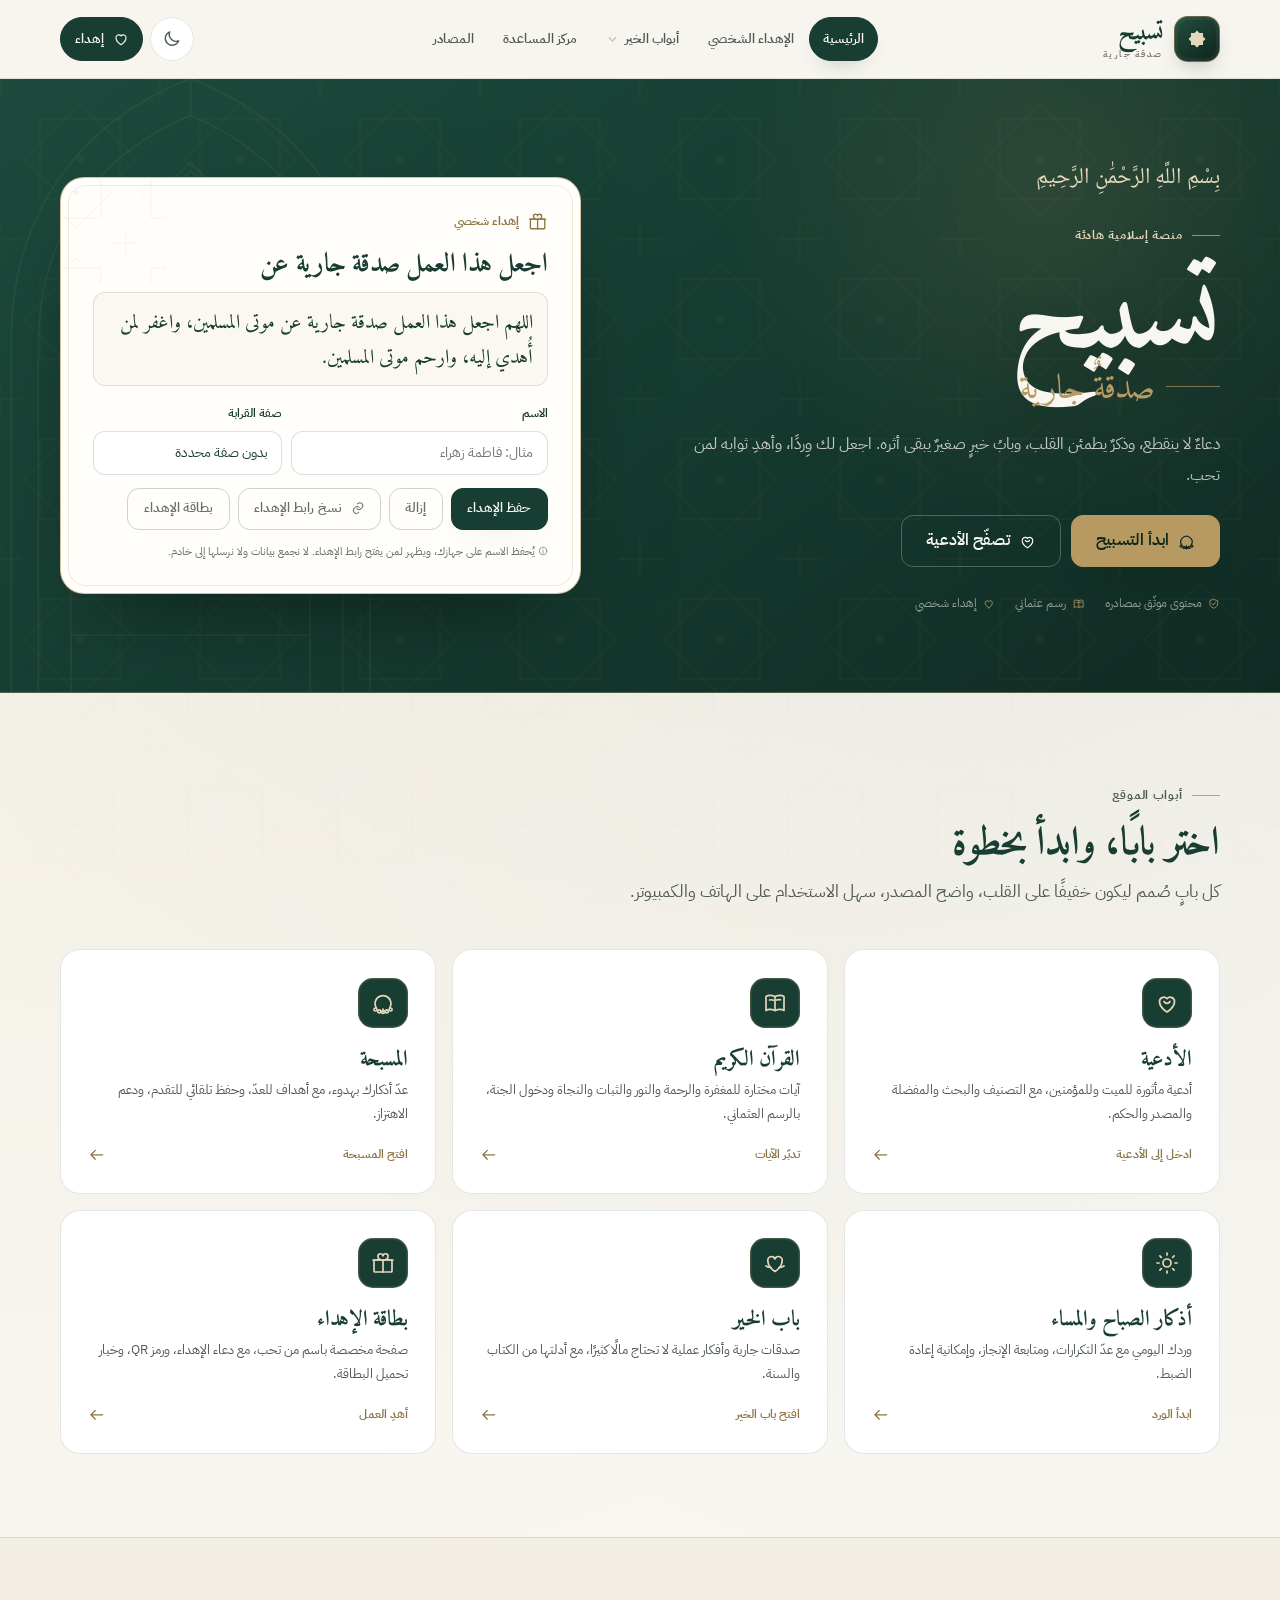
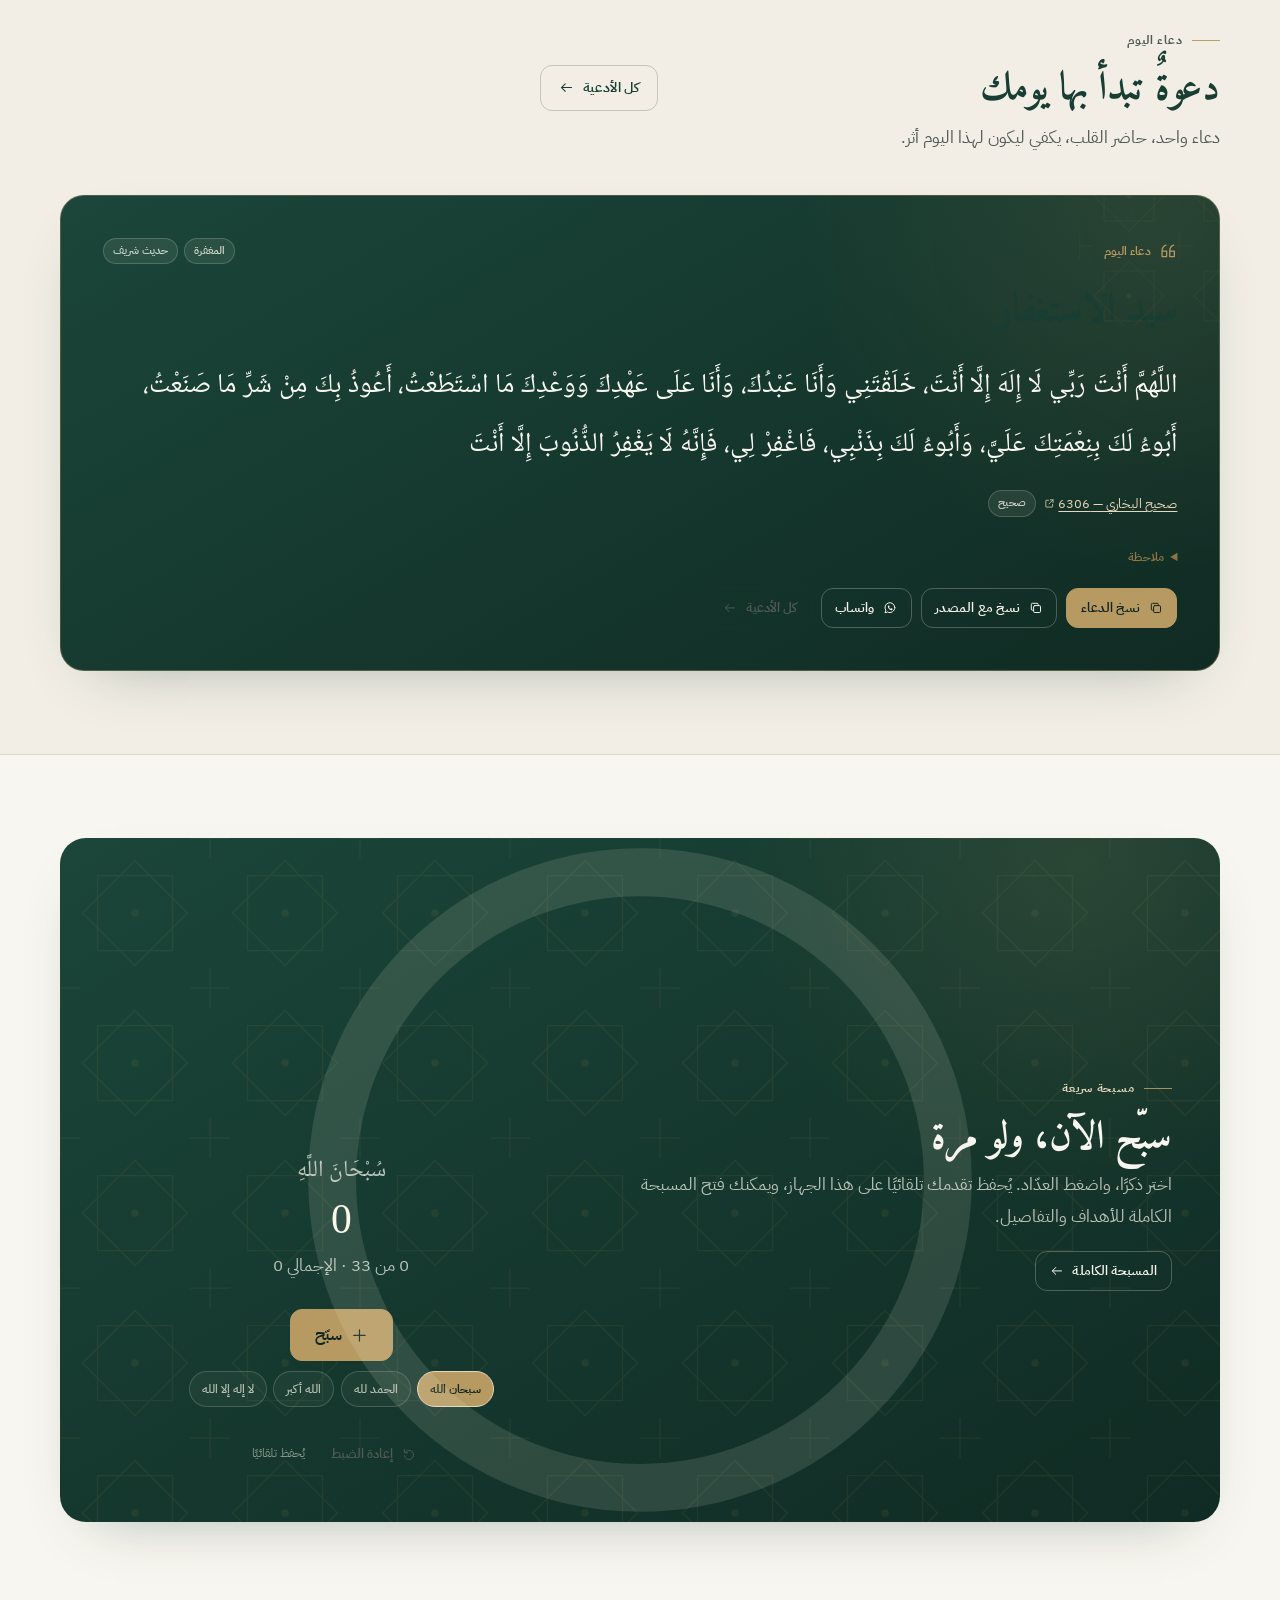
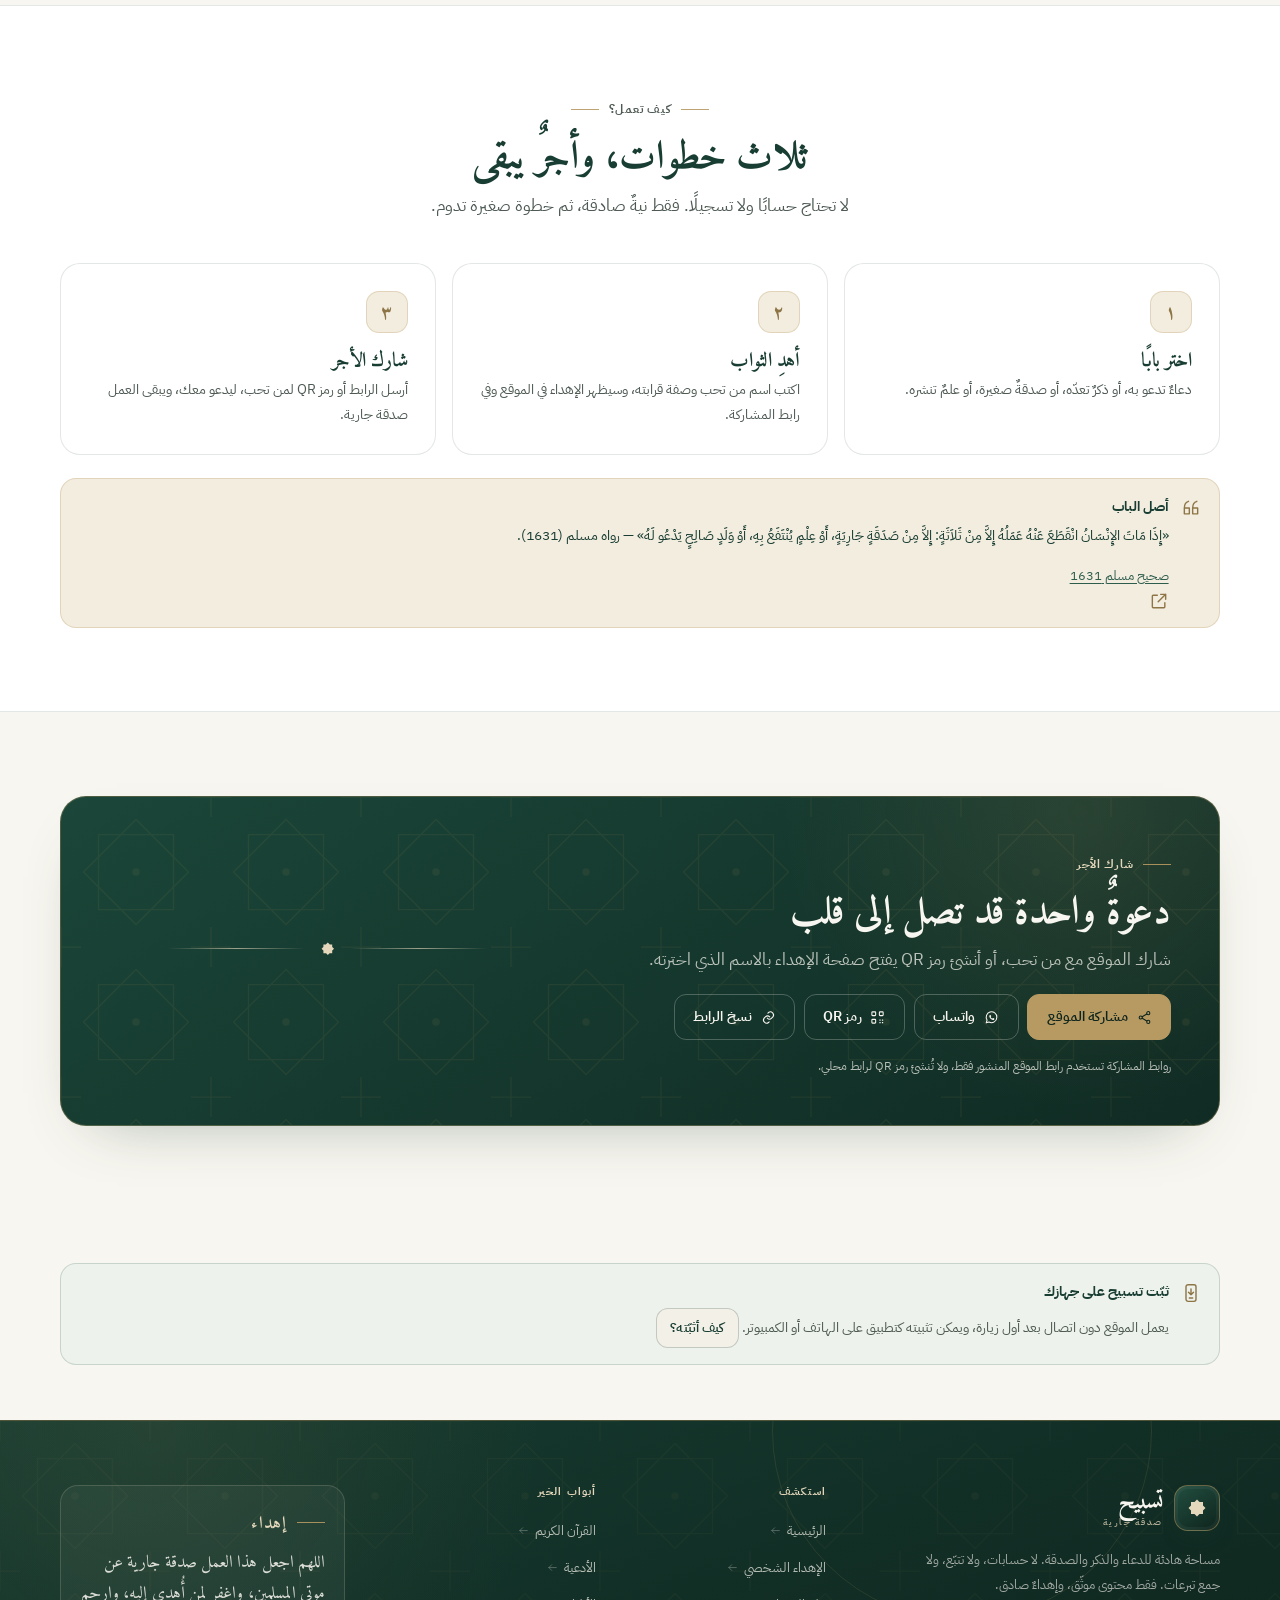
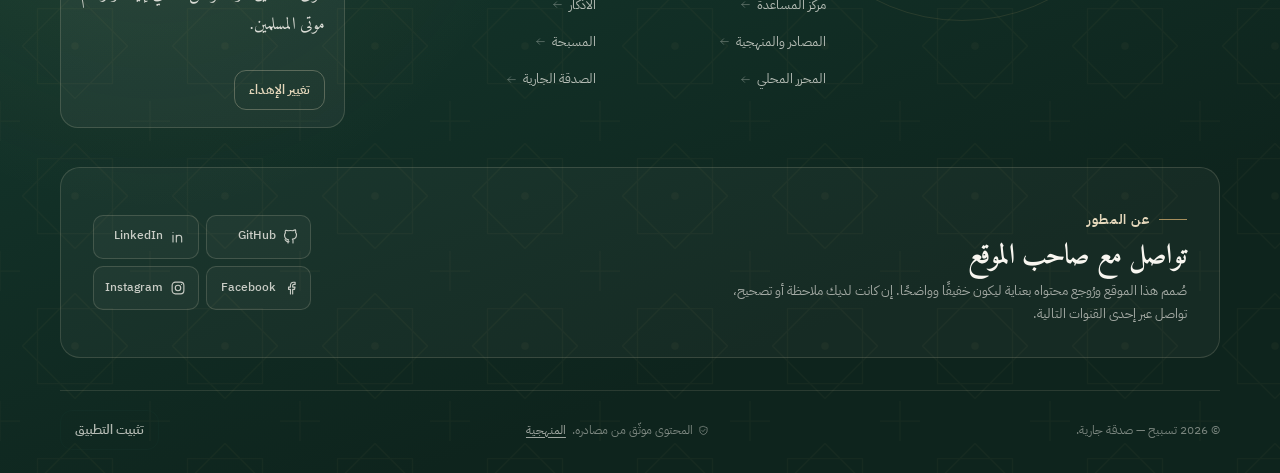
<file: index.html>
<!doctype html>
<html lang="ar" dir="rtl" data-theme="light">

<head>
    <meta charset="utf-8">
    <meta name="viewport" content="width=device-width, initial-scale=1, viewport-fit=cover">
    <title>تسبيح — صدقة جارية</title>
    <meta name="description" content="منصة إسلامية هادئة للأدعية والقرآن والمسبحة وأذكار الصباح والمساء وباب الخير، مع إمكانية إهداء العمل صدقة جارية عن من تحب.">
    <meta name="theme-color" content="#183d32">
    <meta name="color-scheme" content="light dark">
    <meta property="og:type" content="website">
    <meta property="og:title" content="تسبيح — صدقة جارية">
    <meta property="og:description" content="دعاءٌ لا ينقطع، وذكرٌ يطمئن القلب، وبابُ خيرٍ يُهدى لمن تحب.">
    <meta property="og:image" content="assets/images/og-cover.png">
    <meta property="og:locale" content="ar_AR">
    <meta name="twitter:card" content="summary_large_image">
    <link rel="icon" href="assets/images/favicon.svg" type="image/svg+xml">
    <link rel="apple-touch-icon" href="assets/images/apple-touch-icon.png">
    <link rel="manifest" href="manifest.webmanifest">
    <link rel="preload" href="assets/fonts/amiri-arabic-700.woff2" as="font" type="font/woff2" crossorigin>
    <link rel="preload" href="assets/fonts/ibm-plex-sans-arabic-400.woff2" as="font" type="font/woff2" crossorigin>
    <link rel="stylesheet" href="assets/css/base.css">
    <link rel="stylesheet" href="assets/css/components.css">
    <link rel="stylesheet" href="assets/css/pages.css">
    <link rel="stylesheet" href="assets/css/tools.css">
    <link rel="stylesheet" href="assets/css/responsive.css">
    <link rel="stylesheet" href="assets/css/v2.css">
    <script>
        (function() {
            try {
                var theme = localStorage.getItem("tasbeeh.theme.v1");
                try {
                    theme = JSON.parse(theme);
                } catch (error) {}
                if (theme !== "dark" && theme !== "light") {
                    theme = window.matchMedia && window.matchMedia("(prefers-color-scheme: dark)").matches ? "dark" : "light";
                }
                document.documentElement.setAttribute("data-theme", theme);
            } catch (error) {}
        })();
    </script>
</head>

<body data-root="./" data-page="home" data-page-path="">
    <a class="skip-link" href="#main">تخطَّ إلى المحتوى</a>

    <header class="site-header">
        <div class="container header__inner">
            <a class="brand" href="./index.html" aria-label="تسبيح — الصفحة الرئيسية">
                <span class="brand__mark"><svg class="icon icon--fill" aria-hidden="true" focusable="false"><use href="./assets/icons.svg#i-star"></use></svg></span>
                <span class="brand__text"><strong>تسبيح</strong><small>صدقة جارية</small></span>
            </a>
            <nav class="nav" id="site-nav" aria-label="التنقل الرئيسي">
                <div class="nav__mobile-head">
                    <span>القائمة</span>
                    <button class="icon-btn nav__close" type="button" data-nav-close aria-label="إغلاق القائمة">
            <svg class="icon" aria-hidden="true" focusable="false"><use href="./assets/icons.svg#i-close"></use></svg>
          </button>
                </div>
                <a href="./index.html" data-nav="home">الرئيسية</a>
                <a href="./pages/sadaqa.html" data-nav="sadaqa">الإهداء الشخصي</a>
                <div class="nav__group" data-nav-group>
                    <button class="nav__group-toggle" type="button" data-nav-group-toggle aria-expanded="false" aria-controls="nav-good-deeds">
            <span>أبواب الخير</span>
            <svg class="icon nav__chevron" aria-hidden="true" focusable="false"><use href="./assets/icons.svg#i-chevron-down"></use></svg>
          </button>
                    <div class="nav__panel" id="nav-good-deeds">
                        <div class="nav__panel-head">
                            <p class="nav__panel-title">أبواب الخير</p>
                            <p class="nav__panel-sub">خمسة أبوابٍ مختارة، لكلِّ بابٍ أثره.</p>
                        </div>
                        <a href="./pages/quran.html" data-nav="quran">
                            <svg class="icon" aria-hidden="true" focusable="false"><use href="./assets/icons.svg#i-quran"></use></svg>
                            <strong>القرآن</strong><small>آيات للتدبّر</small>
                        </a>
                        <a href="./pages/duas.html" data-nav="duas">
                            <svg class="icon" aria-hidden="true" focusable="false"><use href="./assets/icons.svg#i-dua"></use></svg>
                            <strong>الأدعية</strong><small>مأثورة بمصادرها</small>
                        </a>
                        <a href="./pages/adhkar.html" data-nav="adhkar">
                            <svg class="icon" aria-hidden="true" focusable="false"><use href="./assets/icons.svg#i-sun"></use></svg>
                            <strong>الأذكار</strong><small>صباح ومساء</small>
                        </a>
                        <a href="./pages/tasbeeh.html" data-nav="tasbeeh">
                            <svg class="icon" aria-hidden="true" focusable="false"><use href="./assets/icons.svg#i-beads"></use></svg>
                            <strong>المسبحة</strong><small>عدّاد هادئ</small>
                        </a>
                        <a href="./pages/charity.html" data-nav="charity">
                            <svg class="icon" aria-hidden="true" focusable="false"><use href="./assets/icons.svg#i-hands"></use></svg>
                            <strong>الصدقة الجارية</strong><small>أبواب الخير</small>
                        </a>
                    </div>
                </div>
                <a href="./pages/help.html" data-nav="help">مركز المساعدة</a>
                <a href="./pages/about.html" data-nav="about">المصادر</a>
                <div class="nav__mobile-foot">
                    <button class="btn btn--primary btn--block" type="button" data-open-personalize data-nav-close>
            <svg class="icon" aria-hidden="true" focusable="false"><use href="./assets/icons.svg#i-heart"></use></svg>
            أهدِ العمل صدقة جارية
          </button>
                </div>
            </nav>
            <div class="header__actions">
                <button class="icon-btn" type="button" data-theme-toggle aria-label="تبديل الوضع">
          <svg class="icon" aria-hidden="true" focusable="false"><use href="./assets/icons.svg#i-moon"></use></svg>
        </button>
                <button class="btn btn--outline btn--sm header__dedicate" type="button" data-open-personalize aria-label="إهداء العمل صدقة جارية">
          <svg class="icon" aria-hidden="true" focusable="false"><use href="./assets/icons.svg#i-heart"></use></svg>
          <span class="btn__label">إهداء</span>
        </button>
                <button class="icon-btn nav-toggle" type="button" data-nav-toggle aria-expanded="false" aria-controls="site-nav" aria-label="فتح القائمة">
          <svg class="icon" aria-hidden="true" focusable="false"><use href="./assets/icons.svg#i-menu"></use></svg>
        </button>
            </div>
        </div>
    </header>

    <main id="main">
        <section class="hero">
            <div class="container hero__inner">
                <div class="hero__copy">
                    <p class="hero__basmala">بِسْمِ اللَّهِ الرَّحْمَٰنِ الرَّحِيمِ</p>
                    <p class="eyebrow">منصة إسلامية هادئة</p>
                    <h1 class="hero__title">
                        <span class="hero__title-main">تسبيح</span>
                        <span class="hero__title-sub">صدقةٌ جارية</span>
                    </h1>
                    <p class="hero__lead">دعاءٌ لا ينقطع، وذكرٌ يطمئن القلب، وبابُ خيرٍ صغيرٌ يبقى أثره. اجعل لك وِردًا، وأهدِ ثوابه لمن تحب.</p>
                    <div class="hero__actions">
                        <a class="btn btn--primary btn--lg" href="pages/tasbeeh.html">
                            <svg class="icon" aria-hidden="true"><use href="assets/icons.svg#i-beads"></use></svg> ابدأ التسبيح
                        </a>
                        <a class="btn btn--outline btn--lg" href="pages/duas.html">
                            <svg class="icon" aria-hidden="true"><use href="assets/icons.svg#i-dua"></use></svg> تصفّح الأدعية
                        </a>
                    </div>
                    <div class="hero__meta">
                        <span><svg class="icon" aria-hidden="true"><use href="assets/icons.svg#i-shield"></use></svg> محتوى موثّق بمصادره</span>
                        <span><svg class="icon" aria-hidden="true"><use href="assets/icons.svg#i-quran"></use></svg> رسم عثماني</span>
                        <span><svg class="icon" aria-hidden="true"><use href="assets/icons.svg#i-heart"></use></svg> إهداء شخصي</span>
                    </div>
                </div>

                <div class="hero__card">
                    <div class="dedication-card">
                        <div class="dedication-card__head">
                            <svg class="icon" aria-hidden="true"><use href="assets/icons.svg#i-gift"></use></svg>
                            <p class="dedication-card__label">إهداء شخصي</p>
                        </div>
                        <h2>اجعل هذا العمل صدقة جارية عن</h2>
                        <p class="dedication-card__current" data-dedication="full">اللهم اجعل هذا العمل صدقة جارية عن موتى المسلمين، واغفر لمن أُهدي إليه، وارحم موتى المسلمين.</p>
                        <form class="dedication-form" data-personalize-form novalidate>
                            <div class="dedication-form__row">
                                <div class="field">
                                    <label for="home-name">الاسم</label>
                                    <input class="input" id="home-name" name="name" data-personalize-name type="text" maxlength="80" autocomplete="off" placeholder="مثال: فاطمة زهراء">
                                </div>
                                <div class="field">
                                    <label for="home-rel">صفة القرابة</label>
                                    <select class="select" id="home-rel" name="rel" data-personalize-rel></select>
                                </div>
                            </div>
                            <p class="field__error" data-personalize-error hidden></p>
                            <div class="dedication-form__actions">
                                <button class="btn btn--primary" type="submit">حفظ الإهداء</button>
                                <button class="btn btn--ghost" type="button" data-reset-personalization>إزالة</button>
                                <button class="btn btn--ghost" type="button" data-copy-dedication>
                  <svg class="icon" aria-hidden="true"><use href="assets/icons.svg#i-link"></use></svg>
                  نسخ رابط الإهداء
                </button>
                                <a class="btn btn--ghost" href="pages/sadaqa.html">بطاقة الإهداء</a>
                            </div>
                        </form>
                        <p class="dedication-card__note">
                            <svg class="icon" aria-hidden="true"><use href="assets/icons.svg#i-info"></use></svg> يُحفظ الاسم على جهازك، ويظهر لمن يفتح رابط الإهداء. لا نجمع بيانات ولا نرسلها إلى خادم.
                        </p>
                    </div>
                </div>
            </div>
        </section>

        <section class="section">
            <div class="container">
                <div class="section-head reveal">
                    <p class="eyebrow">أبواب الموقع</p>
                    <h2>اختر بابًا، وابدأ بخطوة</h2>
                    <p>كل بابٍ صُمم ليكون خفيفًا على القلب، واضح المصدر، سهل الاستخدام على الهاتف والكمبيوتر.</p>
                </div>
                <div class="portal-grid">
                    <a class="portal-card reveal" href="pages/duas.html">
                        <span class="portal-card__icon"><svg class="icon" aria-hidden="true"><use href="assets/icons.svg#i-dua"></use></svg></span>
                        <h3>الأدعية</h3>
                        <p>أدعية مأثورة للميت وللمؤمنين، مع التصنيف والبحث والمفضلة والمصدر والحكم.</p>
                        <span class="portal-card__foot">ادخل إلى الأدعية <svg class="icon" aria-hidden="true"><use href="assets/icons.svg#i-arrow-left"></use></svg></span>
                    </a>
                    <a class="portal-card reveal" href="pages/quran.html">
                        <span class="portal-card__icon"><svg class="icon" aria-hidden="true"><use href="assets/icons.svg#i-quran"></use></svg></span>
                        <h3>القرآن الكريم</h3>
                        <p>آيات مختارة للمغفرة والرحمة والنور والثبات والنجاة ودخول الجنة، بالرسم العثماني.</p>
                        <span class="portal-card__foot">تدبّر الآيات <svg class="icon" aria-hidden="true"><use href="assets/icons.svg#i-arrow-left"></use></svg></span>
                    </a>
                    <a class="portal-card reveal" href="pages/tasbeeh.html">
                        <span class="portal-card__icon"><svg class="icon" aria-hidden="true"><use href="assets/icons.svg#i-beads"></use></svg></span>
                        <h3>المسبحة</h3>
                        <p>عدّ أذكارك بهدوء، مع أهداف للعدّ، وحفظ تلقائي للتقدم، ودعم الاهتزاز.</p>
                        <span class="portal-card__foot">افتح المسبحة <svg class="icon" aria-hidden="true"><use href="assets/icons.svg#i-arrow-left"></use></svg></span>
                    </a>
                    <a class="portal-card reveal" href="pages/adhkar.html">
                        <span class="portal-card__icon"><svg class="icon" aria-hidden="true"><use href="assets/icons.svg#i-sun"></use></svg></span>
                        <h3>أذكار الصباح والمساء</h3>
                        <p>وردك اليومي مع عدّ التكرارات، ومتابعة الإنجاز، وإمكانية إعادة الضبط.</p>
                        <span class="portal-card__foot">ابدأ الورد <svg class="icon" aria-hidden="true"><use href="assets/icons.svg#i-arrow-left"></use></svg></span>
                    </a>
                    <a class="portal-card reveal" href="pages/charity.html">
                        <span class="portal-card__icon"><svg class="icon" aria-hidden="true"><use href="assets/icons.svg#i-hands"></use></svg></span>
                        <h3>باب الخير</h3>
                        <p>صدقات جارية وأفكار عملية لا تحتاج مالًا كثيرًا، مع أدلتها من الكتاب والسنة.</p>
                        <span class="portal-card__foot">افتح باب الخير <svg class="icon" aria-hidden="true"><use href="assets/icons.svg#i-arrow-left"></use></svg></span>
                    </a>
                    <a class="portal-card reveal" href="pages/sadaqa.html">
                        <span class="portal-card__icon"><svg class="icon" aria-hidden="true"><use href="assets/icons.svg#i-gift"></use></svg></span>
                        <h3>بطاقة الإهداء</h3>
                        <p>صفحة مخصصة باسم من تحب، مع دعاء الإهداء، ورمز QR، وخيار تحميل البطاقة.</p>
                        <span class="portal-card__foot">أهدِ العمل <svg class="icon" aria-hidden="true"><use href="assets/icons.svg#i-arrow-left"></use></svg></span>
                    </a>
                </div>
            </div>
        </section>

        <section class="section section--soft">
            <div class="container">
                <div class="section-head spread reveal">
                    <div>
                        <p class="eyebrow">دعاء اليوم</p>
                        <h2>دعوةٌ تبدأ بها يومك</h2>
                        <p>دعاء واحد، حاضر القلب، يكفي ليكون لهذا اليوم أثر.</p>
                    </div>
                    <a class="btn btn--outline" href="pages/duas.html">كل الأدعية <svg class="icon" aria-hidden="true"><use href="assets/icons.svg#i-arrow-left"></use></svg></a>
                </div>
                <div class="reveal" id="daily-dua" aria-live="polite">
                    <div class="daily-card">
                        <div class="daily-card__loading">
                            <div class="skeleton skeleton--line"></div>
                            <div class="skeleton skeleton--line"></div>
                            <div class="skeleton skeleton--line"></div>
                        </div>
                    </div>
                </div>
            </div>
        </section>

        <section class="section">
            <div class="container">
                <div class="quick-panel reveal" data-tasbeeh-widget data-mode="compact">
                    <div class="quick-panel__inner">
                        <div>
                            <p class="eyebrow">مسبحة سريعة</p>
                            <h2>سبّح الآن، ولو مرة</h2>
                            <p>اختر ذكرًا، واضغط العدّاد. يُحفظ تقدمك تلقائيًا على هذا الجهاز، ويمكنك فتح المسبحة الكاملة للأهداف والتفاصيل.</p>
                            <div class="quick-panel__actions">
                                <a class="btn btn--outline btn--sm" href="pages/tasbeeh.html">المسبحة الكاملة <svg class="icon" aria-hidden="true"><use href="assets/icons.svg#i-arrow-left"></use></svg></a>
                            </div>
                        </div>
                        <div class="quick-counter" data-tasbeeh-app>
                            <div class="loading-state">
                                <span class="spinner" aria-hidden="true"></span>
                                <p>جارٍ تجهيز المسبحة…</p>
                            </div>
                        </div>
                    </div>
                </div>
            </div>
        </section>

        <section class="section section--paper">
            <div class="container">
                <div class="section-head section-head--center reveal">
                    <p class="eyebrow eyebrow--center">كيف تعمل؟</p>
                    <h2>ثلاث خطوات، وأجرٌ يبقى</h2>
                    <p>لا تحتاج حسابًا ولا تسجيلًا. فقط نيةٌ صادقة، ثم خطوة صغيرة تدوم.</p>
                </div>
                <div class="steps">
                    <div class="step reveal">
                        <span class="step__number">١</span>
                        <h3>اختر بابًا</h3>
                        <p>دعاءٌ تدعو به، أو ذكرٌ تعدّه، أو صدقةٌ صغيرة، أو علمٌ تنشره.</p>
                    </div>
                    <div class="step reveal">
                        <span class="step__number">٢</span>
                        <h3>أهدِ الثواب</h3>
                        <p>اكتب اسم من تحب وصفة قرابته، وسيظهر الإهداء في الموقع وفي رابط المشاركة.</p>
                    </div>
                    <div class="step reveal">
                        <span class="step__number">٣</span>
                        <h3>شارك الأجر</h3>
                        <p>أرسل الرابط أو رمز QR لمن تحب، ليدعو معك، ويبقى العمل صدقة جارية.</p>
                    </div>
                </div>
                <div class="callout callout--gold reveal" style="margin-top:1.4rem">
                    <svg class="icon" aria-hidden="true"><use href="assets/icons.svg#i-quote"></use></svg>
                    <div class="callout__body">
                        <span class="callout__title">أصل الباب</span>
                        <p>«إِذَا مَاتَ الإِنْسَانُ انْقَطَعَ عَنْهُ عَمَلُهُ إِلاَّ مِنْ ثَلاَثَةٍ: إِلاَّ مِنْ صَدَقَةٍ جَارِيَةٍ، أَوْ عِلْمٍ يُنْتَفَعُ بِهِ، أَوْ وَلَدٍ صَالِحٍ يَدْعُو لَهُ» — رواه مسلم (1631).</p>
                        <p class="small" style="margin-top:.4rem"><a href="https://sunnah.com/muslim:1631" target="_blank" rel="noopener noreferrer">صحيح مسلم 1631 <svg class="icon" aria-hidden="true"><use href="assets/icons.svg#i-external"></use></svg></a></p>
                    </div>
                </div>
            </div>
        </section>

        <section class="section">
            <div class="container">
                <div class="share-panel reveal">
                    <div class="share-panel__inner">
                        <div>
                            <p class="eyebrow">شارك الأجر</p>
                            <h2>دعوةٌ واحدة قد تصل إلى قلب</h2>
                            <p>شارك الموقع مع من تحب، أو أنشئ رمز QR يفتح صفحة الإهداء بالاسم الذي اخترته.</p>
                            <div class="share-panel__actions">
                                <button class="btn btn--primary" type="button" data-open-share data-share-path="">
                  <svg class="icon" aria-hidden="true"><use href="assets/icons.svg#i-share"></use></svg>
                  مشاركة الموقع
                </button>
                                <button class="btn btn--outline" type="button" data-share-whatsapp data-share-path="">
                  <svg class="icon" aria-hidden="true"><use href="assets/icons.svg#i-whatsapp"></use></svg>
                  واتساب
                </button>
                                <button class="btn btn--outline" type="button" data-open-qr data-qr-path="">
                  <svg class="icon" aria-hidden="true"><use href="assets/icons.svg#i-qr"></use></svg>
                  رمز QR
                </button>
                                <button class="btn btn--outline" type="button" data-copy-link data-share-path="">
                  <svg class="icon" aria-hidden="true"><use href="assets/icons.svg#i-link"></use></svg>
                  نسخ الرابط
                </button>
                            </div>
                            <p class="share-panel__note">روابط المشاركة تستخدم رابط الموقع المنشور فقط، ولا تُنشئ رمز QR لرابط محلي.</p>
                        </div>
                        <div class="share-panel__visual">
                            <div class="ornament"><svg class="icon" aria-hidden="true"><use href="assets/icons.svg#i-star"></use></svg></div>
                        </div>
                    </div>
                </div>
            </div>
        </section>

        <section class="section--tight">
            <div class="container">
                <div class="callout callout--emerald reveal">
                    <svg class="icon" aria-hidden="true"><use href="assets/icons.svg#i-install"></use></svg>
                    <div class="callout__body">
                        <span class="callout__title">ثبّت تسبيح على جهازك</span>
                        <p>يعمل الموقع دون اتصال بعد أول زيارة، ويمكن تثبيته كتطبيق على الهاتف أو الكمبيوتر. <button class="btn btn--soft btn--sm" type="button" data-install-app>كيف أثبّته؟</button></p>
                    </div>
                </div>
            </div>
        </section>
    </main>

    <footer class="site-footer">
        <div class="container footer__inner">
            <div class="footer__top">
                <div class="footer__brand">
                    <a class="brand" href="./index.html" aria-label="تسبيح — الصفحة الرئيسية">
                        <span class="brand__mark"><svg class="icon icon--fill" aria-hidden="true" focusable="false"><use href="./assets/icons.svg#i-star"></use></svg></span>
                        <span class="brand__text"><strong>تسبيح</strong><small>صدقة جارية</small></span>
                    </a>
                    <p>مساحة هادئة للدعاء والذكر والصدقة. لا حسابات، ولا تتبّع، ولا جمع تبرعات. فقط محتوى موثّق، وإهداءٌ صادق.</p>
                </div>
                <nav class="footer__nav" aria-label="استكشف الموقع">
                    <h2>استكشف</h2>
                    <a href="./index.html">الرئيسية <svg class="icon" aria-hidden="true" focusable="false"><use href="./assets/icons.svg#i-arrow-left"></use></svg></a>
                    <a href="./pages/sadaqa.html">الإهداء الشخصي <svg class="icon" aria-hidden="true" focusable="false"><use href="./assets/icons.svg#i-arrow-left"></use></svg></a>
                    <a href="./pages/help.html">مركز المساعدة <svg class="icon" aria-hidden="true" focusable="false"><use href="./assets/icons.svg#i-arrow-left"></use></svg></a>
                    <a href="./pages/about.html">المصادر والمنهجية <svg class="icon" aria-hidden="true" focusable="false"><use href="./assets/icons.svg#i-arrow-left"></use></svg></a>
                    <a href="./pages/editor.html">المحرر المحلي <svg class="icon" aria-hidden="true" focusable="false"><use href="./assets/icons.svg#i-arrow-left"></use></svg></a>
                </nav>
                <nav class="footer__nav" aria-label="أبواب الخير">
                    <h2>أبواب الخير</h2>
                    <a href="./pages/quran.html">القرآن الكريم <svg class="icon" aria-hidden="true" focusable="false"><use href="./assets/icons.svg#i-arrow-left"></use></svg></a>
                    <a href="./pages/duas.html">الأدعية <svg class="icon" aria-hidden="true" focusable="false"><use href="./assets/icons.svg#i-arrow-left"></use></svg></a>
                    <a href="./pages/adhkar.html">الأذكار <svg class="icon" aria-hidden="true" focusable="false"><use href="./assets/icons.svg#i-arrow-left"></use></svg></a>
                    <a href="./pages/tasbeeh.html">المسبحة <svg class="icon" aria-hidden="true" focusable="false"><use href="./assets/icons.svg#i-arrow-left"></use></svg></a>
                    <a href="./pages/charity.html">الصدقة الجارية <svg class="icon" aria-hidden="true" focusable="false"><use href="./assets/icons.svg#i-arrow-left"></use></svg></a>
                </nav>
                <div class="footer__dedication">
                    <p class="eyebrow">إهداء</p>
                    <p data-dedication="full">اللهم اجعل هذا العمل صدقة جارية عن موتى المسلمين، واغفر لمن أُهدي إليه، وارحم موتى المسلمين.</p>
                    <button class="btn btn--outline btn--sm" type="button" data-open-personalize>تغيير الإهداء</button>
                </div>
            </div>

            <section class="developer-card" aria-labelledby="developer-title">
                <div class="developer-card__intro">
                    <p class="eyebrow">عن المطور</p>
                    <h2 id="developer-title">تواصل مع صاحب الموقع</h2>
                    <p>صُمم هذا الموقع ورُوجع محتواه بعناية ليكون خفيفًا وواضحًا. إن كانت لديك ملاحظة أو تصحيح، تواصل عبر إحدى القنوات التالية.</p>
                </div>
                <div class="developer-card__identity">

                    <div>

                    </div>
                </div>
                <div class="developer-card__links">
                    <a class="social-link" href="https://github.com/abdelmouniemeessay" target="_blank" rel="noopener noreferrer" aria-label="GitHub — Abdelmounieme Essayd">
                        <svg class="icon" aria-hidden="true" focusable="false"><use href="./assets/icons.svg#i-github"></use></svg> GitHub
                    </a>
                    <a class="social-link" href="https://www.linkedin.com/in/abd-el-mounieme-essayd-589a63304?utm_source=share_via&utm_content=profile&utm_medium=member_android" target="_blank" rel="noopener noreferrer" aria-label="LinkedIn — Abdelmounieme Essayd">
                        <svg class="icon" aria-hidden="true" focusable="false"><use href="./assets/icons.svg#i-linkedin"></use></svg> LinkedIn
                    </a>
                    <a class="social-link" href="https://www.facebook.com/share/1FzVx9LVn7/" target="_blank" rel="noopener noreferrer" aria-label="Facebook — Abdelmounieme Essayd">
                        <svg class="icon" aria-hidden="true" focusable="false"><use href="./assets/icons.svg#i-facebook"></use></svg> Facebook
                    </a>
                    <a class="social-link" href="https://www.instagram.com/ess._.moun3im" target="_blank" rel="noopener noreferrer" aria-label="Instagram — Abdelmounieme Essayd">
                        <svg class="icon" aria-hidden="true" focusable="false"><use href="./assets/icons.svg#i-instagram"></use></svg> Instagram
                    </a>
                </div>
            </section>

            <div class="footer__bottom">
                <p>© <span data-year>2026</span> تسبيح — صدقة جارية.</p>
                <p class="footer__note"><svg class="icon" aria-hidden="true" focusable="false"><use href="./assets/icons.svg#i-shield"></use></svg> المحتوى موثّق من مصادره. <a href="./pages/about.html">المنهجية</a></p>
                <p><button class="btn btn--ghost btn--sm" type="button" data-install-app>تثبيت التطبيق</button></p>
            </div>
        </div>
    </footer>

    <script src="assets/js/app.js" defer></script>
    <script src="assets/js/share.js" defer></script>
    <script src="assets/js/home.js" defer></script>
    <script src="assets/js/tasbeeh.js" defer></script>
</body>

</html>
</file>
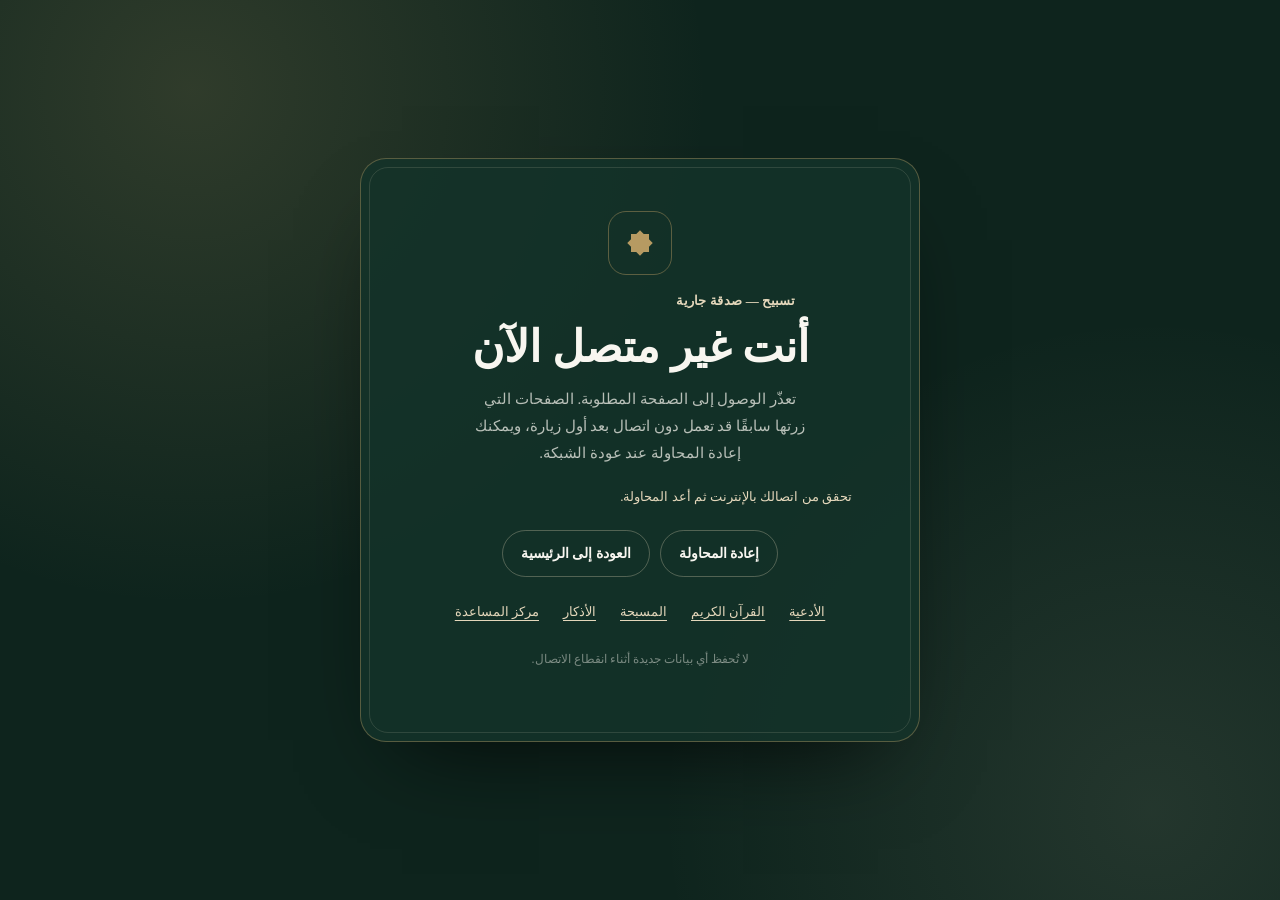
<file: offline.html>
<!doctype html>
<html lang="ar" dir="rtl">
<head>
  <meta charset="utf-8">
  <meta name="viewport" content="width=device-width, initial-scale=1">
  <title>أنت غير متصل — تسبيح صدقة جارية</title>
  <meta name="robots" content="noindex, nofollow">
  <meta name="theme-color" content="#183d32">
  <link rel="icon" href="data:image/svg+xml,%3Csvg xmlns='http://www.w3.org/2000/svg' viewBox='0 0 64 64'%3E%3Crect width='64' height='64' rx='14' fill='%23183d32'/%3E%3Crect x='3.5' y='3.5' width='57' height='57' rx='11' fill='none' stroke='%23b69a62' stroke-opacity='.6'/%3E%3Cg transform='translate(32 32)'%3E%3Crect x='-13' y='-13' width='26' height='26' fill='%23b69a62'/%3E%3Crect x='-13' y='-13' width='26' height='26' fill='%23b69a62' transform='rotate(45)'/%3E%3Ccircle r='4' fill='%23f8f6f0'/%3E%3C/g%3E%3C/svg%3E" type="image/svg+xml">
  <style>
    :root { color-scheme: light; }
    * { box-sizing: border-box; }
    html, body { min-height: 100%; }
    body {
      margin: 0;
      display: grid;
      place-items: center;
      min-height: 100vh;
      padding: 24px;
      background: #0e241d;
      background-image:
        radial-gradient(circle at 15% 10%, rgba(182, 154, 98, .2), transparent 38%),
        radial-gradient(circle at 90% 90%, rgba(228, 215, 187, .1), transparent 35%);
      color: #f8f6f0;
      font-family: "IBM Plex Sans Arabic", "Segoe UI", Tahoma, "Noto Naskh Arabic", "Amiri", serif;
      line-height: 1.8;
    }
    .offline-card {
      position: relative;
      width: min(100%, 560px);
      padding: clamp(28px, 7vw, 52px) clamp(20px, 5vw, 40px);
      border: 1px solid rgba(182, 154, 98, .42);
      border-radius: 26px;
      background: rgba(20, 51, 42, .88);
      box-shadow: 0 40px 90px -42px rgba(0, 0, 0, .8);
      text-align: center;
    }
    .offline-card::before {
      content: "";
      position: absolute;
      inset: 8px;
      border: 1px solid rgba(228, 215, 187, .14);
      border-radius: 19px;
      pointer-events: none;
    }
    .star { width: 64px; height: 64px; margin: 0 auto 14px; display: grid; place-items: center; border: 1px solid rgba(182, 154, 98, .45); border-radius: 18px; color: #b69a62; }
    .star svg { width: 36px; height: 36px; fill: currentColor; }
    .kicker { margin: 0 0 6px; color: #e4d7bb; font-size: 13px; font-weight: 700; letter-spacing: .02em; }
    h1 { margin: 0 0 10px; font-family: "Amiri", "Times New Roman", serif; font-size: clamp(30px, 8vw, 44px); line-height: 1.3; }
    p { margin: 0 auto 18px; max-width: 44ch; color: rgba(248, 246, 240, .72); font-size: 15px; }
    .actions { display: flex; flex-wrap: wrap; justify-content: center; gap: 10px; margin-top: 22px; }
    a, button {
      display: inline-flex;
      align-items: center;
      justify-content: center;
      min-height: 46px;
      padding: 10px 18px;
      border-radius: 999px;
      border: 1px solid rgba(228, 215, 187, .3);
      background: transparent;
      color: #f8f6f0;
      font: inherit;
      font-size: 14px;
      font-weight: 600;
      text-decoration: none;
      cursor: pointer;
      transition: background-color .2s ease, border-color .2s ease, color .2s ease;
    }
    a.primary { background: #b69a62; border-color: #b69a62; color: #0e241d; }
    a:hover, button:hover { background: rgba(228, 215, 187, .1); border-color: rgba(228, 215, 187, .5); }
    a.primary:hover { background: #c5aa73; border-color: #c5aa73; }
    .note { margin-top: 18px; color: rgba(248, 246, 240, .45); font-size: 12px; }
    .links { display: flex; flex-wrap: wrap; justify-content: center; gap: 8px 16px; margin-top: 14px; }
    .links a { min-height: 40px; padding: 0 4px; border: 0; color: #e4d7bb; font-size: 13px; font-weight: 500; text-decoration: underline; text-underline-offset: 4px; }
    .status { margin: 0 0 4px; color: #e4d7bb; font-size: 13px; }
  </style>
</head>
<body>
  <main class="offline-card">
    <div class="star" aria-hidden="true">
      <svg viewBox="0 0 24 24"><path d="M6 6h12v12H6zM12 3.5 20.5 12 12 20.5 3.5 12z"/></svg>
    </div>
    <p class="kicker">تسبيح — صدقة جارية</p>
    <h1>أنت غير متصل الآن</h1>
    <p>تعذّر الوصول إلى الصفحة المطلوبة. الصفحات التي زرتها سابقًا قد تعمل دون اتصال بعد أول زيارة، ويمكنك إعادة المحاولة عند عودة الشبكة.</p>
    <p class="status" data-status>تحقق من اتصالك بالإنترنت ثم أعد المحاولة.</p>
    <div class="actions">
      <button class="primary" type="button" data-retry>إعادة المحاولة</button>
      <a href="./" data-home>العودة إلى الرئيسية</a>
    </div>
    <div class="links">
      <a href="./pages/duas.html" data-path="pages/duas.html">الأدعية</a>
      <a href="./pages/quran.html" data-path="pages/quran.html">القرآن الكريم</a>
      <a href="./pages/tasbeeh.html" data-path="pages/tasbeeh.html">المسبحة</a>
      <a href="./pages/adhkar.html" data-path="pages/adhkar.html">الأذكار</a>
      <a href="./pages/help.html" data-path="pages/help.html">مركز المساعدة</a>
    </div>
    <p class="note">لا تُحفظ أي بيانات جديدة أثناء انقطاع الاتصال.</p>
  </main>
  <script>
    (function () {
      var base = null;
      if (navigator.serviceWorker && navigator.serviceWorker.controller) {
        try { base = new URL("./", navigator.serviceWorker.controller.scriptURL).href; } catch (error) {}
      }
      if (!base) {
        try { base = new URL("./", location.href).href; } catch (error) { base = "./"; }
      }
      document.querySelectorAll("[data-home]").forEach(function (link) { link.href = base; });
      document.querySelectorAll("[data-path]").forEach(function (link) { link.href = new URL(link.dataset.path, base).href; });
      var retry = document.querySelector("[data-retry]");
      if (retry) retry.addEventListener("click", function () { location.reload(); });
      window.addEventListener("online", function () {
        var status = document.querySelector("[data-status]");
        if (status) status.textContent = "عاد الاتصال. أعد المحاولة لفتح الصفحة.";
      });
    })();
  </script>
</body>
</html>
</file>
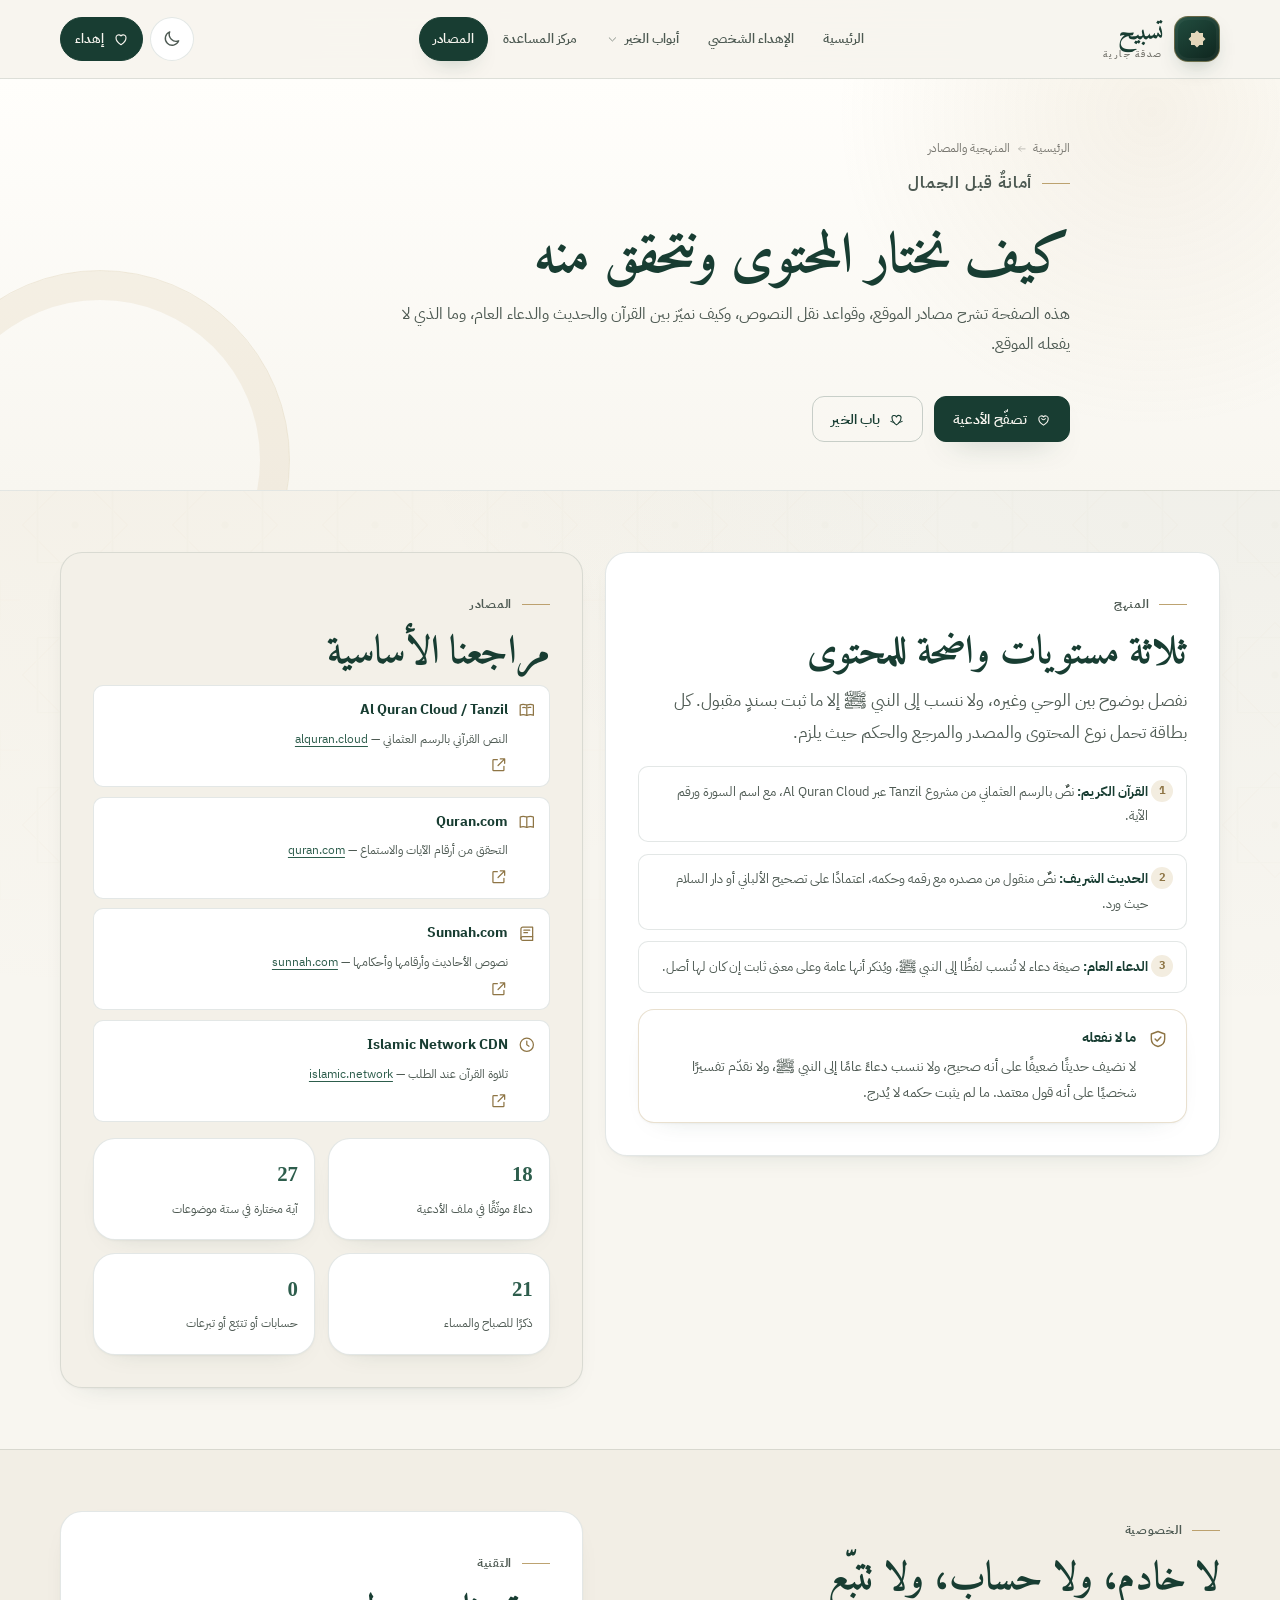
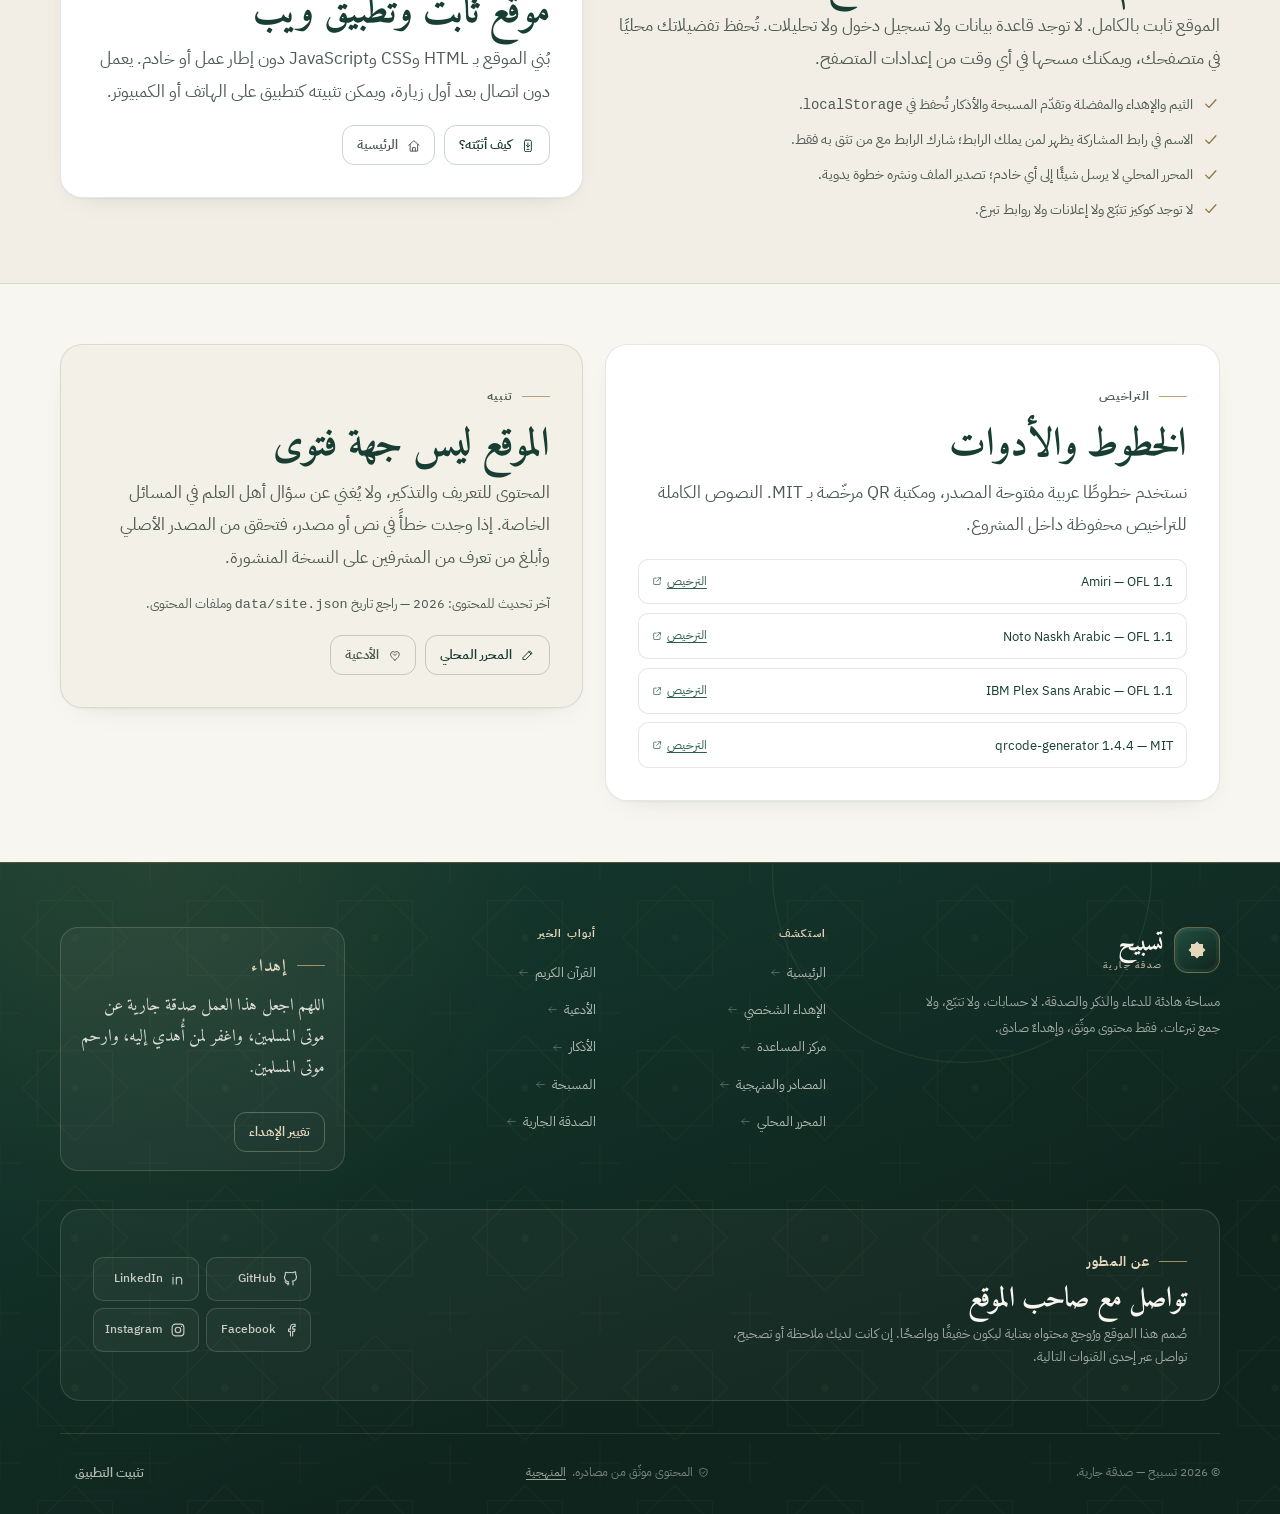
<file: pages/about.html>
<!doctype html>
<html lang="ar" dir="rtl" data-theme="light">
<head>
  <meta charset="utf-8">
  <meta name="viewport" content="width=device-width, initial-scale=1, viewport-fit=cover">
  <title>المنهجية والمصادر — تسبيح صدقة جارية</title>
  <meta name="description" content="منهجية الموقع في نقل القرآن والأحاديث والأدعية، ومصادره، وخصوصيته، وتراخيص الخطوط والأدوات.">
  <meta name="theme-color" content="#183d32">
  <meta name="color-scheme" content="light dark">
  <meta property="og:type" content="website">
  <meta property="og:title" content="المنهجية والمصادر — تسبيح صدقة جارية">
  <meta property="og:description" content="منهجية الموقع في نقل القرآن والأحاديث والأدعية، ومصادره، وخصوصيته، وتراخيص الخطوط والأدوات.">
  <meta property="og:image" content="../assets/images/og-cover.png">
  <meta property="og:locale" content="ar_AR">
  <meta name="twitter:card" content="summary_large_image">
  <link rel="icon" href="../assets/images/favicon.svg" type="image/svg+xml">
  <link rel="apple-touch-icon" href="../assets/images/apple-touch-icon.png">
  <link rel="manifest" href="../manifest.webmanifest">
  <link rel="preload" href="../assets/fonts/amiri-arabic-700.woff2" as="font" type="font/woff2" crossorigin>
  <link rel="preload" href="../assets/fonts/ibm-plex-sans-arabic-400.woff2" as="font" type="font/woff2" crossorigin>
  <link rel="stylesheet" href="../assets/css/base.css">
  <link rel="stylesheet" href="../assets/css/components.css">
  <link rel="stylesheet" href="../assets/css/pages.css">
  <link rel="stylesheet" href="../assets/css/tools.css">
  <link rel="stylesheet" href="../assets/css/responsive.css">
  <link rel="stylesheet" href="../assets/css/v2.css">
  <script>
    (function () {
      try {
        var theme = localStorage.getItem("tasbeeh.theme.v1");
        try { theme = JSON.parse(theme); } catch (error) {}
        if (theme !== "dark" && theme !== "light") {
          theme = window.matchMedia && window.matchMedia("(prefers-color-scheme: dark)").matches ? "dark" : "light";
        }
        document.documentElement.setAttribute("data-theme", theme);
      } catch (error) {}
    })();
  </script>
</head>
<body data-root="../" data-page="about" data-page-path="pages/about.html">
  <a class="skip-link" href="#main">تخطَّ إلى المحتوى</a>

  <header class="site-header">
    <div class="container header__inner">
      <a class="brand" href="../index.html" aria-label="تسبيح — الصفحة الرئيسية">
        <span class="brand__mark"><svg class="icon icon--fill" aria-hidden="true" focusable="false"><use href="../assets/icons.svg#i-star"></use></svg></span>
        <span class="brand__text"><strong>تسبيح</strong><small>صدقة جارية</small></span>
      </a>
      <nav class="nav" id="site-nav" aria-label="التنقل الرئيسي">
        <div class="nav__mobile-head">
          <span>القائمة</span>
          <button class="icon-btn nav__close" type="button" data-nav-close aria-label="إغلاق القائمة">
            <svg class="icon" aria-hidden="true" focusable="false"><use href="../assets/icons.svg#i-close"></use></svg>
          </button>
        </div>
        <a href="../index.html" data-nav="home">الرئيسية</a>
        <a href="../pages/sadaqa.html" data-nav="sadaqa">الإهداء الشخصي</a>
        <div class="nav__group" data-nav-group>
          <button class="nav__group-toggle" type="button" data-nav-group-toggle aria-expanded="false" aria-controls="nav-good-deeds">
            <span>أبواب الخير</span>
            <svg class="icon nav__chevron" aria-hidden="true" focusable="false"><use href="../assets/icons.svg#i-chevron-down"></use></svg>
          </button>
          <div class="nav__panel" id="nav-good-deeds">
            <div class="nav__panel-head">
              <p class="nav__panel-title">أبواب الخير</p>
              <p class="nav__panel-sub">خمسة أبوابٍ مختارة، لكلِّ بابٍ أثره.</p>
            </div>
            <a href="../pages/quran.html" data-nav="quran">
              <svg class="icon" aria-hidden="true" focusable="false"><use href="../assets/icons.svg#i-quran"></use></svg>
              <strong>القرآن</strong><small>آيات للتدبّر</small>
            </a>
            <a href="../pages/duas.html" data-nav="duas">
              <svg class="icon" aria-hidden="true" focusable="false"><use href="../assets/icons.svg#i-dua"></use></svg>
              <strong>الأدعية</strong><small>مأثورة بمصادرها</small>
            </a>
            <a href="../pages/adhkar.html" data-nav="adhkar">
              <svg class="icon" aria-hidden="true" focusable="false"><use href="../assets/icons.svg#i-sun"></use></svg>
              <strong>الأذكار</strong><small>صباح ومساء</small>
            </a>
            <a href="../pages/tasbeeh.html" data-nav="tasbeeh">
              <svg class="icon" aria-hidden="true" focusable="false"><use href="../assets/icons.svg#i-beads"></use></svg>
              <strong>المسبحة</strong><small>عدّاد هادئ</small>
            </a>
            <a href="../pages/charity.html" data-nav="charity">
              <svg class="icon" aria-hidden="true" focusable="false"><use href="../assets/icons.svg#i-hands"></use></svg>
              <strong>الصدقة الجارية</strong><small>أبواب الخير</small>
            </a>
          </div>
        </div>
        <a href="../pages/help.html" data-nav="help">مركز المساعدة</a>
        <a href="../pages/about.html" data-nav="about">المصادر</a>
        <div class="nav__mobile-foot">
          <button class="btn btn--primary btn--block" type="button" data-open-personalize data-nav-close>
            <svg class="icon" aria-hidden="true" focusable="false"><use href="../assets/icons.svg#i-heart"></use></svg>
            أهدِ العمل صدقة جارية
          </button>
        </div>
      </nav>
      <div class="header__actions">
        <button class="icon-btn" type="button" data-theme-toggle aria-label="تبديل الوضع">
          <svg class="icon" aria-hidden="true" focusable="false"><use href="../assets/icons.svg#i-moon"></use></svg>
        </button>
        <button class="btn btn--outline btn--sm header__dedicate" type="button" data-open-personalize aria-label="إهداء العمل صدقة جارية">
          <svg class="icon" aria-hidden="true" focusable="false"><use href="../assets/icons.svg#i-heart"></use></svg>
          <span class="btn__label">إهداء</span>
        </button>
        <button class="icon-btn nav-toggle" type="button" data-nav-toggle aria-expanded="false" aria-controls="site-nav" aria-label="فتح القائمة">
          <svg class="icon" aria-hidden="true" focusable="false"><use href="../assets/icons.svg#i-menu"></use></svg>
        </button>
      </div>
    </div>
  </header>

  <main id="main">

    <section class="page-hero">
      <div class="container page-hero__inner">
        <nav class="breadcrumbs" aria-label="مسار التصفح">
          <a href="../index.html">الرئيسية</a>
          <svg class="icon" aria-hidden="true" focusable="false"><use href="../assets/icons.svg#i-arrow-left"></use></svg>
          <span aria-current="page">المنهجية والمصادر</span>
        </nav>
        <p class="eyebrow">أمانةٌ قبل الجمال</p>
        <h1>كيف نختار المحتوى ونتحقق منه</h1>
        <p>هذه الصفحة تشرح مصادر الموقع، وقواعد نقل النصوص، وكيف نميّز بين القرآن والحديث والدعاء العام، وما الذي لا يفعله الموقع.</p>
        <div class="page-hero__actions"><a class="btn btn--primary" href="duas.html"><svg class="icon" aria-hidden="true" focusable="false"><use href="../assets/icons.svg#i-dua"></use></svg> تصفّح الأدعية</a>
            <a class="btn btn--outline" href="charity.html"><svg class="icon" aria-hidden="true" focusable="false"><use href="../assets/icons.svg#i-hands"></use></svg> باب الخير</a></div>
      </div>
    </section>
    <section class="page-section">
      <div class="container about-grid">
        <div class="card">
          <p class="eyebrow">المنهج</p>
          <h2>ثلاثة مستويات واضحة للمحتوى</h2>
          <p>نفصل بوضوح بين الوحي وغيره، ولا ننسب إلى النبي ﷺ إلا ما ثبت بسندٍ مقبول. كل بطاقة تحمل نوع المحتوى والمصدر والمرجع والحكم حيث يلزم.</p>
          <ol class="about-principles">
            <li><strong>القرآن الكريم:</strong> نصٌّ بالرسم العثماني من مشروع Tanzil عبر Al Quran Cloud، مع اسم السورة ورقم الآية.</li>
            <li><strong>الحديث الشريف:</strong> نصٌّ منقول من مصدره مع رقمه وحكمه، اعتمادًا على تصحيح الألباني أو دار السلام حيث ورد.</li>
            <li><strong>الدعاء العام:</strong> صيغة دعاء لا تُنسب لفظًا إلى النبي ﷺ، ويُذكر أنها عامة وعلى معنى ثابت إن كان لها أصل.</li>
          </ol>
          <div class="callout callout--gold about-callout">
            <svg class="icon" aria-hidden="true" focusable="false"><use href="../assets/icons.svg#i-shield"></use></svg>
            <div class="callout__body"><span class="callout__title">ما لا نفعله</span><p>لا نضيف حديثًا ضعيفًا على أنه صحيح، ولا ننسب دعاءً عامًا إلى النبي ﷺ، ولا نقدّم تفسيرًا شخصيًا على أنه قول معتمد. ما لم يثبت حكمه لا يُدرج.</p></div>
          </div>
        </div>
        <div class="card card--soft">
          <p class="eyebrow">المصادر</p>
          <h2>مراجعنا الأساسية</h2>
          <ul class="source-list">
            <li><svg class="icon" aria-hidden="true" focusable="false"><use href="../assets/icons.svg#i-quran"></use></svg><div><strong>Al Quran Cloud / Tanzil</strong><span>النص القرآني بالرسم العثماني — <a href="https://alquran.cloud/" target="_blank" rel="noopener noreferrer">alquran.cloud <svg class="icon" aria-hidden="true" focusable="false"><use href="../assets/icons.svg#i-external"></use></svg></a></span></div></li>
            <li><svg class="icon" aria-hidden="true" focusable="false"><use href="../assets/icons.svg#i-book-open"></use></svg><div><strong>Quran.com</strong><span>التحقق من أرقام الآيات والاستماع — <a href="https://quran.com/" target="_blank" rel="noopener noreferrer">quran.com <svg class="icon" aria-hidden="true" focusable="false"><use href="../assets/icons.svg#i-external"></use></svg></a></span></div></li>
            <li><svg class="icon" aria-hidden="true" focusable="false"><use href="../assets/icons.svg#i-book"></use></svg><div><strong>Sunnah.com</strong><span>نصوص الأحاديث وأرقامها وأحكامها — <a href="https://sunnah.com/" target="_blank" rel="noopener noreferrer">sunnah.com <svg class="icon" aria-hidden="true" focusable="false"><use href="../assets/icons.svg#i-external"></use></svg></a></span></div></li>
            <li><svg class="icon" aria-hidden="true" focusable="false"><use href="../assets/icons.svg#i-clock"></use></svg><div><strong>Islamic Network CDN</strong><span>تلاوة القرآن عند الطلب — <a href="https://islamic.network/" target="_blank" rel="noopener noreferrer">islamic.network <svg class="icon" aria-hidden="true" focusable="false"><use href="../assets/icons.svg#i-external"></use></svg></a></span></div></li>
          </ul>
          <div class="about-facts">
            <div class="about-fact"><strong>18</strong><span>دعاءً موثّقًا في ملف الأدعية</span></div>
            <div class="about-fact"><strong>27</strong><span>آية مختارة في ستة موضوعات</span></div>
            <div class="about-fact"><strong>21</strong><span>ذكرًا للصباح والمساء</span></div>
            <div class="about-fact"><strong>0</strong><span>حسابات أو تتبّع أو تبرعات</span></div>
          </div>
        </div>
      </div>
    </section>

    <section class="page-section page-section--soft">
      <div class="container about-grid">
        <div>
          <p class="eyebrow">الخصوصية</p>
          <h2>لا خادم، ولا حساب، ولا تتبّع</h2>
          <p>الموقع ثابت بالكامل. لا توجد قاعدة بيانات ولا تسجيل دخول ولا تحليلات. تُحفظ تفضيلاتك محليًا في متصفحك، ويمكنك مسحها في أي وقت من إعدادات المتصفح.</p>
          <ul class="tips-list">
            <li><svg class="icon" aria-hidden="true" focusable="false"><use href="../assets/icons.svg#i-check"></use></svg> الثيم والإهداء والمفضلة وتقدّم المسبحة والأذكار تُحفظ في <code>localStorage</code>.</li>
            <li><svg class="icon" aria-hidden="true" focusable="false"><use href="../assets/icons.svg#i-check"></use></svg> الاسم في رابط المشاركة يظهر لمن يملك الرابط؛ شارك الرابط مع من تثق به فقط.</li>
            <li><svg class="icon" aria-hidden="true" focusable="false"><use href="../assets/icons.svg#i-check"></use></svg> المحرر المحلي لا يرسل شيئًا إلى أي خادم؛ تصدير الملف ونشره خطوة يدوية.</li>
            <li><svg class="icon" aria-hidden="true" focusable="false"><use href="../assets/icons.svg#i-check"></use></svg> لا توجد كوكيز تتبّع ولا إعلانات ولا روابط تبرع.</li>
          </ul>
        </div>
        <div class="card">
          <p class="eyebrow">التقنية</p>
          <h2>موقع ثابت وتطبيق ويب</h2>
          <p>بُني الموقع بـ HTML وCSS وJavaScript دون إطار عمل أو خادم. يعمل دون اتصال بعد أول زيارة، ويمكن تثبيته كتطبيق على الهاتف أو الكمبيوتر.</p>
          <div class="card__actions">
            <button class="btn btn--outline btn--sm" type="button" data-install-app><svg class="icon" aria-hidden="true" focusable="false"><use href="../assets/icons.svg#i-install"></use></svg> كيف أثبّته؟</button>
            <a class="btn btn--ghost btn--sm" href="../index.html"><svg class="icon" aria-hidden="true" focusable="false"><use href="../assets/icons.svg#i-home"></use></svg> الرئيسية</a>
          </div>
        </div>
      </div>
    </section>

    <section class="page-section">
      <div class="container about-grid">
        <div class="card">
          <p class="eyebrow">التراخيص</p>
          <h2>الخطوط والأدوات</h2>
          <p>نستخدم خطوطًا عربية مفتوحة المصدر، ومكتبة QR مرخّصة بـ MIT. النصوص الكاملة للتراخيص محفوظة داخل المشروع.</p>
          <ul class="license-list">
            <li><span>Amiri — OFL 1.1</span><a href="../assets/licenses/Amiri-OFL.txt" target="_blank" rel="noopener noreferrer">الترخيص <svg class="icon" aria-hidden="true" focusable="false"><use href="../assets/icons.svg#i-external"></use></svg></a></li>
            <li><span>Noto Naskh Arabic — OFL 1.1</span><a href="../assets/licenses/NotoNaskhArabic-OFL.txt" target="_blank" rel="noopener noreferrer">الترخيص <svg class="icon" aria-hidden="true" focusable="false"><use href="../assets/icons.svg#i-external"></use></svg></a></li>
            <li><span>IBM Plex Sans Arabic — OFL 1.1</span><a href="../assets/licenses/IBMPlexSansArabic-OFL.txt" target="_blank" rel="noopener noreferrer">الترخيص <svg class="icon" aria-hidden="true" focusable="false"><use href="../assets/icons.svg#i-external"></use></svg></a></li>
            <li><span>qrcode-generator 1.4.4 — MIT</span><a href="../assets/licenses/qrcode-generator-MIT.txt" target="_blank" rel="noopener noreferrer">الترخيص <svg class="icon" aria-hidden="true" focusable="false"><use href="../assets/icons.svg#i-external"></use></svg></a></li>
          </ul>
        </div>
        <div class="card card--soft">
          <p class="eyebrow">تنبيه</p>
          <h2>الموقع ليس جهة فتوى</h2>
          <p>المحتوى للتعريف والتذكير، ولا يُغني عن سؤال أهل العلم في المسائل الخاصة. إذا وجدت خطأً في نص أو مصدر، فتحقق من المصدر الأصلي وأبلغ من تعرف من المشرفين على النسخة المنشورة.</p>
          <p class="small muted">آخر تحديث للمحتوى: <span data-year>2026</span> — راجع تاريخ <code>data/site.json</code> وملفات المحتوى.</p>
          <div class="card__actions">
            <a class="btn btn--outline btn--sm" href="editor.html"><svg class="icon" aria-hidden="true" focusable="false"><use href="../assets/icons.svg#i-edit"></use></svg> المحرر المحلي</a>
            <a class="btn btn--ghost btn--sm" href="duas.html"><svg class="icon" aria-hidden="true" focusable="false"><use href="../assets/icons.svg#i-dua"></use></svg> الأدعية</a>
          </div>
        </div>
      </div>
    </section>

    </main>

  <footer class="site-footer">
    <div class="container footer__inner">
      <div class="footer__top">
        <div class="footer__brand">
          <a class="brand" href="../index.html" aria-label="تسبيح — الصفحة الرئيسية">
            <span class="brand__mark"><svg class="icon icon--fill" aria-hidden="true" focusable="false"><use href="../assets/icons.svg#i-star"></use></svg></span>
            <span class="brand__text"><strong>تسبيح</strong><small>صدقة جارية</small></span>
          </a>
          <p>مساحة هادئة للدعاء والذكر والصدقة. لا حسابات، ولا تتبّع، ولا جمع تبرعات. فقط محتوى موثّق، وإهداءٌ صادق.</p>
        </div>
        <nav class="footer__nav" aria-label="استكشف الموقع">
          <h2>استكشف</h2>
          <a href="../index.html">الرئيسية <svg class="icon" aria-hidden="true" focusable="false"><use href="../assets/icons.svg#i-arrow-left"></use></svg></a>
          <a href="../pages/sadaqa.html">الإهداء الشخصي <svg class="icon" aria-hidden="true" focusable="false"><use href="../assets/icons.svg#i-arrow-left"></use></svg></a>
          <a href="../pages/help.html">مركز المساعدة <svg class="icon" aria-hidden="true" focusable="false"><use href="../assets/icons.svg#i-arrow-left"></use></svg></a>
          <a href="../pages/about.html">المصادر والمنهجية <svg class="icon" aria-hidden="true" focusable="false"><use href="../assets/icons.svg#i-arrow-left"></use></svg></a>
          <a href="../pages/editor.html">المحرر المحلي <svg class="icon" aria-hidden="true" focusable="false"><use href="../assets/icons.svg#i-arrow-left"></use></svg></a>
        </nav>
        <nav class="footer__nav" aria-label="أبواب الخير">
          <h2>أبواب الخير</h2>
          <a href="../pages/quran.html">القرآن الكريم <svg class="icon" aria-hidden="true" focusable="false"><use href="../assets/icons.svg#i-arrow-left"></use></svg></a>
          <a href="../pages/duas.html">الأدعية <svg class="icon" aria-hidden="true" focusable="false"><use href="../assets/icons.svg#i-arrow-left"></use></svg></a>
          <a href="../pages/adhkar.html">الأذكار <svg class="icon" aria-hidden="true" focusable="false"><use href="../assets/icons.svg#i-arrow-left"></use></svg></a>
          <a href="../pages/tasbeeh.html">المسبحة <svg class="icon" aria-hidden="true" focusable="false"><use href="../assets/icons.svg#i-arrow-left"></use></svg></a>
          <a href="../pages/charity.html">الصدقة الجارية <svg class="icon" aria-hidden="true" focusable="false"><use href="../assets/icons.svg#i-arrow-left"></use></svg></a>
        </nav>
        <div class="footer__dedication">
          <p class="eyebrow">إهداء</p>
          <p data-dedication="full">اللهم اجعل هذا العمل صدقة جارية عن موتى المسلمين، واغفر لمن أُهدي إليه، وارحم موتى المسلمين.</p>
          <button class="btn btn--outline btn--sm" type="button" data-open-personalize>تغيير الإهداء</button>
        </div>
      </div>

      <section class="developer-card" aria-labelledby="developer-title">
        <div class="developer-card__intro">
          <p class="eyebrow">عن المطور</p>
          <h2 id="developer-title">تواصل مع صاحب الموقع</h2>
          <p>صُمم هذا الموقع ورُوجع محتواه بعناية ليكون خفيفًا وواضحًا. إن كانت لديك ملاحظة أو تصحيح، تواصل عبر إحدى القنوات التالية.</p>
        </div>
        <div class="developer-card__identity">
          <div></div>
        </div>
        <div class="developer-card__links">
          <a class="social-link" href="https://github.com/abdelmouniemeessay" target="_blank" rel="noopener noreferrer" aria-label="GitHub — Abdelmounieme Essayd">
            <svg class="icon" aria-hidden="true" focusable="false"><use href="../assets/icons.svg#i-github"></use></svg> GitHub
          </a>
          <a class="social-link" href="https://www.linkedin.com/in/abd-el-mounieme-essayd-589a63304?utm_source=share_via&utm_content=profile&utm_medium=member_android" target="_blank" rel="noopener noreferrer" aria-label="LinkedIn — Abdelmounieme Essayd">
            <svg class="icon" aria-hidden="true" focusable="false"><use href="../assets/icons.svg#i-linkedin"></use></svg> LinkedIn
          </a>
          <a class="social-link" href="https://www.facebook.com/share/1FzVx9LVn7/" target="_blank" rel="noopener noreferrer" aria-label="Facebook — Abdelmounieme Essayd">
            <svg class="icon" aria-hidden="true" focusable="false"><use href="../assets/icons.svg#i-facebook"></use></svg> Facebook
          </a>
          <a class="social-link" href="https://www.instagram.com/ess._.moun3im" target="_blank" rel="noopener noreferrer" aria-label="Instagram — Abdelmounieme Essayd">
            <svg class="icon" aria-hidden="true" focusable="false"><use href="../assets/icons.svg#i-instagram"></use></svg> Instagram
          </a>
        </div>
      </section>

      <div class="footer__bottom">
        <p>© <span data-year>2026</span> تسبيح — صدقة جارية.</p>
        <p class="footer__note"><svg class="icon" aria-hidden="true" focusable="false"><use href="../assets/icons.svg#i-shield"></use></svg> المحتوى موثّق من مصادره. <a href="../pages/about.html">المنهجية</a></p>
        <p><button class="btn btn--ghost btn--sm" type="button" data-install-app>تثبيت التطبيق</button></p>
      </div>
    </div>
  </footer>

  <script src="../assets/js/app.js" defer></script>
  <script src="../assets/js/share.js" defer></script>

</body>
</html>
</file>
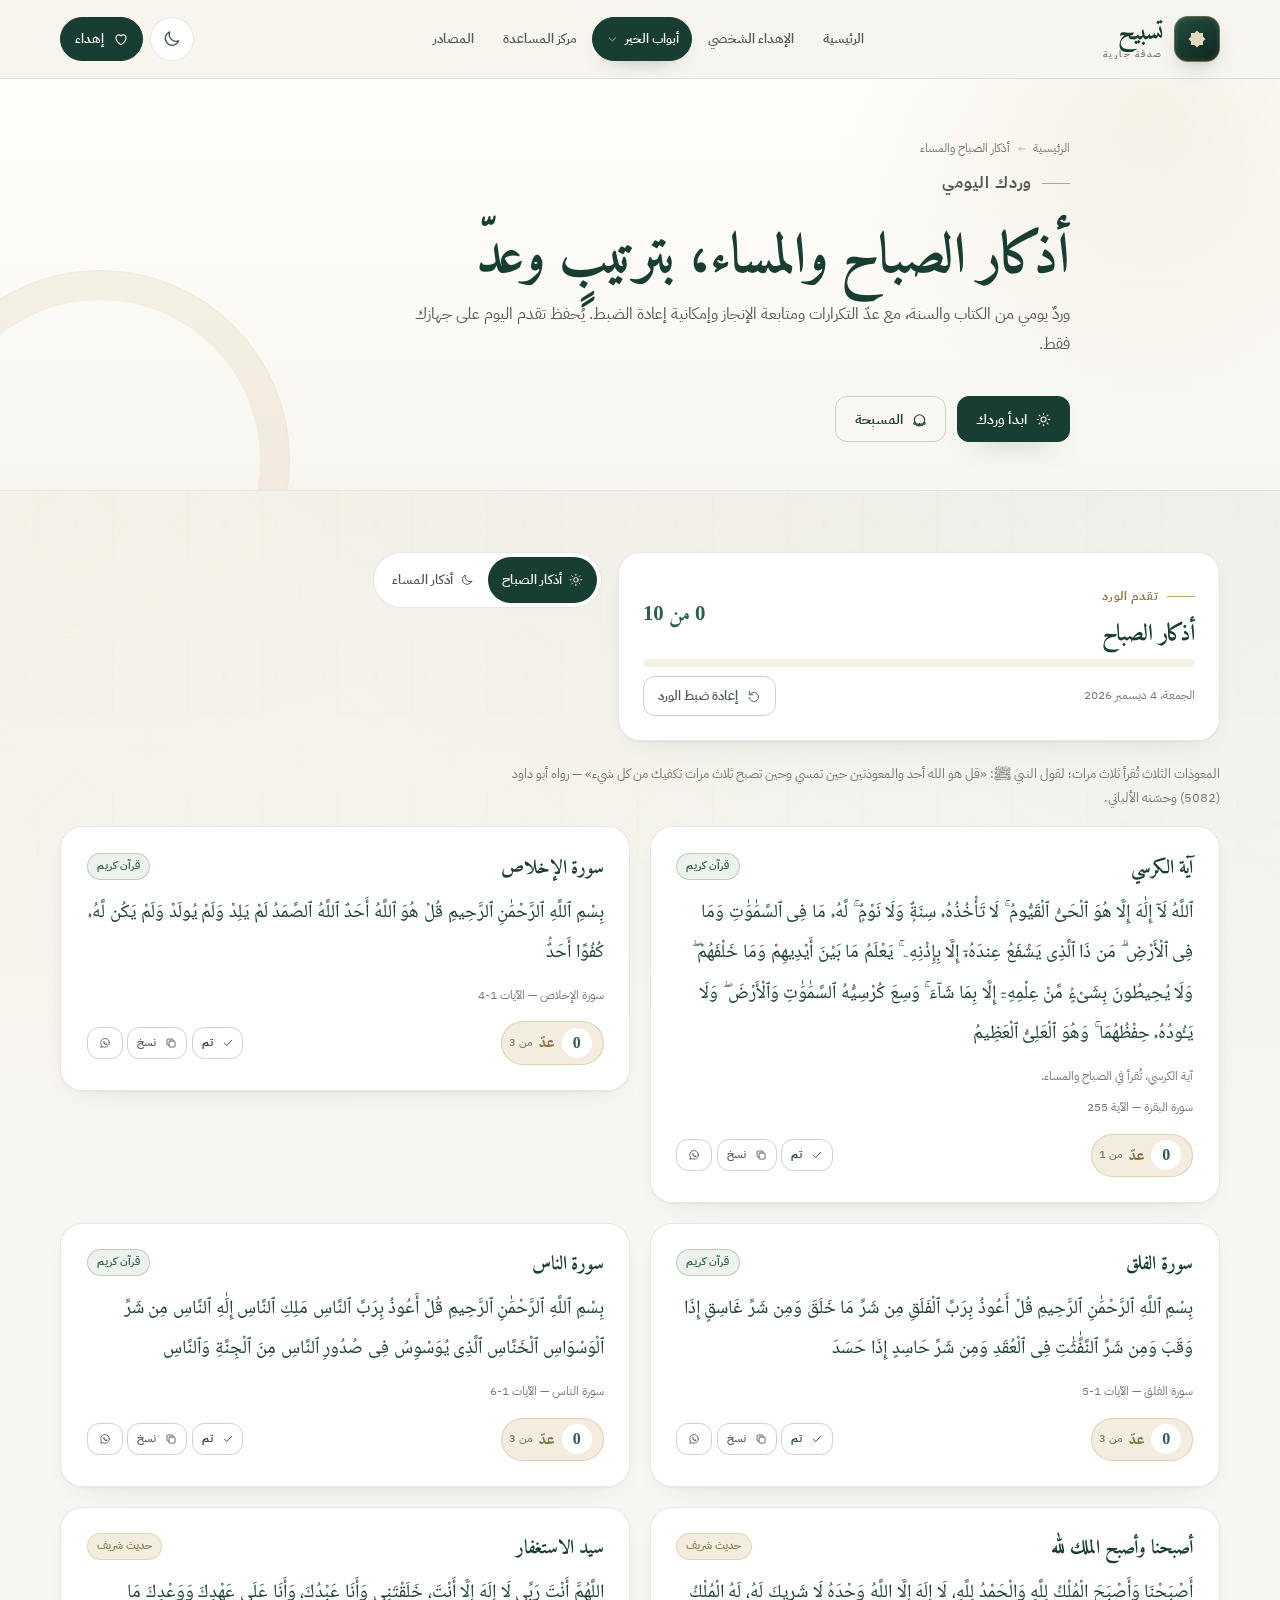
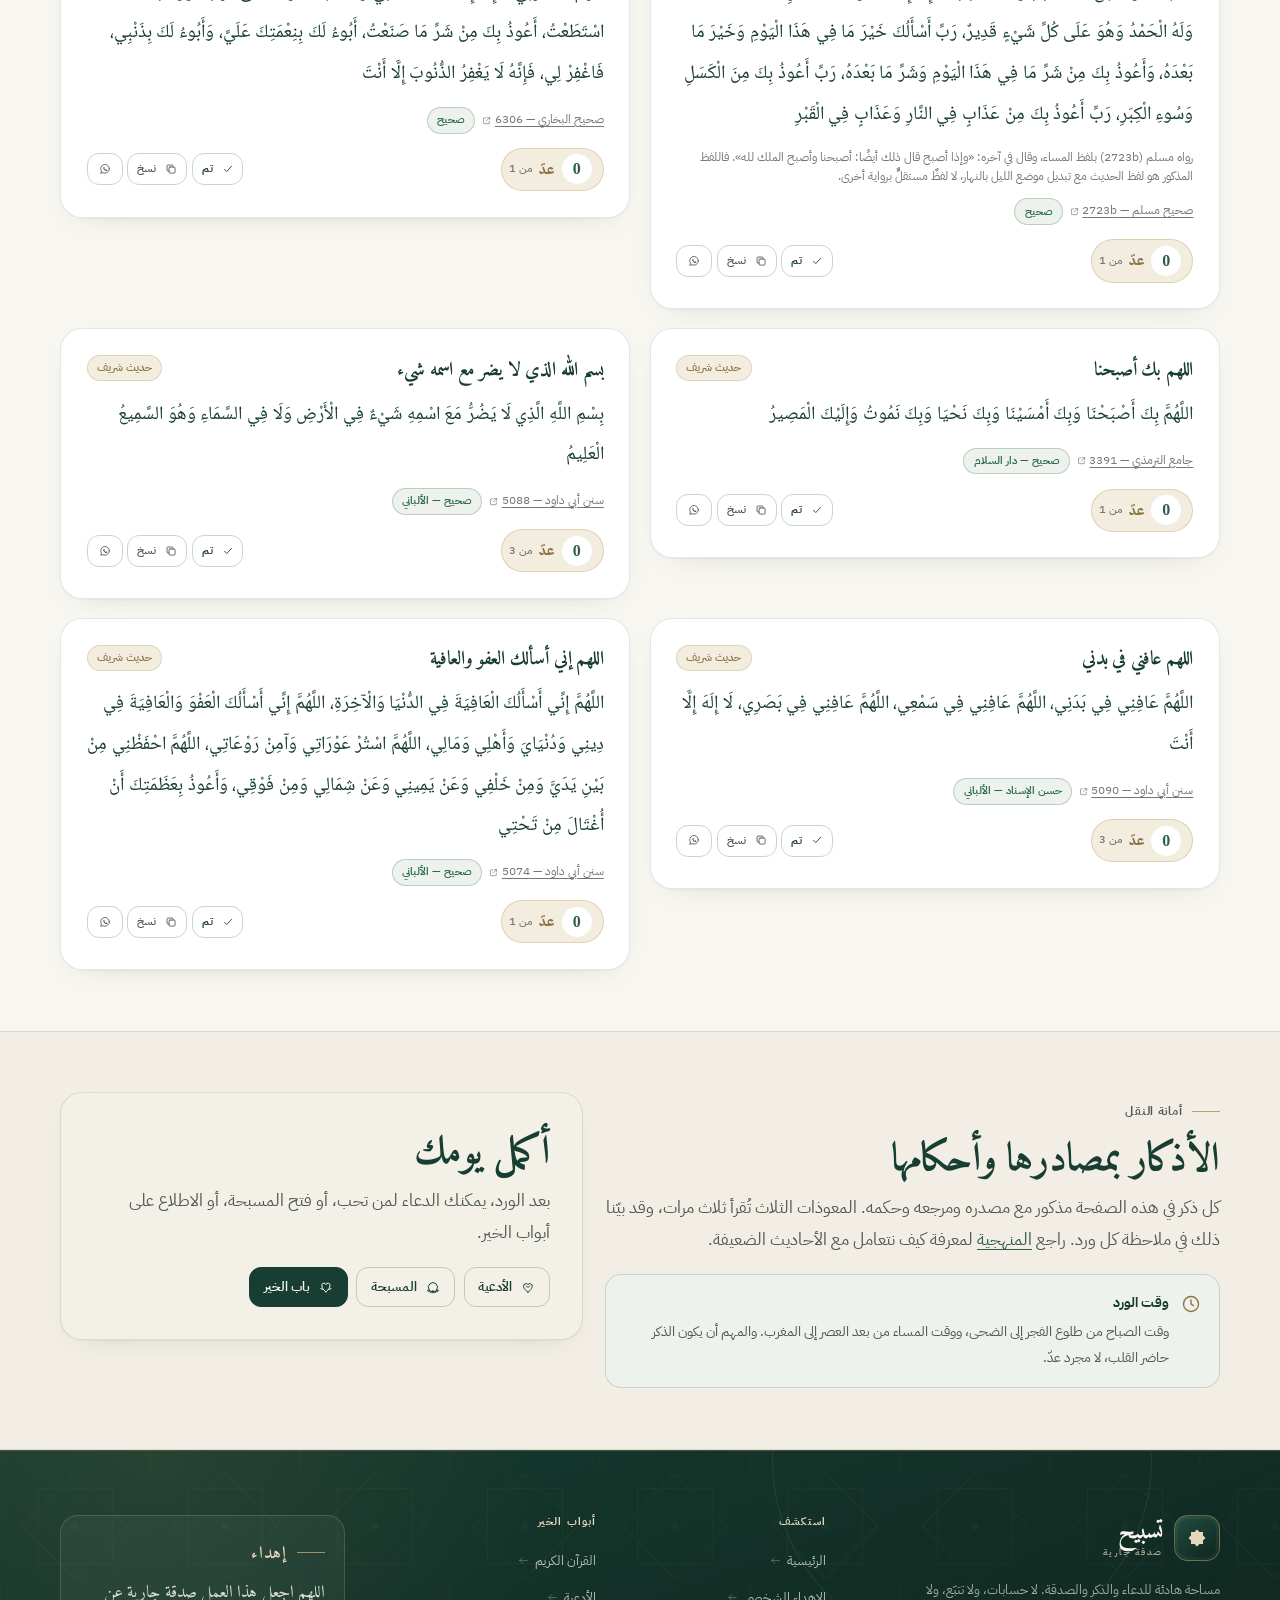
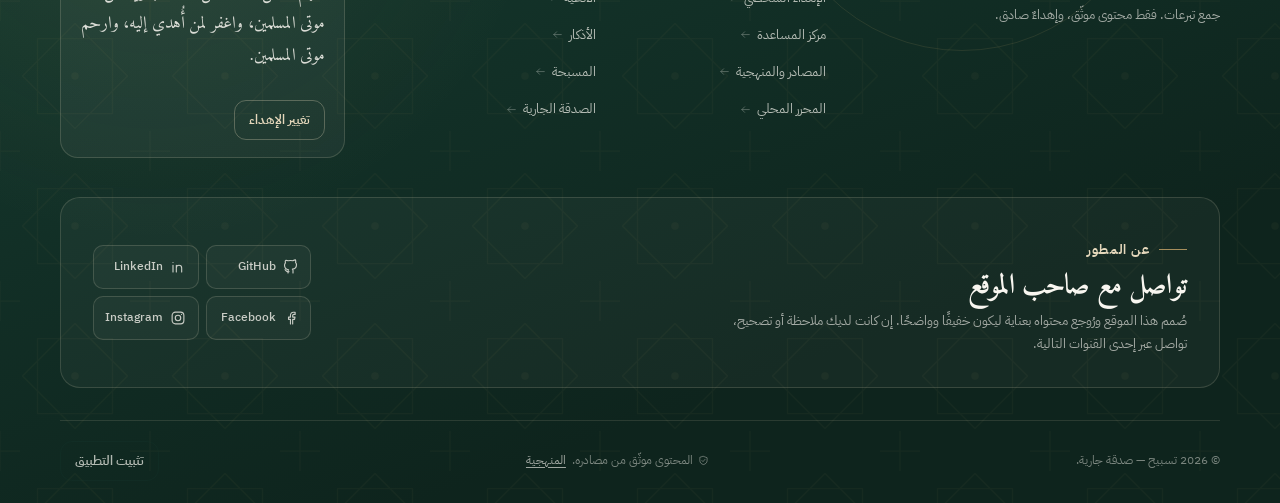
<file: pages/adhkar.html>
<!doctype html>
<html lang="ar" dir="rtl" data-theme="light">
<head>
  <meta charset="utf-8">
  <meta name="viewport" content="width=device-width, initial-scale=1, viewport-fit=cover">
  <title>أذكار الصباح والمساء — تسبيح صدقة جارية</title>
  <meta name="description" content="أذكار الصباح والمساء من الكتاب والسنة، مع التكرارات والمصادر والأحكام ومتابعة الإنجاز.">
  <meta name="theme-color" content="#183d32">
  <meta name="color-scheme" content="light dark">
  <meta property="og:type" content="website">
  <meta property="og:title" content="أذكار الصباح والمساء — تسبيح صدقة جارية">
  <meta property="og:description" content="أذكار الصباح والمساء من الكتاب والسنة، مع التكرارات والمصادر والأحكام ومتابعة الإنجاز.">
  <meta property="og:image" content="../assets/images/og-cover.png">
  <meta property="og:locale" content="ar_AR">
  <meta name="twitter:card" content="summary_large_image">
  <link rel="icon" href="../assets/images/favicon.svg" type="image/svg+xml">
  <link rel="apple-touch-icon" href="../assets/images/apple-touch-icon.png">
  <link rel="manifest" href="../manifest.webmanifest">
  <link rel="preload" href="../assets/fonts/amiri-arabic-700.woff2" as="font" type="font/woff2" crossorigin>
  <link rel="preload" href="../assets/fonts/ibm-plex-sans-arabic-400.woff2" as="font" type="font/woff2" crossorigin>
  <link rel="stylesheet" href="../assets/css/base.css">
  <link rel="stylesheet" href="../assets/css/components.css">
  <link rel="stylesheet" href="../assets/css/pages.css">
  <link rel="stylesheet" href="../assets/css/tools.css">
  <link rel="stylesheet" href="../assets/css/responsive.css">
  <link rel="stylesheet" href="../assets/css/v2.css">
  <script>
    (function () {
      try {
        var theme = localStorage.getItem("tasbeeh.theme.v1");
        try { theme = JSON.parse(theme); } catch (error) {}
        if (theme !== "dark" && theme !== "light") {
          theme = window.matchMedia && window.matchMedia("(prefers-color-scheme: dark)").matches ? "dark" : "light";
        }
        document.documentElement.setAttribute("data-theme", theme);
      } catch (error) {}
    })();
  </script>
</head>
<body data-root="../" data-page="adhkar" data-page-path="pages/adhkar.html">
  <a class="skip-link" href="#main">تخطَّ إلى المحتوى</a>

  <header class="site-header">
    <div class="container header__inner">
      <a class="brand" href="../index.html" aria-label="تسبيح — الصفحة الرئيسية">
        <span class="brand__mark"><svg class="icon icon--fill" aria-hidden="true" focusable="false"><use href="../assets/icons.svg#i-star"></use></svg></span>
        <span class="brand__text"><strong>تسبيح</strong><small>صدقة جارية</small></span>
      </a>
      <nav class="nav" id="site-nav" aria-label="التنقل الرئيسي">
        <div class="nav__mobile-head">
          <span>القائمة</span>
          <button class="icon-btn nav__close" type="button" data-nav-close aria-label="إغلاق القائمة">
            <svg class="icon" aria-hidden="true" focusable="false"><use href="../assets/icons.svg#i-close"></use></svg>
          </button>
        </div>
        <a href="../index.html" data-nav="home">الرئيسية</a>
        <a href="../pages/sadaqa.html" data-nav="sadaqa">الإهداء الشخصي</a>
        <div class="nav__group" data-nav-group>
          <button class="nav__group-toggle" type="button" data-nav-group-toggle aria-expanded="false" aria-controls="nav-good-deeds">
            <span>أبواب الخير</span>
            <svg class="icon nav__chevron" aria-hidden="true" focusable="false"><use href="../assets/icons.svg#i-chevron-down"></use></svg>
          </button>
          <div class="nav__panel" id="nav-good-deeds">
            <div class="nav__panel-head">
              <p class="nav__panel-title">أبواب الخير</p>
              <p class="nav__panel-sub">خمسة أبوابٍ مختارة، لكلِّ بابٍ أثره.</p>
            </div>
            <a href="../pages/quran.html" data-nav="quran">
              <svg class="icon" aria-hidden="true" focusable="false"><use href="../assets/icons.svg#i-quran"></use></svg>
              <strong>القرآن</strong><small>آيات للتدبّر</small>
            </a>
            <a href="../pages/duas.html" data-nav="duas">
              <svg class="icon" aria-hidden="true" focusable="false"><use href="../assets/icons.svg#i-dua"></use></svg>
              <strong>الأدعية</strong><small>مأثورة بمصادرها</small>
            </a>
            <a href="../pages/adhkar.html" data-nav="adhkar">
              <svg class="icon" aria-hidden="true" focusable="false"><use href="../assets/icons.svg#i-sun"></use></svg>
              <strong>الأذكار</strong><small>صباح ومساء</small>
            </a>
            <a href="../pages/tasbeeh.html" data-nav="tasbeeh">
              <svg class="icon" aria-hidden="true" focusable="false"><use href="../assets/icons.svg#i-beads"></use></svg>
              <strong>المسبحة</strong><small>عدّاد هادئ</small>
            </a>
            <a href="../pages/charity.html" data-nav="charity">
              <svg class="icon" aria-hidden="true" focusable="false"><use href="../assets/icons.svg#i-hands"></use></svg>
              <strong>الصدقة الجارية</strong><small>أبواب الخير</small>
            </a>
          </div>
        </div>
        <a href="../pages/help.html" data-nav="help">مركز المساعدة</a>
        <a href="../pages/about.html" data-nav="about">المصادر</a>
        <div class="nav__mobile-foot">
          <button class="btn btn--primary btn--block" type="button" data-open-personalize data-nav-close>
            <svg class="icon" aria-hidden="true" focusable="false"><use href="../assets/icons.svg#i-heart"></use></svg>
            أهدِ العمل صدقة جارية
          </button>
        </div>
      </nav>
      <div class="header__actions">
        <button class="icon-btn" type="button" data-theme-toggle aria-label="تبديل الوضع">
          <svg class="icon" aria-hidden="true" focusable="false"><use href="../assets/icons.svg#i-moon"></use></svg>
        </button>
        <button class="btn btn--outline btn--sm header__dedicate" type="button" data-open-personalize aria-label="إهداء العمل صدقة جارية">
          <svg class="icon" aria-hidden="true" focusable="false"><use href="../assets/icons.svg#i-heart"></use></svg>
          <span class="btn__label">إهداء</span>
        </button>
        <button class="icon-btn nav-toggle" type="button" data-nav-toggle aria-expanded="false" aria-controls="site-nav" aria-label="فتح القائمة">
          <svg class="icon" aria-hidden="true" focusable="false"><use href="../assets/icons.svg#i-menu"></use></svg>
        </button>
      </div>
    </div>
  </header>

  <main id="main">

    <section class="page-hero">
      <div class="container page-hero__inner">
        <nav class="breadcrumbs" aria-label="مسار التصفح">
          <a href="../index.html">الرئيسية</a>
          <svg class="icon" aria-hidden="true" focusable="false"><use href="../assets/icons.svg#i-arrow-left"></use></svg>
          <span aria-current="page">أذكار الصباح والمساء</span>
        </nav>
        <p class="eyebrow">وردك اليومي</p>
        <h1>أذكار الصباح والمساء، بترتيبٍ وعدّ</h1>
        <p>وردٌ يومي من الكتاب والسنة، مع عدّ التكرارات ومتابعة الإنجاز وإمكانية إعادة الضبط. يُحفظ تقدم اليوم على جهازك فقط.</p>
        <div class="page-hero__actions"><a class="btn btn--primary" href="#adhkar-content"><svg class="icon" aria-hidden="true" focusable="false"><use href="../assets/icons.svg#i-sun"></use></svg> ابدأ وردك</a>
            <a class="btn btn--outline" href="tasbeeh.html"><svg class="icon" aria-hidden="true" focusable="false"><use href="../assets/icons.svg#i-beads"></use></svg> المسبحة</a></div>
      </div>
    </section>
    <section class="page-section" id="adhkar-content">
      <div class="container">
        <div class="adhkar-head reveal">
          <div class="adhkar-progress-card">
            <div class="adhkar-progress-card__top">
              <div>
                <p class="eyebrow">تقدم الورد</p>
                <h2 data-adhkar-progress-title style="margin:0;font-size:1.45rem">أذكار الصباح</h2>
              </div>
              <span class="adhkar-progress-card__count" data-adhkar-progress-count>0 من 0</span>
            </div>
            <div class="progress-bar" role="progressbar" aria-label="نسبة إنجاز الورد" aria-valuemin="0" aria-valuemax="100" aria-valuenow="0" data-adhkar-progressbar>
              <span class="progress-bar__fill" data-adhkar-progress-fill></span>
            </div>
            <div class="adhkar-progress-card__foot">
              <span class="adhkar-progress-card__date" data-adhkar-date></span>
              <button class="btn btn--ghost btn--sm" type="button" data-adhkar-reset><svg class="icon" aria-hidden="true" focusable="false"><use href="../assets/icons.svg#i-reset"></use></svg> إعادة ضبط الورد</button>
            </div>
          </div>
          <div class="adhkar-tabs" role="tablist" aria-label="أوقات الأذكار">
            <button class="adhkar-tab" type="button" role="tab" id="tab-morning" aria-controls="panel-morning" aria-selected="true" data-tab="morning"><svg class="icon" aria-hidden="true" focusable="false"><use href="../assets/icons.svg#i-sun"></use></svg> أذكار الصباح</button>
            <button class="adhkar-tab" type="button" role="tab" id="tab-evening" aria-controls="panel-evening" aria-selected="false" tabindex="-1" data-tab="evening"><svg class="icon" aria-hidden="true" focusable="false"><use href="../assets/icons.svg#i-moon"></use></svg> أذكار المساء</button>
          </div>
        </div>
        <p class="adhkar-period-note small" data-adhkar-note></p>
        <div class="completion-banner" data-adhkar-banner hidden>
          <div class="completion-banner__text">
            <svg class="icon" aria-hidden="true" focusable="false"><use href="../assets/icons.svg#i-check"></use></svg>
            <div><strong>أتممت الورد بحمد الله</strong><span data-adhkar-banner-text>تقبّل الله منك، واجعله في ميزان حسناتك.</span></div>
          </div>
          <button class="btn btn--outline btn--sm" type="button" data-adhkar-banner-reset><svg class="icon" aria-hidden="true" focusable="false"><use href="../assets/icons.svg#i-reset"></use></svg> إعادة الورد</button>
        </div>
        <div id="panel-morning" role="tabpanel" aria-labelledby="tab-morning">
          <div class="adhkar-grid" data-adhkar-grid="morning">
            <div class="skeleton skeleton--card"></div>
            <div class="skeleton skeleton--card"></div>
          </div>
        </div>
        <div id="panel-evening" role="tabpanel" aria-labelledby="tab-evening" hidden>
          <div class="adhkar-grid" data-adhkar-grid="evening">
            <div class="skeleton skeleton--card"></div>
            <div class="skeleton skeleton--card"></div>
          </div>
        </div>
      </div>
    </section>

    <section class="page-section page-section--soft">
      <div class="container about-grid">
        <div>
          <p class="eyebrow">أمانة النقل</p>
          <h2>الأذكار بمصادرها وأحكامها</h2>
          <p>كل ذكر في هذه الصفحة مذكور مع مصدره ومرجعه وحكمه. المعوذات الثلاث تُقرأ ثلاث مرات، وقد بيّنا ذلك في ملاحظة كل ورد. راجع <a href="about.html">المنهجية</a> لمعرفة كيف نتعامل مع الأحاديث الضعيفة.</p>
          <div class="callout callout--emerald">
            <svg class="icon" aria-hidden="true" focusable="false"><use href="../assets/icons.svg#i-clock"></use></svg>
            <div class="callout__body"><span class="callout__title">وقت الورد</span><p>وقت الصباح من طلوع الفجر إلى الضحى، ووقت المساء من بعد العصر إلى المغرب. والمهم أن يكون الذكر حاضر القلب، لا مجرد عدّ.</p></div>
          </div>
        </div>
        <div class="card card--soft">
          <h2>أكمل يومك</h2>
          <p>بعد الورد، يمكنك الدعاء لمن تحب، أو فتح المسبحة، أو الاطلاع على أبواب الخير.</p>
          <div class="card__actions">
            <a class="btn btn--outline btn--sm" href="duas.html"><svg class="icon" aria-hidden="true" focusable="false"><use href="../assets/icons.svg#i-dua"></use></svg> الأدعية</a>
            <a class="btn btn--outline btn--sm" href="tasbeeh.html"><svg class="icon" aria-hidden="true" focusable="false"><use href="../assets/icons.svg#i-beads"></use></svg> المسبحة</a>
            <a class="btn btn--primary btn--sm" href="charity.html"><svg class="icon" aria-hidden="true" focusable="false"><use href="../assets/icons.svg#i-hands"></use></svg> باب الخير</a>
          </div>
        </div>
      </div>
    </section>

    </main>

  <footer class="site-footer">
    <div class="container footer__inner">
      <div class="footer__top">
        <div class="footer__brand">
          <a class="brand" href="../index.html" aria-label="تسبيح — الصفحة الرئيسية">
            <span class="brand__mark"><svg class="icon icon--fill" aria-hidden="true" focusable="false"><use href="../assets/icons.svg#i-star"></use></svg></span>
            <span class="brand__text"><strong>تسبيح</strong><small>صدقة جارية</small></span>
          </a>
          <p>مساحة هادئة للدعاء والذكر والصدقة. لا حسابات، ولا تتبّع، ولا جمع تبرعات. فقط محتوى موثّق، وإهداءٌ صادق.</p>
        </div>
        <nav class="footer__nav" aria-label="استكشف الموقع">
          <h2>استكشف</h2>
          <a href="../index.html">الرئيسية <svg class="icon" aria-hidden="true" focusable="false"><use href="../assets/icons.svg#i-arrow-left"></use></svg></a>
          <a href="../pages/sadaqa.html">الإهداء الشخصي <svg class="icon" aria-hidden="true" focusable="false"><use href="../assets/icons.svg#i-arrow-left"></use></svg></a>
          <a href="../pages/help.html">مركز المساعدة <svg class="icon" aria-hidden="true" focusable="false"><use href="../assets/icons.svg#i-arrow-left"></use></svg></a>
          <a href="../pages/about.html">المصادر والمنهجية <svg class="icon" aria-hidden="true" focusable="false"><use href="../assets/icons.svg#i-arrow-left"></use></svg></a>
          <a href="../pages/editor.html">المحرر المحلي <svg class="icon" aria-hidden="true" focusable="false"><use href="../assets/icons.svg#i-arrow-left"></use></svg></a>
        </nav>
        <nav class="footer__nav" aria-label="أبواب الخير">
          <h2>أبواب الخير</h2>
          <a href="../pages/quran.html">القرآن الكريم <svg class="icon" aria-hidden="true" focusable="false"><use href="../assets/icons.svg#i-arrow-left"></use></svg></a>
          <a href="../pages/duas.html">الأدعية <svg class="icon" aria-hidden="true" focusable="false"><use href="../assets/icons.svg#i-arrow-left"></use></svg></a>
          <a href="../pages/adhkar.html">الأذكار <svg class="icon" aria-hidden="true" focusable="false"><use href="../assets/icons.svg#i-arrow-left"></use></svg></a>
          <a href="../pages/tasbeeh.html">المسبحة <svg class="icon" aria-hidden="true" focusable="false"><use href="../assets/icons.svg#i-arrow-left"></use></svg></a>
          <a href="../pages/charity.html">الصدقة الجارية <svg class="icon" aria-hidden="true" focusable="false"><use href="../assets/icons.svg#i-arrow-left"></use></svg></a>
        </nav>
        <div class="footer__dedication">
          <p class="eyebrow">إهداء</p>
          <p data-dedication="full">اللهم اجعل هذا العمل صدقة جارية عن موتى المسلمين، واغفر لمن أُهدي إليه، وارحم موتى المسلمين.</p>
          <button class="btn btn--outline btn--sm" type="button" data-open-personalize>تغيير الإهداء</button>
        </div>
      </div>

      <section class="developer-card" aria-labelledby="developer-title">
        <div class="developer-card__intro">
          <p class="eyebrow">عن المطور</p>
          <h2 id="developer-title">تواصل مع صاحب الموقع</h2>
          <p>صُمم هذا الموقع ورُوجع محتواه بعناية ليكون خفيفًا وواضحًا. إن كانت لديك ملاحظة أو تصحيح، تواصل عبر إحدى القنوات التالية.</p>
        </div>
        <div class="developer-card__identity">
          <div></div>
        </div>
        <div class="developer-card__links">
          <a class="social-link" href="https://github.com/abdelmouniemeessay" target="_blank" rel="noopener noreferrer" aria-label="GitHub — Abdelmounieme Essayd">
            <svg class="icon" aria-hidden="true" focusable="false"><use href="../assets/icons.svg#i-github"></use></svg> GitHub
          </a>
          <a class="social-link" href="https://www.linkedin.com/in/abd-el-mounieme-essayd-589a63304?utm_source=share_via&utm_content=profile&utm_medium=member_android" target="_blank" rel="noopener noreferrer" aria-label="LinkedIn — Abdelmounieme Essayd">
            <svg class="icon" aria-hidden="true" focusable="false"><use href="../assets/icons.svg#i-linkedin"></use></svg> LinkedIn
          </a>
          <a class="social-link" href="https://www.facebook.com/share/1FzVx9LVn7/" target="_blank" rel="noopener noreferrer" aria-label="Facebook — Abdelmounieme Essayd">
            <svg class="icon" aria-hidden="true" focusable="false"><use href="../assets/icons.svg#i-facebook"></use></svg> Facebook
          </a>
          <a class="social-link" href="https://www.instagram.com/ess._.moun3im" target="_blank" rel="noopener noreferrer" aria-label="Instagram — Abdelmounieme Essayd">
            <svg class="icon" aria-hidden="true" focusable="false"><use href="../assets/icons.svg#i-instagram"></use></svg> Instagram
          </a>
        </div>
      </section>

      <div class="footer__bottom">
        <p>© <span data-year>2026</span> تسبيح — صدقة جارية.</p>
        <p class="footer__note"><svg class="icon" aria-hidden="true" focusable="false"><use href="../assets/icons.svg#i-shield"></use></svg> المحتوى موثّق من مصادره. <a href="../pages/about.html">المنهجية</a></p>
        <p><button class="btn btn--ghost btn--sm" type="button" data-install-app>تثبيت التطبيق</button></p>
      </div>
    </div>
  </footer>

  <script src="../assets/js/app.js" defer></script>
  <script src="../assets/js/share.js" defer></script>
  <script src="../assets/js/adhkar.js" defer></script>

</body>
</html>
</file>
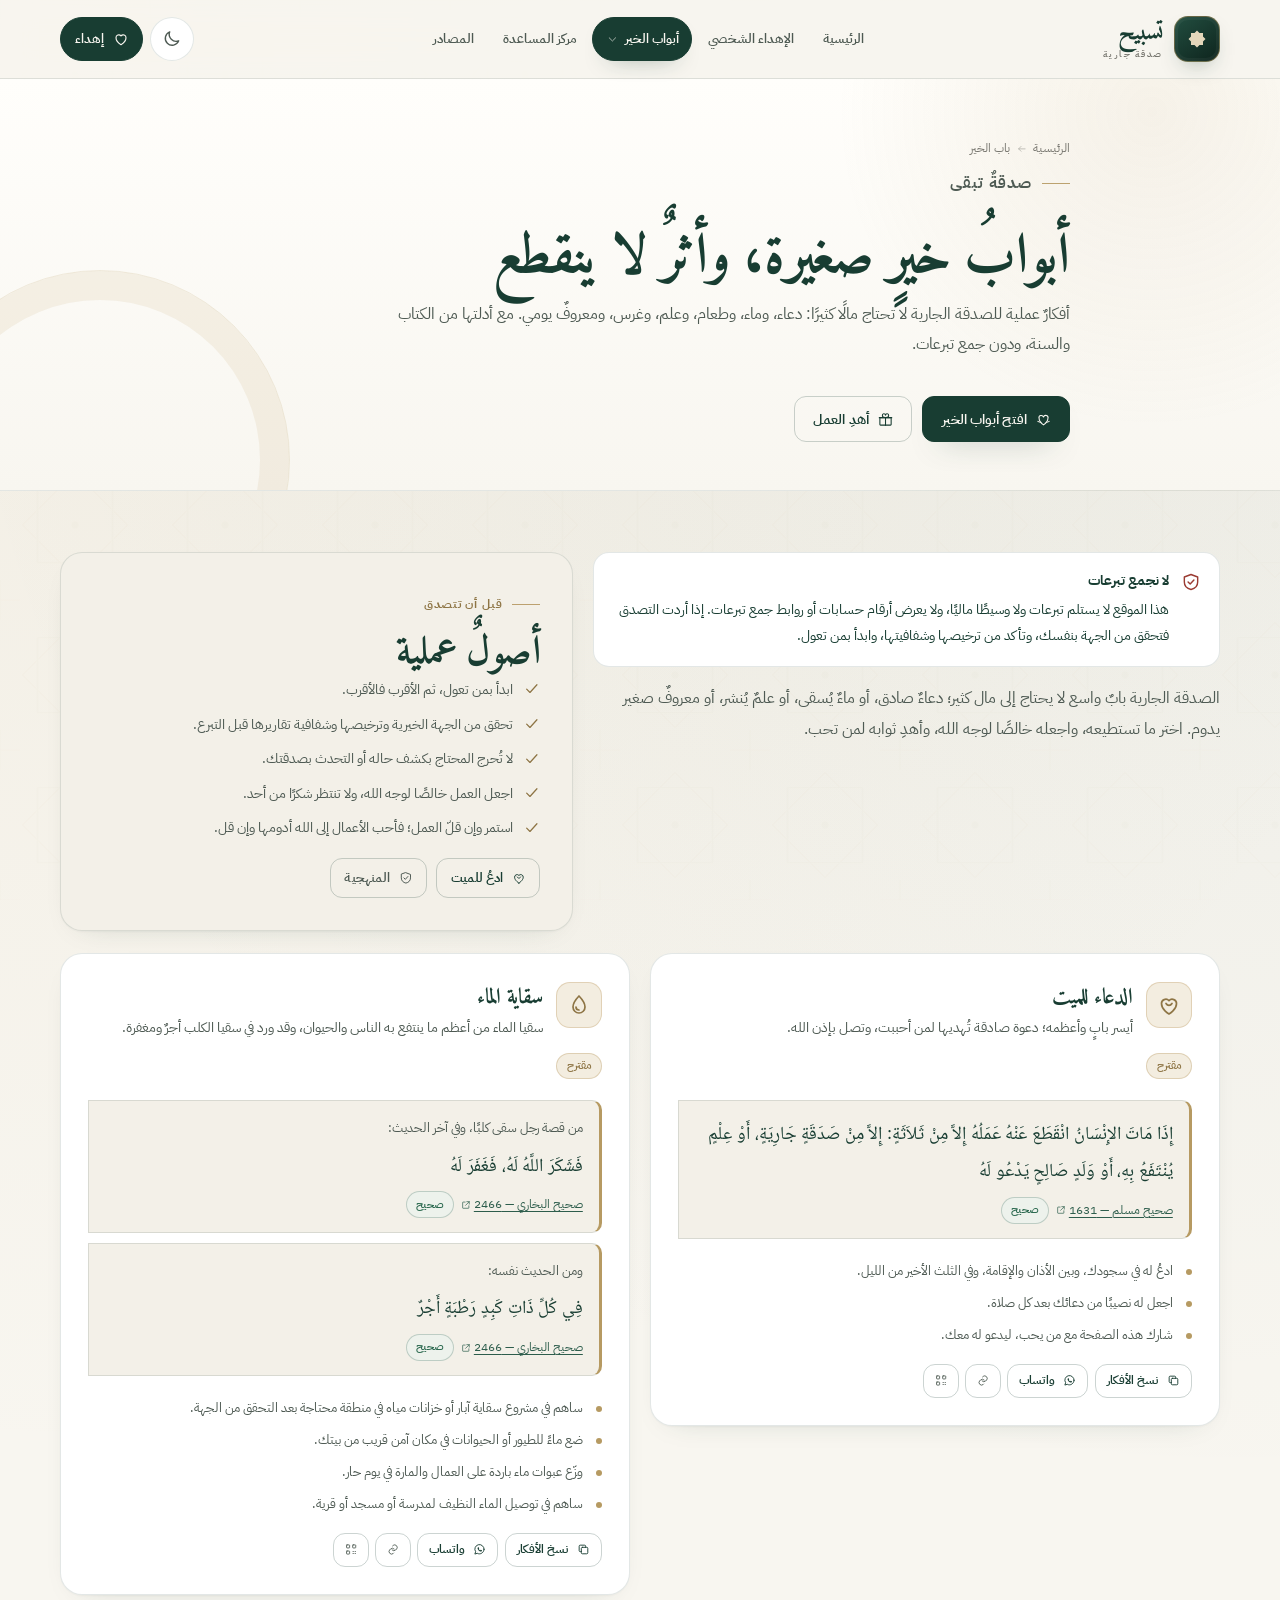
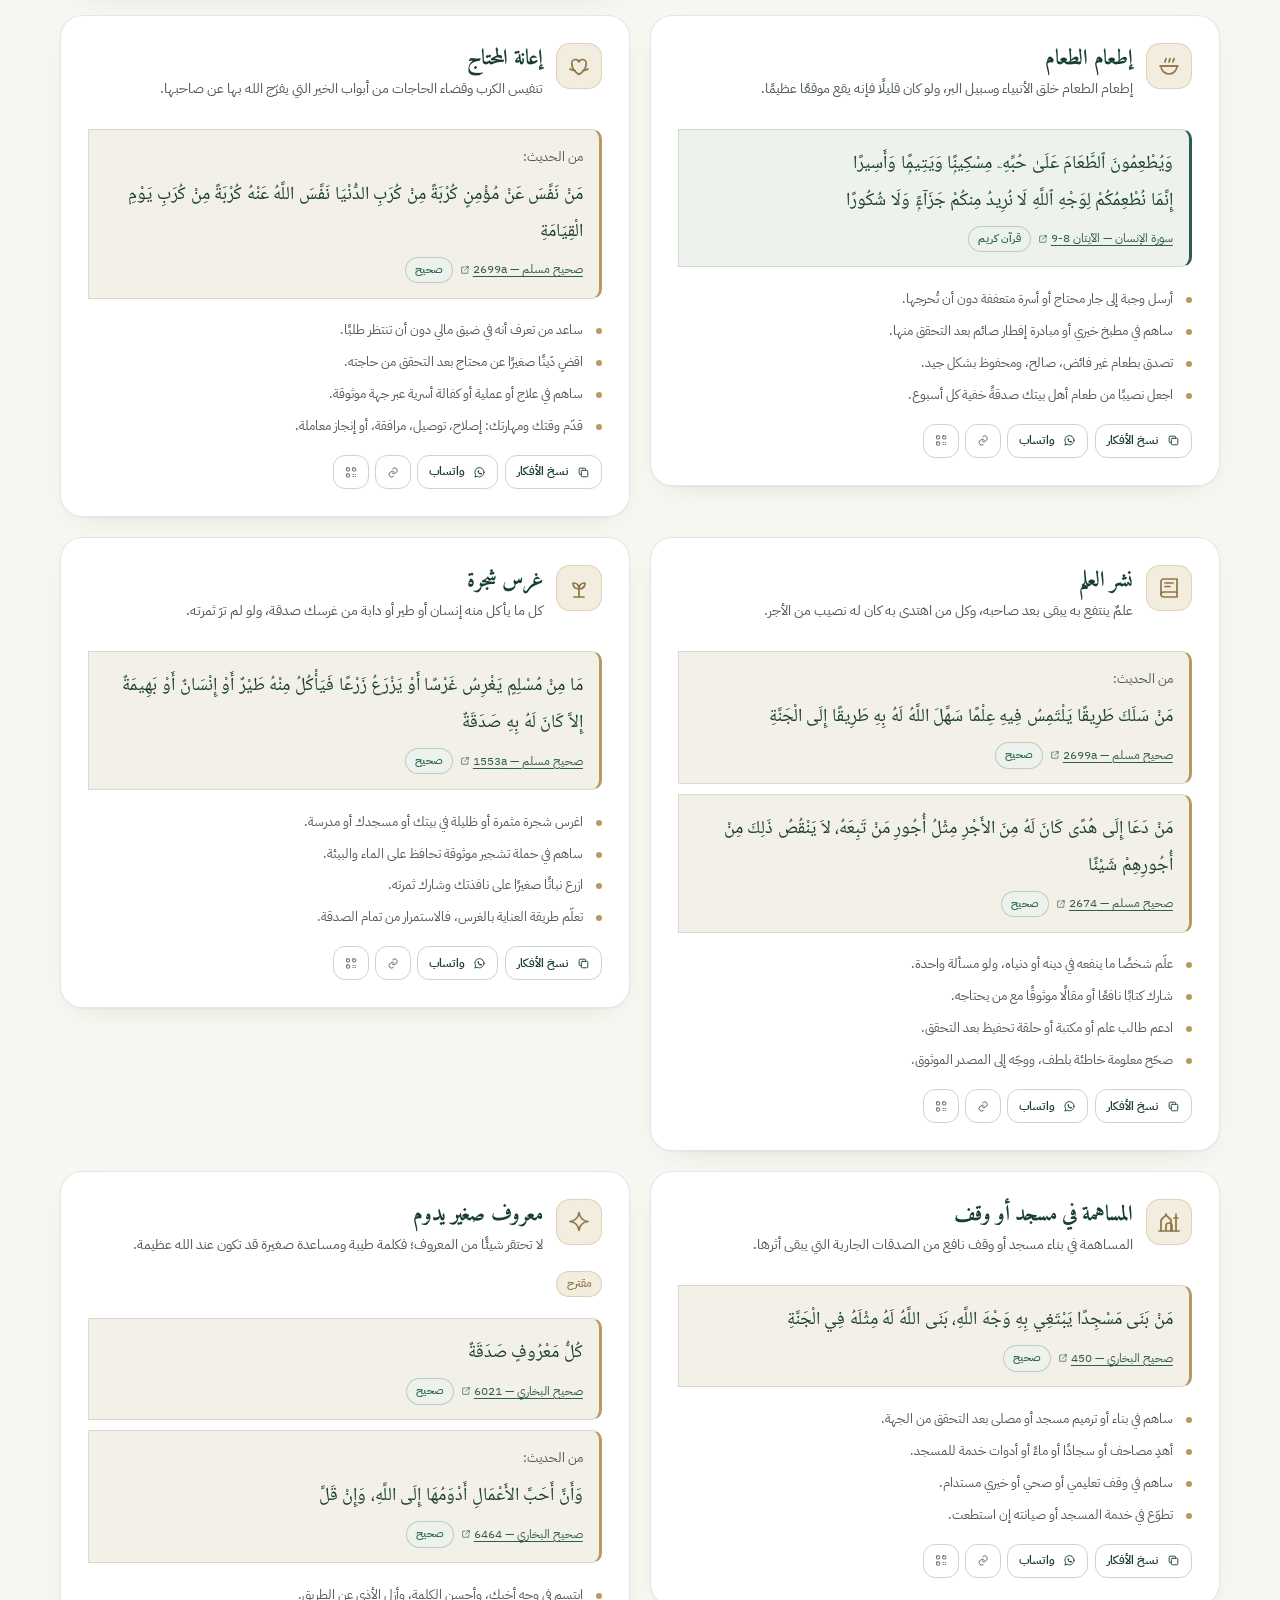
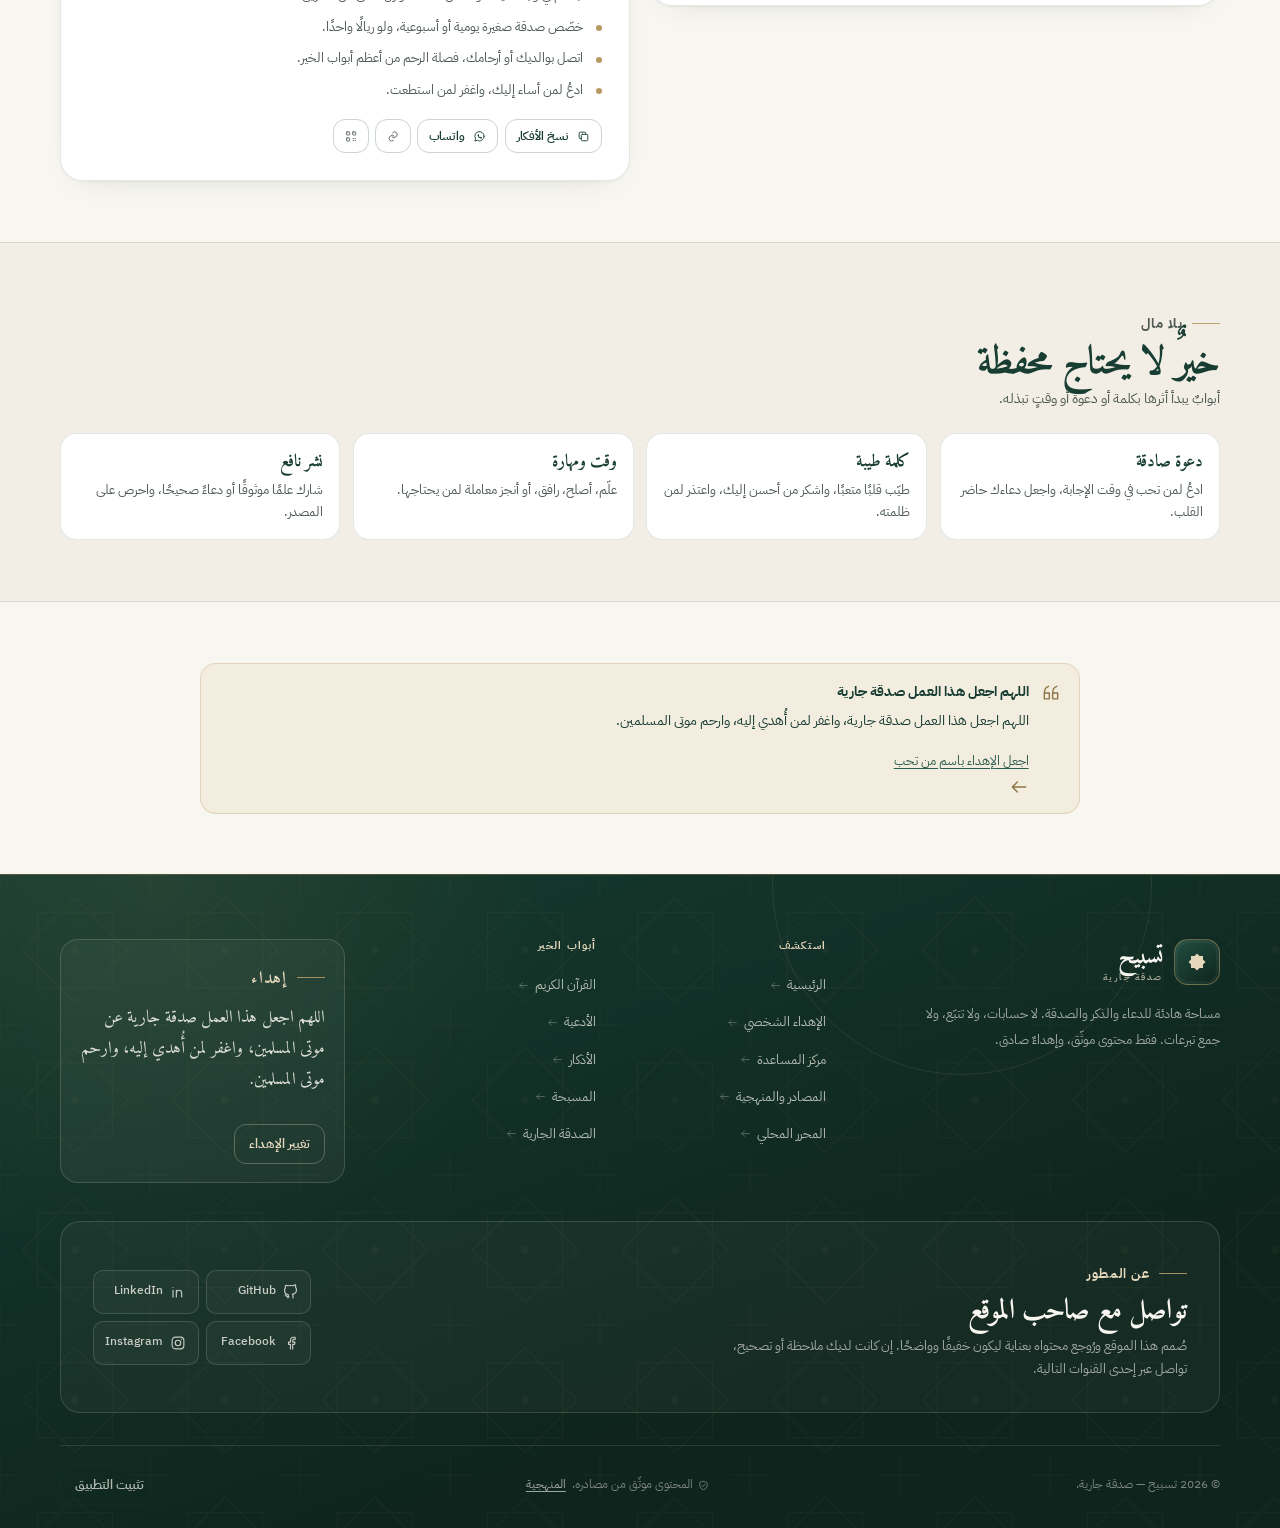
<file: pages/charity.html>
<!doctype html>
<html lang="ar" dir="rtl" data-theme="light">
<head>
  <meta charset="utf-8">
  <meta name="viewport" content="width=device-width, initial-scale=1, viewport-fit=cover">
  <title>باب الخير — تسبيح صدقة جارية</title>
  <meta name="description" content="أفكار صدقة جارية وأعمال خير عملية مع أدلتها من الكتاب والسنة، دون جمع تبرعات.">
  <meta name="theme-color" content="#183d32">
  <meta name="color-scheme" content="light dark">
  <meta property="og:type" content="website">
  <meta property="og:title" content="باب الخير — تسبيح صدقة جارية">
  <meta property="og:description" content="أفكار صدقة جارية وأعمال خير عملية مع أدلتها من الكتاب والسنة، دون جمع تبرعات.">
  <meta property="og:image" content="../assets/images/og-cover.png">
  <meta property="og:locale" content="ar_AR">
  <meta name="twitter:card" content="summary_large_image">
  <link rel="icon" href="../assets/images/favicon.svg" type="image/svg+xml">
  <link rel="apple-touch-icon" href="../assets/images/apple-touch-icon.png">
  <link rel="manifest" href="../manifest.webmanifest">
  <link rel="preload" href="../assets/fonts/amiri-arabic-700.woff2" as="font" type="font/woff2" crossorigin>
  <link rel="preload" href="../assets/fonts/ibm-plex-sans-arabic-400.woff2" as="font" type="font/woff2" crossorigin>
  <link rel="stylesheet" href="../assets/css/base.css">
  <link rel="stylesheet" href="../assets/css/components.css">
  <link rel="stylesheet" href="../assets/css/pages.css">
  <link rel="stylesheet" href="../assets/css/tools.css">
  <link rel="stylesheet" href="../assets/css/responsive.css">
  <link rel="stylesheet" href="../assets/css/v2.css">
  <script>
    (function () {
      try {
        var theme = localStorage.getItem("tasbeeh.theme.v1");
        try { theme = JSON.parse(theme); } catch (error) {}
        if (theme !== "dark" && theme !== "light") {
          theme = window.matchMedia && window.matchMedia("(prefers-color-scheme: dark)").matches ? "dark" : "light";
        }
        document.documentElement.setAttribute("data-theme", theme);
      } catch (error) {}
    })();
  </script>
</head>
<body data-root="../" data-page="charity" data-page-path="pages/charity.html">
  <a class="skip-link" href="#main">تخطَّ إلى المحتوى</a>

  <header class="site-header">
    <div class="container header__inner">
      <a class="brand" href="../index.html" aria-label="تسبيح — الصفحة الرئيسية">
        <span class="brand__mark"><svg class="icon icon--fill" aria-hidden="true" focusable="false"><use href="../assets/icons.svg#i-star"></use></svg></span>
        <span class="brand__text"><strong>تسبيح</strong><small>صدقة جارية</small></span>
      </a>
      <nav class="nav" id="site-nav" aria-label="التنقل الرئيسي">
        <div class="nav__mobile-head">
          <span>القائمة</span>
          <button class="icon-btn nav__close" type="button" data-nav-close aria-label="إغلاق القائمة">
            <svg class="icon" aria-hidden="true" focusable="false"><use href="../assets/icons.svg#i-close"></use></svg>
          </button>
        </div>
        <a href="../index.html" data-nav="home">الرئيسية</a>
        <a href="../pages/sadaqa.html" data-nav="sadaqa">الإهداء الشخصي</a>
        <div class="nav__group" data-nav-group>
          <button class="nav__group-toggle" type="button" data-nav-group-toggle aria-expanded="false" aria-controls="nav-good-deeds">
            <span>أبواب الخير</span>
            <svg class="icon nav__chevron" aria-hidden="true" focusable="false"><use href="../assets/icons.svg#i-chevron-down"></use></svg>
          </button>
          <div class="nav__panel" id="nav-good-deeds">
            <div class="nav__panel-head">
              <p class="nav__panel-title">أبواب الخير</p>
              <p class="nav__panel-sub">خمسة أبوابٍ مختارة، لكلِّ بابٍ أثره.</p>
            </div>
            <a href="../pages/quran.html" data-nav="quran">
              <svg class="icon" aria-hidden="true" focusable="false"><use href="../assets/icons.svg#i-quran"></use></svg>
              <strong>القرآن</strong><small>آيات للتدبّر</small>
            </a>
            <a href="../pages/duas.html" data-nav="duas">
              <svg class="icon" aria-hidden="true" focusable="false"><use href="../assets/icons.svg#i-dua"></use></svg>
              <strong>الأدعية</strong><small>مأثورة بمصادرها</small>
            </a>
            <a href="../pages/adhkar.html" data-nav="adhkar">
              <svg class="icon" aria-hidden="true" focusable="false"><use href="../assets/icons.svg#i-sun"></use></svg>
              <strong>الأذكار</strong><small>صباح ومساء</small>
            </a>
            <a href="../pages/tasbeeh.html" data-nav="tasbeeh">
              <svg class="icon" aria-hidden="true" focusable="false"><use href="../assets/icons.svg#i-beads"></use></svg>
              <strong>المسبحة</strong><small>عدّاد هادئ</small>
            </a>
            <a href="../pages/charity.html" data-nav="charity">
              <svg class="icon" aria-hidden="true" focusable="false"><use href="../assets/icons.svg#i-hands"></use></svg>
              <strong>الصدقة الجارية</strong><small>أبواب الخير</small>
            </a>
          </div>
        </div>
        <a href="../pages/help.html" data-nav="help">مركز المساعدة</a>
        <a href="../pages/about.html" data-nav="about">المصادر</a>
        <div class="nav__mobile-foot">
          <button class="btn btn--primary btn--block" type="button" data-open-personalize data-nav-close>
            <svg class="icon" aria-hidden="true" focusable="false"><use href="../assets/icons.svg#i-heart"></use></svg>
            أهدِ العمل صدقة جارية
          </button>
        </div>
      </nav>
      <div class="header__actions">
        <button class="icon-btn" type="button" data-theme-toggle aria-label="تبديل الوضع">
          <svg class="icon" aria-hidden="true" focusable="false"><use href="../assets/icons.svg#i-moon"></use></svg>
        </button>
        <button class="btn btn--outline btn--sm header__dedicate" type="button" data-open-personalize aria-label="إهداء العمل صدقة جارية">
          <svg class="icon" aria-hidden="true" focusable="false"><use href="../assets/icons.svg#i-heart"></use></svg>
          <span class="btn__label">إهداء</span>
        </button>
        <button class="icon-btn nav-toggle" type="button" data-nav-toggle aria-expanded="false" aria-controls="site-nav" aria-label="فتح القائمة">
          <svg class="icon" aria-hidden="true" focusable="false"><use href="../assets/icons.svg#i-menu"></use></svg>
        </button>
      </div>
    </div>
  </header>

  <main id="main">

    <section class="page-hero">
      <div class="container page-hero__inner">
        <nav class="breadcrumbs" aria-label="مسار التصفح">
          <a href="../index.html">الرئيسية</a>
          <svg class="icon" aria-hidden="true" focusable="false"><use href="../assets/icons.svg#i-arrow-left"></use></svg>
          <span aria-current="page">باب الخير</span>
        </nav>
        <p class="eyebrow">صدقةٌ تبقى</p>
        <h1>أبوابُ خيرٍ صغيرة، وأثرٌ لا ينقطع</h1>
        <p>أفكارٌ عملية للصدقة الجارية لا تحتاج مالًا كثيرًا: دعاء، وماء، وطعام، وعلم، وغرس، ومعروفٌ يومي. مع أدلتها من الكتاب والسنة، ودون جمع تبرعات.</p>
        <div class="page-hero__actions"><a class="btn btn--primary" href="#charity-actions"><svg class="icon" aria-hidden="true" focusable="false"><use href="../assets/icons.svg#i-hands"></use></svg> افتح أبواب الخير</a>
            <a class="btn btn--outline" href="sadaqa.html"><svg class="icon" aria-hidden="true" focusable="false"><use href="../assets/icons.svg#i-gift"></use></svg> أهدِ العمل</a></div>
      </div>
    </section>
    <section class="page-section" id="charity-actions">
      <div class="container">
        <div class="charity-intro reveal">
          <div>
            <div class="callout callout--danger" data-charity-disclaimer>
              <svg class="icon" aria-hidden="true" focusable="false"><use href="../assets/icons.svg#i-shield"></use></svg>
              <div class="callout__body"><span class="callout__title">لا نجمع تبرعات</span><p>هذا الموقع لا يستلم أموالًا ولا يعرض حسابات أو روابط جمع تبرعات. تحقق من أي جهة خيرية بنفسك قبل التبرع.</p></div>
            </div>
            <p class="lead" data-charity-intro style="margin-top:1rem"></p>
          </div>
          <div class="card card--soft">
            <p class="eyebrow">قبل أن تتصدق</p>
            <h2>أصولٌ عملية</h2>
            <ul class="tips-list" data-charity-tips></ul>
            <div class="card__actions">
              <a class="btn btn--outline btn--sm" href="duas.html"><svg class="icon" aria-hidden="true" focusable="false"><use href="../assets/icons.svg#i-dua"></use></svg> ادعُ للميت</a>
              <a class="btn btn--ghost btn--sm" href="about.html"><svg class="icon" aria-hidden="true" focusable="false"><use href="../assets/icons.svg#i-shield"></use></svg> المنهجية</a>
            </div>
          </div>
        </div>

        <div class="charity-grid" data-charity-actions>
          <div class="skeleton skeleton--card"></div>
          <div class="skeleton skeleton--card"></div>
          <div class="skeleton skeleton--card"></div>
          <div class="skeleton skeleton--card"></div>
        </div>
      </div>
    </section>

    <section class="page-section page-section--soft">
      <div class="container">
        <div class="page-section__head">
          <div>
            <p class="eyebrow">بلا مال</p>
            <h2>خيرٌ لا يحتاج محفظة</h2>
            <p>أبوابٌ يبدأ أثرها بكلمة أو دعوة أو وقتٍ تبذله.</p>
          </div>
        </div>
        <div class="charity-no-money" data-charity-nomoney></div>
      </div>
    </section>

    <section class="page-section">
      <div class="container container--narrow">
        <div class="callout callout--gold">
          <svg class="icon" aria-hidden="true" focusable="false"><use href="../assets/icons.svg#i-quote"></use></svg>
          <div class="callout__body">
            <span class="callout__title">اللهم اجعل هذا العمل صدقة جارية</span>
            <p>اللهم اجعل هذا العمل صدقة جارية، واغفر لمن أُهدي إليه، وارحم موتى المسلمين.</p>
            <p class="small" style="margin-top:.4rem"><a href="sadaqa.html">اجعل الإهداء باسم من تحب <svg class="icon" aria-hidden="true" focusable="false"><use href="../assets/icons.svg#i-arrow-left"></use></svg></a></p>
          </div>
        </div>
      </div>
    </section>

    </main>

  <footer class="site-footer">
    <div class="container footer__inner">
      <div class="footer__top">
        <div class="footer__brand">
          <a class="brand" href="../index.html" aria-label="تسبيح — الصفحة الرئيسية">
            <span class="brand__mark"><svg class="icon icon--fill" aria-hidden="true" focusable="false"><use href="../assets/icons.svg#i-star"></use></svg></span>
            <span class="brand__text"><strong>تسبيح</strong><small>صدقة جارية</small></span>
          </a>
          <p>مساحة هادئة للدعاء والذكر والصدقة. لا حسابات، ولا تتبّع، ولا جمع تبرعات. فقط محتوى موثّق، وإهداءٌ صادق.</p>
        </div>
        <nav class="footer__nav" aria-label="استكشف الموقع">
          <h2>استكشف</h2>
          <a href="../index.html">الرئيسية <svg class="icon" aria-hidden="true" focusable="false"><use href="../assets/icons.svg#i-arrow-left"></use></svg></a>
          <a href="../pages/sadaqa.html">الإهداء الشخصي <svg class="icon" aria-hidden="true" focusable="false"><use href="../assets/icons.svg#i-arrow-left"></use></svg></a>
          <a href="../pages/help.html">مركز المساعدة <svg class="icon" aria-hidden="true" focusable="false"><use href="../assets/icons.svg#i-arrow-left"></use></svg></a>
          <a href="../pages/about.html">المصادر والمنهجية <svg class="icon" aria-hidden="true" focusable="false"><use href="../assets/icons.svg#i-arrow-left"></use></svg></a>
          <a href="../pages/editor.html">المحرر المحلي <svg class="icon" aria-hidden="true" focusable="false"><use href="../assets/icons.svg#i-arrow-left"></use></svg></a>
        </nav>
        <nav class="footer__nav" aria-label="أبواب الخير">
          <h2>أبواب الخير</h2>
          <a href="../pages/quran.html">القرآن الكريم <svg class="icon" aria-hidden="true" focusable="false"><use href="../assets/icons.svg#i-arrow-left"></use></svg></a>
          <a href="../pages/duas.html">الأدعية <svg class="icon" aria-hidden="true" focusable="false"><use href="../assets/icons.svg#i-arrow-left"></use></svg></a>
          <a href="../pages/adhkar.html">الأذكار <svg class="icon" aria-hidden="true" focusable="false"><use href="../assets/icons.svg#i-arrow-left"></use></svg></a>
          <a href="../pages/tasbeeh.html">المسبحة <svg class="icon" aria-hidden="true" focusable="false"><use href="../assets/icons.svg#i-arrow-left"></use></svg></a>
          <a href="../pages/charity.html">الصدقة الجارية <svg class="icon" aria-hidden="true" focusable="false"><use href="../assets/icons.svg#i-arrow-left"></use></svg></a>
        </nav>
        <div class="footer__dedication">
          <p class="eyebrow">إهداء</p>
          <p data-dedication="full">اللهم اجعل هذا العمل صدقة جارية عن موتى المسلمين، واغفر لمن أُهدي إليه، وارحم موتى المسلمين.</p>
          <button class="btn btn--outline btn--sm" type="button" data-open-personalize>تغيير الإهداء</button>
        </div>
      </div>

      <section class="developer-card" aria-labelledby="developer-title">
        <div class="developer-card__intro">
          <p class="eyebrow">عن المطور</p>
          <h2 id="developer-title">تواصل مع صاحب الموقع</h2>
          <p>صُمم هذا الموقع ورُوجع محتواه بعناية ليكون خفيفًا وواضحًا. إن كانت لديك ملاحظة أو تصحيح، تواصل عبر إحدى القنوات التالية.</p>
        </div>
        <div class="developer-card__identity">
          <div></div>
        </div>
        <div class="developer-card__links">
          <a class="social-link" href="https://github.com/abdelmouniemeessay" target="_blank" rel="noopener noreferrer" aria-label="GitHub — Abdelmounieme Essayd">
            <svg class="icon" aria-hidden="true" focusable="false"><use href="../assets/icons.svg#i-github"></use></svg> GitHub
          </a>
          <a class="social-link" href="https://www.linkedin.com/in/abd-el-mounieme-essayd-589a63304?utm_source=share_via&utm_content=profile&utm_medium=member_android" target="_blank" rel="noopener noreferrer" aria-label="LinkedIn — Abdelmounieme Essayd">
            <svg class="icon" aria-hidden="true" focusable="false"><use href="../assets/icons.svg#i-linkedin"></use></svg> LinkedIn
          </a>
          <a class="social-link" href="https://www.facebook.com/share/1FzVx9LVn7/" target="_blank" rel="noopener noreferrer" aria-label="Facebook — Abdelmounieme Essayd">
            <svg class="icon" aria-hidden="true" focusable="false"><use href="../assets/icons.svg#i-facebook"></use></svg> Facebook
          </a>
          <a class="social-link" href="https://www.instagram.com/ess._.moun3im" target="_blank" rel="noopener noreferrer" aria-label="Instagram — Abdelmounieme Essayd">
            <svg class="icon" aria-hidden="true" focusable="false"><use href="../assets/icons.svg#i-instagram"></use></svg> Instagram
          </a>
        </div>
      </section>

      <div class="footer__bottom">
        <p>© <span data-year>2026</span> تسبيح — صدقة جارية.</p>
        <p class="footer__note"><svg class="icon" aria-hidden="true" focusable="false"><use href="../assets/icons.svg#i-shield"></use></svg> المحتوى موثّق من مصادره. <a href="../pages/about.html">المنهجية</a></p>
        <p><button class="btn btn--ghost btn--sm" type="button" data-install-app>تثبيت التطبيق</button></p>
      </div>
    </div>
  </footer>

  <script src="../assets/js/app.js" defer></script>
  <script src="../assets/js/share.js" defer></script>
  <script src="../assets/js/charity.js" defer></script>

</body>
</html>
</file>
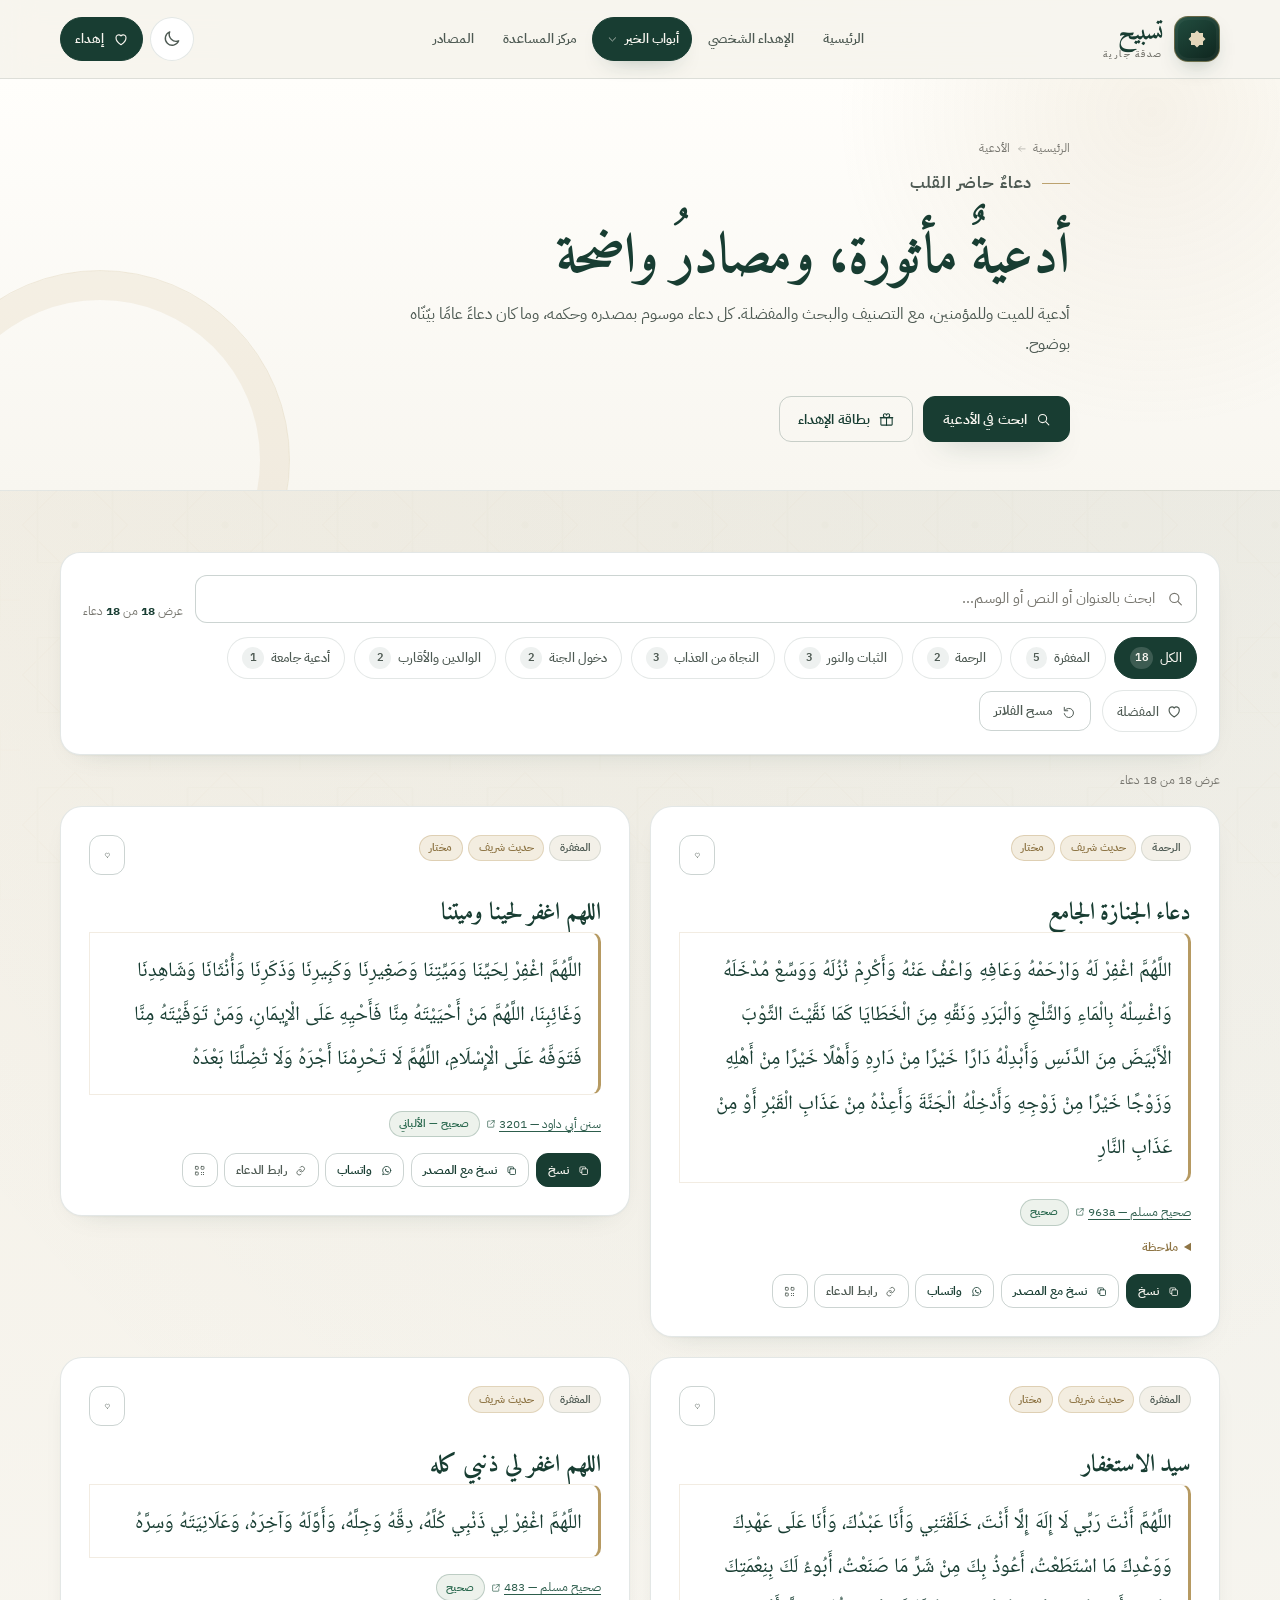
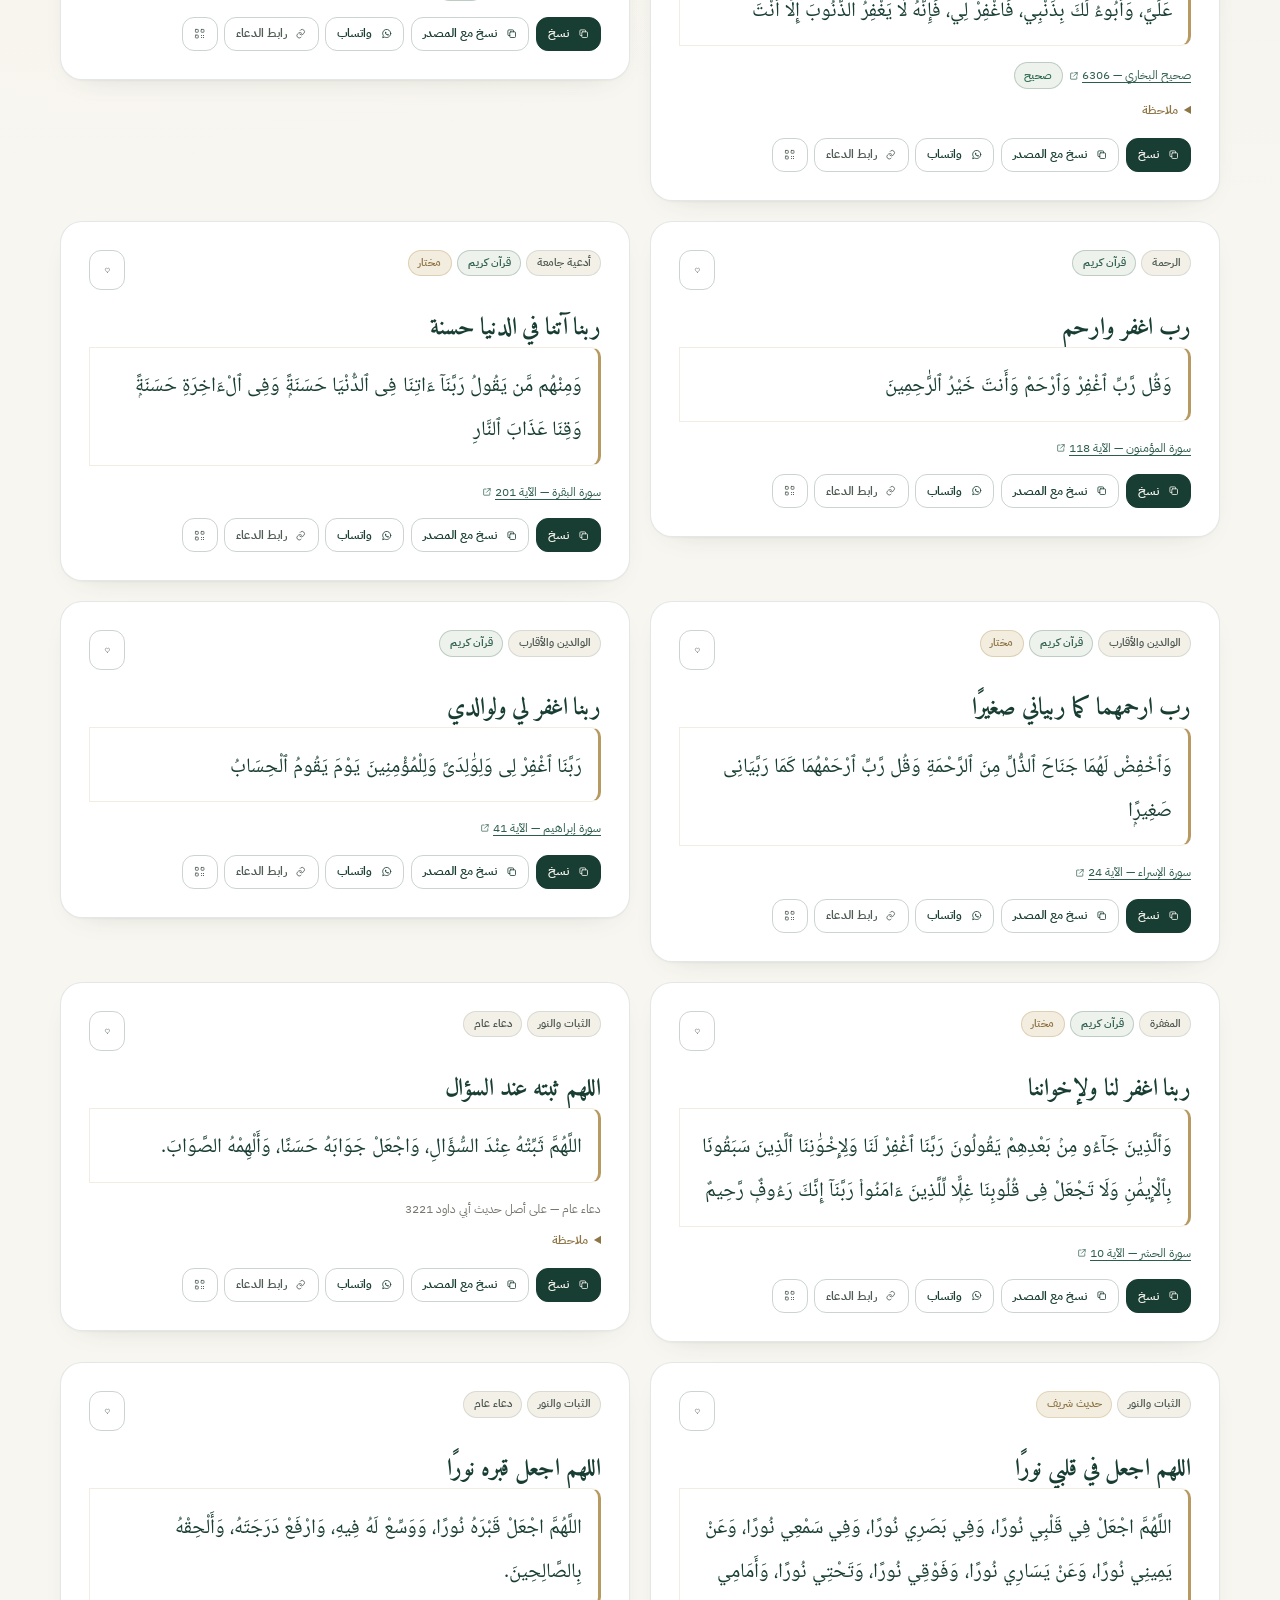
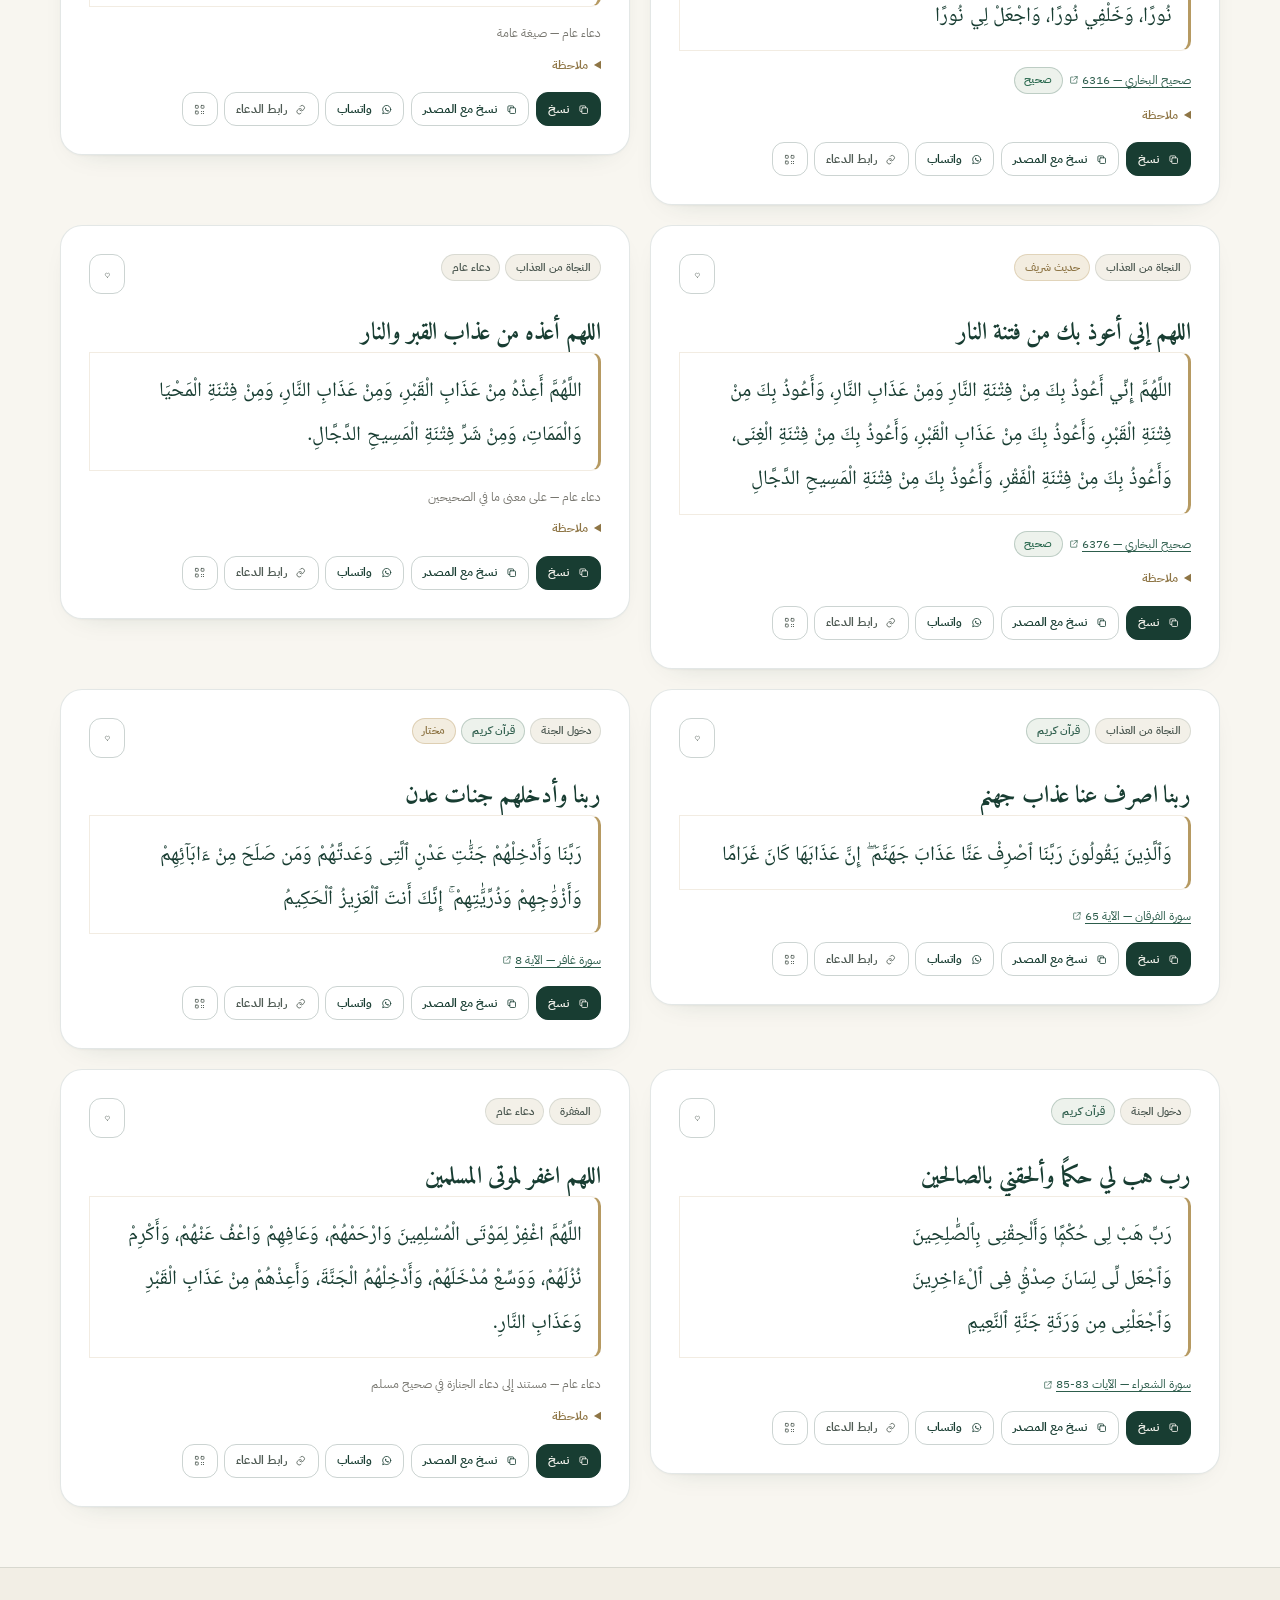
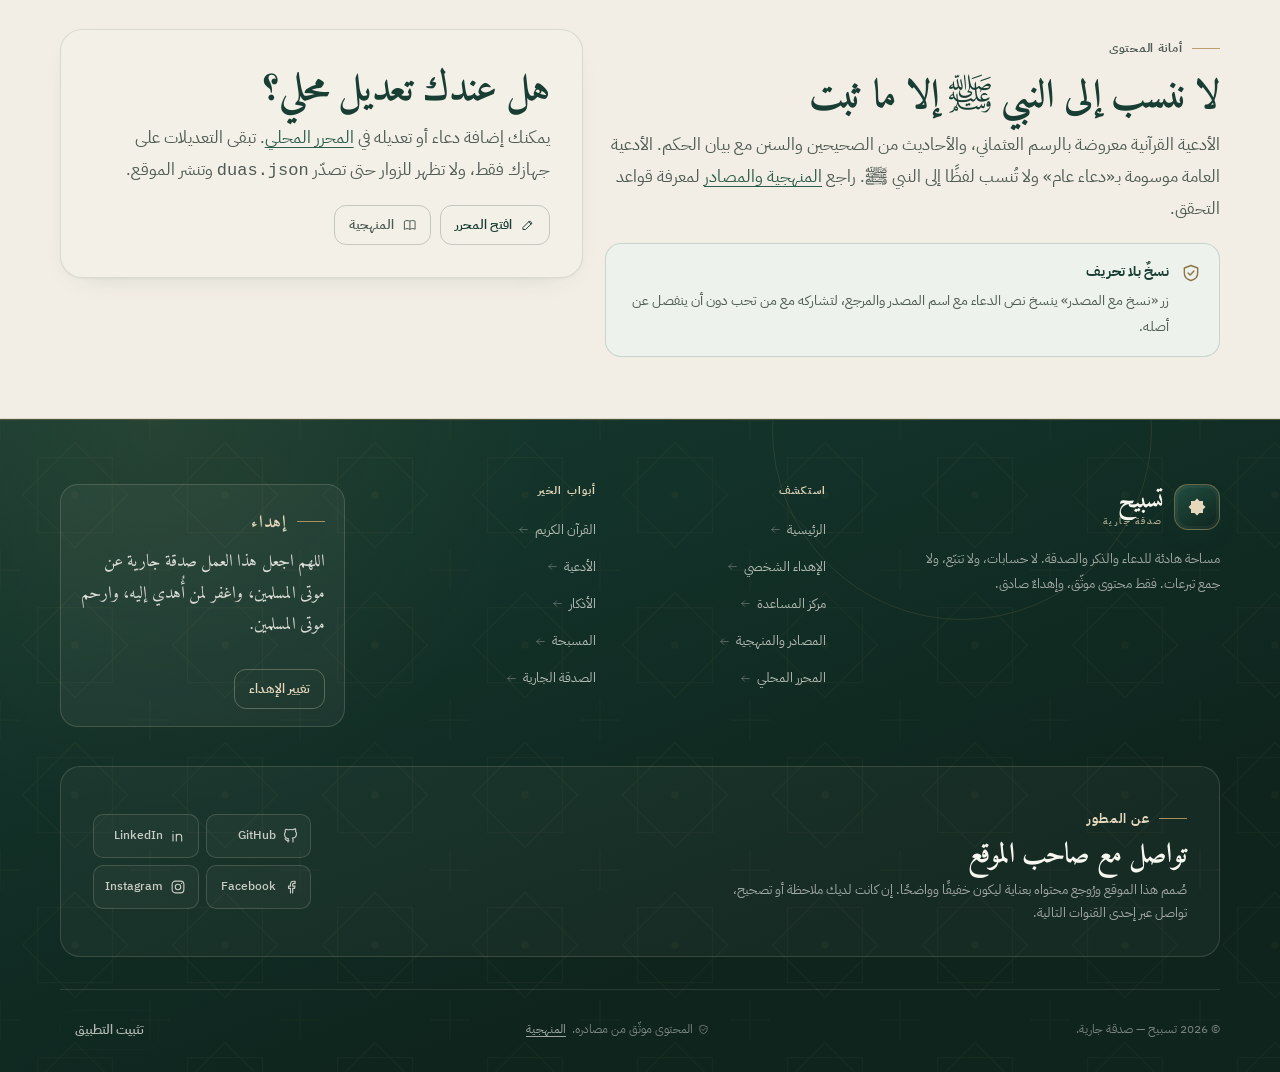
<file: pages/duas.html>
<!doctype html>
<html lang="ar" dir="rtl" data-theme="light">
<head>
  <meta charset="utf-8">
  <meta name="viewport" content="width=device-width, initial-scale=1, viewport-fit=cover">
  <title>الأدعية — تسبيح صدقة جارية</title>
  <meta name="description" content="أدعية مأثورة للميت وللمؤمنين، مع البحث والتصنيف والمفضلة والمصادر والأحكام.">
  <meta name="theme-color" content="#183d32">
  <meta name="color-scheme" content="light dark">
  <meta property="og:type" content="website">
  <meta property="og:title" content="الأدعية — تسبيح صدقة جارية">
  <meta property="og:description" content="أدعية مأثورة للميت وللمؤمنين، مع البحث والتصنيف والمفضلة والمصادر والأحكام.">
  <meta property="og:image" content="../assets/images/og-cover.png">
  <meta property="og:locale" content="ar_AR">
  <meta name="twitter:card" content="summary_large_image">
  <link rel="icon" href="../assets/images/favicon.svg" type="image/svg+xml">
  <link rel="apple-touch-icon" href="../assets/images/apple-touch-icon.png">
  <link rel="manifest" href="../manifest.webmanifest">
  <link rel="preload" href="../assets/fonts/amiri-arabic-700.woff2" as="font" type="font/woff2" crossorigin>
  <link rel="preload" href="../assets/fonts/ibm-plex-sans-arabic-400.woff2" as="font" type="font/woff2" crossorigin>
  <link rel="stylesheet" href="../assets/css/base.css">
  <link rel="stylesheet" href="../assets/css/components.css">
  <link rel="stylesheet" href="../assets/css/pages.css">
  <link rel="stylesheet" href="../assets/css/tools.css">
  <link rel="stylesheet" href="../assets/css/responsive.css">
  <link rel="stylesheet" href="../assets/css/v2.css">
  <script>
    (function () {
      try {
        var theme = localStorage.getItem("tasbeeh.theme.v1");
        try { theme = JSON.parse(theme); } catch (error) {}
        if (theme !== "dark" && theme !== "light") {
          theme = window.matchMedia && window.matchMedia("(prefers-color-scheme: dark)").matches ? "dark" : "light";
        }
        document.documentElement.setAttribute("data-theme", theme);
      } catch (error) {}
    })();
  </script>
</head>
<body data-root="../" data-page="duas" data-page-path="pages/duas.html">
  <a class="skip-link" href="#main">تخطَّ إلى المحتوى</a>

  <header class="site-header">
    <div class="container header__inner">
      <a class="brand" href="../index.html" aria-label="تسبيح — الصفحة الرئيسية">
        <span class="brand__mark"><svg class="icon icon--fill" aria-hidden="true" focusable="false"><use href="../assets/icons.svg#i-star"></use></svg></span>
        <span class="brand__text"><strong>تسبيح</strong><small>صدقة جارية</small></span>
      </a>
      <nav class="nav" id="site-nav" aria-label="التنقل الرئيسي">
        <div class="nav__mobile-head">
          <span>القائمة</span>
          <button class="icon-btn nav__close" type="button" data-nav-close aria-label="إغلاق القائمة">
            <svg class="icon" aria-hidden="true" focusable="false"><use href="../assets/icons.svg#i-close"></use></svg>
          </button>
        </div>
        <a href="../index.html" data-nav="home">الرئيسية</a>
        <a href="../pages/sadaqa.html" data-nav="sadaqa">الإهداء الشخصي</a>
        <div class="nav__group" data-nav-group>
          <button class="nav__group-toggle" type="button" data-nav-group-toggle aria-expanded="false" aria-controls="nav-good-deeds">
            <span>أبواب الخير</span>
            <svg class="icon nav__chevron" aria-hidden="true" focusable="false"><use href="../assets/icons.svg#i-chevron-down"></use></svg>
          </button>
          <div class="nav__panel" id="nav-good-deeds">
            <div class="nav__panel-head">
              <p class="nav__panel-title">أبواب الخير</p>
              <p class="nav__panel-sub">خمسة أبوابٍ مختارة، لكلِّ بابٍ أثره.</p>
            </div>
            <a href="../pages/quran.html" data-nav="quran">
              <svg class="icon" aria-hidden="true" focusable="false"><use href="../assets/icons.svg#i-quran"></use></svg>
              <strong>القرآن</strong><small>آيات للتدبّر</small>
            </a>
            <a href="../pages/duas.html" data-nav="duas">
              <svg class="icon" aria-hidden="true" focusable="false"><use href="../assets/icons.svg#i-dua"></use></svg>
              <strong>الأدعية</strong><small>مأثورة بمصادرها</small>
            </a>
            <a href="../pages/adhkar.html" data-nav="adhkar">
              <svg class="icon" aria-hidden="true" focusable="false"><use href="../assets/icons.svg#i-sun"></use></svg>
              <strong>الأذكار</strong><small>صباح ومساء</small>
            </a>
            <a href="../pages/tasbeeh.html" data-nav="tasbeeh">
              <svg class="icon" aria-hidden="true" focusable="false"><use href="../assets/icons.svg#i-beads"></use></svg>
              <strong>المسبحة</strong><small>عدّاد هادئ</small>
            </a>
            <a href="../pages/charity.html" data-nav="charity">
              <svg class="icon" aria-hidden="true" focusable="false"><use href="../assets/icons.svg#i-hands"></use></svg>
              <strong>الصدقة الجارية</strong><small>أبواب الخير</small>
            </a>
          </div>
        </div>
        <a href="../pages/help.html" data-nav="help">مركز المساعدة</a>
        <a href="../pages/about.html" data-nav="about">المصادر</a>
        <div class="nav__mobile-foot">
          <button class="btn btn--primary btn--block" type="button" data-open-personalize data-nav-close>
            <svg class="icon" aria-hidden="true" focusable="false"><use href="../assets/icons.svg#i-heart"></use></svg>
            أهدِ العمل صدقة جارية
          </button>
        </div>
      </nav>
      <div class="header__actions">
        <button class="icon-btn" type="button" data-theme-toggle aria-label="تبديل الوضع">
          <svg class="icon" aria-hidden="true" focusable="false"><use href="../assets/icons.svg#i-moon"></use></svg>
        </button>
        <button class="btn btn--outline btn--sm header__dedicate" type="button" data-open-personalize aria-label="إهداء العمل صدقة جارية">
          <svg class="icon" aria-hidden="true" focusable="false"><use href="../assets/icons.svg#i-heart"></use></svg>
          <span class="btn__label">إهداء</span>
        </button>
        <button class="icon-btn nav-toggle" type="button" data-nav-toggle aria-expanded="false" aria-controls="site-nav" aria-label="فتح القائمة">
          <svg class="icon" aria-hidden="true" focusable="false"><use href="../assets/icons.svg#i-menu"></use></svg>
        </button>
      </div>
    </div>
  </header>

  <main id="main">

    <section class="page-hero">
      <div class="container page-hero__inner">
        <nav class="breadcrumbs" aria-label="مسار التصفح">
          <a href="../index.html">الرئيسية</a>
          <svg class="icon" aria-hidden="true" focusable="false"><use href="../assets/icons.svg#i-arrow-left"></use></svg>
          <span aria-current="page">الأدعية</span>
        </nav>
        <p class="eyebrow">دعاءٌ حاضر القلب</p>
        <h1>أدعيةٌ مأثورة، ومصادرُ واضحة</h1>
        <p>أدعية للميت وللمؤمنين، مع التصنيف والبحث والمفضلة. كل دعاء موسوم بمصدره وحكمه، وما كان دعاءً عامًا بيّنّاه بوضوح.</p>
        <div class="page-hero__actions"><a class="btn btn--primary" href="#duas-content"><svg class="icon" aria-hidden="true" focusable="false"><use href="../assets/icons.svg#i-search"></use></svg> ابحث في الأدعية</a>
            <a class="btn btn--outline" href="sadaqa.html"><svg class="icon" aria-hidden="true" focusable="false"><use href="../assets/icons.svg#i-gift"></use></svg> بطاقة الإهداء</a></div>
      </div>
    </section>
    <section class="page-section" id="duas-content">
      <div class="container">
        <div class="toolbar reveal">
          <div class="toolbar__top">
            <div class="search-field">
              <label class="sr-only" for="dua-search">ابحث في الأدعية</label>
              <svg class="icon" aria-hidden="true" focusable="false"><use href="../assets/icons.svg#i-search"></use></svg>
              <input class="input" id="dua-search" type="search" placeholder="ابحث بالعنوان أو النص أو الوسم…" autocomplete="off" spellcheck="false">
            </div>
            <div class="toolbar__meta" aria-live="polite">
              <span>عرض <strong data-duas-count>0</strong> من <strong data-duas-total>0</strong> دعاء</span>
            </div>
          </div>
          <div class="toolbar__bottom">
            <div class="toolbar__filters" data-dua-categories role="group" aria-label="تصفية حسب التصنيف"></div>
            <div class="cluster">
              <button class="chip toolbar__toggle" type="button" data-duas-favorites aria-pressed="false">
                <svg class="icon" aria-hidden="true" focusable="false"><use href="../assets/icons.svg#i-heart"></use></svg><span>المفضلة</span><span class="chip__count" data-favorites-count>0</span>
              </button>
              <button class="btn btn--ghost btn--sm" type="button" data-duas-reset><svg class="icon" aria-hidden="true" focusable="false"><use href="../assets/icons.svg#i-reset"></use></svg> مسح الفلاتر</button>
            </div>
          </div>
        </div>
        <p class="results-status" data-duas-status aria-live="polite"></p>
        <div class="duas-grid" data-duas-grid>
          <div class="skeleton skeleton--card"></div>
          <div class="skeleton skeleton--card"></div>
          <div class="skeleton skeleton--card"></div>
          <div class="skeleton skeleton--card"></div>
        </div>
        <noscript>
          <div class="callout callout--gold" style="margin-top:1rem">
            <svg class="icon" aria-hidden="true" focusable="false"><use href="../assets/icons.svg#i-info"></use></svg>
            <div class="callout__body"><span class="callout__title">يحتاج هذا القسم إلى JavaScript</span><p>فعّل JavaScript لعرض الأدعية والبحث فيها. المحتوى نفسه محفوظ في ملفات JSON داخل الموقع.</p></div>
          </div>
        </noscript>
      </div>
    </section>

    <section class="page-section page-section--soft">
      <div class="container about-grid">
        <div>
          <p class="eyebrow">أمانة المحتوى</p>
          <h2>لا ننسب إلى النبي ﷺ إلا ما ثبت</h2>
          <p>الأدعية القرآنية معروضة بالرسم العثماني، والأحاديث من الصحيحين والسنن مع بيان الحكم. الأدعية العامة موسومة بـ«دعاء عام» ولا تُنسب لفظًا إلى النبي ﷺ. راجع <a href="about.html">المنهجية والمصادر</a> لمعرفة قواعد التحقق.</p>
          <div class="callout callout--emerald">
            <svg class="icon" aria-hidden="true" focusable="false"><use href="../assets/icons.svg#i-shield"></use></svg>
            <div class="callout__body"><span class="callout__title">نسخٌ بلا تحريف</span><p>زر «نسخ مع المصدر» ينسخ نص الدعاء مع اسم المصدر والمرجع، لتشاركه مع من تحب دون أن ينفصل عن أصله.</p></div>
          </div>
        </div>
        <div class="card card--soft">
          <h2>هل عندك تعديل محلي؟</h2>
          <p>يمكنك إضافة دعاء أو تعديله في <a href="editor.html">المحرر المحلي</a>. تبقى التعديلات على جهازك فقط، ولا تظهر للزوار حتى تصدّر <code>duas.json</code> وتنشر الموقع.</p>
          <div class="card__actions">
            <a class="btn btn--outline btn--sm" href="editor.html"><svg class="icon" aria-hidden="true" focusable="false"><use href="../assets/icons.svg#i-edit"></use></svg> افتح المحرر</a>
            <a class="btn btn--ghost btn--sm" href="about.html"><svg class="icon" aria-hidden="true" focusable="false"><use href="../assets/icons.svg#i-book-open"></use></svg> المنهجية</a>
          </div>
        </div>
      </div>
    </section>

    </main>

  <footer class="site-footer">
    <div class="container footer__inner">
      <div class="footer__top">
        <div class="footer__brand">
          <a class="brand" href="../index.html" aria-label="تسبيح — الصفحة الرئيسية">
            <span class="brand__mark"><svg class="icon icon--fill" aria-hidden="true" focusable="false"><use href="../assets/icons.svg#i-star"></use></svg></span>
            <span class="brand__text"><strong>تسبيح</strong><small>صدقة جارية</small></span>
          </a>
          <p>مساحة هادئة للدعاء والذكر والصدقة. لا حسابات، ولا تتبّع، ولا جمع تبرعات. فقط محتوى موثّق، وإهداءٌ صادق.</p>
        </div>
        <nav class="footer__nav" aria-label="استكشف الموقع">
          <h2>استكشف</h2>
          <a href="../index.html">الرئيسية <svg class="icon" aria-hidden="true" focusable="false"><use href="../assets/icons.svg#i-arrow-left"></use></svg></a>
          <a href="../pages/sadaqa.html">الإهداء الشخصي <svg class="icon" aria-hidden="true" focusable="false"><use href="../assets/icons.svg#i-arrow-left"></use></svg></a>
          <a href="../pages/help.html">مركز المساعدة <svg class="icon" aria-hidden="true" focusable="false"><use href="../assets/icons.svg#i-arrow-left"></use></svg></a>
          <a href="../pages/about.html">المصادر والمنهجية <svg class="icon" aria-hidden="true" focusable="false"><use href="../assets/icons.svg#i-arrow-left"></use></svg></a>
          <a href="../pages/editor.html">المحرر المحلي <svg class="icon" aria-hidden="true" focusable="false"><use href="../assets/icons.svg#i-arrow-left"></use></svg></a>
        </nav>
        <nav class="footer__nav" aria-label="أبواب الخير">
          <h2>أبواب الخير</h2>
          <a href="../pages/quran.html">القرآن الكريم <svg class="icon" aria-hidden="true" focusable="false"><use href="../assets/icons.svg#i-arrow-left"></use></svg></a>
          <a href="../pages/duas.html">الأدعية <svg class="icon" aria-hidden="true" focusable="false"><use href="../assets/icons.svg#i-arrow-left"></use></svg></a>
          <a href="../pages/adhkar.html">الأذكار <svg class="icon" aria-hidden="true" focusable="false"><use href="../assets/icons.svg#i-arrow-left"></use></svg></a>
          <a href="../pages/tasbeeh.html">المسبحة <svg class="icon" aria-hidden="true" focusable="false"><use href="../assets/icons.svg#i-arrow-left"></use></svg></a>
          <a href="../pages/charity.html">الصدقة الجارية <svg class="icon" aria-hidden="true" focusable="false"><use href="../assets/icons.svg#i-arrow-left"></use></svg></a>
        </nav>
        <div class="footer__dedication">
          <p class="eyebrow">إهداء</p>
          <p data-dedication="full">اللهم اجعل هذا العمل صدقة جارية عن موتى المسلمين، واغفر لمن أُهدي إليه، وارحم موتى المسلمين.</p>
          <button class="btn btn--outline btn--sm" type="button" data-open-personalize>تغيير الإهداء</button>
        </div>
      </div>

      <section class="developer-card" aria-labelledby="developer-title">
        <div class="developer-card__intro">
          <p class="eyebrow">عن المطور</p>
          <h2 id="developer-title">تواصل مع صاحب الموقع</h2>
          <p>صُمم هذا الموقع ورُوجع محتواه بعناية ليكون خفيفًا وواضحًا. إن كانت لديك ملاحظة أو تصحيح، تواصل عبر إحدى القنوات التالية.</p>
        </div>
        <div class="developer-card__identity">
          <div></div>
        </div>
        <div class="developer-card__links">
          <a class="social-link" href="https://github.com/abdelmouniemeessay" target="_blank" rel="noopener noreferrer" aria-label="GitHub — Abdelmounieme Essayd">
            <svg class="icon" aria-hidden="true" focusable="false"><use href="../assets/icons.svg#i-github"></use></svg> GitHub
          </a>
          <a class="social-link" href="https://www.linkedin.com/in/abd-el-mounieme-essayd-589a63304?utm_source=share_via&utm_content=profile&utm_medium=member_android" target="_blank" rel="noopener noreferrer" aria-label="LinkedIn — Abdelmounieme Essayd">
            <svg class="icon" aria-hidden="true" focusable="false"><use href="../assets/icons.svg#i-linkedin"></use></svg> LinkedIn
          </a>
          <a class="social-link" href="https://www.facebook.com/share/1FzVx9LVn7/" target="_blank" rel="noopener noreferrer" aria-label="Facebook — Abdelmounieme Essayd">
            <svg class="icon" aria-hidden="true" focusable="false"><use href="../assets/icons.svg#i-facebook"></use></svg> Facebook
          </a>
          <a class="social-link" href="https://www.instagram.com/ess._.moun3im" target="_blank" rel="noopener noreferrer" aria-label="Instagram — Abdelmounieme Essayd">
            <svg class="icon" aria-hidden="true" focusable="false"><use href="../assets/icons.svg#i-instagram"></use></svg> Instagram
          </a>
        </div>
      </section>

      <div class="footer__bottom">
        <p>© <span data-year>2026</span> تسبيح — صدقة جارية.</p>
        <p class="footer__note"><svg class="icon" aria-hidden="true" focusable="false"><use href="../assets/icons.svg#i-shield"></use></svg> المحتوى موثّق من مصادره. <a href="../pages/about.html">المنهجية</a></p>
        <p><button class="btn btn--ghost btn--sm" type="button" data-install-app>تثبيت التطبيق</button></p>
      </div>
    </div>
  </footer>

  <script src="../assets/js/app.js" defer></script>
  <script src="../assets/js/share.js" defer></script>
  <script src="../assets/js/duas.js" defer></script>

</body>
</html>
</file>
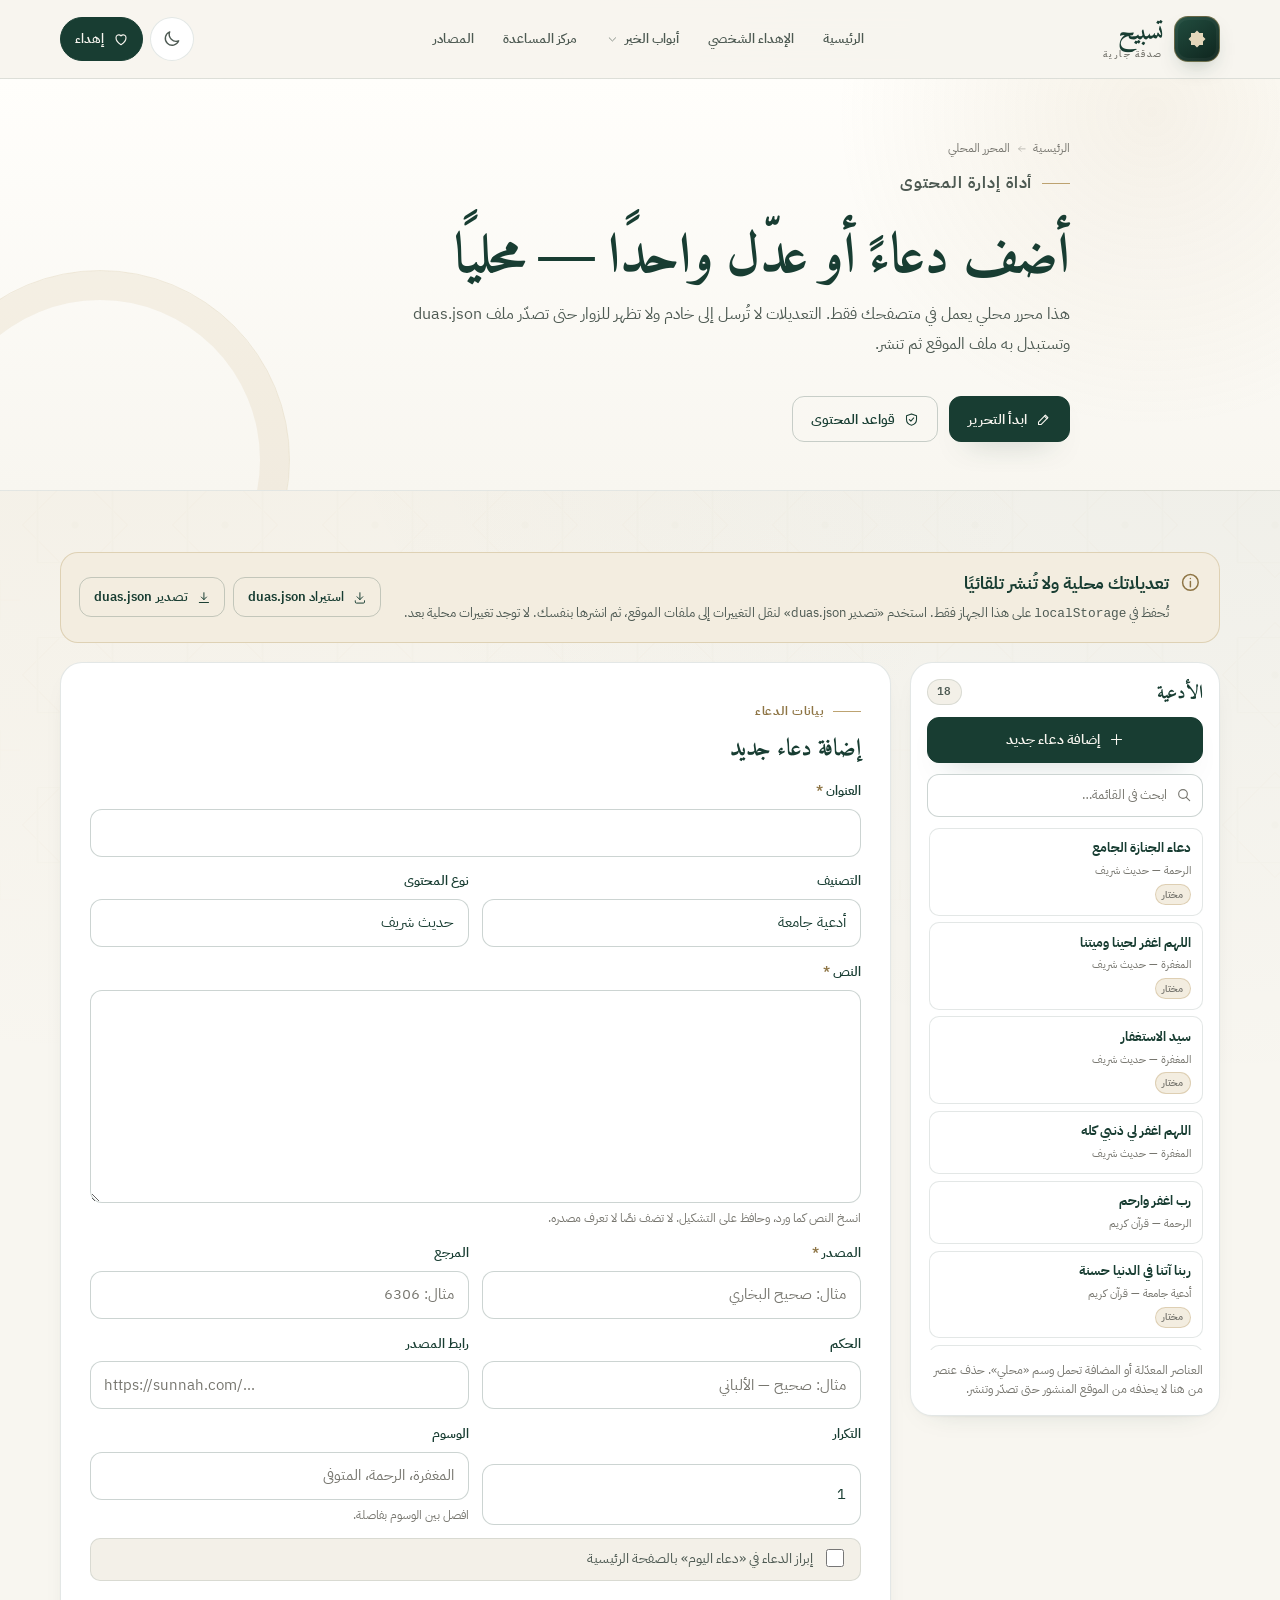
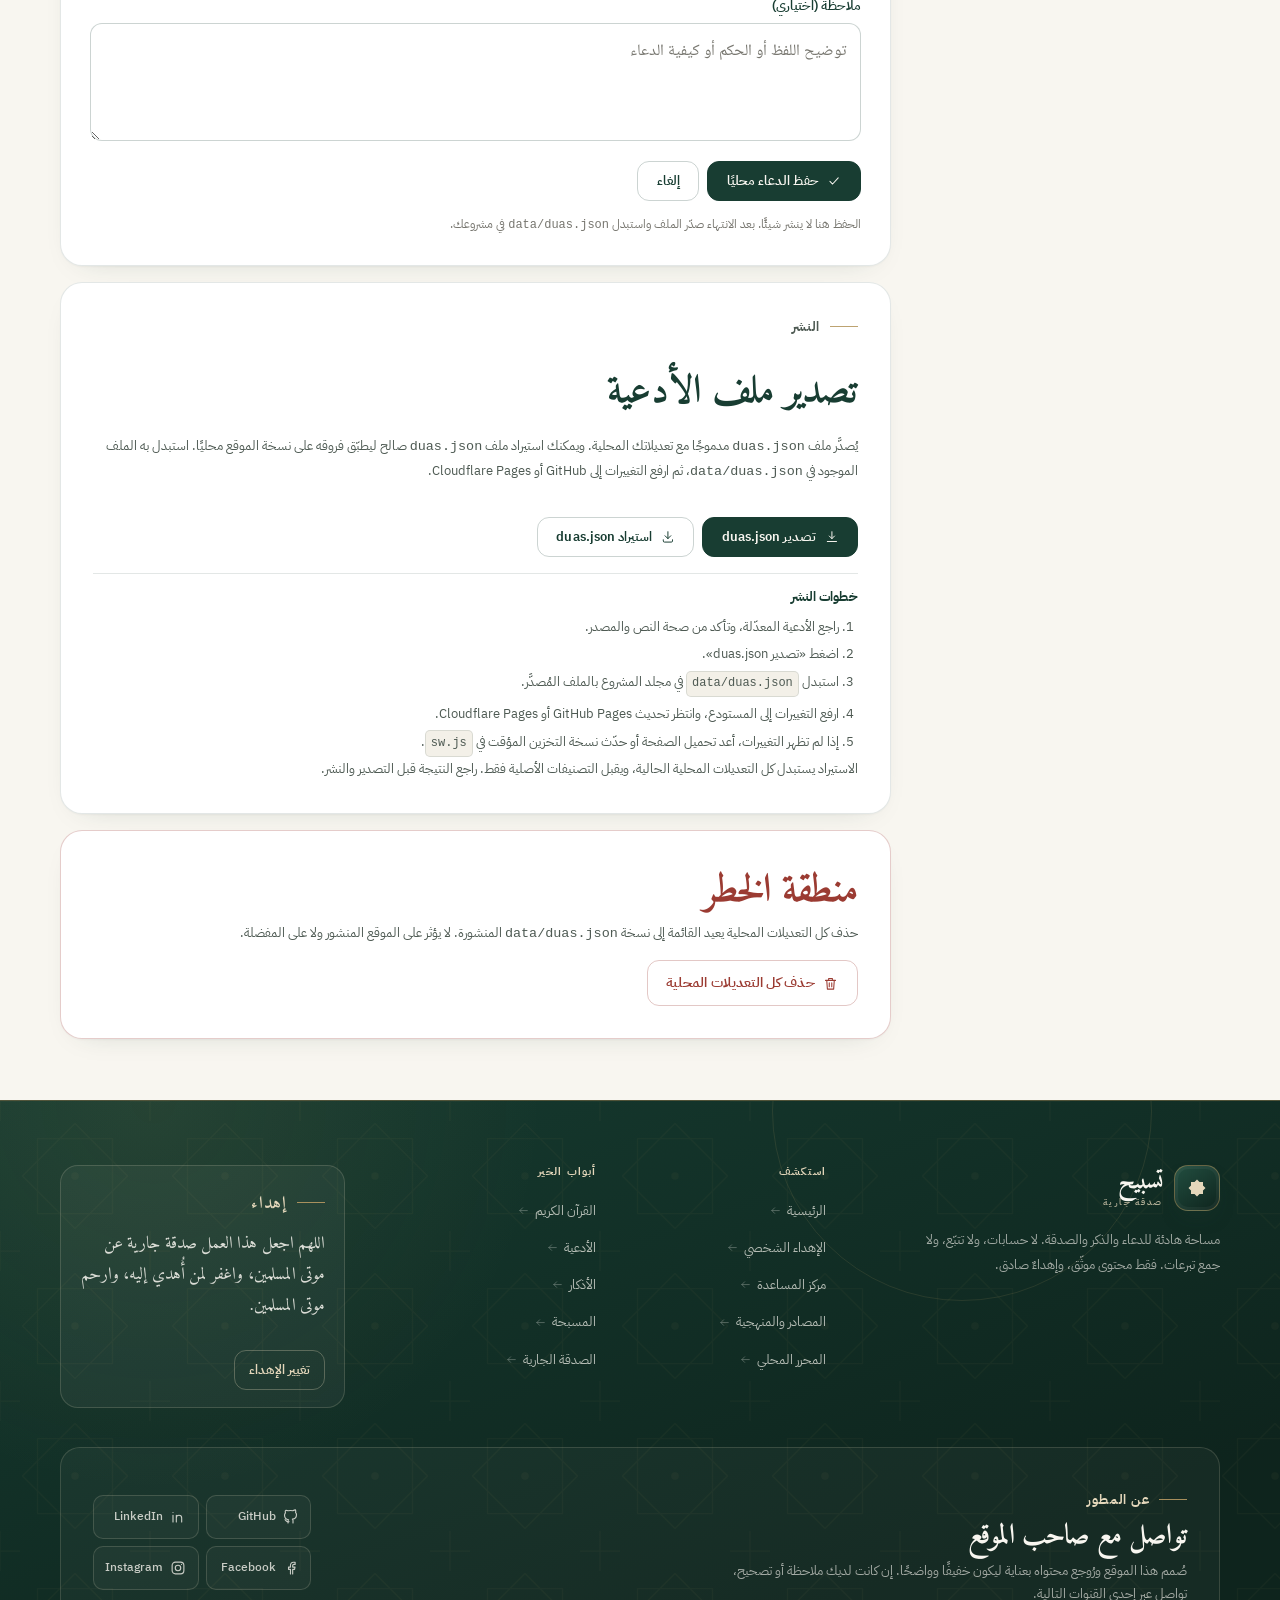
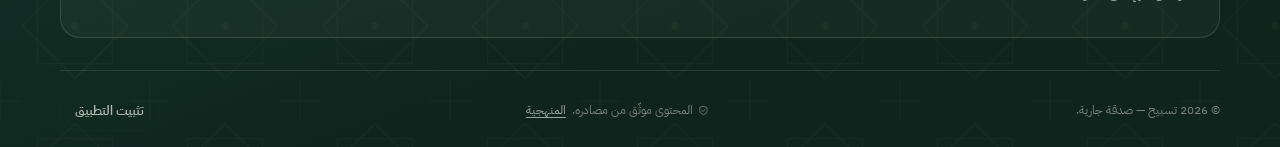
<file: pages/editor.html>
<!doctype html>
<html lang="ar" dir="rtl" data-theme="light">
<head>
  <meta charset="utf-8">
  <meta name="viewport" content="width=device-width, initial-scale=1, viewport-fit=cover">
  <title>المحرر المحلي — تسبيح صدقة جارية</title>
  <meta name="description" content="محرر محلي لإضافة الأدعية وتعديلها وتصديرها. التعديلات لا تُنشر تلقائيًا.">
  <meta name="robots" content="noindex, nofollow">
  <meta name="theme-color" content="#183d32">
  <meta name="color-scheme" content="light dark">
  <meta property="og:type" content="website">
  <meta property="og:title" content="المحرر المحلي — تسبيح صدقة جارية">
  <meta property="og:description" content="محرر محلي لإضافة الأدعية وتعديلها وتصديرها. التعديلات لا تُنشر تلقائيًا.">
  <meta property="og:image" content="../assets/images/og-cover.png">
  <meta property="og:locale" content="ar_AR">
  <meta name="twitter:card" content="summary_large_image">
  <link rel="icon" href="../assets/images/favicon.svg" type="image/svg+xml">
  <link rel="apple-touch-icon" href="../assets/images/apple-touch-icon.png">
  <link rel="manifest" href="../manifest.webmanifest">
  <link rel="preload" href="../assets/fonts/amiri-arabic-700.woff2" as="font" type="font/woff2" crossorigin>
  <link rel="preload" href="../assets/fonts/ibm-plex-sans-arabic-400.woff2" as="font" type="font/woff2" crossorigin>
  <link rel="stylesheet" href="../assets/css/base.css">
  <link rel="stylesheet" href="../assets/css/components.css">
  <link rel="stylesheet" href="../assets/css/pages.css">
  <link rel="stylesheet" href="../assets/css/tools.css">
  <link rel="stylesheet" href="../assets/css/responsive.css">
  <link rel="stylesheet" href="../assets/css/v2.css">
  <script>
    (function () {
      try {
        var theme = localStorage.getItem("tasbeeh.theme.v1");
        try { theme = JSON.parse(theme); } catch (error) {}
        if (theme !== "dark" && theme !== "light") {
          theme = window.matchMedia && window.matchMedia("(prefers-color-scheme: dark)").matches ? "dark" : "light";
        }
        document.documentElement.setAttribute("data-theme", theme);
      } catch (error) {}
    })();
  </script>
</head>
<body data-root="../" data-page="editor" data-page-path="pages/editor.html">
  <a class="skip-link" href="#main">تخطَّ إلى المحتوى</a>

  <header class="site-header">
    <div class="container header__inner">
      <a class="brand" href="../index.html" aria-label="تسبيح — الصفحة الرئيسية">
        <span class="brand__mark"><svg class="icon icon--fill" aria-hidden="true" focusable="false"><use href="../assets/icons.svg#i-star"></use></svg></span>
        <span class="brand__text"><strong>تسبيح</strong><small>صدقة جارية</small></span>
      </a>
      <nav class="nav" id="site-nav" aria-label="التنقل الرئيسي">
        <div class="nav__mobile-head">
          <span>القائمة</span>
          <button class="icon-btn nav__close" type="button" data-nav-close aria-label="إغلاق القائمة">
            <svg class="icon" aria-hidden="true" focusable="false"><use href="../assets/icons.svg#i-close"></use></svg>
          </button>
        </div>
        <a href="../index.html" data-nav="home">الرئيسية</a>
        <a href="../pages/sadaqa.html" data-nav="sadaqa">الإهداء الشخصي</a>
        <div class="nav__group" data-nav-group>
          <button class="nav__group-toggle" type="button" data-nav-group-toggle aria-expanded="false" aria-controls="nav-good-deeds">
            <span>أبواب الخير</span>
            <svg class="icon nav__chevron" aria-hidden="true" focusable="false"><use href="../assets/icons.svg#i-chevron-down"></use></svg>
          </button>
          <div class="nav__panel" id="nav-good-deeds">
            <div class="nav__panel-head">
              <p class="nav__panel-title">أبواب الخير</p>
              <p class="nav__panel-sub">خمسة أبوابٍ مختارة، لكلِّ بابٍ أثره.</p>
            </div>
            <a href="../pages/quran.html" data-nav="quran">
              <svg class="icon" aria-hidden="true" focusable="false"><use href="../assets/icons.svg#i-quran"></use></svg>
              <strong>القرآن</strong><small>آيات للتدبّر</small>
            </a>
            <a href="../pages/duas.html" data-nav="duas">
              <svg class="icon" aria-hidden="true" focusable="false"><use href="../assets/icons.svg#i-dua"></use></svg>
              <strong>الأدعية</strong><small>مأثورة بمصادرها</small>
            </a>
            <a href="../pages/adhkar.html" data-nav="adhkar">
              <svg class="icon" aria-hidden="true" focusable="false"><use href="../assets/icons.svg#i-sun"></use></svg>
              <strong>الأذكار</strong><small>صباح ومساء</small>
            </a>
            <a href="../pages/tasbeeh.html" data-nav="tasbeeh">
              <svg class="icon" aria-hidden="true" focusable="false"><use href="../assets/icons.svg#i-beads"></use></svg>
              <strong>المسبحة</strong><small>عدّاد هادئ</small>
            </a>
            <a href="../pages/charity.html" data-nav="charity">
              <svg class="icon" aria-hidden="true" focusable="false"><use href="../assets/icons.svg#i-hands"></use></svg>
              <strong>الصدقة الجارية</strong><small>أبواب الخير</small>
            </a>
          </div>
        </div>
        <a href="../pages/help.html" data-nav="help">مركز المساعدة</a>
        <a href="../pages/about.html" data-nav="about">المصادر</a>
        <div class="nav__mobile-foot">
          <button class="btn btn--primary btn--block" type="button" data-open-personalize data-nav-close>
            <svg class="icon" aria-hidden="true" focusable="false"><use href="../assets/icons.svg#i-heart"></use></svg>
            أهدِ العمل صدقة جارية
          </button>
        </div>
      </nav>
      <div class="header__actions">
        <button class="icon-btn" type="button" data-theme-toggle aria-label="تبديل الوضع">
          <svg class="icon" aria-hidden="true" focusable="false"><use href="../assets/icons.svg#i-moon"></use></svg>
        </button>
        <button class="btn btn--outline btn--sm header__dedicate" type="button" data-open-personalize aria-label="إهداء العمل صدقة جارية">
          <svg class="icon" aria-hidden="true" focusable="false"><use href="../assets/icons.svg#i-heart"></use></svg>
          <span class="btn__label">إهداء</span>
        </button>
        <button class="icon-btn nav-toggle" type="button" data-nav-toggle aria-expanded="false" aria-controls="site-nav" aria-label="فتح القائمة">
          <svg class="icon" aria-hidden="true" focusable="false"><use href="../assets/icons.svg#i-menu"></use></svg>
        </button>
      </div>
    </div>
  </header>

  <main id="main">

    <section class="page-hero">
      <div class="container page-hero__inner">
        <nav class="breadcrumbs" aria-label="مسار التصفح">
          <a href="../index.html">الرئيسية</a>
          <svg class="icon" aria-hidden="true" focusable="false"><use href="../assets/icons.svg#i-arrow-left"></use></svg>
          <span aria-current="page">المحرر المحلي</span>
        </nav>
        <p class="eyebrow">أداة إدارة المحتوى</p>
        <h1>أضف دعاءً أو عدّل واحدًا — محليًا</h1>
        <p>هذا محرر محلي يعمل في متصفحك فقط. التعديلات لا تُرسل إلى خادم ولا تظهر للزوار حتى تصدّر ملف duas.json وتستبدل به ملف الموقع ثم تنشر.</p>
        <div class="page-hero__actions"><a class="btn btn--primary" href="#editor-tool"><svg class="icon" aria-hidden="true" focusable="false"><use href="../assets/icons.svg#i-edit"></use></svg> ابدأ التحرير</a>
            <a class="btn btn--outline" href="about.html"><svg class="icon" aria-hidden="true" focusable="false"><use href="../assets/icons.svg#i-shield"></use></svg> قواعد المحتوى</a></div>
      </div>
    </section>
    <section class="page-section" id="editor-tool">
      <div class="container">
        <div class="editor-banner reveal">
          <div class="editor-banner__text">
            <svg class="icon" aria-hidden="true" focusable="false"><use href="../assets/icons.svg#i-info"></use></svg>
            <div>
              <strong>تعديلاتك محلية ولا تُنشر تلقائيًا</strong>
              <p>تُحفظ في <code>localStorage</code> على هذا الجهاز فقط. استخدم «تصدير duas.json» لنقل التغييرات إلى ملفات الموقع، ثم انشرها بنفسك. <span data-editor-local-count></span></p>
            </div>
          </div>
          <div class="editor-banner__actions">
            <button class="btn btn--outline btn--sm" type="button" data-editor-import><svg class="icon" aria-hidden="true" focusable="false"><use href="../assets/icons.svg#i-import"></use></svg> استيراد duas.json</button>
            <button class="btn btn--outline btn--sm" type="button" data-editor-export><svg class="icon" aria-hidden="true" focusable="false"><use href="../assets/icons.svg#i-download"></use></svg> تصدير duas.json</button>
            <input type="file" accept="application/json,.json" data-editor-import-input hidden>
          </div>
        </div>

        <div class="editor-layout">
          <aside class="editor-sidebar">
            <div class="editor-sidebar__head">
              <h2>الأدعية</h2>
              <span class="badge" data-editor-count>0</span>
            </div>
            <button class="btn btn--primary btn--block" type="button" data-editor-new><svg class="icon" aria-hidden="true" focusable="false"><use href="../assets/icons.svg#i-plus"></use></svg> إضافة دعاء جديد</button>
            <div class="editor-search">
              <label class="sr-only" for="editor-search">ابحث في قائمة الأدعية</label>
              <svg class="icon" aria-hidden="true" focusable="false"><use href="../assets/icons.svg#i-search"></use></svg>
              <input class="input" id="editor-search" type="search" placeholder="ابحث في القائمة…" autocomplete="off">
            </div>
            <div class="editor-list" data-editor-list>
              <div class="editor-empty">جارٍ التحميل…</div>
            </div>
            <p class="editor-sidebar__note">العناصر المعدّلة أو المضافة تحمل وسم «محلي». حذف عنصر من هنا لا يحذفه من الموقع المنشور حتى تصدّر وتنشر.</p>
          </aside>

          <div class="editor-main">
            <div class="editor-form-card">
              <div class="editor-form-card__head">
                <div>
                  <p class="eyebrow">بيانات الدعاء</p>
                  <h2 data-editor-form-title>إضافة دعاء جديد</h2>
                </div>
                <span class="badge badge--local" data-editor-mode hidden></span>
              </div>
              <form class="editor-form" data-editor-form novalidate>
                <input type="hidden" name="id">
                <div class="form-row">
                  <div class="field field--full">
                    <label for="editor-title">العنوان <span class="text-gold">*</span></label>
                    <input class="input" id="editor-title" name="title" type="text" maxlength="160" autocomplete="off" required>
                  </div>
                  <div class="field">
                    <label for="editor-category">التصنيف</label>
                    <select class="select" id="editor-category" name="category"></select>
                  </div>
                  <div class="field">
                    <label for="editor-type">نوع المحتوى</label>
                    <select class="select" id="editor-type" name="type">
                      <option value="hadith">حديث شريف</option>
                      <option value="quran">قرآن كريم</option>
                      <option value="general">دعاء عام</option>
                    </select>
                  </div>
                  <div class="field field--full">
                    <label for="editor-text">النص <span class="text-gold">*</span></label>
                    <textarea class="textarea" id="editor-text" name="text" rows="6" maxlength="6000" required></textarea>
                    <p class="field__hint">انسخ النص كما ورد، وحافظ على التشكيل. لا تضف نصًا لا تعرف مصدره.</p>
                  </div>
                  <div class="field">
                    <label for="editor-source">المصدر <span class="text-gold">*</span></label>
                    <input class="input" id="editor-source" name="source" type="text" maxlength="160" placeholder="مثال: صحيح البخاري" autocomplete="off">
                  </div>
                  <div class="field">
                    <label for="editor-reference">المرجع</label>
                    <input class="input" id="editor-reference" name="reference" type="text" maxlength="160" placeholder="مثال: 6306" autocomplete="off">
                  </div>
                  <div class="field">
                    <label for="editor-grade">الحكم</label>
                    <input class="input" id="editor-grade" name="grade" type="text" maxlength="100" placeholder="مثال: صحيح — الألباني" autocomplete="off">
                  </div>
                  <div class="field">
                    <label for="editor-url">رابط المصدر</label>
                    <input class="input" id="editor-url" name="sourceUrl" type="url" dir="ltr" placeholder="https://sunnah.com/..." autocomplete="url">
                  </div>
                  <div class="field">
                    <label for="editor-repeat">التكرار</label>
                    <input class="input" id="editor-repeat" name="repeat" type="number" min="1" max="100" inputmode="numeric" value="1">
                  </div>
                  <div class="field">
                    <label for="editor-tags">الوسوم</label>
                    <input class="input" id="editor-tags" name="tags" type="text" maxlength="300" placeholder="المغفرة، الرحمة، المتوفى" autocomplete="off">
                    <p class="field__hint">افصل بين الوسوم بفاصلة.</p>
                  </div>
                  <label class="check field--full">
                    <input type="checkbox" name="featured">
                    <span>إبراز الدعاء في «دعاء اليوم» بالصفحة الرئيسية</span>
                  </label>
                  <div class="field field--full">
                    <label for="editor-note">ملاحظة (اختياري)</label>
                    <textarea class="textarea textarea--short" id="editor-note" name="note" rows="3" maxlength="2000" placeholder="توضيح اللفظ أو الحكم أو كيفية الدعاء"></textarea>
                  </div>
                </div>
                <p class="field__error" data-editor-error hidden></p>
                <div class="editor-form__actions">
                  <button class="btn btn--primary" type="submit" data-editor-save><svg class="icon" aria-hidden="true" focusable="false"><use href="../assets/icons.svg#i-check"></use></svg> حفظ التعديل محليًا</button>
                  <button class="btn btn--outline" type="button" data-editor-cancel>إلغاء</button>
                  <button class="btn btn--danger" type="button" data-editor-delete hidden><svg class="icon" aria-hidden="true" focusable="false"><use href="../assets/icons.svg#i-trash"></use></svg> حذف الدعاء</button>
                  <button class="btn btn--ghost" type="button" data-editor-restore hidden><svg class="icon" aria-hidden="true" focusable="false"><use href="../assets/icons.svg#i-reset"></use></svg> استعادة الأصل</button>
                </div>
                <p class="form-note">الحفظ هنا لا ينشر شيئًا. بعد الانتهاء صدّر الملف واستبدل <code>data/duas.json</code> في مشروعك.</p>
              </form>
            </div>

            <div class="card editor-export">
              <p class="eyebrow">النشر</p>
              <h2>تصدير ملف الأدعية</h2>
              <p>يُصدَّر ملف <code>duas.json</code> مدموجًا مع تعديلاتك المحلية. ويمكنك استيراد ملف <code>duas.json</code> صالح ليطبّق فروقه على نسخة الموقع محليًا. استبدل به الملف الموجود في <code>data/duas.json</code>، ثم ارفع التغييرات إلى GitHub أو Cloudflare Pages.</p>
              <div class="editor-export__actions">
                <button class="btn btn--primary" type="button" data-editor-export><svg class="icon" aria-hidden="true" focusable="false"><use href="../assets/icons.svg#i-download"></use></svg> تصدير duas.json</button>
                <button class="btn btn--outline" type="button" data-editor-import><svg class="icon" aria-hidden="true" focusable="false"><use href="../assets/icons.svg#i-import"></use></svg> استيراد duas.json</button>
              </div>
              <div class="editor-help">
                <strong>خطوات النشر</strong>
                <ol>
                  <li>راجع الأدعية المعدّلة، وتأكد من صحة النص والمصدر.</li>
                  <li>اضغط «تصدير duas.json».</li>
                  <li>استبدل <code>data/duas.json</code> في مجلد المشروع بالملف المُصدَّر.</li>
                  <li>ارفع التغييرات إلى المستودع، وانتظر تحديث GitHub Pages أو Cloudflare Pages.</li>
                  <li>إذا لم تظهر التغييرات، أعد تحميل الصفحة أو حدّث نسخة التخزين المؤقت في <code>sw.js</code>.</li>
                </ol>
                <p class="form-note">الاستيراد يستبدل كل التعديلات المحلية الحالية، ويقبل التصنيفات الأصلية فقط. راجع النتيجة قبل التصدير والنشر.</p>
              </div>
            </div>

            <div class="card editor-danger-zone">
              <h2>منطقة الخطر</h2>
              <p>حذف كل التعديلات المحلية يعيد القائمة إلى نسخة <code>data/duas.json</code> المنشورة. لا يؤثر على الموقع المنشور ولا على المفضلة.</p>
              <button class="btn btn--danger" type="button" data-editor-reset><svg class="icon" aria-hidden="true" focusable="false"><use href="../assets/icons.svg#i-trash"></use></svg> حذف كل التعديلات المحلية</button>
            </div>
          </div>
        </div>
      </div>
    </section>

    </main>

  <footer class="site-footer">
    <div class="container footer__inner">
      <div class="footer__top">
        <div class="footer__brand">
          <a class="brand" href="../index.html" aria-label="تسبيح — الصفحة الرئيسية">
            <span class="brand__mark"><svg class="icon icon--fill" aria-hidden="true" focusable="false"><use href="../assets/icons.svg#i-star"></use></svg></span>
            <span class="brand__text"><strong>تسبيح</strong><small>صدقة جارية</small></span>
          </a>
          <p>مساحة هادئة للدعاء والذكر والصدقة. لا حسابات، ولا تتبّع، ولا جمع تبرعات. فقط محتوى موثّق، وإهداءٌ صادق.</p>
        </div>
        <nav class="footer__nav" aria-label="استكشف الموقع">
          <h2>استكشف</h2>
          <a href="../index.html">الرئيسية <svg class="icon" aria-hidden="true" focusable="false"><use href="../assets/icons.svg#i-arrow-left"></use></svg></a>
          <a href="../pages/sadaqa.html">الإهداء الشخصي <svg class="icon" aria-hidden="true" focusable="false"><use href="../assets/icons.svg#i-arrow-left"></use></svg></a>
          <a href="../pages/help.html">مركز المساعدة <svg class="icon" aria-hidden="true" focusable="false"><use href="../assets/icons.svg#i-arrow-left"></use></svg></a>
          <a href="../pages/about.html">المصادر والمنهجية <svg class="icon" aria-hidden="true" focusable="false"><use href="../assets/icons.svg#i-arrow-left"></use></svg></a>
          <a href="../pages/editor.html">المحرر المحلي <svg class="icon" aria-hidden="true" focusable="false"><use href="../assets/icons.svg#i-arrow-left"></use></svg></a>
        </nav>
        <nav class="footer__nav" aria-label="أبواب الخير">
          <h2>أبواب الخير</h2>
          <a href="../pages/quran.html">القرآن الكريم <svg class="icon" aria-hidden="true" focusable="false"><use href="../assets/icons.svg#i-arrow-left"></use></svg></a>
          <a href="../pages/duas.html">الأدعية <svg class="icon" aria-hidden="true" focusable="false"><use href="../assets/icons.svg#i-arrow-left"></use></svg></a>
          <a href="../pages/adhkar.html">الأذكار <svg class="icon" aria-hidden="true" focusable="false"><use href="../assets/icons.svg#i-arrow-left"></use></svg></a>
          <a href="../pages/tasbeeh.html">المسبحة <svg class="icon" aria-hidden="true" focusable="false"><use href="../assets/icons.svg#i-arrow-left"></use></svg></a>
          <a href="../pages/charity.html">الصدقة الجارية <svg class="icon" aria-hidden="true" focusable="false"><use href="../assets/icons.svg#i-arrow-left"></use></svg></a>
        </nav>
        <div class="footer__dedication">
          <p class="eyebrow">إهداء</p>
          <p data-dedication="full">اللهم اجعل هذا العمل صدقة جارية عن موتى المسلمين، واغفر لمن أُهدي إليه، وارحم موتى المسلمين.</p>
          <button class="btn btn--outline btn--sm" type="button" data-open-personalize>تغيير الإهداء</button>
        </div>
      </div>

      <section class="developer-card" aria-labelledby="developer-title">
        <div class="developer-card__intro">
          <p class="eyebrow">عن المطور</p>
          <h2 id="developer-title">تواصل مع صاحب الموقع</h2>
          <p>صُمم هذا الموقع ورُوجع محتواه بعناية ليكون خفيفًا وواضحًا. إن كانت لديك ملاحظة أو تصحيح، تواصل عبر إحدى القنوات التالية.</p>
        </div>
        <div class="developer-card__identity">
          <div></div>
        </div>
        <div class="developer-card__links">
          <a class="social-link" href="https://github.com/abdelmouniemeessay" target="_blank" rel="noopener noreferrer" aria-label="GitHub — Abdelmounieme Essayd">
            <svg class="icon" aria-hidden="true" focusable="false"><use href="../assets/icons.svg#i-github"></use></svg> GitHub
          </a>
          <a class="social-link" href="https://www.linkedin.com/in/abd-el-mounieme-essayd-589a63304?utm_source=share_via&utm_content=profile&utm_medium=member_android" target="_blank" rel="noopener noreferrer" aria-label="LinkedIn — Abdelmounieme Essayd">
            <svg class="icon" aria-hidden="true" focusable="false"><use href="../assets/icons.svg#i-linkedin"></use></svg> LinkedIn
          </a>
          <a class="social-link" href="https://www.facebook.com/share/1FzVx9LVn7/" target="_blank" rel="noopener noreferrer" aria-label="Facebook — Abdelmounieme Essayd">
            <svg class="icon" aria-hidden="true" focusable="false"><use href="../assets/icons.svg#i-facebook"></use></svg> Facebook
          </a>
          <a class="social-link" href="https://www.instagram.com/ess._.moun3im" target="_blank" rel="noopener noreferrer" aria-label="Instagram — Abdelmounieme Essayd">
            <svg class="icon" aria-hidden="true" focusable="false"><use href="../assets/icons.svg#i-instagram"></use></svg> Instagram
          </a>
        </div>
      </section>

      <div class="footer__bottom">
        <p>© <span data-year>2026</span> تسبيح — صدقة جارية.</p>
        <p class="footer__note"><svg class="icon" aria-hidden="true" focusable="false"><use href="../assets/icons.svg#i-shield"></use></svg> المحتوى موثّق من مصادره. <a href="../pages/about.html">المنهجية</a></p>
        <p><button class="btn btn--ghost btn--sm" type="button" data-install-app>تثبيت التطبيق</button></p>
      </div>
    </div>
  </footer>

  <script src="../assets/js/app.js" defer></script>
  <script src="../assets/js/share.js" defer></script>
  <script src="../assets/js/editor.js" defer></script>

</body>
</html>
</file>
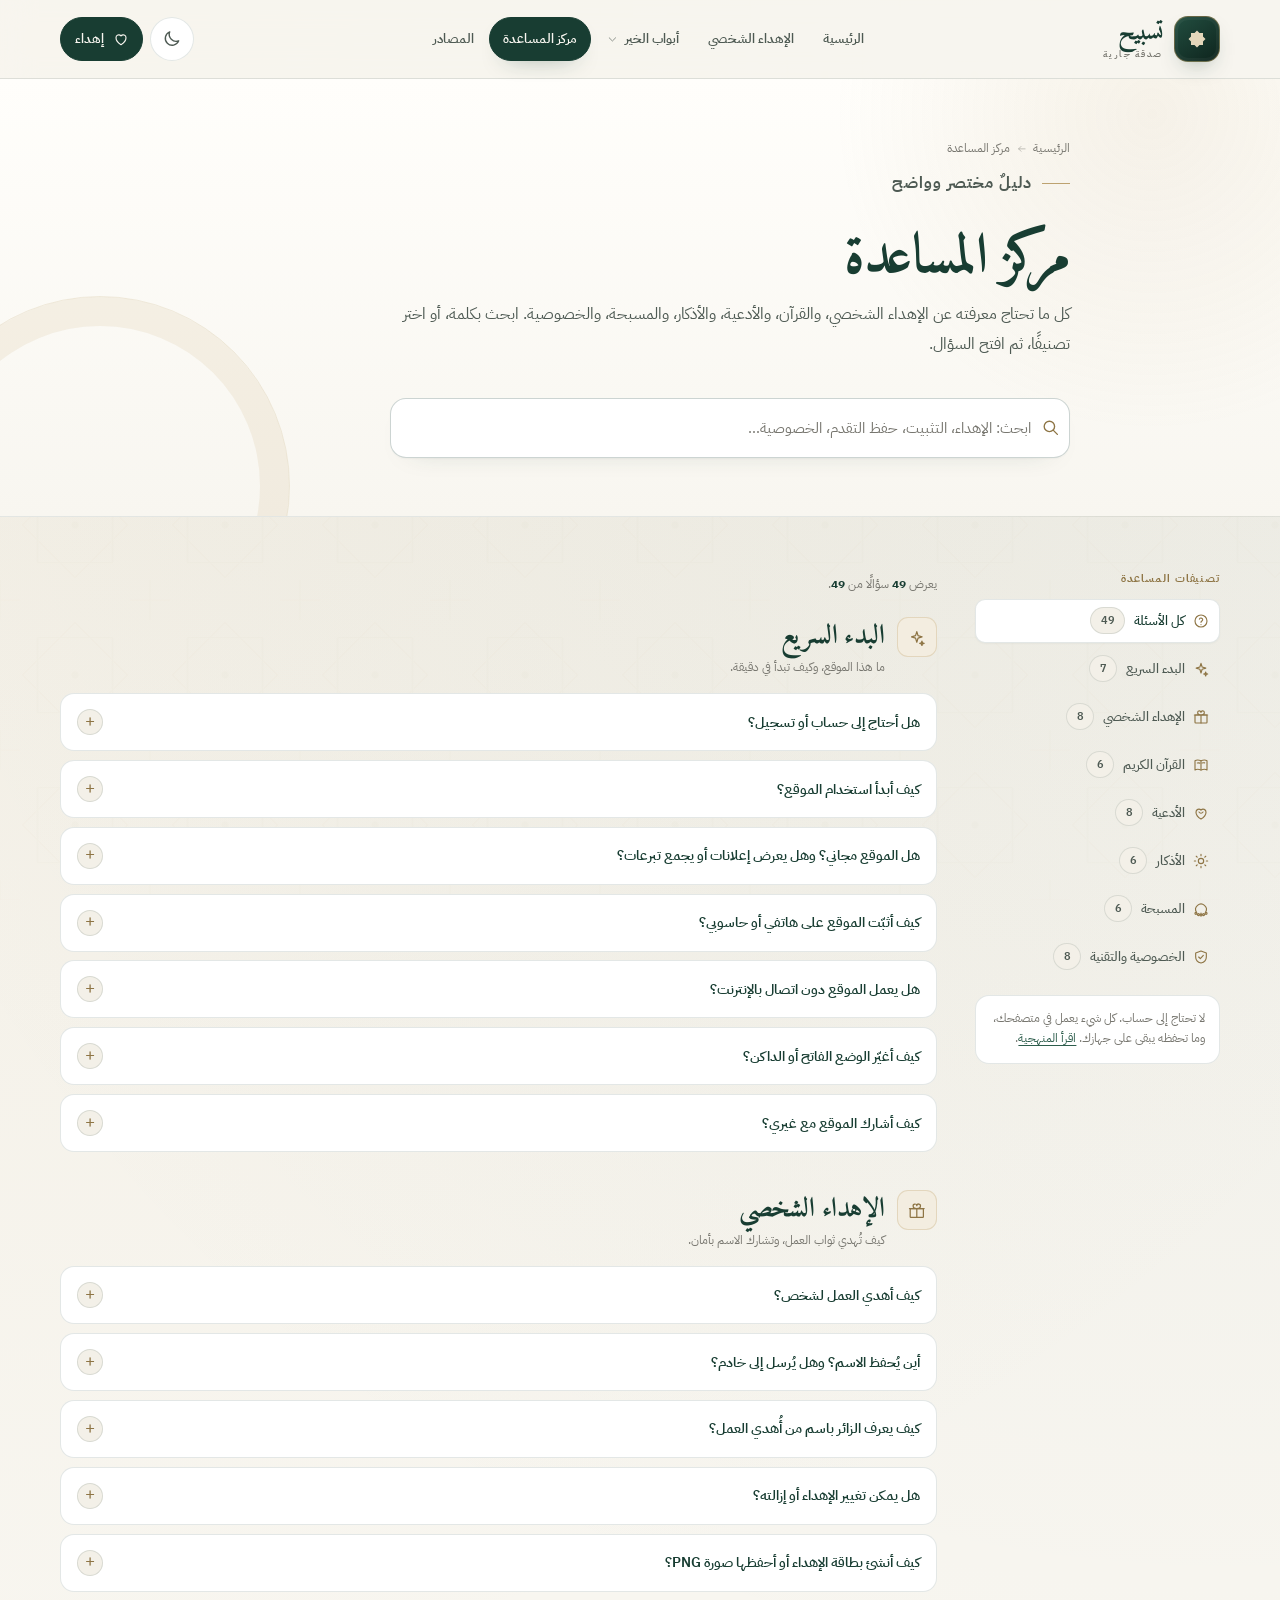
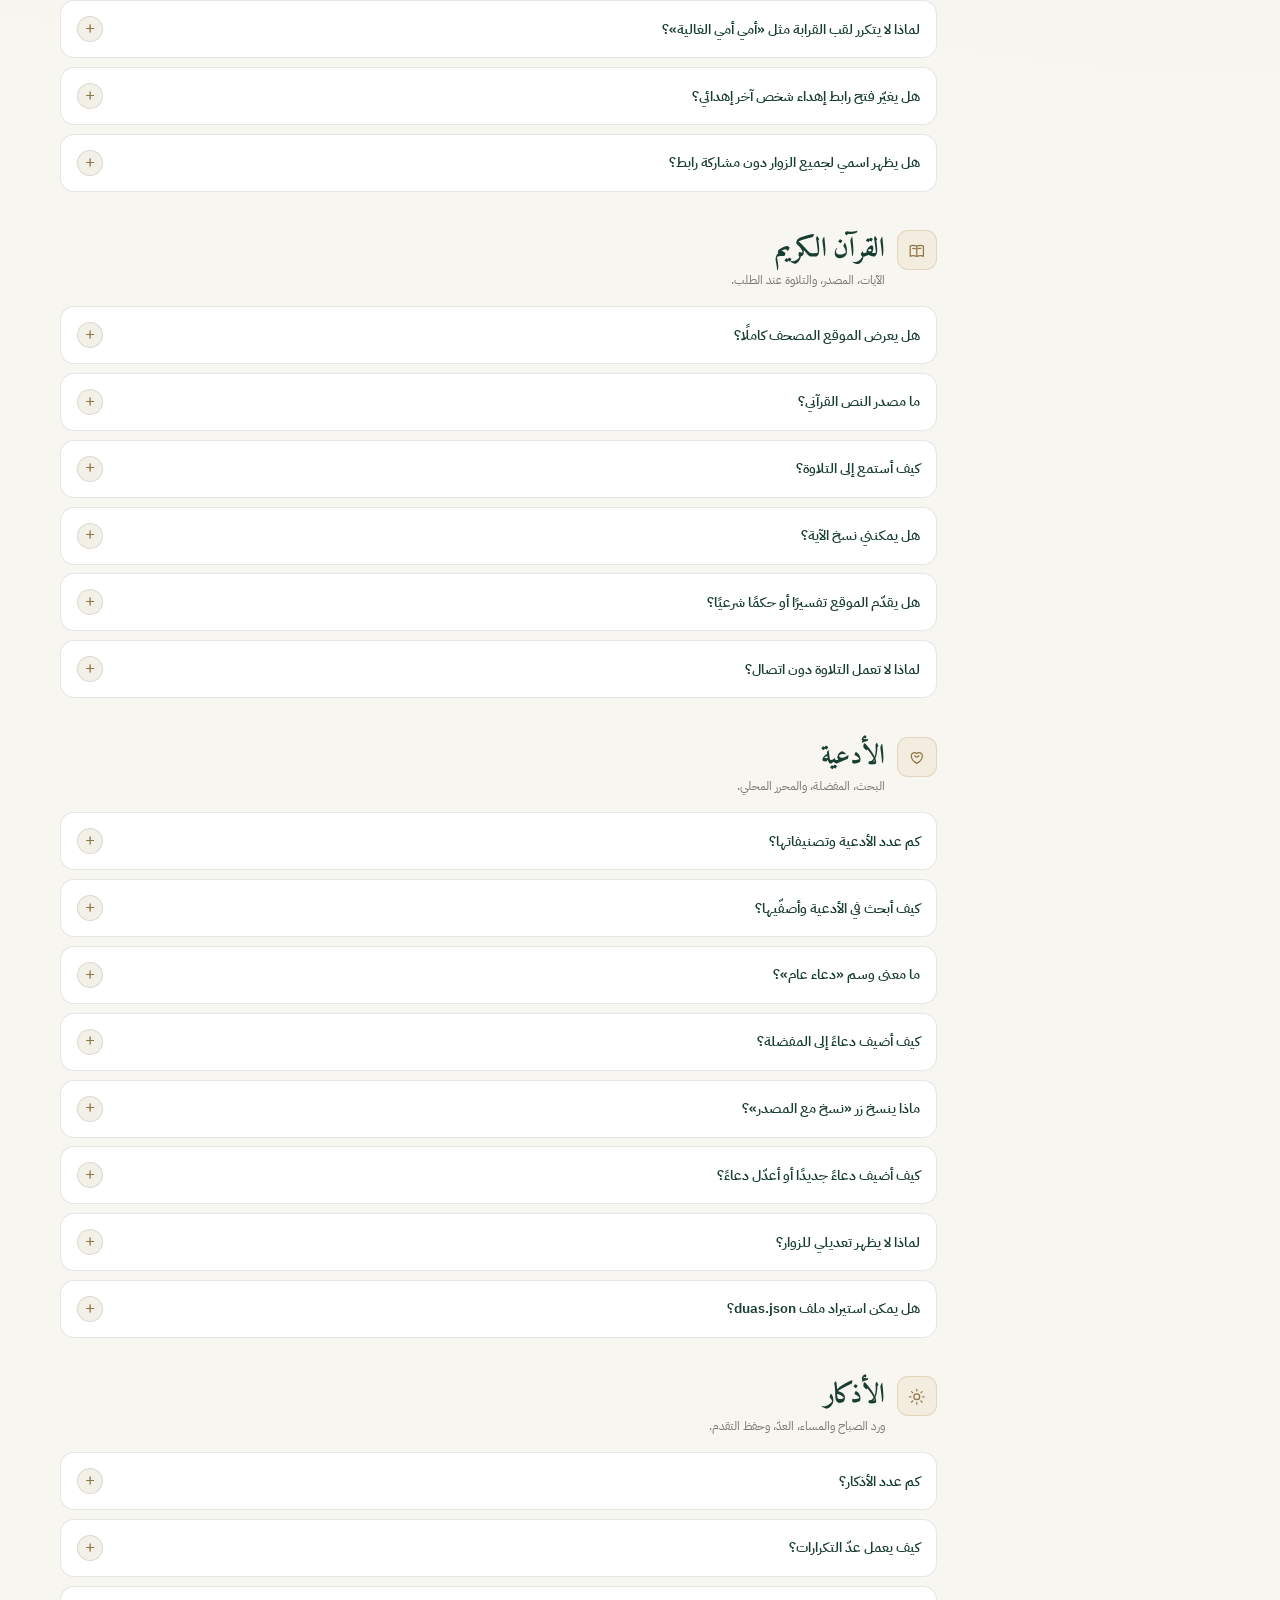
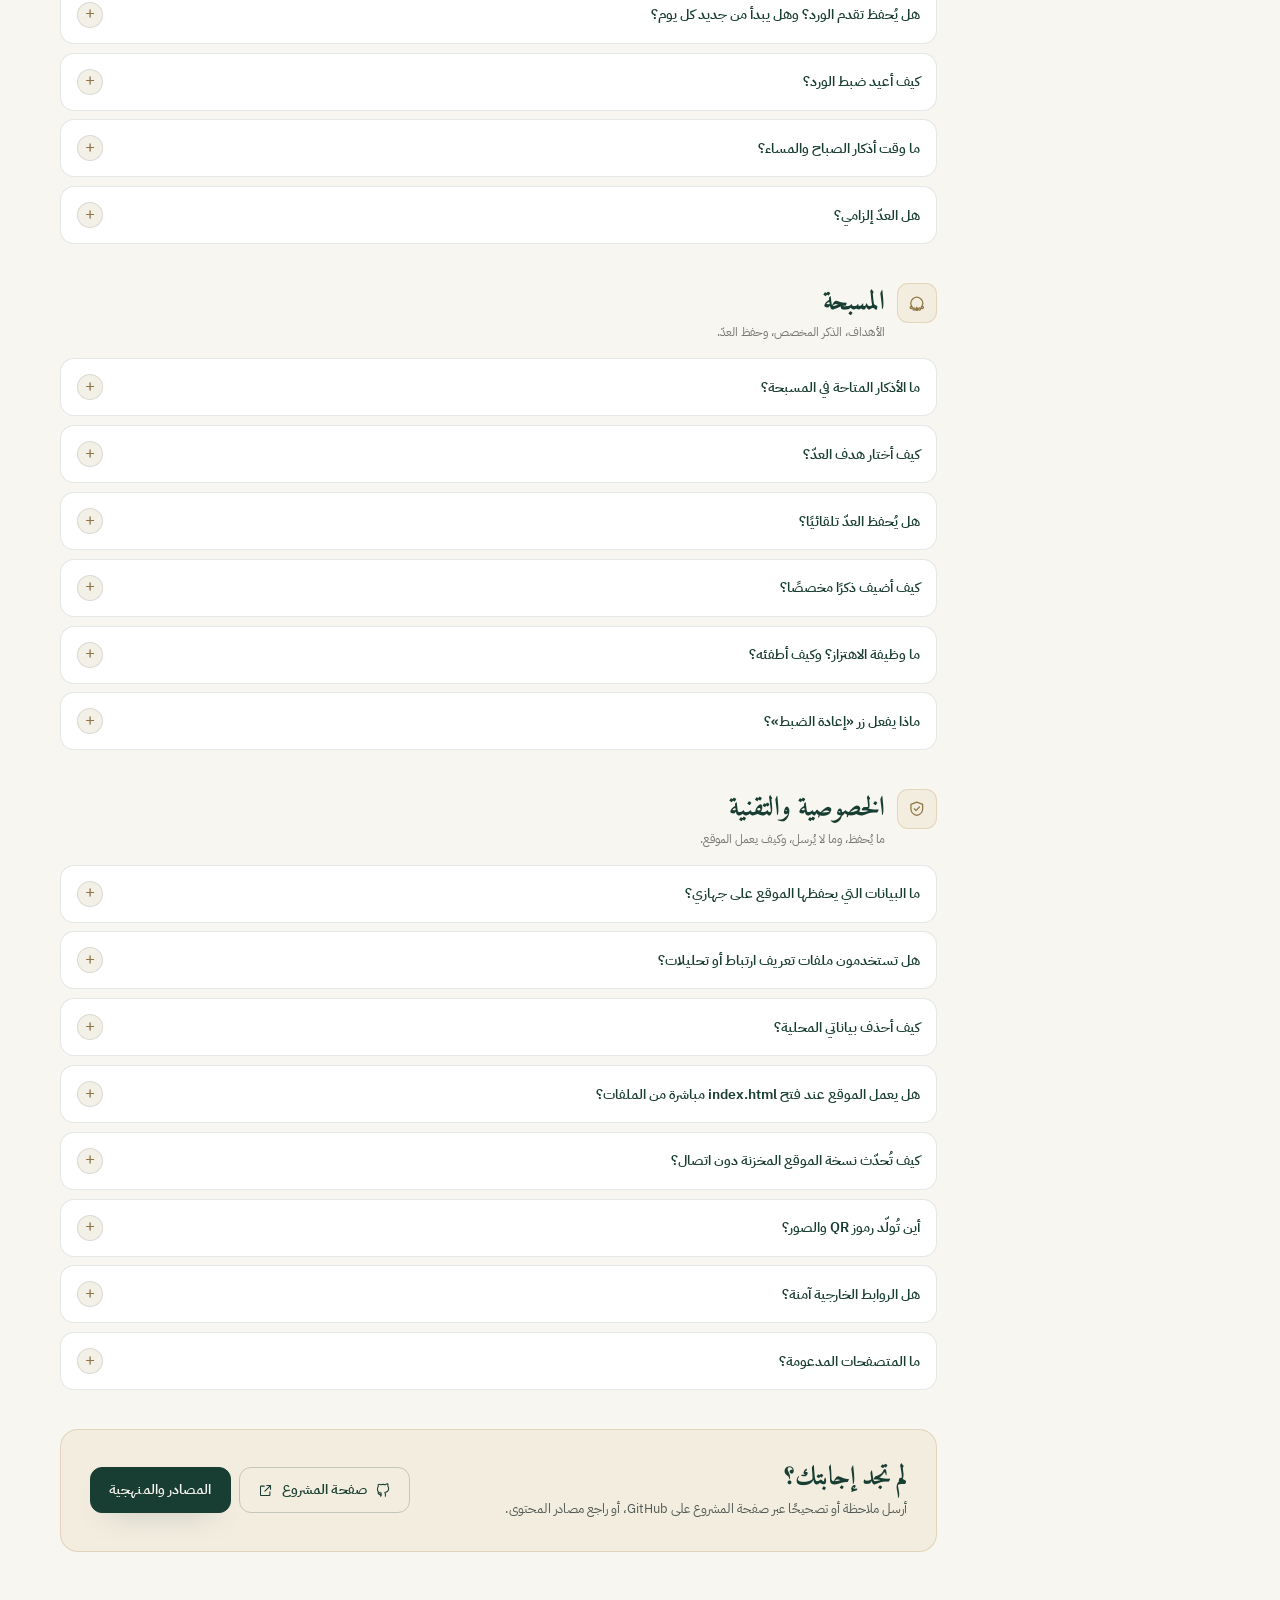
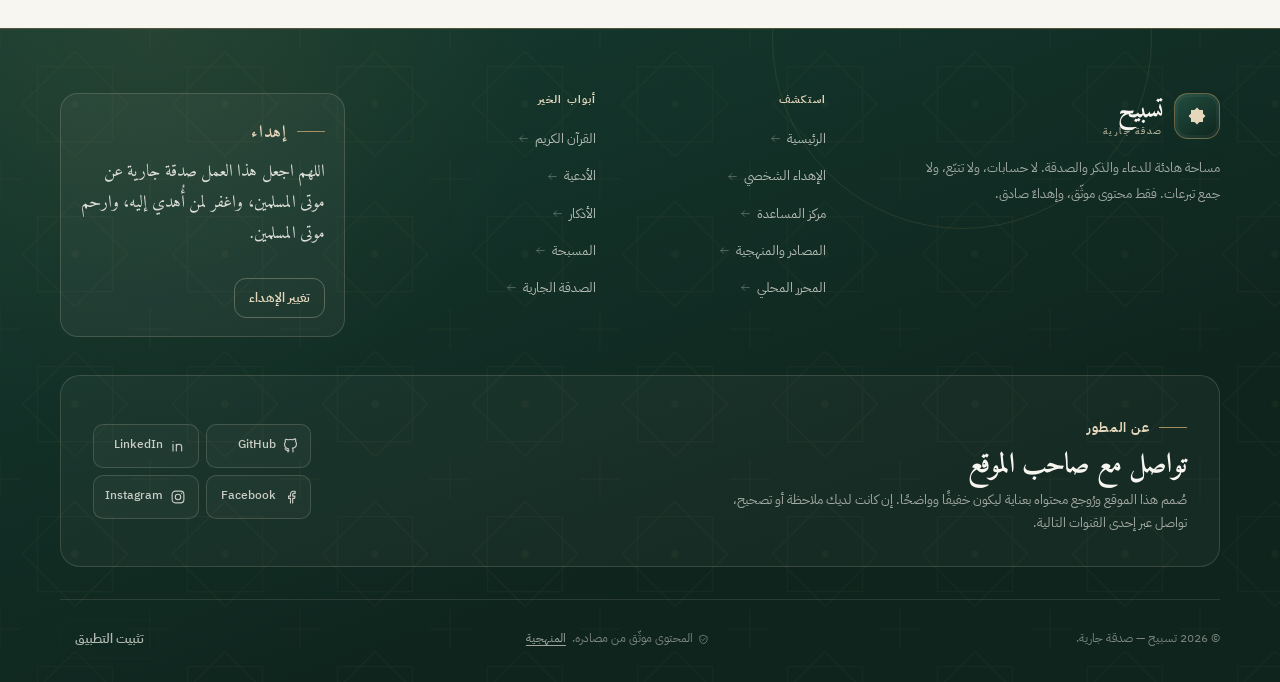
<file: pages/help.html>
<!doctype html>
<html lang="ar" dir="rtl" data-theme="light">
<head>
  <meta charset="utf-8">
  <meta name="viewport" content="width=device-width, initial-scale=1, viewport-fit=cover">
  <title>مركز المساعدة — تسبيح صدقة جارية</title>
  <meta name="description" content="مركز مساعدة تسبيح: إجابات عن الإهداء الشخصي، القرآن، الأدعية، الأذكار، المسبحة، الخصوصية، والتثبيت على الجهاز.">
  <meta name="theme-color" content="#183d32">
  <meta name="color-scheme" content="light dark">
  <meta property="og:type" content="website">
  <meta property="og:title" content="مركز المساعدة — تسبيح صدقة جارية">
  <meta property="og:description" content="إجابات واضحة عن طريقة عمل الموقع والإهداء والقرآن والأدعية والأذكار والمسبحة والخصوصية.">
  <meta property="og:image" content="../assets/images/og-cover.png">
  <meta property="og:locale" content="ar_AR">
  <meta name="twitter:card" content="summary_large_image">
  <link rel="icon" href="../assets/images/favicon.svg" type="image/svg+xml">
  <link rel="apple-touch-icon" href="../assets/images/apple-touch-icon.png">
  <link rel="manifest" href="../manifest.webmanifest">
  <link rel="preload" href="../assets/fonts/amiri-arabic-700.woff2" as="font" type="font/woff2" crossorigin>
  <link rel="preload" href="../assets/fonts/ibm-plex-sans-arabic-400.woff2" as="font" type="font/woff2" crossorigin>
  <link rel="stylesheet" href="../assets/css/base.css">
  <link rel="stylesheet" href="../assets/css/components.css">
  <link rel="stylesheet" href="../assets/css/pages.css">
  <link rel="stylesheet" href="../assets/css/tools.css">
  <link rel="stylesheet" href="../assets/css/responsive.css">
  <link rel="stylesheet" href="../assets/css/v2.css">
  <script>
    (function () {
      try {
        var theme = localStorage.getItem("tasbeeh.theme.v1");
        try { theme = JSON.parse(theme); } catch (error) {}
        if (theme !== "dark" && theme !== "light") {
          theme = window.matchMedia && window.matchMedia("(prefers-color-scheme: dark)").matches ? "dark" : "light";
        }
        document.documentElement.setAttribute("data-theme", theme);
      } catch (error) {}
    })();
  </script>
</head>
<body data-root="../" data-page="help" data-page-path="pages/help.html">
  <a class="skip-link" href="#main">تخطَّ إلى المحتوى</a>

  <header class="site-header">
    <div class="container header__inner">
      <a class="brand" href="../index.html" aria-label="تسبيح — الصفحة الرئيسية">
        <span class="brand__mark"><svg class="icon icon--fill" aria-hidden="true" focusable="false"><use href="../assets/icons.svg#i-star"></use></svg></span>
        <span class="brand__text"><strong>تسبيح</strong><small>صدقة جارية</small></span>
      </a>
      <nav class="nav" id="site-nav" aria-label="التنقل الرئيسي">
        <div class="nav__mobile-head">
          <span>القائمة</span>
          <button class="icon-btn nav__close" type="button" data-nav-close aria-label="إغلاق القائمة">
            <svg class="icon" aria-hidden="true" focusable="false"><use href="../assets/icons.svg#i-close"></use></svg>
          </button>
        </div>
        <a href="../index.html" data-nav="home">الرئيسية</a>
        <a href="../pages/sadaqa.html" data-nav="sadaqa">الإهداء الشخصي</a>
        <div class="nav__group" data-nav-group>
          <button class="nav__group-toggle" type="button" data-nav-group-toggle aria-expanded="false" aria-controls="nav-good-deeds">
            <span>أبواب الخير</span>
            <svg class="icon nav__chevron" aria-hidden="true" focusable="false"><use href="../assets/icons.svg#i-chevron-down"></use></svg>
          </button>
          <div class="nav__panel" id="nav-good-deeds">
            <div class="nav__panel-head">
              <p class="nav__panel-title">أبواب الخير</p>
              <p class="nav__panel-sub">خمسة أبوابٍ مختارة، لكلِّ بابٍ أثره.</p>
            </div>
            <a href="../pages/quran.html" data-nav="quran">
              <svg class="icon" aria-hidden="true" focusable="false"><use href="../assets/icons.svg#i-quran"></use></svg>
              <strong>القرآن</strong><small>آيات للتدبّر</small>
            </a>
            <a href="../pages/duas.html" data-nav="duas">
              <svg class="icon" aria-hidden="true" focusable="false"><use href="../assets/icons.svg#i-dua"></use></svg>
              <strong>الأدعية</strong><small>مأثورة بمصادرها</small>
            </a>
            <a href="../pages/adhkar.html" data-nav="adhkar">
              <svg class="icon" aria-hidden="true" focusable="false"><use href="../assets/icons.svg#i-sun"></use></svg>
              <strong>الأذكار</strong><small>صباح ومساء</small>
            </a>
            <a href="../pages/tasbeeh.html" data-nav="tasbeeh">
              <svg class="icon" aria-hidden="true" focusable="false"><use href="../assets/icons.svg#i-beads"></use></svg>
              <strong>المسبحة</strong><small>عدّاد هادئ</small>
            </a>
            <a href="../pages/charity.html" data-nav="charity">
              <svg class="icon" aria-hidden="true" focusable="false"><use href="../assets/icons.svg#i-hands"></use></svg>
              <strong>الصدقة الجارية</strong><small>أبواب الخير</small>
            </a>
          </div>
        </div>
        <a href="../pages/help.html" data-nav="help">مركز المساعدة</a>
        <a href="../pages/about.html" data-nav="about">المصادر</a>
        <div class="nav__mobile-foot">
          <button class="btn btn--primary btn--block" type="button" data-open-personalize data-nav-close>
            <svg class="icon" aria-hidden="true" focusable="false"><use href="../assets/icons.svg#i-heart"></use></svg>
            أهدِ العمل صدقة جارية
          </button>
        </div>
      </nav>
      <div class="header__actions">
        <button class="icon-btn" type="button" data-theme-toggle aria-label="تبديل الوضع">
          <svg class="icon" aria-hidden="true" focusable="false"><use href="../assets/icons.svg#i-moon"></use></svg>
        </button>
        <button class="btn btn--outline btn--sm header__dedicate" type="button" data-open-personalize aria-label="إهداء العمل صدقة جارية">
          <svg class="icon" aria-hidden="true" focusable="false"><use href="../assets/icons.svg#i-heart"></use></svg>
          <span class="btn__label">إهداء</span>
        </button>
        <button class="icon-btn nav-toggle" type="button" data-nav-toggle aria-expanded="false" aria-controls="site-nav" aria-label="فتح القائمة">
          <svg class="icon" aria-hidden="true" focusable="false"><use href="../assets/icons.svg#i-menu"></use></svg>
        </button>
      </div>
    </div>
  </header>

  <main id="main">
    <section class="page-hero help-hero">
      <div class="container page-hero__inner">
        <nav class="breadcrumbs" aria-label="مسار التصفح">
          <a href="../index.html">الرئيسية</a>
          <svg class="icon" aria-hidden="true" focusable="false"><use href="../assets/icons.svg#i-arrow-left"></use></svg>
          <span aria-current="page">مركز المساعدة</span>
        </nav>
        <p class="eyebrow">دليلٌ مختصر وواضح</p>
        <h1>مركز المساعدة</h1>
        <p>كل ما تحتاج معرفته عن الإهداء الشخصي، والقرآن، والأدعية، والأذكار، والمسبحة، والخصوصية. ابحث بكلمة، أو اختر تصنيفًا، ثم افتح السؤال.</p>
        <div class="help-hero__search">
          <div class="help-search" role="search">
            <svg class="icon" aria-hidden="true" focusable="false"><use href="../assets/icons.svg#i-search"></use></svg>
            <label class="sr-only" for="help-search">ابحث في مركز المساعدة</label>
            <input id="help-search" type="search" placeholder="ابحث: الإهداء، التثبيت، حفظ التقدم، الخصوصية…" autocomplete="off" spellcheck="false">
            <button class="help-search__clear" type="button" data-help-clear aria-label="مسح البحث" hidden>
              <svg class="icon" aria-hidden="true" focusable="false"><use href="../assets/icons.svg#i-close"></use></svg>
            </button>
          </div>
        </div>
      </div>
    </section>

    <section class="help-shell">
      <div class="container help-layout">
        <aside class="help-aside">
          <p class="help-aside__title">تصنيفات المساعدة</p>
          <nav class="help-cats" aria-label="تصنيفات المساعدة">
            <button class="help-cat is-active" type="button" data-help-filter="all" aria-pressed="true">
              <svg class="icon" aria-hidden="true" focusable="false"><use href="../assets/icons.svg#i-help"></use></svg>
              <span>كل الأسئلة</span>
              <span class="badge" data-help-count="all">0</span>
            </button>
            <button class="help-cat" type="button" data-help-filter="getting-started" aria-pressed="false">
              <svg class="icon" aria-hidden="true" focusable="false"><use href="../assets/icons.svg#i-sparkles"></use></svg>
              <span>البدء السريع</span>
              <span class="badge" data-help-count="getting-started">0</span>
            </button>
            <button class="help-cat" type="button" data-help-filter="dedication" aria-pressed="false">
              <svg class="icon" aria-hidden="true" focusable="false"><use href="../assets/icons.svg#i-gift"></use></svg>
              <span>الإهداء الشخصي</span>
              <span class="badge" data-help-count="dedication">0</span>
            </button>
            <button class="help-cat" type="button" data-help-filter="quran" aria-pressed="false">
              <svg class="icon" aria-hidden="true" focusable="false"><use href="../assets/icons.svg#i-quran"></use></svg>
              <span>القرآن الكريم</span>
              <span class="badge" data-help-count="quran">0</span>
            </button>
            <button class="help-cat" type="button" data-help-filter="duas" aria-pressed="false">
              <svg class="icon" aria-hidden="true" focusable="false"><use href="../assets/icons.svg#i-dua"></use></svg>
              <span>الأدعية</span>
              <span class="badge" data-help-count="duas">0</span>
            </button>
            <button class="help-cat" type="button" data-help-filter="adhkar" aria-pressed="false">
              <svg class="icon" aria-hidden="true" focusable="false"><use href="../assets/icons.svg#i-sun"></use></svg>
              <span>الأذكار</span>
              <span class="badge" data-help-count="adhkar">0</span>
            </button>
            <button class="help-cat" type="button" data-help-filter="tasbeeh" aria-pressed="false">
              <svg class="icon" aria-hidden="true" focusable="false"><use href="../assets/icons.svg#i-beads"></use></svg>
              <span>المسبحة</span>
              <span class="badge" data-help-count="tasbeeh">0</span>
            </button>
            <button class="help-cat" type="button" data-help-filter="privacy" aria-pressed="false">
              <svg class="icon" aria-hidden="true" focusable="false"><use href="../assets/icons.svg#i-shield"></use></svg>
              <span>الخصوصية والتقنية</span>
              <span class="badge" data-help-count="privacy">0</span>
            </button>
          </nav>
          <p class="help-aside__note">لا تحتاج إلى حساب. كل شيء يعمل في متصفحك، وما تحفظه يبقى على جهازك. <a href="about.html">اقرأ المنهجية</a>.</p>
        </aside>

        <div class="help-main">
          <p class="help-status" data-help-status aria-live="polite">
            <span>يعرض <strong data-help-visible>0</strong> سؤالًا من <strong data-help-total>0</strong>.</span>
            <button class="help-status__reset" type="button" data-help-reset hidden>إعادة ضبط البحث</button>
          </p>

          <section class="help-section" id="help-getting-started" data-help-section="getting-started" aria-labelledby="help-getting-started-title">
            <div class="help-section__head">
              <span class="help-section__icon"><svg class="icon" aria-hidden="true" focusable="false"><use href="../assets/icons.svg#i-sparkles"></use></svg></span>
              <div>
                <h2 id="help-getting-started-title">البدء السريع</h2>
                <p>ما هذا الموقع، وكيف تبدأ في دقيقة.</p>
              </div>
            </div>
            <div class="help-faqs">
              <details class="help-faq" data-help-item data-help-category="getting-started">
                <summary>هل أحتاج إلى حساب أو تسجيل؟</summary>
                <div class="help-faq__body"><p>لا. الموقع ثابت لا يحتوي على حسابات ولا قاعدة بيانات ولا خادم خلفي. تعمل كل الصفحات في متصفحك، وما تحفظه يبقى على جهازك عبر التخزين المحلي.</p></div>
              </details>
              <details class="help-faq" data-help-item data-help-category="getting-started">
                <summary>كيف أبدأ استخدام الموقع؟</summary>
                <div class="help-faq__body"><p>من الصفحة الرئيسية اختر بابًا: الأدعية، أو القرآن، أو الأذكار، أو المسبحة، أو الصدقة الجارية. ويمكنك الوصول إليها جميعًا من قائمة «أبواب الخير» في الترويسة. لإهداء العمل افتح «الإهداء الشخصي» أو اضغط زر «إهداء».</p></div>
              </details>
              <details class="help-faq" data-help-item data-help-category="getting-started">
                <summary>هل الموقع مجاني؟ وهل يعرض إعلانات أو يجمع تبرعات؟</summary>
                <div class="help-faq__body"><p>الموقع مجاني بالكامل، بلا إعلانات ولا تتبّع ولا جمع تبرعات، ولا يوجد أي نظام دفع. هو مساحة للدعاء والذكر والمحتوى الموثّق فقط.</p></div>
              </details>
              <details class="help-faq" data-help-item data-help-category="getting-started">
                <summary>كيف أثبّت الموقع على هاتفي أو حاسوبي؟</summary>
                <div class="help-faq__body">
                  <p>اضغط «تثبيت التطبيق» في تذييل الصفحة، أو استخدم خيار التثبيت في متصفحك:</p>
                  <ul>
                    <li><strong>Chrome على أندرويد:</strong> قائمة المتصفح ← «إضافة إلى الشاشة الرئيسية» أو «تثبيت التطبيق».</li>
                    <li><strong>Safari على iOS:</strong> زر المشاركة ← «إضافة إلى الشاشة الرئيسية».</li>
                    <li><strong>Chrome أو Edge على الحاسوب:</strong> أيقونة التثبيت في شريط العنوان، أو قائمة المتصفح ← «تثبيت».</li>
                  </ul>
                  <p>يظهر خيار التثبيت فقط عند فتح الموقع عبر HTTPS أو عبر خادم محلي.</p>
                </div>
              </details>
              <details class="help-faq" data-help-item data-help-category="getting-started">
                <summary>هل يعمل الموقع دون اتصال بالإنترنت؟</summary>
                <div class="help-faq__body"><p>بعد أول زيارة ناجحة يخزّن عامل الخدمة هيكل الموقع والملفات الأساسية في المتصفح، فتعمل الصفحات المحفوظة دون اتصال. أما التلاوة الصوتية فتحتاج اتصالًا لأنها تُحمّل عند الطلب من شبكة خارجية، وتحديثات الموقع تحتاج اتصالًا أيضًا.</p></div>
              </details>
              <details class="help-faq" data-help-item data-help-category="getting-started">
                <summary>كيف أغيّر الوضع الفاتح أو الداكن؟</summary>
                <div class="help-faq__body"><p>اضغط زر الشمس/القمر في الترويسة. يُحفظ اختيارك في <code>tasbeeh.theme.v1</code>. إن لم تختر يدويًا، يتبع الموقع إعداد الوضع الداكن في جهازك تلقائيًا.</p></div>
              </details>
              <details class="help-faq" data-help-item data-help-category="getting-started">
                <summary>كيف أشارك الموقع مع غيري؟</summary>
                <div class="help-faq__body"><p>في الصفحة الرئيسية تجد أزرار «مشاركة الموقع»، و«واتساب»، و«رمز QR»، و«نسخ الرابط». تستخدم هذه الأزرار رابط الموقع المنشور فقط، ولا تنشئ روابط مشاركة من عنوان محلي.</p></div>
              </details>
            </div>
          </section>

          <section class="help-section" id="help-dedication" data-help-section="dedication" aria-labelledby="help-dedication-title">
            <div class="help-section__head">
              <span class="help-section__icon"><svg class="icon" aria-hidden="true" focusable="false"><use href="../assets/icons.svg#i-gift"></use></svg></span>
              <div>
                <h2 id="help-dedication-title">الإهداء الشخصي</h2>
                <p>كيف تُهدي ثواب العمل، وتشارك الاسم بأمان.</p>
              </div>
            </div>
            <div class="help-faqs">
              <details class="help-faq" data-help-item data-help-category="dedication">
                <summary>كيف أهدي العمل لشخص؟</summary>
                <div class="help-faq__body"><p>من الصفحة الرئيسية اكتب الاسم في بطاقة الإهداء، واختر صفة القرابة، ثم اضغط «حفظ الإهداء». ويمكنك فتح نافذة الإهداء من زر «إهداء» في الترويسة أو من «تغيير الإهداء» في التذييل. يظهر الإهداء بعد الحفظ في التذييل وبطاقة الإهداء.</p></div>
              </details>
              <details class="help-faq" data-help-item data-help-category="dedication">
                <summary>أين يُحفظ الاسم؟ وهل يُرسل إلى خادم؟</summary>
                <div class="help-faq__body"><p>يُحفظ الاسم وصفة القرابة في التخزين المحلي للمتصفح تحت <code>tasbeeh.personalization.v1</code>. لا يُرسل إلى أي خادم، ولا يراه أحد إلا إذا شاركت رابط الإهداء أو صورة البطاقة.</p></div>
              </details>
              <details class="help-faq" data-help-item data-help-category="dedication">
                <summary>كيف يعرف الزائر باسم من أُهدي العمل؟</summary>
                <div class="help-faq__body">
                  <p>عند الضغط على «نسخ رابط الإهداء» يُضاف الاسم وصفة القرابة إلى رابط الموقع على شكل معاملات، مثل:</p>
                  <p><code>?name=فاطمة+زراري&amp;rel=grandmother</code></p>
                  <p>من يفتح هذا الرابط يرى الاسم في الموقع، ويُحفظ الإهداء على جهازه أيضًا. صفة القرابة اختيارية، والاسم وحده يكفي.</p>
                </div>
              </details>
              <details class="help-faq" data-help-item data-help-category="dedication">
                <summary>هل يمكن تغيير الإهداء أو إزالته؟</summary>
                <div class="help-faq__body"><p>نعم. استخدم «تغيير الإهداء» لحفظ اسم جديد، أو «إزالة» لحذف الإهداء من هذا الجهاز. عند الإزالة يُحذف الاسم من رابط الصفحة الحالي أيضًا، لكن الروابط التي شاركتها سابقًا تبقى كما هي.</p></div>
              </details>
              <details class="help-faq" data-help-item data-help-category="dedication">
                <summary>كيف أنشئ بطاقة الإهداء أو أحفظها صورة PNG؟</summary>
                <div class="help-faq__body"><p>افتح صفحة «الإهداء الشخصي» ثم «بطاقة الإهداء». تعرض البطاقة الاسم ودعاء الإهداء ورمز QR، وفيها زر لتحميل البطاقة صورة PNG. تُنشأ الصورة داخل المتصفح باستخدام Canvas، ولا تُرفع إلى أي خدمة.</p></div>
              </details>
              <details class="help-faq" data-help-item data-help-category="dedication">
                <summary>لماذا لا يتكرر لقب القرابة مثل «أمي أمي الغالية»؟</summary>
                <div class="help-faq__body"><p>إذا بدأ الاسم بصفة القرابة نفسها، يتجنّب الموقع تكرارها تلقائيًا. الأفضل كتابة الاسم فقط، مثل «فاطمة»، واختيار «أمي» من القائمة، فيظهر «أمي فاطمة». وإذا كتبت «أمي الغالية» مع اختيار «أمي»، يبقى النص كما هو دون تكرار.</p></div>
              </details>
              <details class="help-faq" data-help-item data-help-category="dedication">
                <summary>هل يغيّر فتح رابط إهداء شخص آخر إهدائي؟</summary>
                <div class="help-faq__body"><p>على هذا الجهاز، نعم: الموقع يقرأ الاسم وصفة القرابة من الرابط ويحفظهما محليًا، فيصبح الإهداء المعروض هو إهداء الرابط. لإرجاع إهدائك، احفظه من جديد أو أزل الإهداء الحالي.</p></div>
              </details>
              <details class="help-faq" data-help-item data-help-category="dedication">
                <summary>هل يظهر اسمي لجميع الزوار دون مشاركة رابط؟</summary>
                <div class="help-faq__body"><p>لا. الاسم المحفوظ محلي لا يظهر لزائر آخر. يظهر له فقط إذا فتح رابط إهداء يحمل الاسم، أو شاهد صورة البطاقة التي شاركتها.</p></div>
              </details>
            </div>
          </section>

          <section class="help-section" id="help-quran" data-help-section="quran" aria-labelledby="help-quran-title">
            <div class="help-section__head">
              <span class="help-section__icon"><svg class="icon" aria-hidden="true" focusable="false"><use href="../assets/icons.svg#i-quran"></use></svg></span>
              <div>
                <h2 id="help-quran-title">القرآن الكريم</h2>
                <p>الآيات، المصدر، والتلاوة عند الطلب.</p>
              </div>
            </div>
            <div class="help-faqs">
              <details class="help-faq" data-help-item data-help-category="quran">
                <summary>هل يعرض الموقع المصحف كاملًا؟</summary>
                <div class="help-faq__body"><p>لا. يعرض 27 آية مختارة في ستة موضوعات: المغفرة (5 آيات)، الرحمة (6)، النور والثبات (4)، النجاة من العذاب (4)، دخول الجنة (5)، الوالدين والأقارب (3). الاختيار للتدبّر والدعاء، وليس بديلًا عن المصحف أو التفسير.</p></div>
              </details>
              <details class="help-faq" data-help-item data-help-category="quran">
                <summary>ما مصدر النص القرآني؟</summary>
                <div class="help-faq__body"><p>النص بالرسم العثماني من مشروع Tanzil عبر Al Quran Cloud. التفاصيل الكاملة في صفحة <a href="about.html">المنهجية والمصادر</a>.</p></div>
              </details>
              <details class="help-faq" data-help-item data-help-category="quran">
                <summary>كيف أستمع إلى التلاوة؟</summary>
                <div class="help-faq__body"><p>اضغط زر «استماع» في بطاقة الآية. لا يُحمّل الصوت تلقائيًا؛ يُطلب الملف عند الضغط فقط من شبكة Islamic Network، بصوت الشيخ مشاري راشد العفاسي. يحتاج التشغيل إلى اتصال بالإنترنت.</p></div>
              </details>
              <details class="help-faq" data-help-item data-help-category="quran">
                <summary>هل يمكنني نسخ الآية؟</summary>
                <div class="help-faq__body"><p>نعم، زر النسخ ينسخ نص الآية مع مرجعها (اسم السورة ورقم الآية). راجع الرسم العثماني بعد اللصق إن كنت ستشارك النص.</p></div>
              </details>
              <details class="help-faq" data-help-item data-help-category="quran">
                <summary>هل يقدّم الموقع تفسيرًا أو حكمًا شرعيًا؟</summary>
                <div class="help-faq__body"><p>لا. اختيار الموضوعات اجتهادٌ للتدبّر، والموقع لا يقدّم تفسيرًا ولا فتوى. ارجع إلى المصحف وكتب التفسير وأهل العلم عند الحاجة.</p></div>
              </details>
              <details class="help-faq" data-help-item data-help-category="quran">
                <summary>لماذا لا تعمل التلاوة دون اتصال؟</summary>
                <div class="help-faq__body"><p>ملفات الصوت ليست ضمن التخزين المؤقت للعمل دون اتصال، لأنها تُحمّل من شبكة خارجية عند الطلب. النص المكتوب يبقى متاحًا في الصفحات المخزنة.</p></div>
              </details>
            </div>
          </section>

          <section class="help-section" id="help-duas" data-help-section="duas" aria-labelledby="help-duas-title">
            <div class="help-section__head">
              <span class="help-section__icon"><svg class="icon" aria-hidden="true" focusable="false"><use href="../assets/icons.svg#i-dua"></use></svg></span>
              <div>
                <h2 id="help-duas-title">الأدعية</h2>
                <p>البحث، المفضلة، والمحرر المحلي.</p>
              </div>
            </div>
            <div class="help-faqs">
              <details class="help-faq" data-help-item data-help-category="duas">
                <summary>كم عدد الأدعية وتصنيفاتها؟</summary>
                <div class="help-faq__body"><p>يحتوي الموقع على 18 دعاءً في سبعة تصنيفات: المغفرة، الرحمة، الثبات والنور، النجاة من العذاب، دخول الجنة، الوالدين والأقارب، وأدعية جامعة.</p></div>
              </details>
              <details class="help-faq" data-help-item data-help-category="duas">
                <summary>كيف أبحث في الأدعية وأصفّيها؟</summary>
                <div class="help-faq__body"><p>من صفحة الأدعية استخدم حقل البحث للبحث في العنوان والنص والوسم، واختر تصنيفًا من الأزرار، أو فعّل «المفضلة» لعرض ما حفظته فقط. زر «مسح الفلاتر» يعيد العرض الكامل.</p></div>
              </details>
              <details class="help-faq" data-help-item data-help-category="duas">
                <summary>ما معنى وسم «دعاء عام»؟</summary>
                <div class="help-faq__body"><p>يعني أن صيغة الدعاء عامة، وليست منسوبة لفظًا إلى النبي ﷺ. الأحاديث مبينة المصدر والمرجع والحكم، والأدعية القرآنية معروضة بالرسم العثماني. راجع <a href="about.html">المنهجية</a>.</p></div>
              </details>
              <details class="help-faq" data-help-item data-help-category="duas">
                <summary>كيف أضيف دعاءً إلى المفضلة؟</summary>
                <div class="help-faq__body"><p>اضغط زر القلب في بطاقة الدعاء. تُحفظ المفضلة في <code>tasbeeh.duas.favorites.v1</code> على جهازك، ويمكنك عرضها لاحقًا بزر «المفضلة».</p></div>
              </details>
              <details class="help-faq" data-help-item data-help-category="duas">
                <summary>ماذا ينسخ زر «نسخ مع المصدر»؟</summary>
                <div class="help-faq__body"><p>ينسخ نص الدعاء مع اسم المصدر والمرجع، وليس النص وحده، حتى يبقى الدعاء مرتبطًا بأصله عند المشاركة.</p></div>
              </details>
              <details class="help-faq" data-help-item data-help-category="duas">
                <summary>كيف أضيف دعاءً جديدًا أو أعدّل دعاءً؟</summary>
                <div class="help-faq__body"><p>استخدم المحرر المحلي على الرابط <code>pages/editor.html</code>. المحرر متاح لكنه خارج قائمة التنقل الأساسية. التعديلات تُحفظ في متصفحك فقط ولا يراها الزوار.</p></div>
              </details>
              <details class="help-faq" data-help-item data-help-category="duas">
                <summary>لماذا لا يظهر تعديلي للزوار؟</summary>
                <div class="help-faq__body"><p>لأن المحرر يحفظ في التخزين المحلي تحت <code>tasbeeh.duas.overlay.v1</code>. لنشر التعديل: صدّر <code>duas.json</code>، واستبدل به <code>data/duas.json</code> في المشروع، ثم ارفع التغييرات وانشر الموقع.</p></div>
              </details>
              <details class="help-faq" data-help-item data-help-category="duas">
                <summary>هل يمكن استيراد ملف duas.json؟</summary>
                <div class="help-faq__body"><p>نعم. من المحرر اضغط «استيراد duas.json» واختر ملفًا صالحًا. يتحقق الموقع من البنية والمعرّفات والمصادر والتصنيفات، ثم يستبدل تعديلاتك المحلية الحالية. يجب أن تستخدم الملفات التصنيفات الأصلية نفسها، ولا يُرسل الملف إلى أي خادم.</p></div>
              </details>
            </div>
          </section>

          <section class="help-section" id="help-adhkar" data-help-section="adhkar" aria-labelledby="help-adhkar-title">
            <div class="help-section__head">
              <span class="help-section__icon"><svg class="icon" aria-hidden="true" focusable="false"><use href="../assets/icons.svg#i-sun"></use></svg></span>
              <div>
                <h2 id="help-adhkar-title">الأذكار</h2>
                <p>ورد الصباح والمساء، العدّ، وحفظ التقدم.</p>
              </div>
            </div>
            <div class="help-faqs">
              <details class="help-faq" data-help-item data-help-category="adhkar">
                <summary>كم عدد الأذكار؟</summary>
                <div class="help-faq__body"><p>21 ذكرًا: 10 لأذكار الصباح و11 لأذكار المساء، وكل ذكر مذكور مع مصدره ومرجعه وحكمه.</p></div>
              </details>
              <details class="help-faq" data-help-item data-help-category="adhkar">
                <summary>كيف يعمل عدّ التكرارات؟</summary>
                <div class="help-faq__body"><p>اضغط زر العدّ في بطاقة الذكر. يزداد العدّ حتى يبلغ العدد المطلوب، فيُعلَّم الذكر وتتحدث نسبة الإنجاز. يمكنك العودة لأي ذكر وإكماله.</p></div>
              </details>
              <details class="help-faq" data-help-item data-help-category="adhkar">
                <summary>هل يُحفظ تقدم الورد؟ وهل يبدأ من جديد كل يوم؟</summary>
                <div class="help-faq__body"><p>نعم، يُحفظ في <code>tasbeeh.adhkar.v1</code> على جهازك. التقدم مرتبط بتاريخ اليوم، فيبدأ تقدم جديد في يوم جديد تلقائيًا.</p></div>
              </details>
              <details class="help-faq" data-help-item data-help-category="adhkar">
                <summary>كيف أعيد ضبط الورد؟</summary>
                <div class="help-faq__body"><p>استخدم زر «إعادة ضبط الورد» في بطاقة التقدم، أو زر «إعادة الورد» الذي يظهر عند إكمال الورد. يبدأ العدّ من جديد لليوم الحالي.</p></div>
              </details>
              <details class="help-faq" data-help-item data-help-category="adhkar">
                <summary>ما وقت أذكار الصباح والمساء؟</summary>
                <div class="help-faq__body"><p>وقت الصباح من طلوع الفجر إلى الضحى، ووقت المساء من بعد العصر إلى المغرب، كما هو موضح في الصفحة. والمهم أن يكون الذكر حاضر القلب، لا مجرد عدّ.</p></div>
              </details>
              <details class="help-faq" data-help-item data-help-category="adhkar">
                <summary>هل العدّ إلزامي؟</summary>
                <div class="help-faq__body"><p>لا. العدّ أداة لمتابعة الورد فقط، ويمكنك الذكر دون استخدامه. لا يترتب على العدد حكم شرعي، والنصوص نفسها تحدد التكرار حيث ورد.</p></div>
              </details>
            </div>
          </section>

          <section class="help-section" id="help-tasbeeh" data-help-section="tasbeeh" aria-labelledby="help-tasbeeh-title">
            <div class="help-section__head">
              <span class="help-section__icon"><svg class="icon" aria-hidden="true" focusable="false"><use href="../assets/icons.svg#i-beads"></use></svg></span>
              <div>
                <h2 id="help-tasbeeh-title">المسبحة</h2>
                <p>الأهداف، الذكر المخصص، وحفظ العدّ.</p>
              </div>
            </div>
            <div class="help-faqs">
              <details class="help-faq" data-help-item data-help-category="tasbeeh">
                <summary>ما الأذكار المتاحة في المسبحة؟</summary>
                <div class="help-faq__body"><p>أربعة أذكار أساسية: سبحان الله، والحمد لله، والله أكبر، ولا إله إلا الله. ويمكنك إضافة ذكر مخصص من النموذج المخصص.</p></div>
              </details>
              <details class="help-faq" data-help-item data-help-category="tasbeeh">
                <summary>كيف أختار هدف العدّ؟</summary>
                <div class="help-faq__body"><p>لكل ذكر أهداف جاهزة: 33، و34، و99، و100، و1000. اضغط الهدف المطلوب أسفل العدّاد. ويمكن للذكر المخصص أن يأخذ هدفًا من 1 إلى 100000.</p></div>
              </details>
              <details class="help-faq" data-help-item data-help-category="tasbeeh">
                <summary>هل يُحفظ العدّ تلقائيًا؟</summary>
                <div class="help-faq__body"><p>نعم، يُحفظ العدّ الحالي والإجمالي والأهداف والذكر المختار وإعداد الاهتزاز في <code>tasbeeh.tasbeeh.v1</code> على جهازك.</p></div>
              </details>
              <details class="help-faq" data-help-item data-help-category="tasbeeh">
                <summary>كيف أضيف ذكرًا مخصصًا؟</summary>
                <div class="help-faq__body"><p>في بطاقة «ذكر مخصص» اكتب الذكر (حتى 80 حرفًا) وحدّد الهدف، ثم احفظ. يظهر الذكر ضمن قائمة الأذكار ويُحفظ على جهازك. استخدم ذكرًا مشروعًا ومعروفًا.</p></div>
              </details>
              <details class="help-faq" data-help-item data-help-category="tasbeeh">
                <summary>ما وظيفة الاهتزاز؟ وكيف أطفئه؟</summary>
                <div class="help-faq__body"><p>إذا كان جهازك يدعم Vibration API، يهتز عند كل عدّة. يمكنك تعطيله من مفتاح «الاهتزاز عند العدّ» في بطاقة العدّاد. لا يظهر تأثير على الأجهزة التي لا تدعمه.</p></div>
              </details>
              <details class="help-faq" data-help-item data-help-category="tasbeeh">
                <summary>ماذا يفعل زر «إعادة الضبط»؟</summary>
                <div class="help-faq__body"><p>يصفّر عدّ الجلسة الحالية للذكر المختار فقط، ويُبقي الإجمالي المحفوظ له. لا يحذف بقية الأذكار ولا الإعدادات.</p></div>
              </details>
            </div>
          </section>

          <section class="help-section" id="help-privacy" data-help-section="privacy" aria-labelledby="help-privacy-title">
            <div class="help-section__head">
              <span class="help-section__icon"><svg class="icon" aria-hidden="true" focusable="false"><use href="../assets/icons.svg#i-shield"></use></svg></span>
              <div>
                <h2 id="help-privacy-title">الخصوصية والتقنية</h2>
                <p>ما يُحفظ، وما لا يُرسل، وكيف يعمل الموقع.</p>
              </div>
            </div>
            <div class="help-faqs">
              <details class="help-faq" data-help-item data-help-category="privacy">
                <summary>ما البيانات التي يحفظها الموقع على جهازي؟</summary>
                <div class="help-faq__body">
                  <p>يحفظ الموقع مفاتيح محلية محدودة، وكلها تخص تجربتك:</p>
                  <ul>
                    <li><code>tasbeeh.theme.v1</code> — الوضع الفاتح أو الداكن.</li>
                    <li><code>tasbeeh.personalization.v1</code> — الاسم وصفة القرابة.</li>
                    <li><code>tasbeeh.publicUrl.v1</code> — رابط نشر مخصص إن أدخلته في إعدادات المشاركة.</li>
                    <li><code>tasbeeh.duas.overlay.v1</code> — تعديلات المحرر المحلي.</li>
                    <li><code>tasbeeh.duas.favorites.v1</code> — الأدعية المفضلة.</li>
                    <li><code>tasbeeh.tasbeeh.v1</code> — عدّ المسبحة وإعداداتها.</li>
                    <li><code>tasbeeh.adhkar.v1</code> — تقدم أذكار اليوم.</li>
                    <li><code>tasbeeh.install.dismissed.v1</code> — تفضيل إخفاء دعوة التثبيت.</li>
                  </ul>
                </div>
              </details>
              <details class="help-faq" data-help-item data-help-category="privacy">
                <summary>هل تستخدمون ملفات تعريف ارتباط أو تحليلات؟</summary>
                <div class="help-faq__body"><p>لا يضع الموقع ملفات تعريف ارتباط، ولا يستخدم أدوات تحليلات أو تتبّعًا إعلانيًا. الاستضافة عبر GitHub Pages قد تسجّل بيانات تقنية أساسية وفق سياسة GitHub، لكن الموقع نفسه لا يجمع بيانات ولا يرسلها إلى خادم خاص به.</p></div>
              </details>
              <details class="help-faq" data-help-item data-help-category="privacy">
                <summary>كيف أحذف بياناتي المحلية؟</summary>
                <div class="help-faq__body"><p>يمكنك إزالة الإهداء من زر «إزالة»، وحذف تعديلات المحرر من «منطقة الخطر»، وإعادة ضبط الأذكار والمسبحة من أزرارها. ولحذف كل شيء دفعة واحدة، امسح بيانات الموقع من إعدادات المتصفح (Site data / Clear site data).</p></div>
              </details>
              <details class="help-faq" data-help-item data-help-category="privacy">
                <summary>هل يعمل الموقع عند فتح index.html مباشرة من الملفات؟</summary>
                <div class="help-faq__body"><p>لا بشكل كامل. فتح الملف عبر <code>file://</code> يمنع تحميل ملفات JSON وعامل الخدمة في معظم المتصفحات. استخدم الموقع المنشور، أو شغّل خادمًا محليًا بسيطًا أثناء التطوير.</p></div>
              </details>
              <details class="help-faq" data-help-item data-help-category="privacy">
                <summary>كيف تُحدّث نسخة الموقع المخزنة دون اتصال؟</summary>
                <div class="help-faq__body"><p>عامل الخدمة يحمل رقم إصدار ثابتًا في <code>sw.js</code>، وعند نشر إصدار جديد يتحدث التخزين المؤقت. إذا بقيت نسخة قديمة، أعد تحميل الصفحة بقوة (Ctrl+F5 أو Command+Shift+R) أو امسح بيانات الموقع ثم افتحه من جديد.</p></div>
              </details>
              <details class="help-faq" data-help-item data-help-category="privacy">
                <summary>أين تُولّد رموز QR والصور؟</summary>
                <div class="help-faq__body"><p>تُولّد رموز QR محليًا باستخدام مكتبة محزومة داخل الموقع، وتُولّد بطاقة PNG باستخدام Canvas في المتصفح. لا تُرفع الصور أو الأسماء إلى أي خدمة خارجية.</p></div>
              </details>
              <details class="help-faq" data-help-item data-help-category="privacy">
                <summary>هل الروابط الخارجية آمنة؟</summary>
                <div class="help-faq__body"><p>روابط المصادر والتواصل تفتح في تبويب جديد مع <code>rel="noopener noreferrer"</code>. المحتوى الخارجي (مثل التلاوة أو صفحات المصادر) تابع لجهاته، والموقع لا يتحكم فيه.</p></div>
              </details>
              <details class="help-faq" data-help-item data-help-category="privacy">
                <summary>ما المتصفحات المدعومة؟</summary>
                <div class="help-faq__body"><p>يعمل الموقع على الإصدارات الحديثة من Chrome وEdge وFirefox وSafari. تختلف خيارات التثبيت والاهتزاز والحافظة بين المتصفحات؛ وتحتاج وظائف Clipboard إلى HTTPS أو localhost.</p></div>
              </details>
            </div>
          </section>

          <div class="help-empty" data-help-empty hidden>
            <svg class="icon" aria-hidden="true" focusable="false"><use href="../assets/icons.svg#i-search"></use></svg>
            <h2>لا توجد إجابة مطابقة</h2>
            <p>جرّب كلمة أقصر، أو اختر تصنيفًا آخر، أو امسح البحث لعرض كل الأسئلة.</p>
            <div class="help-empty__actions">
              <button class="btn btn--primary" type="button" data-help-reset>عرض كل الأسئلة</button>
              <a class="btn btn--outline" href="about.html">المنهجية والمصادر</a>
            </div>
          </div>

          <div class="help-cta">
            <div>
              <h2>لم تجد إجابتك؟</h2>
              <p>أرسل ملاحظة أو تصحيحًا عبر صفحة المشروع على GitHub، أو راجع مصادر المحتوى.</p>
            </div>
            <div class="help-cta__actions">
              <a class="btn btn--outline" href="https://github.com/abdelmouniemeessay/tasbeeh-sadaqa-jariya/issues" target="_blank" rel="noopener noreferrer">
                <svg class="icon" aria-hidden="true" focusable="false"><use href="../assets/icons.svg#i-github"></use></svg>
                صفحة المشروع
                <svg class="icon" aria-hidden="true" focusable="false"><use href="../assets/icons.svg#i-external"></use></svg>
              </a>
              <a class="btn btn--primary" href="about.html">المصادر والمنهجية</a>
            </div>
          </div>
        </div>
      </div>
    </section>
  </main>

  <footer class="site-footer">
    <div class="container footer__inner">
      <div class="footer__top">
        <div class="footer__brand">
          <a class="brand" href="../index.html" aria-label="تسبيح — الصفحة الرئيسية">
            <span class="brand__mark"><svg class="icon icon--fill" aria-hidden="true" focusable="false"><use href="../assets/icons.svg#i-star"></use></svg></span>
            <span class="brand__text"><strong>تسبيح</strong><small>صدقة جارية</small></span>
          </a>
          <p>مساحة هادئة للدعاء والذكر والصدقة. لا حسابات، ولا تتبّع، ولا جمع تبرعات. فقط محتوى موثّق، وإهداءٌ صادق.</p>
        </div>
        <nav class="footer__nav" aria-label="استكشف الموقع">
          <h2>استكشف</h2>
          <a href="../index.html">الرئيسية <svg class="icon" aria-hidden="true" focusable="false"><use href="../assets/icons.svg#i-arrow-left"></use></svg></a>
          <a href="../pages/sadaqa.html">الإهداء الشخصي <svg class="icon" aria-hidden="true" focusable="false"><use href="../assets/icons.svg#i-arrow-left"></use></svg></a>
          <a href="../pages/help.html">مركز المساعدة <svg class="icon" aria-hidden="true" focusable="false"><use href="../assets/icons.svg#i-arrow-left"></use></svg></a>
          <a href="../pages/about.html">المصادر والمنهجية <svg class="icon" aria-hidden="true" focusable="false"><use href="../assets/icons.svg#i-arrow-left"></use></svg></a>
          <a href="../pages/editor.html">المحرر المحلي <svg class="icon" aria-hidden="true" focusable="false"><use href="../assets/icons.svg#i-arrow-left"></use></svg></a>
        </nav>
        <nav class="footer__nav" aria-label="أبواب الخير">
          <h2>أبواب الخير</h2>
          <a href="../pages/quran.html">القرآن الكريم <svg class="icon" aria-hidden="true" focusable="false"><use href="../assets/icons.svg#i-arrow-left"></use></svg></a>
          <a href="../pages/duas.html">الأدعية <svg class="icon" aria-hidden="true" focusable="false"><use href="../assets/icons.svg#i-arrow-left"></use></svg></a>
          <a href="../pages/adhkar.html">الأذكار <svg class="icon" aria-hidden="true" focusable="false"><use href="../assets/icons.svg#i-arrow-left"></use></svg></a>
          <a href="../pages/tasbeeh.html">المسبحة <svg class="icon" aria-hidden="true" focusable="false"><use href="../assets/icons.svg#i-arrow-left"></use></svg></a>
          <a href="../pages/charity.html">الصدقة الجارية <svg class="icon" aria-hidden="true" focusable="false"><use href="../assets/icons.svg#i-arrow-left"></use></svg></a>
        </nav>
        <div class="footer__dedication">
          <p class="eyebrow">إهداء</p>
          <p data-dedication="full">اللهم اجعل هذا العمل صدقة جارية عن موتى المسلمين، واغفر لمن أُهدي إليه، وارحم موتى المسلمين.</p>
          <button class="btn btn--outline btn--sm" type="button" data-open-personalize>تغيير الإهداء</button>
        </div>
      </div>

      <section class="developer-card" aria-labelledby="developer-title">
        <div class="developer-card__intro">
          <p class="eyebrow">عن المطور</p>
          <h2 id="developer-title">تواصل مع صاحب الموقع</h2>
          <p>صُمم هذا الموقع ورُوجع محتواه بعناية ليكون خفيفًا وواضحًا. إن كانت لديك ملاحظة أو تصحيح، تواصل عبر إحدى القنوات التالية.</p>
        </div>
        <div class="developer-card__identity">
          <div></div>
        </div>
        <div class="developer-card__links">
          <a class="social-link" href="https://github.com/abdelmouniemeessay" target="_blank" rel="noopener noreferrer" aria-label="GitHub — Abdelmounieme Essayd">
            <svg class="icon" aria-hidden="true" focusable="false"><use href="../assets/icons.svg#i-github"></use></svg> GitHub
          </a>
          <a class="social-link" href="https://www.linkedin.com/in/abd-el-mounieme-essayd-589a63304?utm_source=share_via&utm_content=profile&utm_medium=member_android" target="_blank" rel="noopener noreferrer" aria-label="LinkedIn — Abdelmounieme Essayd">
            <svg class="icon" aria-hidden="true" focusable="false"><use href="../assets/icons.svg#i-linkedin"></use></svg> LinkedIn
          </a>
          <a class="social-link" href="https://www.facebook.com/share/1FzVx9LVn7/" target="_blank" rel="noopener noreferrer" aria-label="Facebook — Abdelmounieme Essayd">
            <svg class="icon" aria-hidden="true" focusable="false"><use href="../assets/icons.svg#i-facebook"></use></svg> Facebook
          </a>
          <a class="social-link" href="https://www.instagram.com/ess._.moun3im" target="_blank" rel="noopener noreferrer" aria-label="Instagram — Abdelmounieme Essayd">
            <svg class="icon" aria-hidden="true" focusable="false"><use href="../assets/icons.svg#i-instagram"></use></svg> Instagram
          </a>
        </div>
      </section>

      <div class="footer__bottom">
        <p>© <span data-year>2026</span> تسبيح — صدقة جارية.</p>
        <p class="footer__note"><svg class="icon" aria-hidden="true" focusable="false"><use href="../assets/icons.svg#i-shield"></use></svg> المحتوى موثّق من مصادره. <a href="../pages/about.html">المنهجية</a></p>
        <p><button class="btn btn--ghost btn--sm" type="button" data-install-app>تثبيت التطبيق</button></p>
      </div>
    </div>
  </footer>

  <script src="../assets/js/app.js" defer></script>
  <script src="../assets/js/share.js" defer></script>
  <script src="../assets/js/help.js" defer></script>
</body>
</html>
</file>
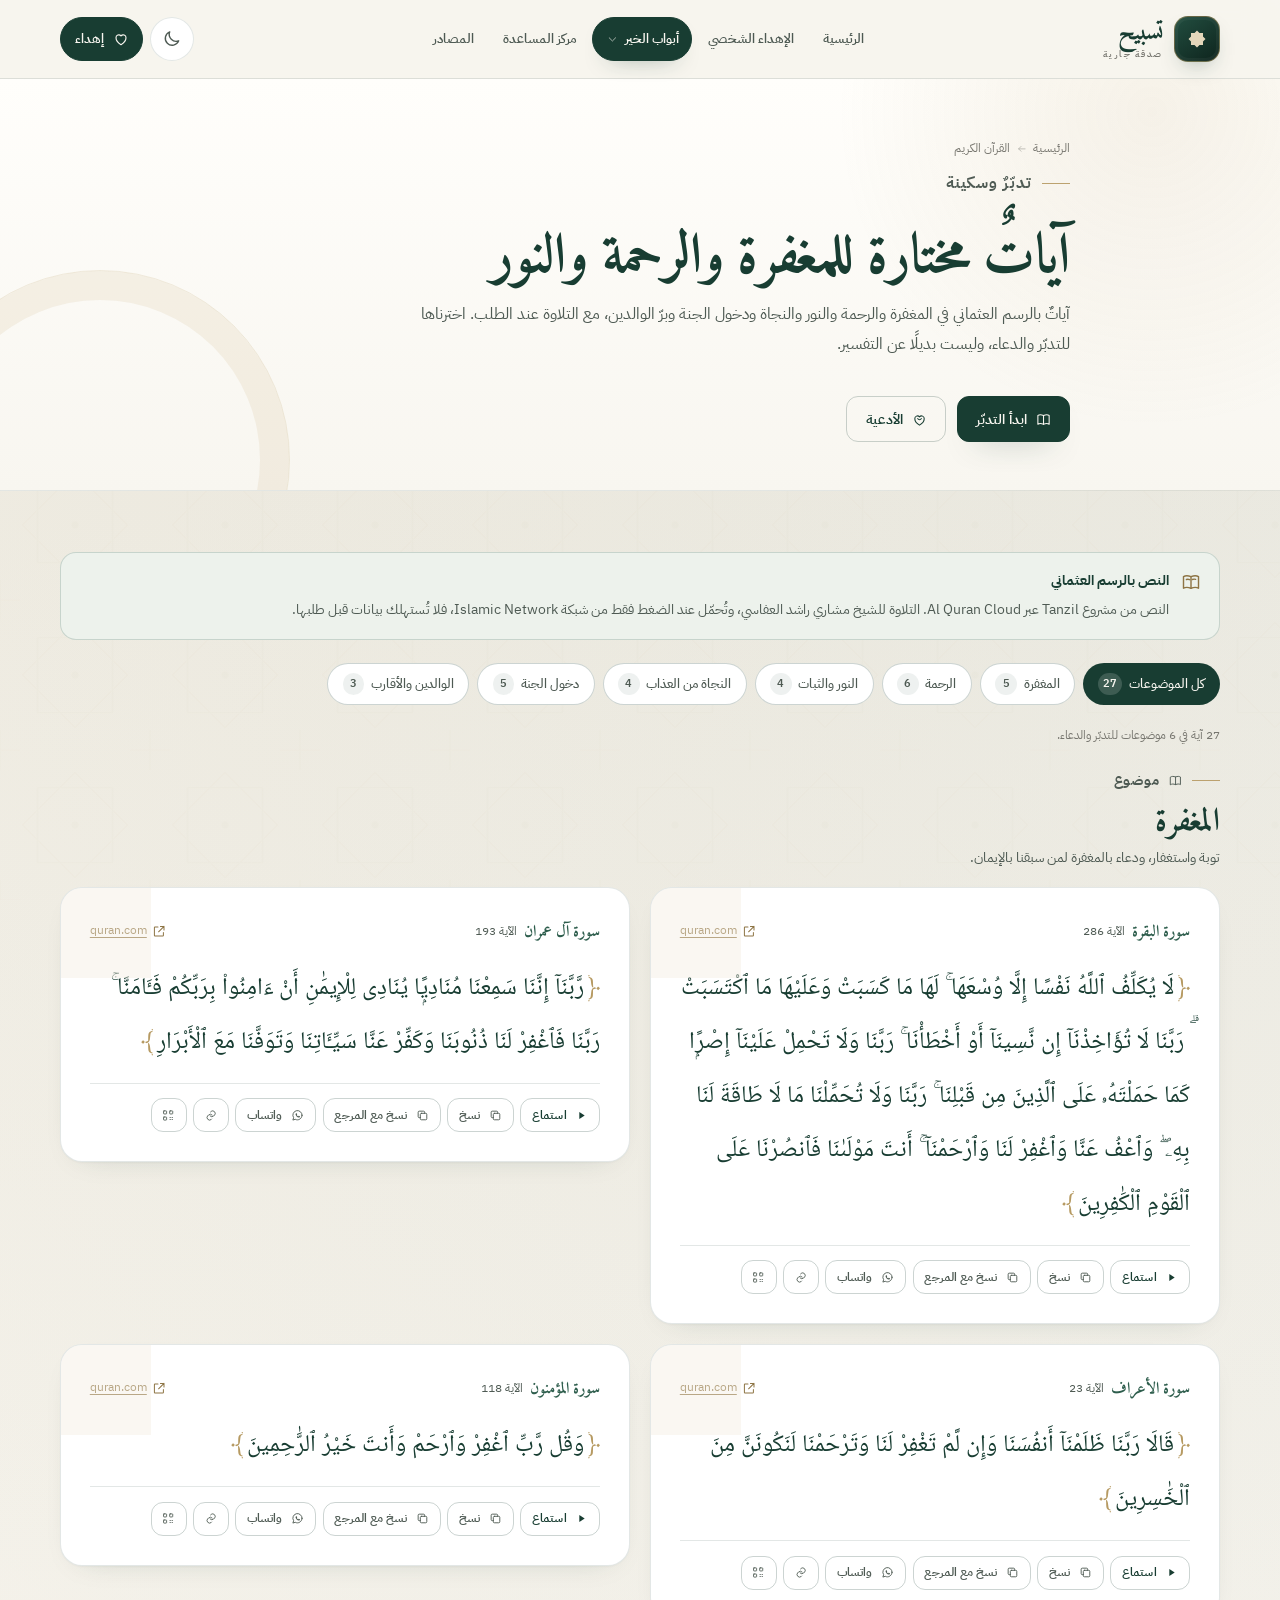
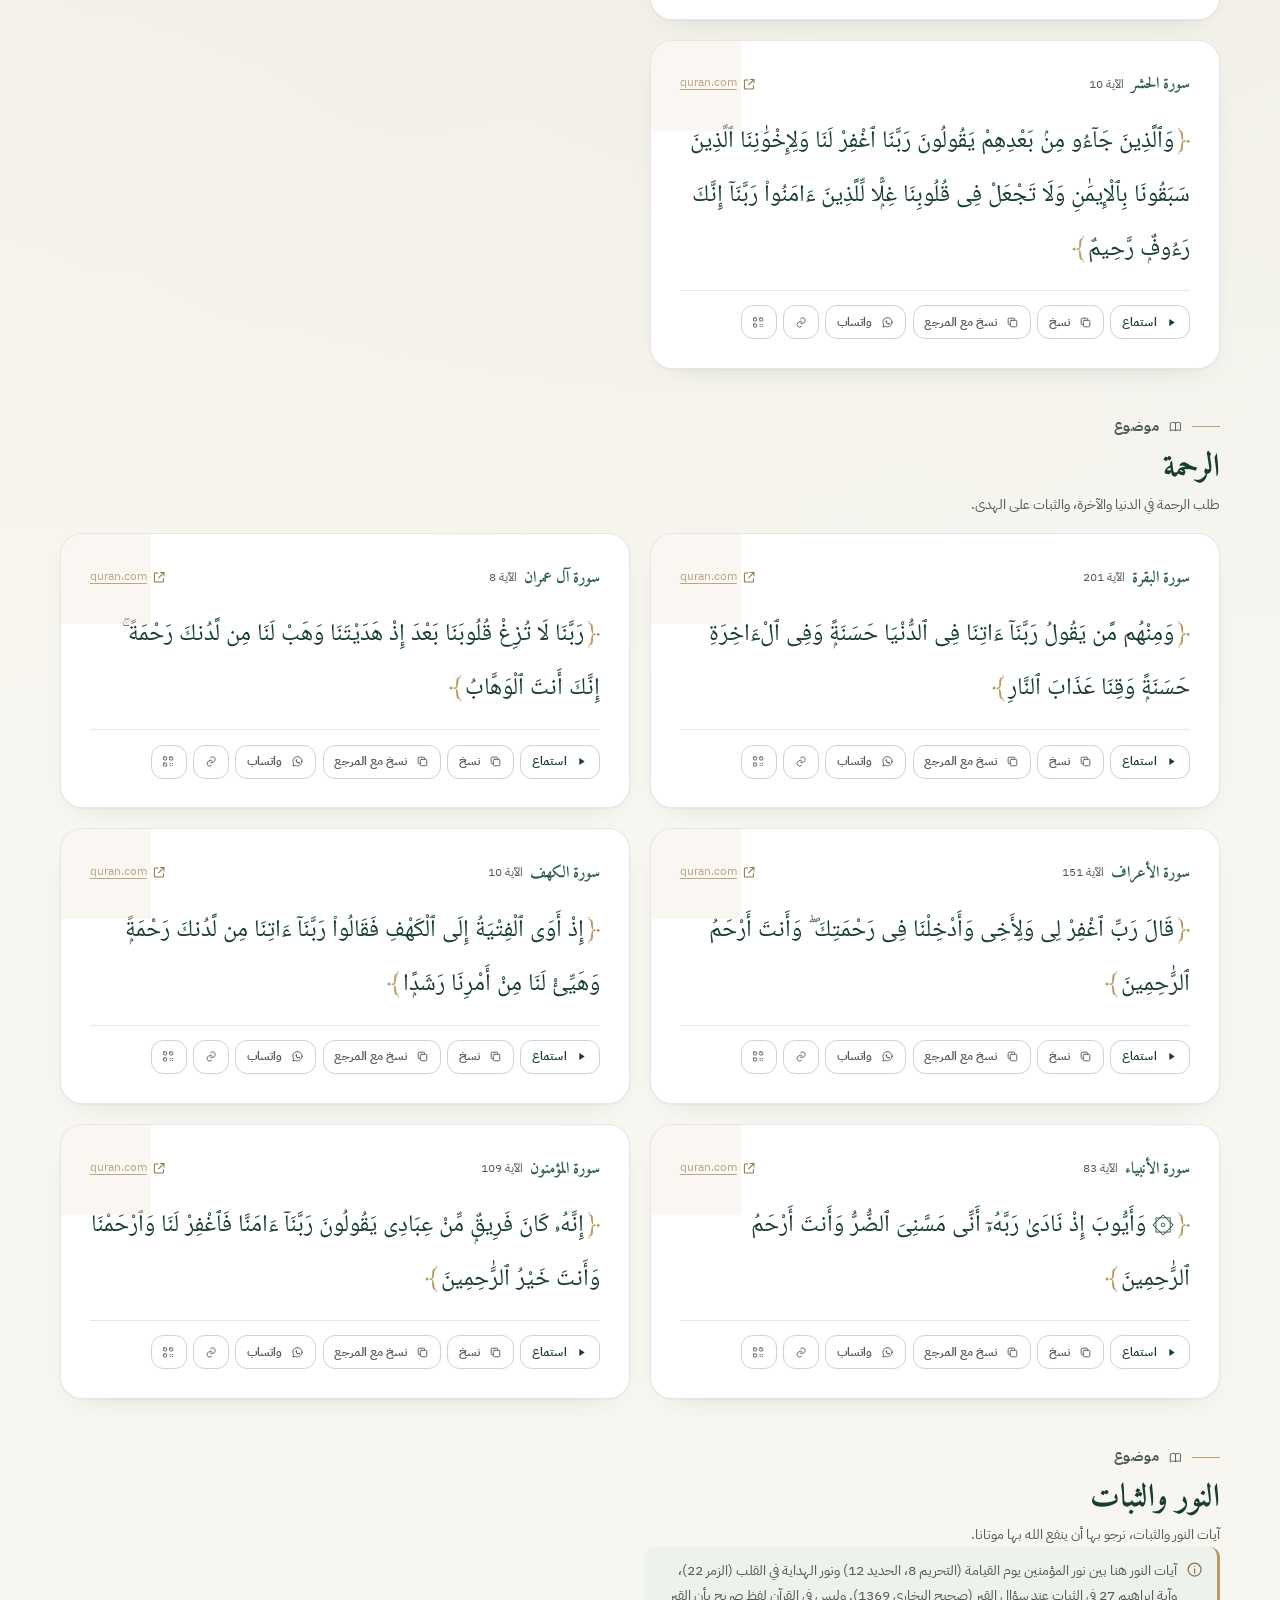
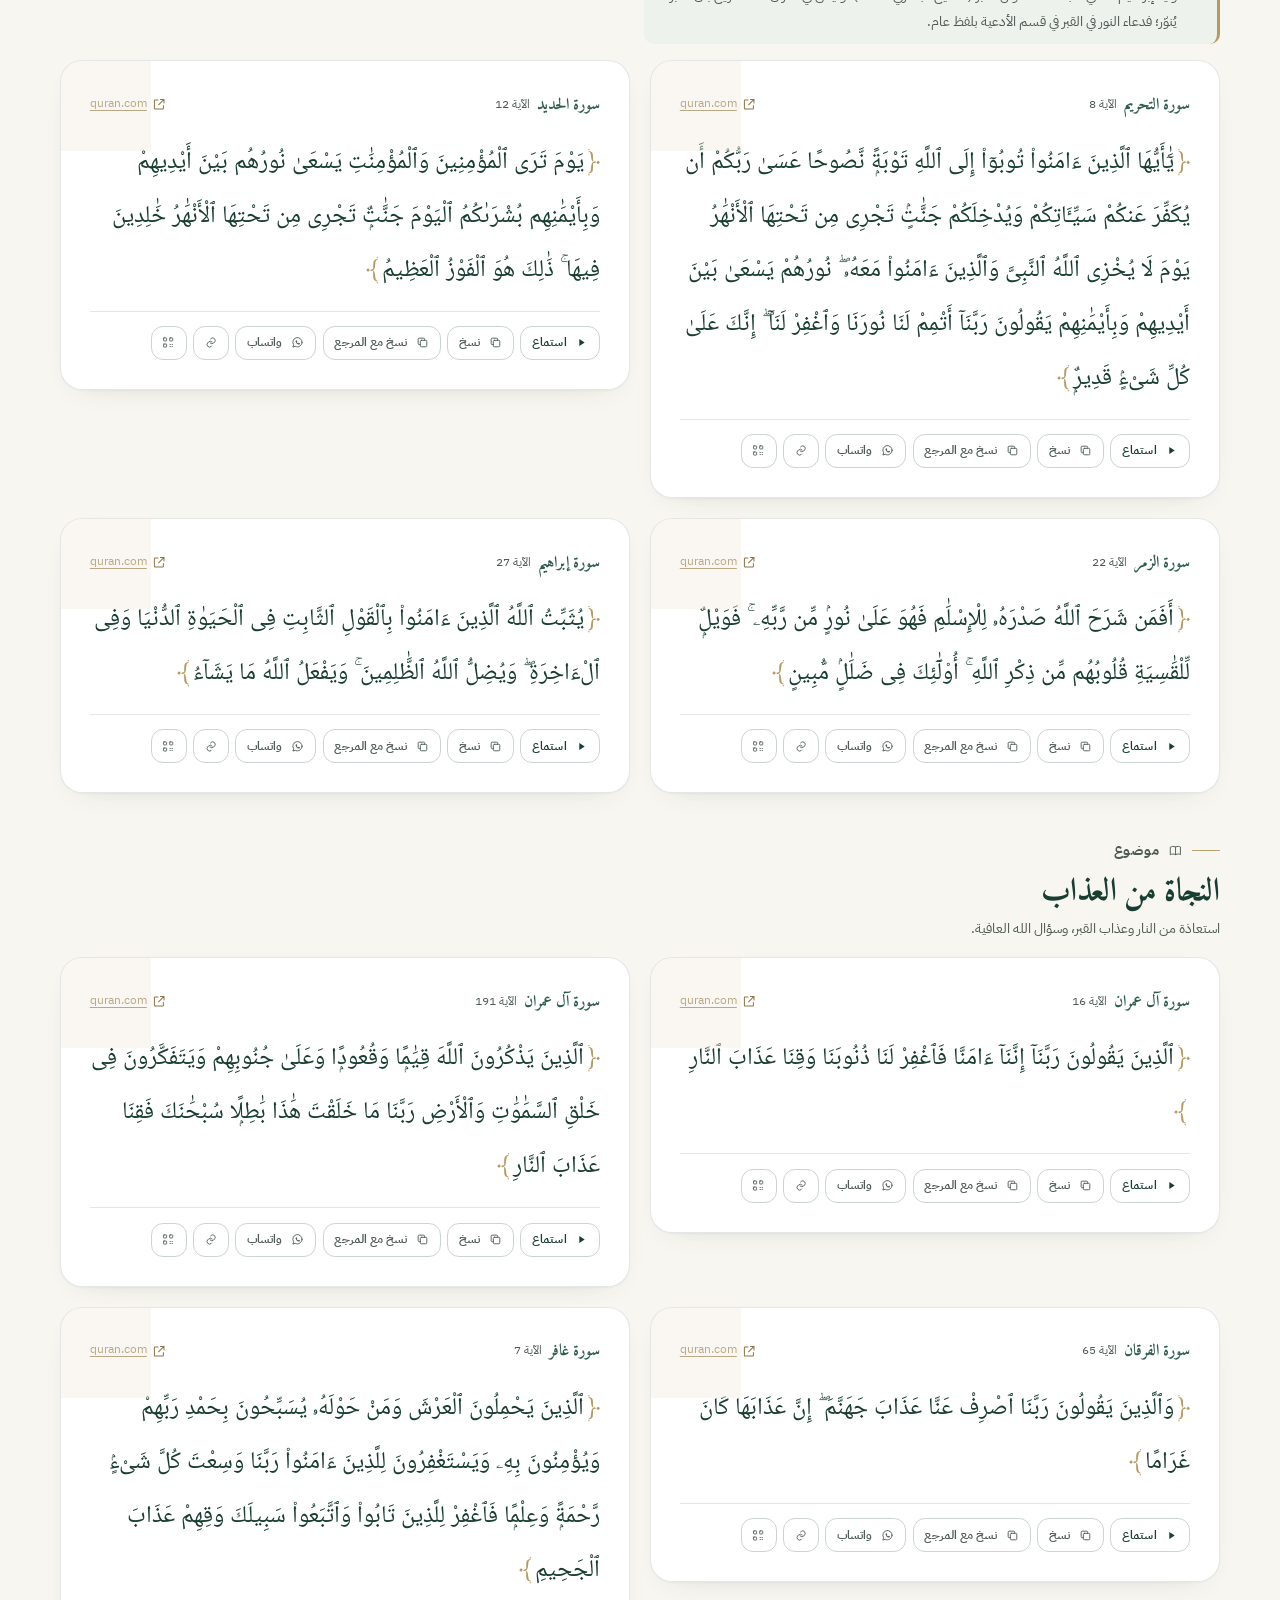
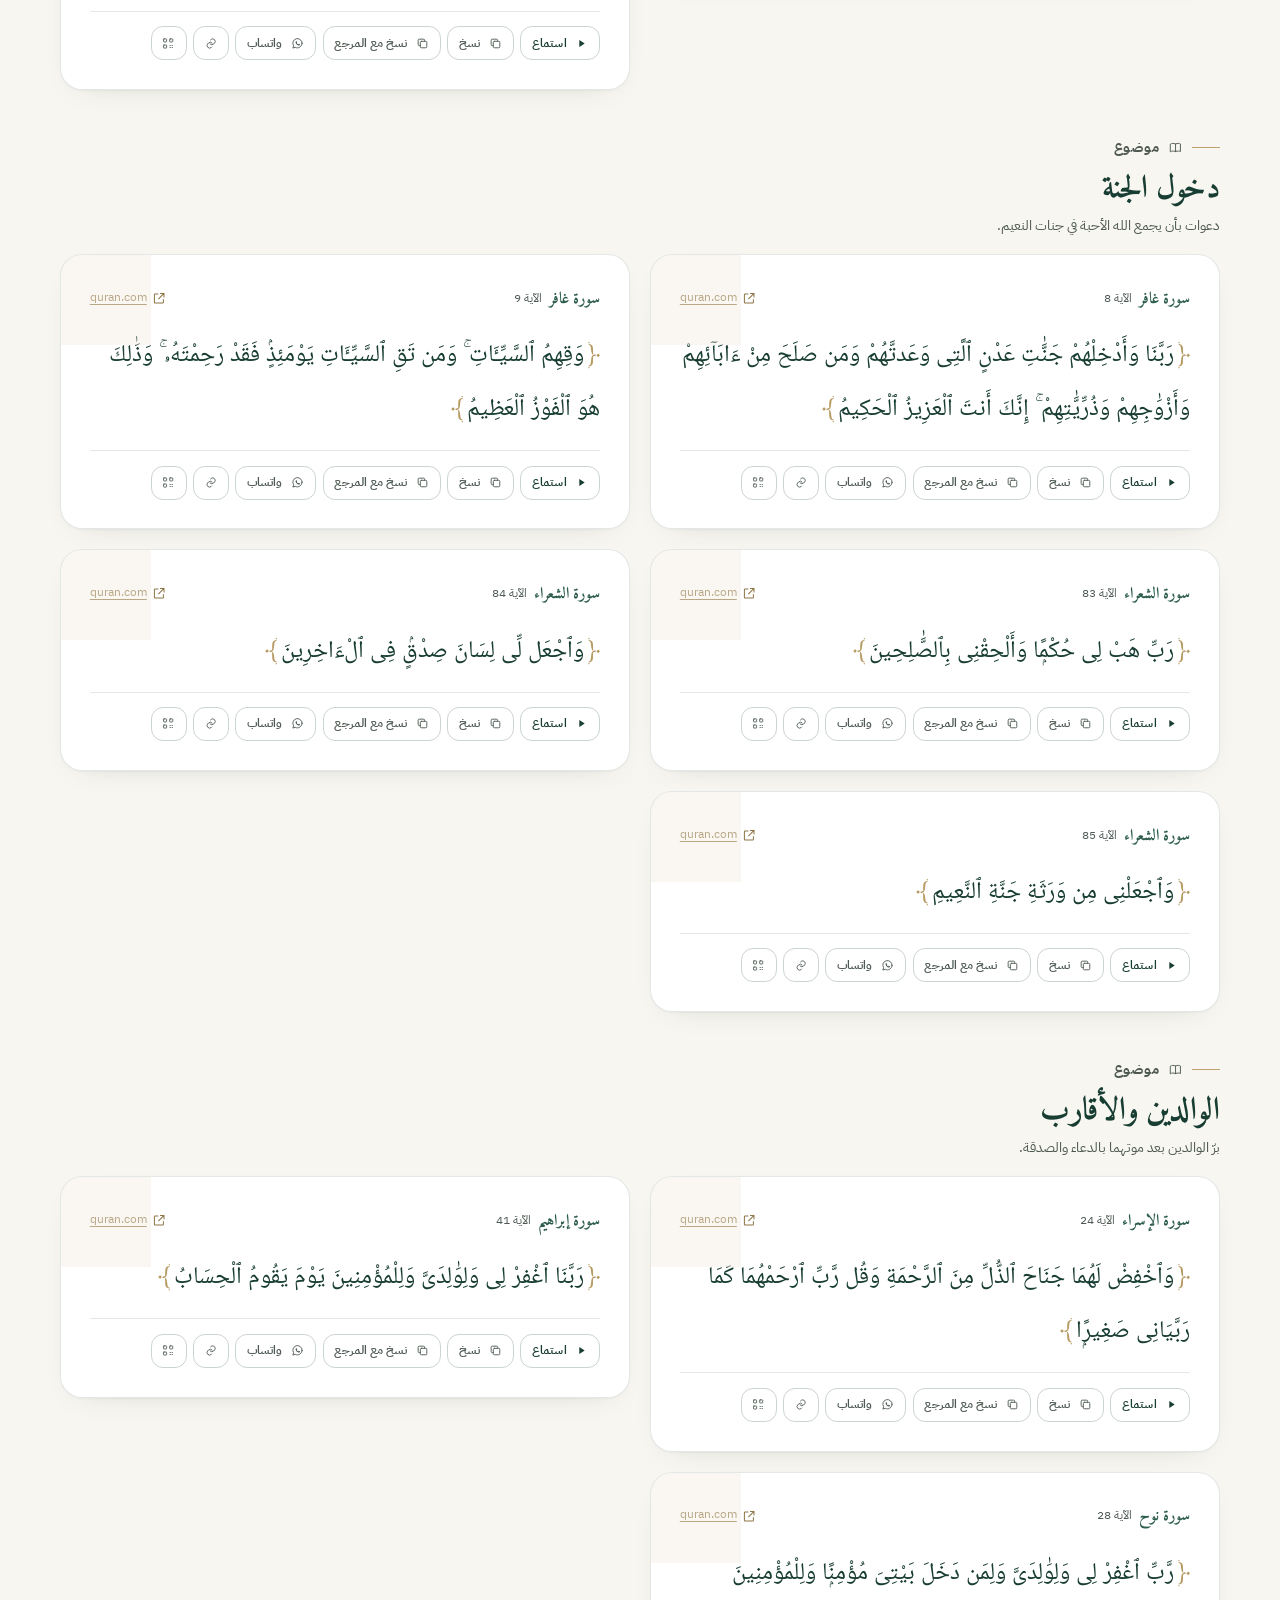
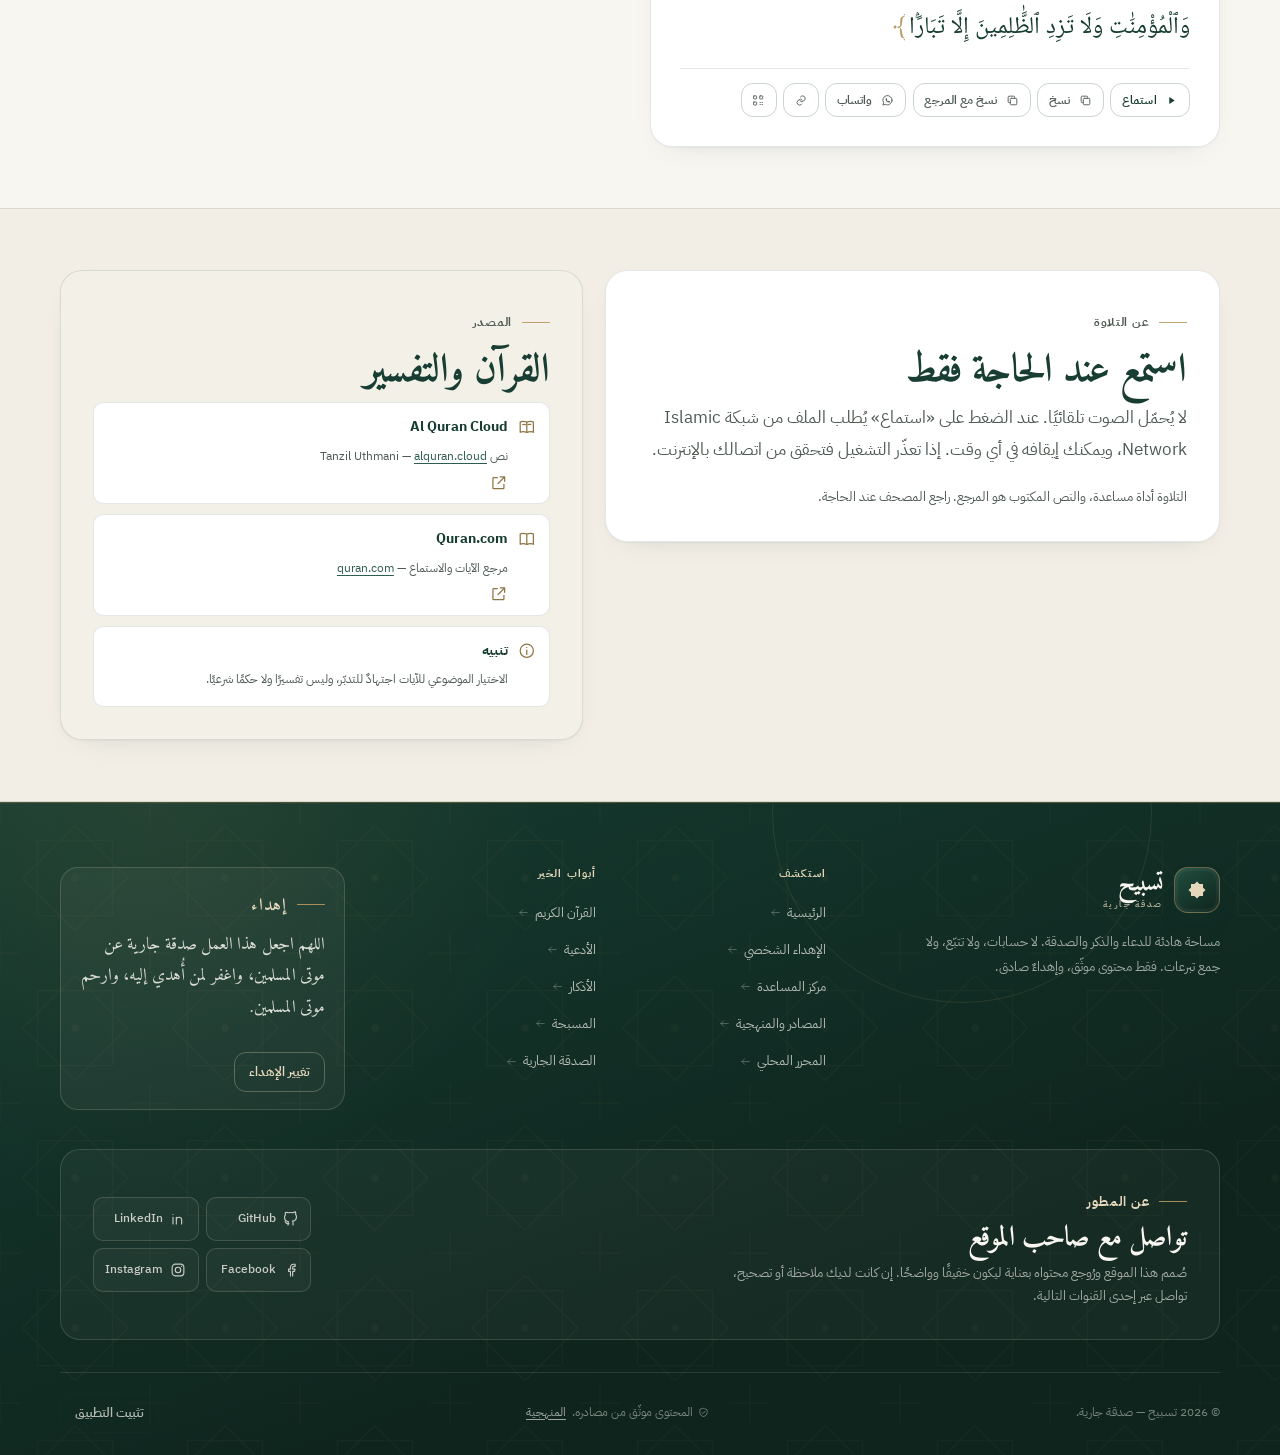
<file: pages/quran.html>
<!doctype html>
<html lang="ar" dir="rtl" data-theme="light">
<head>
  <meta charset="utf-8">
  <meta name="viewport" content="width=device-width, initial-scale=1, viewport-fit=cover">
  <title>القرآن الكريم — تسبيح صدقة جارية</title>
  <meta name="description" content="آيات مختارة بالرسم العثماني في المغفرة والرحمة والنور والنجاة ودخول الجنة، مع تلاوة عند الطلب.">
  <meta name="theme-color" content="#183d32">
  <meta name="color-scheme" content="light dark">
  <meta property="og:type" content="website">
  <meta property="og:title" content="القرآن الكريم — تسبيح صدقة جارية">
  <meta property="og:description" content="آيات مختارة بالرسم العثماني في المغفرة والرحمة والنور والنجاة ودخول الجنة، مع تلاوة عند الطلب.">
  <meta property="og:image" content="../assets/images/og-cover.png">
  <meta property="og:locale" content="ar_AR">
  <meta name="twitter:card" content="summary_large_image">
  <link rel="icon" href="../assets/images/favicon.svg" type="image/svg+xml">
  <link rel="apple-touch-icon" href="../assets/images/apple-touch-icon.png">
  <link rel="manifest" href="../manifest.webmanifest">
  <link rel="preload" href="../assets/fonts/amiri-arabic-700.woff2" as="font" type="font/woff2" crossorigin>
  <link rel="preload" href="../assets/fonts/ibm-plex-sans-arabic-400.woff2" as="font" type="font/woff2" crossorigin>
  <link rel="stylesheet" href="../assets/css/base.css">
  <link rel="stylesheet" href="../assets/css/components.css">
  <link rel="stylesheet" href="../assets/css/pages.css">
  <link rel="stylesheet" href="../assets/css/tools.css">
  <link rel="stylesheet" href="../assets/css/responsive.css">
  <link rel="stylesheet" href="../assets/css/v2.css">
  <script>
    (function () {
      try {
        var theme = localStorage.getItem("tasbeeh.theme.v1");
        try { theme = JSON.parse(theme); } catch (error) {}
        if (theme !== "dark" && theme !== "light") {
          theme = window.matchMedia && window.matchMedia("(prefers-color-scheme: dark)").matches ? "dark" : "light";
        }
        document.documentElement.setAttribute("data-theme", theme);
      } catch (error) {}
    })();
  </script>
</head>
<body data-root="../" data-page="quran" data-page-path="pages/quran.html">
  <a class="skip-link" href="#main">تخطَّ إلى المحتوى</a>

  <header class="site-header">
    <div class="container header__inner">
      <a class="brand" href="../index.html" aria-label="تسبيح — الصفحة الرئيسية">
        <span class="brand__mark"><svg class="icon icon--fill" aria-hidden="true" focusable="false"><use href="../assets/icons.svg#i-star"></use></svg></span>
        <span class="brand__text"><strong>تسبيح</strong><small>صدقة جارية</small></span>
      </a>
      <nav class="nav" id="site-nav" aria-label="التنقل الرئيسي">
        <div class="nav__mobile-head">
          <span>القائمة</span>
          <button class="icon-btn nav__close" type="button" data-nav-close aria-label="إغلاق القائمة">
            <svg class="icon" aria-hidden="true" focusable="false"><use href="../assets/icons.svg#i-close"></use></svg>
          </button>
        </div>
        <a href="../index.html" data-nav="home">الرئيسية</a>
        <a href="../pages/sadaqa.html" data-nav="sadaqa">الإهداء الشخصي</a>
        <div class="nav__group" data-nav-group>
          <button class="nav__group-toggle" type="button" data-nav-group-toggle aria-expanded="false" aria-controls="nav-good-deeds">
            <span>أبواب الخير</span>
            <svg class="icon nav__chevron" aria-hidden="true" focusable="false"><use href="../assets/icons.svg#i-chevron-down"></use></svg>
          </button>
          <div class="nav__panel" id="nav-good-deeds">
            <div class="nav__panel-head">
              <p class="nav__panel-title">أبواب الخير</p>
              <p class="nav__panel-sub">خمسة أبوابٍ مختارة، لكلِّ بابٍ أثره.</p>
            </div>
            <a href="../pages/quran.html" data-nav="quran">
              <svg class="icon" aria-hidden="true" focusable="false"><use href="../assets/icons.svg#i-quran"></use></svg>
              <strong>القرآن</strong><small>آيات للتدبّر</small>
            </a>
            <a href="../pages/duas.html" data-nav="duas">
              <svg class="icon" aria-hidden="true" focusable="false"><use href="../assets/icons.svg#i-dua"></use></svg>
              <strong>الأدعية</strong><small>مأثورة بمصادرها</small>
            </a>
            <a href="../pages/adhkar.html" data-nav="adhkar">
              <svg class="icon" aria-hidden="true" focusable="false"><use href="../assets/icons.svg#i-sun"></use></svg>
              <strong>الأذكار</strong><small>صباح ومساء</small>
            </a>
            <a href="../pages/tasbeeh.html" data-nav="tasbeeh">
              <svg class="icon" aria-hidden="true" focusable="false"><use href="../assets/icons.svg#i-beads"></use></svg>
              <strong>المسبحة</strong><small>عدّاد هادئ</small>
            </a>
            <a href="../pages/charity.html" data-nav="charity">
              <svg class="icon" aria-hidden="true" focusable="false"><use href="../assets/icons.svg#i-hands"></use></svg>
              <strong>الصدقة الجارية</strong><small>أبواب الخير</small>
            </a>
          </div>
        </div>
        <a href="../pages/help.html" data-nav="help">مركز المساعدة</a>
        <a href="../pages/about.html" data-nav="about">المصادر</a>
        <div class="nav__mobile-foot">
          <button class="btn btn--primary btn--block" type="button" data-open-personalize data-nav-close>
            <svg class="icon" aria-hidden="true" focusable="false"><use href="../assets/icons.svg#i-heart"></use></svg>
            أهدِ العمل صدقة جارية
          </button>
        </div>
      </nav>
      <div class="header__actions">
        <button class="icon-btn" type="button" data-theme-toggle aria-label="تبديل الوضع">
          <svg class="icon" aria-hidden="true" focusable="false"><use href="../assets/icons.svg#i-moon"></use></svg>
        </button>
        <button class="btn btn--outline btn--sm header__dedicate" type="button" data-open-personalize aria-label="إهداء العمل صدقة جارية">
          <svg class="icon" aria-hidden="true" focusable="false"><use href="../assets/icons.svg#i-heart"></use></svg>
          <span class="btn__label">إهداء</span>
        </button>
        <button class="icon-btn nav-toggle" type="button" data-nav-toggle aria-expanded="false" aria-controls="site-nav" aria-label="فتح القائمة">
          <svg class="icon" aria-hidden="true" focusable="false"><use href="../assets/icons.svg#i-menu"></use></svg>
        </button>
      </div>
    </div>
  </header>

  <main id="main">

    <section class="page-hero">
      <div class="container page-hero__inner">
        <nav class="breadcrumbs" aria-label="مسار التصفح">
          <a href="../index.html">الرئيسية</a>
          <svg class="icon" aria-hidden="true" focusable="false"><use href="../assets/icons.svg#i-arrow-left"></use></svg>
          <span aria-current="page">القرآن الكريم</span>
        </nav>
        <p class="eyebrow">تدبّرٌ وسكينة</p>
        <h1>آياتٌ مختارة للمغفرة والرحمة والنور</h1>
        <p>آياتٌ بالرسم العثماني في المغفرة والرحمة والنور والنجاة ودخول الجنة وبرّ الوالدين، مع التلاوة عند الطلب. اخترناها للتدبّر والدعاء، وليست بديلًا عن التفسير.</p>
        <div class="page-hero__actions"><a class="btn btn--primary" href="#quran-content"><svg class="icon" aria-hidden="true" focusable="false"><use href="../assets/icons.svg#i-book-open"></use></svg> ابدأ التدبّر</a>
            <a class="btn btn--outline" href="duas.html"><svg class="icon" aria-hidden="true" focusable="false"><use href="../assets/icons.svg#i-dua"></use></svg> الأدعية</a></div>
      </div>
    </section>
    <section class="page-section" id="quran-content">
      <div class="container">
        <div class="quran-note reveal">
          <div class="callout callout--emerald">
            <svg class="icon" aria-hidden="true" focusable="false"><use href="../assets/icons.svg#i-quran"></use></svg>
            <div class="callout__body">
              <span class="callout__title">النص بالرسم العثماني</span>
              <p>النص من مشروع Tanzil عبر Al Quran Cloud. التلاوة للشيخ مشاري راشد العفاسي، وتُحمّل عند الضغط فقط من شبكة Islamic Network، فلا تُستهلك بيانات قبل طلبها.</p>
            </div>
          </div>
        </div>
        <div class="quran-tabs" data-quran-themes role="group" aria-label="تصفية الآيات حسب الموضوع"></div>
        <p class="results-status" data-quran-status aria-live="polite"></p>
        <div data-quran-content>
          <div class="loading-state"><span class="spinner" aria-hidden="true"></span><p>جارٍ تحميل الآيات…</p></div>
        </div>
      </div>
    </section>

    <section class="page-section page-section--soft">
      <div class="container about-grid">
        <div class="card">
          <p class="eyebrow">عن التلاوة</p>
          <h2>استمع عند الحاجة فقط</h2>
          <p>لا يُحمّل الصوت تلقائيًا. عند الضغط على «استماع» يُطلب الملف من شبكة Islamic Network، ويمكنك إيقافه في أي وقت. إذا تعذّر التشغيل فتحقق من اتصالك بالإنترنت.</p>
          <p class="small muted">التلاوة أداة مساعدة، والنص المكتوب هو المرجع. راجع المصحف عند الحاجة.</p>
        </div>
        <div class="card card--soft">
          <p class="eyebrow">المصدر</p>
          <h2>القرآن والتفسير</h2>
          <ul class="source-list">
            <li><svg class="icon" aria-hidden="true" focusable="false"><use href="../assets/icons.svg#i-quran"></use></svg><div><strong>Al Quran Cloud</strong><span>نص Tanzil Uthmani — <a href="https://alquran.cloud/" target="_blank" rel="noopener noreferrer">alquran.cloud <svg class="icon" aria-hidden="true" focusable="false"><use href="../assets/icons.svg#i-external"></use></svg></a></span></div></li>
            <li><svg class="icon" aria-hidden="true" focusable="false"><use href="../assets/icons.svg#i-book-open"></use></svg><div><strong>Quran.com</strong><span>مرجع الآيات والاستماع — <a href="https://quran.com/" target="_blank" rel="noopener noreferrer">quran.com <svg class="icon" aria-hidden="true" focusable="false"><use href="../assets/icons.svg#i-external"></use></svg></a></span></div></li>
            <li><svg class="icon" aria-hidden="true" focusable="false"><use href="../assets/icons.svg#i-info"></use></svg><div><strong>تنبيه</strong><span>الاختيار الموضوعي للآيات اجتهادٌ للتدبّر، وليس تفسيرًا ولا حكمًا شرعيًا.</span></div></li>
          </ul>
        </div>
      </div>
    </section>

    </main>

  <footer class="site-footer">
    <div class="container footer__inner">
      <div class="footer__top">
        <div class="footer__brand">
          <a class="brand" href="../index.html" aria-label="تسبيح — الصفحة الرئيسية">
            <span class="brand__mark"><svg class="icon icon--fill" aria-hidden="true" focusable="false"><use href="../assets/icons.svg#i-star"></use></svg></span>
            <span class="brand__text"><strong>تسبيح</strong><small>صدقة جارية</small></span>
          </a>
          <p>مساحة هادئة للدعاء والذكر والصدقة. لا حسابات، ولا تتبّع، ولا جمع تبرعات. فقط محتوى موثّق، وإهداءٌ صادق.</p>
        </div>
        <nav class="footer__nav" aria-label="استكشف الموقع">
          <h2>استكشف</h2>
          <a href="../index.html">الرئيسية <svg class="icon" aria-hidden="true" focusable="false"><use href="../assets/icons.svg#i-arrow-left"></use></svg></a>
          <a href="../pages/sadaqa.html">الإهداء الشخصي <svg class="icon" aria-hidden="true" focusable="false"><use href="../assets/icons.svg#i-arrow-left"></use></svg></a>
          <a href="../pages/help.html">مركز المساعدة <svg class="icon" aria-hidden="true" focusable="false"><use href="../assets/icons.svg#i-arrow-left"></use></svg></a>
          <a href="../pages/about.html">المصادر والمنهجية <svg class="icon" aria-hidden="true" focusable="false"><use href="../assets/icons.svg#i-arrow-left"></use></svg></a>
          <a href="../pages/editor.html">المحرر المحلي <svg class="icon" aria-hidden="true" focusable="false"><use href="../assets/icons.svg#i-arrow-left"></use></svg></a>
        </nav>
        <nav class="footer__nav" aria-label="أبواب الخير">
          <h2>أبواب الخير</h2>
          <a href="../pages/quran.html">القرآن الكريم <svg class="icon" aria-hidden="true" focusable="false"><use href="../assets/icons.svg#i-arrow-left"></use></svg></a>
          <a href="../pages/duas.html">الأدعية <svg class="icon" aria-hidden="true" focusable="false"><use href="../assets/icons.svg#i-arrow-left"></use></svg></a>
          <a href="../pages/adhkar.html">الأذكار <svg class="icon" aria-hidden="true" focusable="false"><use href="../assets/icons.svg#i-arrow-left"></use></svg></a>
          <a href="../pages/tasbeeh.html">المسبحة <svg class="icon" aria-hidden="true" focusable="false"><use href="../assets/icons.svg#i-arrow-left"></use></svg></a>
          <a href="../pages/charity.html">الصدقة الجارية <svg class="icon" aria-hidden="true" focusable="false"><use href="../assets/icons.svg#i-arrow-left"></use></svg></a>
        </nav>
        <div class="footer__dedication">
          <p class="eyebrow">إهداء</p>
          <p data-dedication="full">اللهم اجعل هذا العمل صدقة جارية عن موتى المسلمين، واغفر لمن أُهدي إليه، وارحم موتى المسلمين.</p>
          <button class="btn btn--outline btn--sm" type="button" data-open-personalize>تغيير الإهداء</button>
        </div>
      </div>

      <section class="developer-card" aria-labelledby="developer-title">
        <div class="developer-card__intro">
          <p class="eyebrow">عن المطور</p>
          <h2 id="developer-title">تواصل مع صاحب الموقع</h2>
          <p>صُمم هذا الموقع ورُوجع محتواه بعناية ليكون خفيفًا وواضحًا. إن كانت لديك ملاحظة أو تصحيح، تواصل عبر إحدى القنوات التالية.</p>
        </div>
        <div class="developer-card__identity">
          <div></div>
        </div>
        <div class="developer-card__links">
          <a class="social-link" href="https://github.com/abdelmouniemeessay" target="_blank" rel="noopener noreferrer" aria-label="GitHub — Abdelmounieme Essayd">
            <svg class="icon" aria-hidden="true" focusable="false"><use href="../assets/icons.svg#i-github"></use></svg> GitHub
          </a>
          <a class="social-link" href="https://www.linkedin.com/in/abd-el-mounieme-essayd-589a63304?utm_source=share_via&utm_content=profile&utm_medium=member_android" target="_blank" rel="noopener noreferrer" aria-label="LinkedIn — Abdelmounieme Essayd">
            <svg class="icon" aria-hidden="true" focusable="false"><use href="../assets/icons.svg#i-linkedin"></use></svg> LinkedIn
          </a>
          <a class="social-link" href="https://www.facebook.com/share/1FzVx9LVn7/" target="_blank" rel="noopener noreferrer" aria-label="Facebook — Abdelmounieme Essayd">
            <svg class="icon" aria-hidden="true" focusable="false"><use href="../assets/icons.svg#i-facebook"></use></svg> Facebook
          </a>
          <a class="social-link" href="https://www.instagram.com/ess._.moun3im" target="_blank" rel="noopener noreferrer" aria-label="Instagram — Abdelmounieme Essayd">
            <svg class="icon" aria-hidden="true" focusable="false"><use href="../assets/icons.svg#i-instagram"></use></svg> Instagram
          </a>
        </div>
      </section>

      <div class="footer__bottom">
        <p>© <span data-year>2026</span> تسبيح — صدقة جارية.</p>
        <p class="footer__note"><svg class="icon" aria-hidden="true" focusable="false"><use href="../assets/icons.svg#i-shield"></use></svg> المحتوى موثّق من مصادره. <a href="../pages/about.html">المنهجية</a></p>
        <p><button class="btn btn--ghost btn--sm" type="button" data-install-app>تثبيت التطبيق</button></p>
      </div>
    </div>
  </footer>

  <script src="../assets/js/app.js" defer></script>
  <script src="../assets/js/share.js" defer></script>
  <script src="../assets/js/quran.js" defer></script>

</body>
</html>
</file>
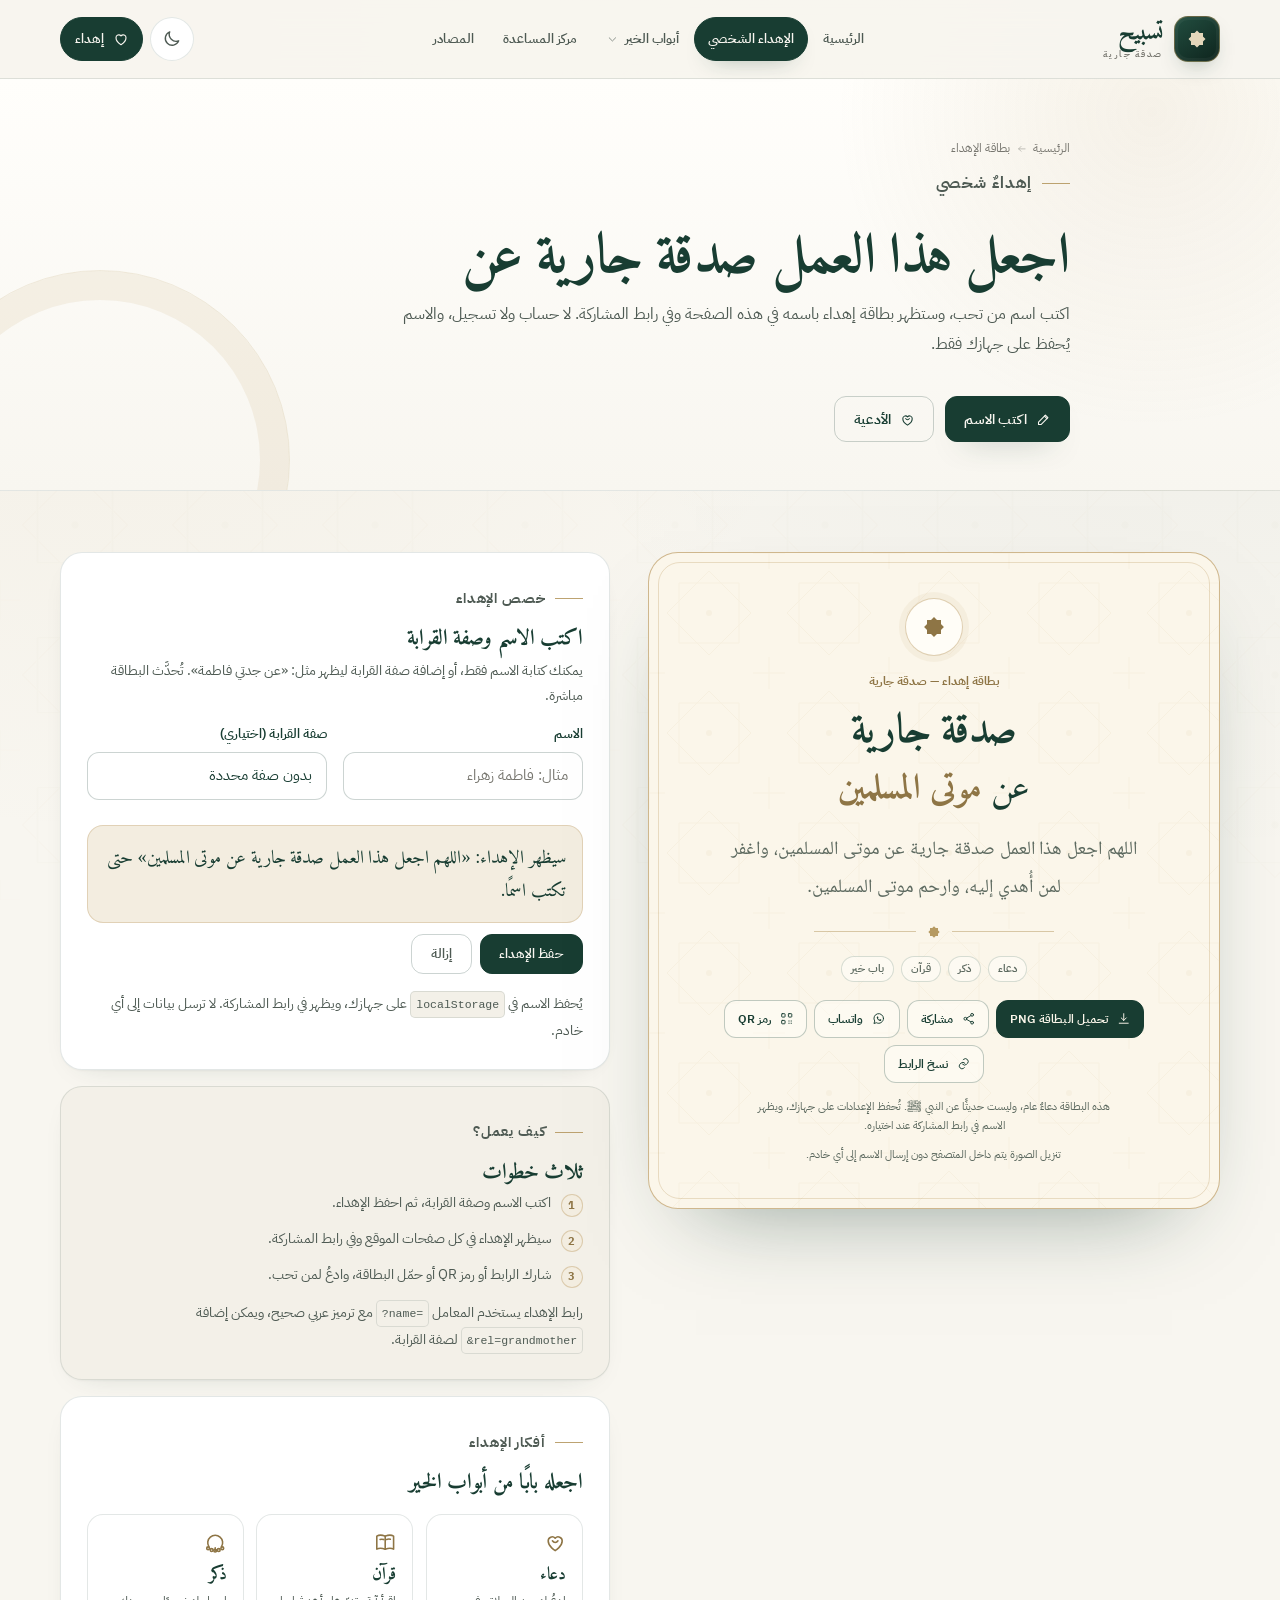
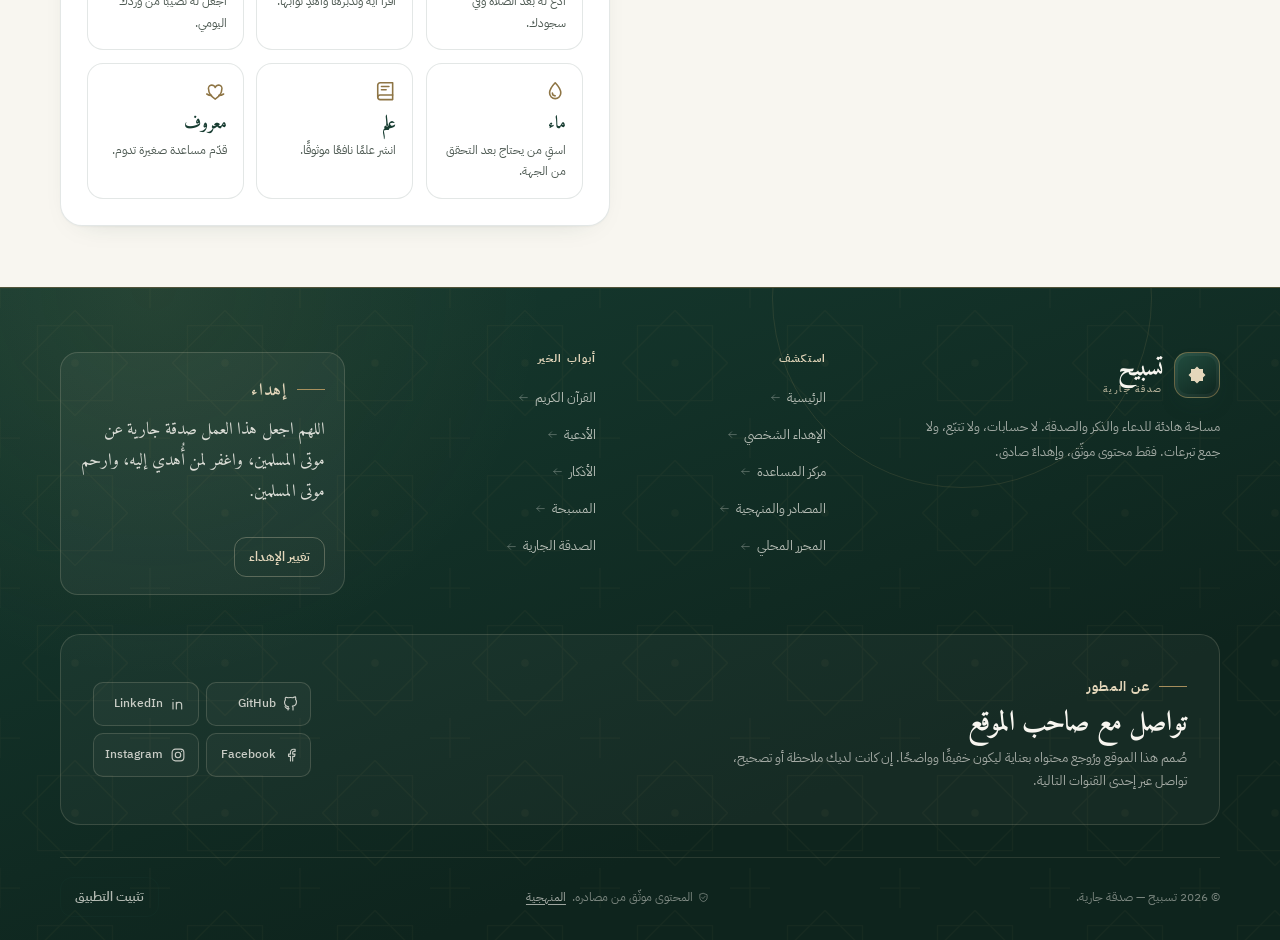
<file: pages/sadaqa.html>
<!doctype html>
<html lang="ar" dir="rtl" data-theme="light">
<head>
  <meta charset="utf-8">
  <meta name="viewport" content="width=device-width, initial-scale=1, viewport-fit=cover">
  <title>بطاقة الإهداء — تسبيح صدقة جارية</title>
  <meta name="description" content="أنشئ بطاقة إهداء شخصية باسم من تحب، وشاركها أو حمّلها، واجعل العمل صدقة جارية عنه.">
  <meta name="theme-color" content="#183d32">
  <meta name="color-scheme" content="light dark">
  <meta property="og:type" content="website">
  <meta property="og:title" content="بطاقة الإهداء — تسبيح صدقة جارية">
  <meta property="og:description" content="أنشئ بطاقة إهداء شخصية باسم من تحب، وشاركها أو حمّلها، واجعل العمل صدقة جارية عنه.">
  <meta property="og:image" content="../assets/images/og-cover.png">
  <meta property="og:locale" content="ar_AR">
  <meta name="twitter:card" content="summary_large_image">
  <link rel="icon" href="../assets/images/favicon.svg" type="image/svg+xml">
  <link rel="apple-touch-icon" href="../assets/images/apple-touch-icon.png">
  <link rel="manifest" href="../manifest.webmanifest">
  <link rel="preload" href="../assets/fonts/amiri-arabic-700.woff2" as="font" type="font/woff2" crossorigin>
  <link rel="preload" href="../assets/fonts/ibm-plex-sans-arabic-400.woff2" as="font" type="font/woff2" crossorigin>
  <link rel="stylesheet" href="../assets/css/base.css">
  <link rel="stylesheet" href="../assets/css/components.css">
  <link rel="stylesheet" href="../assets/css/pages.css">
  <link rel="stylesheet" href="../assets/css/tools.css">
  <link rel="stylesheet" href="../assets/css/responsive.css">
  <link rel="stylesheet" href="../assets/css/v2.css">
  <script>
    (function () {
      try {
        var theme = localStorage.getItem("tasbeeh.theme.v1");
        try { theme = JSON.parse(theme); } catch (error) {}
        if (theme !== "dark" && theme !== "light") {
          theme = window.matchMedia && window.matchMedia("(prefers-color-scheme: dark)").matches ? "dark" : "light";
        }
        document.documentElement.setAttribute("data-theme", theme);
      } catch (error) {}
    })();
  </script>
</head>
<body data-root="../" data-page="sadaqa" data-page-path="pages/sadaqa.html">
  <a class="skip-link" href="#main">تخطَّ إلى المحتوى</a>

  <header class="site-header">
    <div class="container header__inner">
      <a class="brand" href="../index.html" aria-label="تسبيح — الصفحة الرئيسية">
        <span class="brand__mark"><svg class="icon icon--fill" aria-hidden="true" focusable="false"><use href="../assets/icons.svg#i-star"></use></svg></span>
        <span class="brand__text"><strong>تسبيح</strong><small>صدقة جارية</small></span>
      </a>
      <nav class="nav" id="site-nav" aria-label="التنقل الرئيسي">
        <div class="nav__mobile-head">
          <span>القائمة</span>
          <button class="icon-btn nav__close" type="button" data-nav-close aria-label="إغلاق القائمة">
            <svg class="icon" aria-hidden="true" focusable="false"><use href="../assets/icons.svg#i-close"></use></svg>
          </button>
        </div>
        <a href="../index.html" data-nav="home">الرئيسية</a>
        <a href="../pages/sadaqa.html" data-nav="sadaqa">الإهداء الشخصي</a>
        <div class="nav__group" data-nav-group>
          <button class="nav__group-toggle" type="button" data-nav-group-toggle aria-expanded="false" aria-controls="nav-good-deeds">
            <span>أبواب الخير</span>
            <svg class="icon nav__chevron" aria-hidden="true" focusable="false"><use href="../assets/icons.svg#i-chevron-down"></use></svg>
          </button>
          <div class="nav__panel" id="nav-good-deeds">
            <div class="nav__panel-head">
              <p class="nav__panel-title">أبواب الخير</p>
              <p class="nav__panel-sub">خمسة أبوابٍ مختارة، لكلِّ بابٍ أثره.</p>
            </div>
            <a href="../pages/quran.html" data-nav="quran">
              <svg class="icon" aria-hidden="true" focusable="false"><use href="../assets/icons.svg#i-quran"></use></svg>
              <strong>القرآن</strong><small>آيات للتدبّر</small>
            </a>
            <a href="../pages/duas.html" data-nav="duas">
              <svg class="icon" aria-hidden="true" focusable="false"><use href="../assets/icons.svg#i-dua"></use></svg>
              <strong>الأدعية</strong><small>مأثورة بمصادرها</small>
            </a>
            <a href="../pages/adhkar.html" data-nav="adhkar">
              <svg class="icon" aria-hidden="true" focusable="false"><use href="../assets/icons.svg#i-sun"></use></svg>
              <strong>الأذكار</strong><small>صباح ومساء</small>
            </a>
            <a href="../pages/tasbeeh.html" data-nav="tasbeeh">
              <svg class="icon" aria-hidden="true" focusable="false"><use href="../assets/icons.svg#i-beads"></use></svg>
              <strong>المسبحة</strong><small>عدّاد هادئ</small>
            </a>
            <a href="../pages/charity.html" data-nav="charity">
              <svg class="icon" aria-hidden="true" focusable="false"><use href="../assets/icons.svg#i-hands"></use></svg>
              <strong>الصدقة الجارية</strong><small>أبواب الخير</small>
            </a>
          </div>
        </div>
        <a href="../pages/help.html" data-nav="help">مركز المساعدة</a>
        <a href="../pages/about.html" data-nav="about">المصادر</a>
        <div class="nav__mobile-foot">
          <button class="btn btn--primary btn--block" type="button" data-open-personalize data-nav-close>
            <svg class="icon" aria-hidden="true" focusable="false"><use href="../assets/icons.svg#i-heart"></use></svg>
            أهدِ العمل صدقة جارية
          </button>
        </div>
      </nav>
      <div class="header__actions">
        <button class="icon-btn" type="button" data-theme-toggle aria-label="تبديل الوضع">
          <svg class="icon" aria-hidden="true" focusable="false"><use href="../assets/icons.svg#i-moon"></use></svg>
        </button>
        <button class="btn btn--outline btn--sm header__dedicate" type="button" data-open-personalize aria-label="إهداء العمل صدقة جارية">
          <svg class="icon" aria-hidden="true" focusable="false"><use href="../assets/icons.svg#i-heart"></use></svg>
          <span class="btn__label">إهداء</span>
        </button>
        <button class="icon-btn nav-toggle" type="button" data-nav-toggle aria-expanded="false" aria-controls="site-nav" aria-label="فتح القائمة">
          <svg class="icon" aria-hidden="true" focusable="false"><use href="../assets/icons.svg#i-menu"></use></svg>
        </button>
      </div>
    </div>
  </header>

  <main id="main">

    <section class="page-hero">
      <div class="container page-hero__inner">
        <nav class="breadcrumbs" aria-label="مسار التصفح">
          <a href="../index.html">الرئيسية</a>
          <svg class="icon" aria-hidden="true" focusable="false"><use href="../assets/icons.svg#i-arrow-left"></use></svg>
          <span aria-current="page">بطاقة الإهداء</span>
        </nav>
        <p class="eyebrow">إهداءٌ شخصي</p>
        <h1>اجعل هذا العمل صدقة جارية عن</h1>
        <p>اكتب اسم من تحب، وستظهر بطاقة إهداء باسمه في هذه الصفحة وفي رابط المشاركة. لا حساب ولا تسجيل، والاسم يُحفظ على جهازك فقط.</p>
        <div class="page-hero__actions"><a class="btn btn--primary" href="#sadaqa-form"><svg class="icon" aria-hidden="true" focusable="false"><use href="../assets/icons.svg#i-edit"></use></svg> اكتب الاسم</a>
            <a class="btn btn--outline" href="duas.html"><svg class="icon" aria-hidden="true" focusable="false"><use href="../assets/icons.svg#i-dua"></use></svg> الأدعية</a></div>
      </div>
    </section>
    <section class="page-section">
      <div class="container sadaqa-layout">
        <div class="sadaqa-card reveal" id="sadaqa-card" data-sadaqa-card>
          <div class="sadaqa-card__seal"><svg class="icon icon--fill" aria-hidden="true" focusable="false"><use href="../assets/icons.svg#i-star"></use></svg></div>
          <p class="sadaqa-card__kicker">بطاقة إهداء — صدقة جارية</p>
          <h2 class="sadaqa-card__title">صدقة جارية</h2>
          <p class="sadaqa-card__name">عن <strong data-dedication-name>موتى المسلمين</strong></p>
          <p class="sadaqa-card__dua" data-dedication="full">اللهم اجعل هذا العمل صدقة جارية عن موتى المسلمين، واغفر لمن أُهدي إليه، وارحم موتى المسلمين.</p>
          <div class="sadaqa-card__divider"><svg class="icon icon--fill" aria-hidden="true" focusable="false"><use href="../assets/icons.svg#i-star"></use></svg></div>
          <div class="sadaqa-card__meta">
            <span class="badge">دعاء</span>
            <span class="badge">ذكر</span>
            <span class="badge">قرآن</span>
            <span class="badge">باب خير</span>
          </div>
          <div class="sadaqa-card__actions">
            <button class="btn btn--primary" type="button" data-sadaqa-download><svg class="icon" aria-hidden="true" focusable="false"><use href="../assets/icons.svg#i-download"></use></svg> تحميل البطاقة PNG</button>
            <button class="btn btn--outline" type="button" data-open-share data-share-path="pages/sadaqa.html"><svg class="icon" aria-hidden="true" focusable="false"><use href="../assets/icons.svg#i-share"></use></svg> مشاركة</button>
            <button class="btn btn--outline" type="button" data-share-whatsapp data-share-path="pages/sadaqa.html"><svg class="icon" aria-hidden="true" focusable="false"><use href="../assets/icons.svg#i-whatsapp"></use></svg> واتساب</button>
            <button class="btn btn--outline" type="button" data-open-qr data-qr-path="pages/sadaqa.html"><svg class="icon" aria-hidden="true" focusable="false"><use href="../assets/icons.svg#i-qr"></use></svg> رمز QR</button>
            <button class="btn btn--outline" type="button" data-copy-link data-share-path="pages/sadaqa.html"><svg class="icon" aria-hidden="true" focusable="false"><use href="../assets/icons.svg#i-link"></use></svg> نسخ الرابط</button>
          </div>
          <p class="sadaqa-card__note">هذه البطاقة دعاءٌ عام، وليست حديثًا عن النبي ﷺ. تُحفظ الإعدادات على جهازك، ويظهر الاسم في رابط المشاركة عند اختياره.</p>
          <p class="sadaqa-card__download-hint">تنزيل الصورة يتم داخل المتصفح دون إرسال الاسم إلى أي خادم.</p>
        </div>

        <aside class="sadaqa-side reveal">
          <div class="card" id="sadaqa-form">
            <p class="eyebrow">خصص الإهداء</p>
            <h2>اكتب الاسم وصفة القرابة</h2>
            <p>يمكنك كتابة الاسم فقط، أو إضافة صفة القرابة ليظهر مثل: «عن جدتي فاطمة». تُحدَّث البطاقة مباشرة.</p>
            <form class="sadaqa-form" data-personalize-form novalidate>
              <div class="form-row">
                <div class="field">
                  <label for="sadaqa-name">الاسم</label>
                  <input class="input" id="sadaqa-name" name="name" data-personalize-name type="text" maxlength="80" autocomplete="off" placeholder="مثال: فاطمة زهراء">
                </div>
                <div class="field">
                  <label for="sadaqa-rel">صفة القرابة (اختياري)</label>
                  <select class="select" id="sadaqa-rel" name="rel" data-personalize-rel></select>
                </div>
              </div>
              <p class="field__error" data-personalize-error hidden></p>
              <div class="dialog-preview" data-dedication-preview></div>
              <div class="sadaqa-form__actions">
                <button class="btn btn--primary" type="submit">حفظ الإهداء</button>
                <button class="btn btn--ghost" type="button" data-reset-personalization>إزالة</button>
              </div>
              <p class="form-note">يُحفظ الاسم في <code>localStorage</code> على جهازك، ويظهر في رابط المشاركة. لا ترسل بيانات إلى أي خادم.</p>
            </form>
          </div>

          <div class="card card--soft">
            <p class="eyebrow">كيف يعمل؟</p>
            <h2>ثلاث خطوات</h2>
            <ol class="sadaqa-steps">
              <li>اكتب الاسم وصفة القرابة، ثم احفظ الإهداء.</li>
              <li>سيظهر الإهداء في كل صفحات الموقع وفي رابط المشاركة.</li>
              <li>شارك الرابط أو رمز QR أو حمّل البطاقة، وادعُ لمن تحب.</li>
            </ol>
            <p class="form-note" style="margin-top:.8rem">رابط الإهداء يستخدم المعامل <code dir="ltr">?name=</code> مع ترميز عربي صحيح، ويمكن إضافة <code dir="ltr">&amp;rel=grandmother</code> لصفة القرابة.</p>
          </div>

          <div class="card">
            <p class="eyebrow">أفكار الإهداء</p>
            <h2>اجعله بابًا من أبواب الخير</h2>
            <div class="sadaqa-ideas">
              <div class="sadaqa-idea"><svg class="icon" aria-hidden="true" focusable="false"><use href="../assets/icons.svg#i-dua"></use></svg><h3>دعاء</h3><p>ادعُ له بعد الصلاة وفي سجودك.</p></div>
              <div class="sadaqa-idea"><svg class="icon" aria-hidden="true" focusable="false"><use href="../assets/icons.svg#i-quran"></use></svg><h3>قرآن</h3><p>اقرأ آية وتدبّرها وأهدِ ثوابها.</p></div>
              <div class="sadaqa-idea"><svg class="icon" aria-hidden="true" focusable="false"><use href="../assets/icons.svg#i-beads"></use></svg><h3>ذكر</h3><p>اجعل له نصيبًا من وردك اليومي.</p></div>
              <div class="sadaqa-idea"><svg class="icon" aria-hidden="true" focusable="false"><use href="../assets/icons.svg#i-water"></use></svg><h3>ماء</h3><p>اسقِ من يحتاج بعد التحقق من الجهة.</p></div>
              <div class="sadaqa-idea"><svg class="icon" aria-hidden="true" focusable="false"><use href="../assets/icons.svg#i-book"></use></svg><h3>علم</h3><p>انشر علمًا نافعًا موثوقًا.</p></div>
              <div class="sadaqa-idea"><svg class="icon" aria-hidden="true" focusable="false"><use href="../assets/icons.svg#i-hands"></use></svg><h3>معروف</h3><p>قدّم مساعدة صغيرة تدوم.</p></div>
            </div>
          </div>
        </aside>
      </div>
    </section>

    </main>

  <footer class="site-footer">
    <div class="container footer__inner">
      <div class="footer__top">
        <div class="footer__brand">
          <a class="brand" href="../index.html" aria-label="تسبيح — الصفحة الرئيسية">
            <span class="brand__mark"><svg class="icon icon--fill" aria-hidden="true" focusable="false"><use href="../assets/icons.svg#i-star"></use></svg></span>
            <span class="brand__text"><strong>تسبيح</strong><small>صدقة جارية</small></span>
          </a>
          <p>مساحة هادئة للدعاء والذكر والصدقة. لا حسابات، ولا تتبّع، ولا جمع تبرعات. فقط محتوى موثّق، وإهداءٌ صادق.</p>
        </div>
        <nav class="footer__nav" aria-label="استكشف الموقع">
          <h2>استكشف</h2>
          <a href="../index.html">الرئيسية <svg class="icon" aria-hidden="true" focusable="false"><use href="../assets/icons.svg#i-arrow-left"></use></svg></a>
          <a href="../pages/sadaqa.html">الإهداء الشخصي <svg class="icon" aria-hidden="true" focusable="false"><use href="../assets/icons.svg#i-arrow-left"></use></svg></a>
          <a href="../pages/help.html">مركز المساعدة <svg class="icon" aria-hidden="true" focusable="false"><use href="../assets/icons.svg#i-arrow-left"></use></svg></a>
          <a href="../pages/about.html">المصادر والمنهجية <svg class="icon" aria-hidden="true" focusable="false"><use href="../assets/icons.svg#i-arrow-left"></use></svg></a>
          <a href="../pages/editor.html">المحرر المحلي <svg class="icon" aria-hidden="true" focusable="false"><use href="../assets/icons.svg#i-arrow-left"></use></svg></a>
        </nav>
        <nav class="footer__nav" aria-label="أبواب الخير">
          <h2>أبواب الخير</h2>
          <a href="../pages/quran.html">القرآن الكريم <svg class="icon" aria-hidden="true" focusable="false"><use href="../assets/icons.svg#i-arrow-left"></use></svg></a>
          <a href="../pages/duas.html">الأدعية <svg class="icon" aria-hidden="true" focusable="false"><use href="../assets/icons.svg#i-arrow-left"></use></svg></a>
          <a href="../pages/adhkar.html">الأذكار <svg class="icon" aria-hidden="true" focusable="false"><use href="../assets/icons.svg#i-arrow-left"></use></svg></a>
          <a href="../pages/tasbeeh.html">المسبحة <svg class="icon" aria-hidden="true" focusable="false"><use href="../assets/icons.svg#i-arrow-left"></use></svg></a>
          <a href="../pages/charity.html">الصدقة الجارية <svg class="icon" aria-hidden="true" focusable="false"><use href="../assets/icons.svg#i-arrow-left"></use></svg></a>
        </nav>
        <div class="footer__dedication">
          <p class="eyebrow">إهداء</p>
          <p data-dedication="full">اللهم اجعل هذا العمل صدقة جارية عن موتى المسلمين، واغفر لمن أُهدي إليه، وارحم موتى المسلمين.</p>
          <button class="btn btn--outline btn--sm" type="button" data-open-personalize>تغيير الإهداء</button>
        </div>
      </div>

      <section class="developer-card" aria-labelledby="developer-title">
        <div class="developer-card__intro">
          <p class="eyebrow">عن المطور</p>
          <h2 id="developer-title">تواصل مع صاحب الموقع</h2>
          <p>صُمم هذا الموقع ورُوجع محتواه بعناية ليكون خفيفًا وواضحًا. إن كانت لديك ملاحظة أو تصحيح، تواصل عبر إحدى القنوات التالية.</p>
        </div>
        <div class="developer-card__identity">
          <div></div>
        </div>
        <div class="developer-card__links">
          <a class="social-link" href="https://github.com/abdelmouniemeessay" target="_blank" rel="noopener noreferrer" aria-label="GitHub — Abdelmounieme Essayd">
            <svg class="icon" aria-hidden="true" focusable="false"><use href="../assets/icons.svg#i-github"></use></svg> GitHub
          </a>
          <a class="social-link" href="https://www.linkedin.com/in/abd-el-mounieme-essayd-589a63304?utm_source=share_via&utm_content=profile&utm_medium=member_android" target="_blank" rel="noopener noreferrer" aria-label="LinkedIn — Abdelmounieme Essayd">
            <svg class="icon" aria-hidden="true" focusable="false"><use href="../assets/icons.svg#i-linkedin"></use></svg> LinkedIn
          </a>
          <a class="social-link" href="https://www.facebook.com/share/1FzVx9LVn7/" target="_blank" rel="noopener noreferrer" aria-label="Facebook — Abdelmounieme Essayd">
            <svg class="icon" aria-hidden="true" focusable="false"><use href="../assets/icons.svg#i-facebook"></use></svg> Facebook
          </a>
          <a class="social-link" href="https://www.instagram.com/ess._.moun3im" target="_blank" rel="noopener noreferrer" aria-label="Instagram — Abdelmounieme Essayd">
            <svg class="icon" aria-hidden="true" focusable="false"><use href="../assets/icons.svg#i-instagram"></use></svg> Instagram
          </a>
        </div>
      </section>

      <div class="footer__bottom">
        <p>© <span data-year>2026</span> تسبيح — صدقة جارية.</p>
        <p class="footer__note"><svg class="icon" aria-hidden="true" focusable="false"><use href="../assets/icons.svg#i-shield"></use></svg> المحتوى موثّق من مصادره. <a href="../pages/about.html">المنهجية</a></p>
        <p><button class="btn btn--ghost btn--sm" type="button" data-install-app>تثبيت التطبيق</button></p>
      </div>
    </div>
  </footer>

  <script src="../assets/js/app.js" defer></script>
  <script src="../assets/js/share.js" defer></script>
  <script src="../assets/js/sadaqa.js" defer></script>

</body>
</html>
</file>
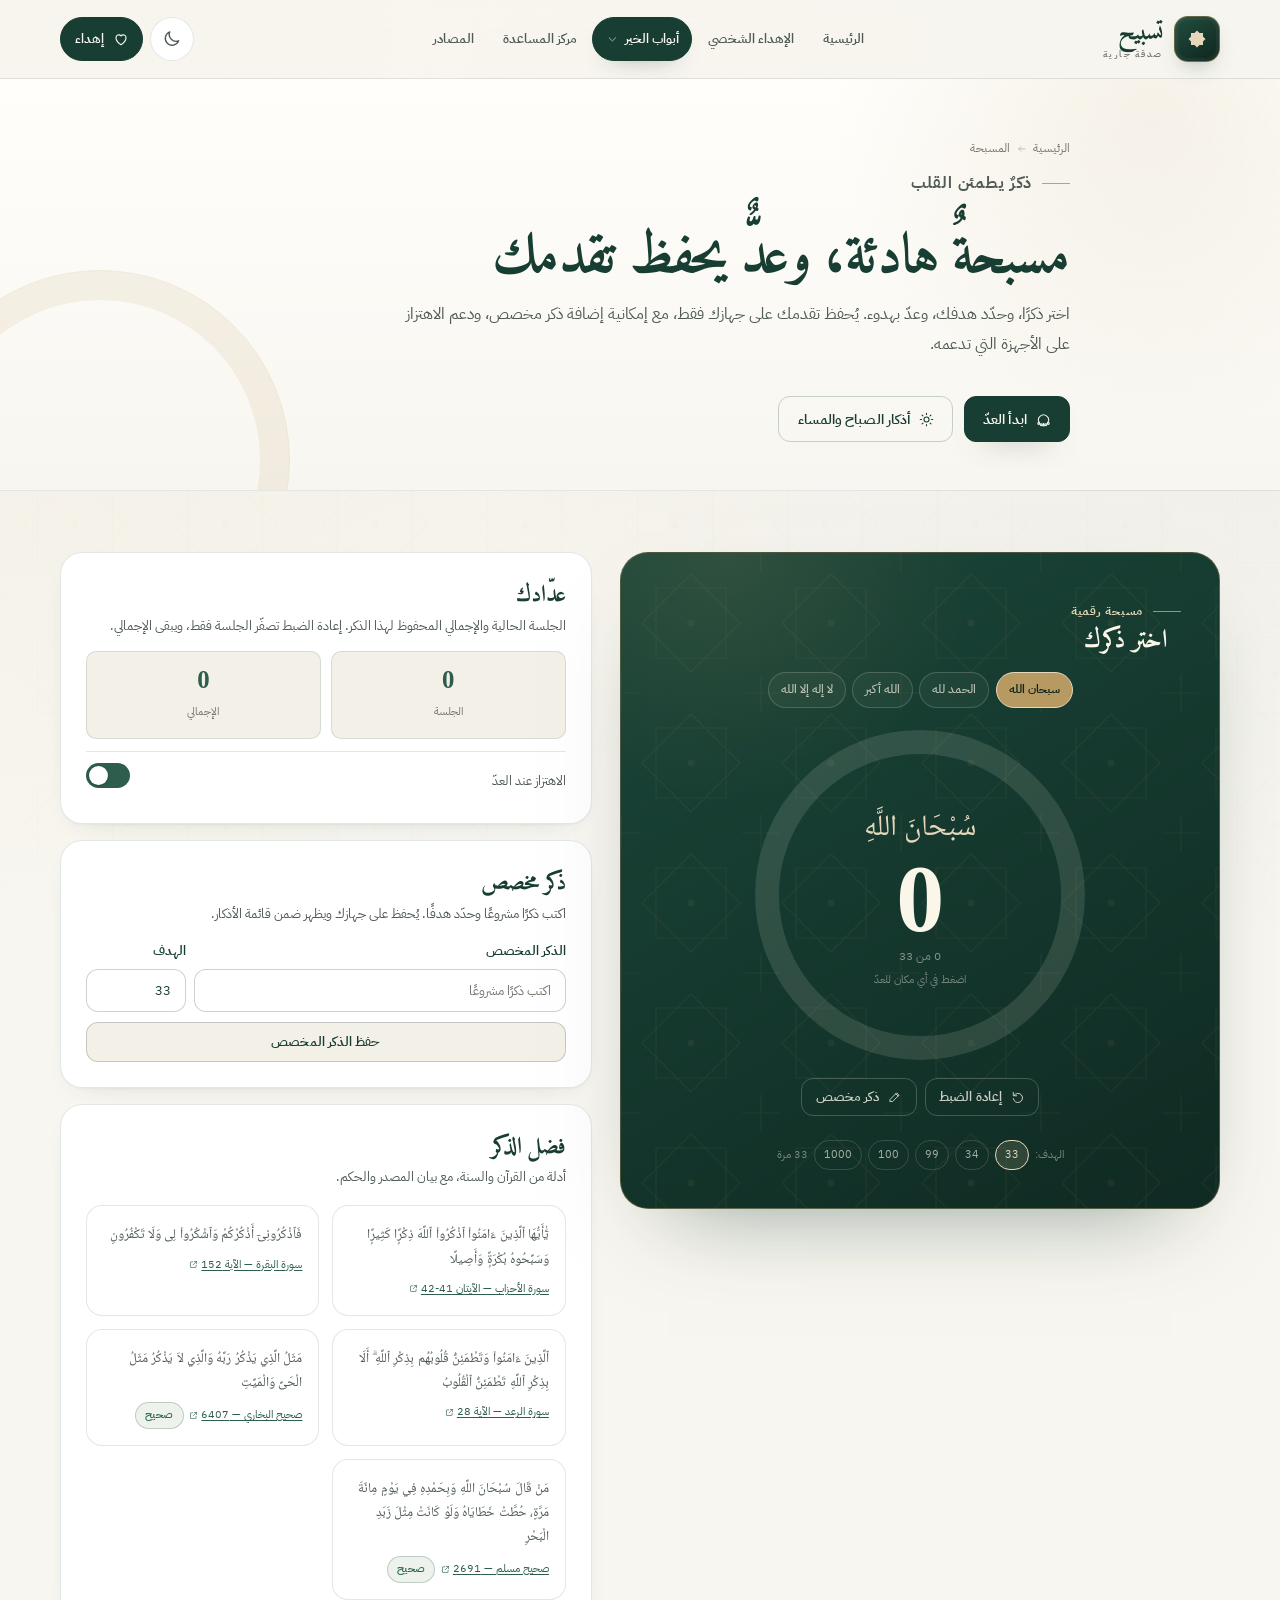
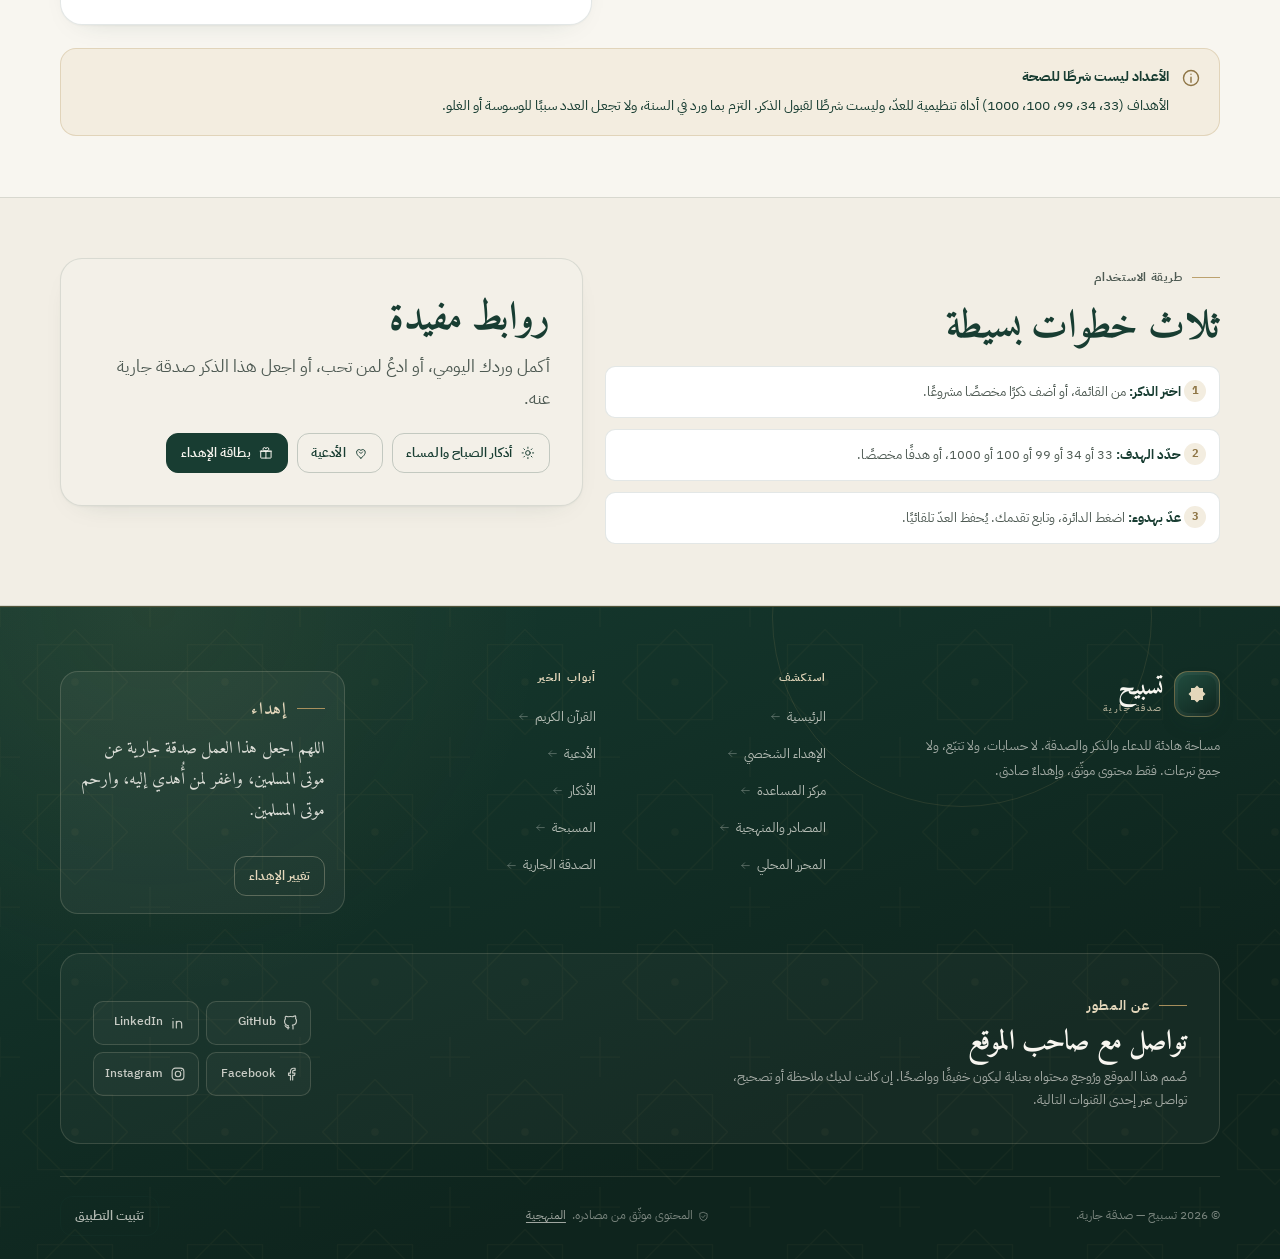
<file: pages/tasbeeh.html>
<!doctype html>
<html lang="ar" dir="rtl" data-theme="light">
<head>
  <meta charset="utf-8">
  <meta name="viewport" content="width=device-width, initial-scale=1, viewport-fit=cover">
  <title>المسبحة — تسبيح صدقة جارية</title>
  <meta name="description" content="مسبحة رقمية هادئة مع أهداف للعدّ، وذكر مخصص، وحفظ تلقائي للتقدم، ودعم الاهتزاز.">
  <meta name="theme-color" content="#183d32">
  <meta name="color-scheme" content="light dark">
  <meta property="og:type" content="website">
  <meta property="og:title" content="المسبحة — تسبيح صدقة جارية">
  <meta property="og:description" content="مسبحة رقمية هادئة مع أهداف للعدّ، وذكر مخصص، وحفظ تلقائي للتقدم، ودعم الاهتزاز.">
  <meta property="og:image" content="../assets/images/og-cover.png">
  <meta property="og:locale" content="ar_AR">
  <meta name="twitter:card" content="summary_large_image">
  <link rel="icon" href="../assets/images/favicon.svg" type="image/svg+xml">
  <link rel="apple-touch-icon" href="../assets/images/apple-touch-icon.png">
  <link rel="manifest" href="../manifest.webmanifest">
  <link rel="preload" href="../assets/fonts/amiri-arabic-700.woff2" as="font" type="font/woff2" crossorigin>
  <link rel="preload" href="../assets/fonts/ibm-plex-sans-arabic-400.woff2" as="font" type="font/woff2" crossorigin>
  <link rel="stylesheet" href="../assets/css/base.css">
  <link rel="stylesheet" href="../assets/css/components.css">
  <link rel="stylesheet" href="../assets/css/pages.css">
  <link rel="stylesheet" href="../assets/css/tools.css">
  <link rel="stylesheet" href="../assets/css/responsive.css">
  <link rel="stylesheet" href="../assets/css/v2.css">
  <script>
    (function () {
      try {
        var theme = localStorage.getItem("tasbeeh.theme.v1");
        try { theme = JSON.parse(theme); } catch (error) {}
        if (theme !== "dark" && theme !== "light") {
          theme = window.matchMedia && window.matchMedia("(prefers-color-scheme: dark)").matches ? "dark" : "light";
        }
        document.documentElement.setAttribute("data-theme", theme);
      } catch (error) {}
    })();
  </script>
</head>
<body data-root="../" data-page="tasbeeh" data-page-path="pages/tasbeeh.html">
  <a class="skip-link" href="#main">تخطَّ إلى المحتوى</a>

  <header class="site-header">
    <div class="container header__inner">
      <a class="brand" href="../index.html" aria-label="تسبيح — الصفحة الرئيسية">
        <span class="brand__mark"><svg class="icon icon--fill" aria-hidden="true" focusable="false"><use href="../assets/icons.svg#i-star"></use></svg></span>
        <span class="brand__text"><strong>تسبيح</strong><small>صدقة جارية</small></span>
      </a>
      <nav class="nav" id="site-nav" aria-label="التنقل الرئيسي">
        <div class="nav__mobile-head">
          <span>القائمة</span>
          <button class="icon-btn nav__close" type="button" data-nav-close aria-label="إغلاق القائمة">
            <svg class="icon" aria-hidden="true" focusable="false"><use href="../assets/icons.svg#i-close"></use></svg>
          </button>
        </div>
        <a href="../index.html" data-nav="home">الرئيسية</a>
        <a href="../pages/sadaqa.html" data-nav="sadaqa">الإهداء الشخصي</a>
        <div class="nav__group" data-nav-group>
          <button class="nav__group-toggle" type="button" data-nav-group-toggle aria-expanded="false" aria-controls="nav-good-deeds">
            <span>أبواب الخير</span>
            <svg class="icon nav__chevron" aria-hidden="true" focusable="false"><use href="../assets/icons.svg#i-chevron-down"></use></svg>
          </button>
          <div class="nav__panel" id="nav-good-deeds">
            <div class="nav__panel-head">
              <p class="nav__panel-title">أبواب الخير</p>
              <p class="nav__panel-sub">خمسة أبوابٍ مختارة، لكلِّ بابٍ أثره.</p>
            </div>
            <a href="../pages/quran.html" data-nav="quran">
              <svg class="icon" aria-hidden="true" focusable="false"><use href="../assets/icons.svg#i-quran"></use></svg>
              <strong>القرآن</strong><small>آيات للتدبّر</small>
            </a>
            <a href="../pages/duas.html" data-nav="duas">
              <svg class="icon" aria-hidden="true" focusable="false"><use href="../assets/icons.svg#i-dua"></use></svg>
              <strong>الأدعية</strong><small>مأثورة بمصادرها</small>
            </a>
            <a href="../pages/adhkar.html" data-nav="adhkar">
              <svg class="icon" aria-hidden="true" focusable="false"><use href="../assets/icons.svg#i-sun"></use></svg>
              <strong>الأذكار</strong><small>صباح ومساء</small>
            </a>
            <a href="../pages/tasbeeh.html" data-nav="tasbeeh">
              <svg class="icon" aria-hidden="true" focusable="false"><use href="../assets/icons.svg#i-beads"></use></svg>
              <strong>المسبحة</strong><small>عدّاد هادئ</small>
            </a>
            <a href="../pages/charity.html" data-nav="charity">
              <svg class="icon" aria-hidden="true" focusable="false"><use href="../assets/icons.svg#i-hands"></use></svg>
              <strong>الصدقة الجارية</strong><small>أبواب الخير</small>
            </a>
          </div>
        </div>
        <a href="../pages/help.html" data-nav="help">مركز المساعدة</a>
        <a href="../pages/about.html" data-nav="about">المصادر</a>
        <div class="nav__mobile-foot">
          <button class="btn btn--primary btn--block" type="button" data-open-personalize data-nav-close>
            <svg class="icon" aria-hidden="true" focusable="false"><use href="../assets/icons.svg#i-heart"></use></svg>
            أهدِ العمل صدقة جارية
          </button>
        </div>
      </nav>
      <div class="header__actions">
        <button class="icon-btn" type="button" data-theme-toggle aria-label="تبديل الوضع">
          <svg class="icon" aria-hidden="true" focusable="false"><use href="../assets/icons.svg#i-moon"></use></svg>
        </button>
        <button class="btn btn--outline btn--sm header__dedicate" type="button" data-open-personalize aria-label="إهداء العمل صدقة جارية">
          <svg class="icon" aria-hidden="true" focusable="false"><use href="../assets/icons.svg#i-heart"></use></svg>
          <span class="btn__label">إهداء</span>
        </button>
        <button class="icon-btn nav-toggle" type="button" data-nav-toggle aria-expanded="false" aria-controls="site-nav" aria-label="فتح القائمة">
          <svg class="icon" aria-hidden="true" focusable="false"><use href="../assets/icons.svg#i-menu"></use></svg>
        </button>
      </div>
    </div>
  </header>

  <main id="main">

    <section class="page-hero">
      <div class="container page-hero__inner">
        <nav class="breadcrumbs" aria-label="مسار التصفح">
          <a href="../index.html">الرئيسية</a>
          <svg class="icon" aria-hidden="true" focusable="false"><use href="../assets/icons.svg#i-arrow-left"></use></svg>
          <span aria-current="page">المسبحة</span>
        </nav>
        <p class="eyebrow">ذكرٌ يطمئن القلب</p>
        <h1>مسبحةٌ هادئة، وعدٌّ يحفظ تقدمك</h1>
        <p>اختر ذكرًا، وحدّد هدفك، وعدّ بهدوء. يُحفظ تقدمك على جهازك فقط، مع إمكانية إضافة ذكر مخصص، ودعم الاهتزاز على الأجهزة التي تدعمه.</p>
        <div class="page-hero__actions"><a class="btn btn--primary" href="#tasbeeh-tool"><svg class="icon" aria-hidden="true" focusable="false"><use href="../assets/icons.svg#i-beads"></use></svg> ابدأ العدّ</a>
            <a class="btn btn--outline" href="adhkar.html"><svg class="icon" aria-hidden="true" focusable="false"><use href="../assets/icons.svg#i-sun"></use></svg> أذكار الصباح والمساء</a></div>
      </div>
    </section>
    <section class="page-section" id="tasbeeh-tool">
      <div class="container">
        <div class="tasbeeh-layout reveal" data-tasbeeh-widget data-mode="full">
          <div class="counter-card">
            <div class="counter-card__head">
              <div>
                <p class="eyebrow">مسبحة رقمية</p>
                <h2 style="color:#fbf6ea;margin:0;font-size:1.6rem">اختر ذكرك</h2>
              </div>
            </div>
            <div class="phrase-selector" data-tasbeeh-phrases></div>
            <div class="tasbeeh-counter" data-tasbeeh-app>
              <div class="loading-state"><span class="spinner" aria-hidden="true"></span><p>جارٍ تجهيز المسبحة…</p></div>
            </div>
          </div>
          <aside class="tasbeeh-side">
            <div class="card">
              <h2>عدّادك</h2>
              <p>الجلسة الحالية والإجمالي المحفوظ لهذا الذكر. إعادة الضبط تصفّر الجلسة فقط، ويبقى الإجمالي.</p>
              <div class="tasbeeh-stats" data-tasbeeh-stats></div>
              <div class="haptics-row">
                <span>الاهتزاز عند العدّ</span>
                <div data-tasbeeh-haptics></div>
              </div>
            </div>
            <div class="card">
              <h2>ذكر مخصص</h2>
              <p>اكتب ذكرًا مشروعًا وحدّد هدفًا. يُحفظ على جهازك ويظهر ضمن قائمة الأذكار.</p>
              <div data-tasbeeh-custom></div>
            </div>
            <div class="card">
              <h2>فضل الذكر</h2>
              <p>أدلة من القرآن والسنة، مع بيان المصدر والحكم.</p>
              <div class="virtues-grid" data-tasbeeh-virtues></div>
            </div>
          </aside>
        </div>

        <div class="callout callout--gold" style="margin-top:1.4rem">
          <svg class="icon" aria-hidden="true" focusable="false"><use href="../assets/icons.svg#i-info"></use></svg>
          <div class="callout__body">
            <span class="callout__title">الأعداد ليست شرطًا للصحة</span>
            <p>الأهداف (33، 34، 99، 100، 1000) أداة تنظيمية للعدّ، وليست شرطًا لقبول الذكر. التزم بما ورد في السنة، ولا تجعل العدد سببًا للوسوسة أو الغلو.</p>
          </div>
        </div>
      </div>
    </section>

    <section class="page-section page-section--soft">
      <div class="container about-grid">
        <div>
          <p class="eyebrow">طريقة الاستخدام</p>
          <h2>ثلاث خطوات بسيطة</h2>
          <ol class="about-principles">
            <li><strong>اختر الذكر:</strong> من القائمة، أو أضف ذكرًا مخصصًا مشروعًا.</li>
            <li><strong>حدّد الهدف:</strong> 33 أو 34 أو 99 أو 100 أو 1000، أو هدفًا مخصصًا.</li>
            <li><strong>عدّ بهدوء:</strong> اضغط الدائرة، وتابع تقدمك. يُحفظ العدّ تلقائيًا.</li>
          </ol>
        </div>
        <div class="card card--soft">
          <h2>روابط مفيدة</h2>
          <p>أكمل وردك اليومي، أو ادعُ لمن تحب، أو اجعل هذا الذكر صدقة جارية عنه.</p>
          <div class="card__actions">
            <a class="btn btn--outline btn--sm" href="adhkar.html"><svg class="icon" aria-hidden="true" focusable="false"><use href="../assets/icons.svg#i-sun"></use></svg> أذكار الصباح والمساء</a>
            <a class="btn btn--outline btn--sm" href="duas.html"><svg class="icon" aria-hidden="true" focusable="false"><use href="../assets/icons.svg#i-dua"></use></svg> الأدعية</a>
            <a class="btn btn--primary btn--sm" href="sadaqa.html"><svg class="icon" aria-hidden="true" focusable="false"><use href="../assets/icons.svg#i-gift"></use></svg> بطاقة الإهداء</a>
          </div>
        </div>
      </div>
    </section>

    </main>

  <footer class="site-footer">
    <div class="container footer__inner">
      <div class="footer__top">
        <div class="footer__brand">
          <a class="brand" href="../index.html" aria-label="تسبيح — الصفحة الرئيسية">
            <span class="brand__mark"><svg class="icon icon--fill" aria-hidden="true" focusable="false"><use href="../assets/icons.svg#i-star"></use></svg></span>
            <span class="brand__text"><strong>تسبيح</strong><small>صدقة جارية</small></span>
          </a>
          <p>مساحة هادئة للدعاء والذكر والصدقة. لا حسابات، ولا تتبّع، ولا جمع تبرعات. فقط محتوى موثّق، وإهداءٌ صادق.</p>
        </div>
        <nav class="footer__nav" aria-label="استكشف الموقع">
          <h2>استكشف</h2>
          <a href="../index.html">الرئيسية <svg class="icon" aria-hidden="true" focusable="false"><use href="../assets/icons.svg#i-arrow-left"></use></svg></a>
          <a href="../pages/sadaqa.html">الإهداء الشخصي <svg class="icon" aria-hidden="true" focusable="false"><use href="../assets/icons.svg#i-arrow-left"></use></svg></a>
          <a href="../pages/help.html">مركز المساعدة <svg class="icon" aria-hidden="true" focusable="false"><use href="../assets/icons.svg#i-arrow-left"></use></svg></a>
          <a href="../pages/about.html">المصادر والمنهجية <svg class="icon" aria-hidden="true" focusable="false"><use href="../assets/icons.svg#i-arrow-left"></use></svg></a>
          <a href="../pages/editor.html">المحرر المحلي <svg class="icon" aria-hidden="true" focusable="false"><use href="../assets/icons.svg#i-arrow-left"></use></svg></a>
        </nav>
        <nav class="footer__nav" aria-label="أبواب الخير">
          <h2>أبواب الخير</h2>
          <a href="../pages/quran.html">القرآن الكريم <svg class="icon" aria-hidden="true" focusable="false"><use href="../assets/icons.svg#i-arrow-left"></use></svg></a>
          <a href="../pages/duas.html">الأدعية <svg class="icon" aria-hidden="true" focusable="false"><use href="../assets/icons.svg#i-arrow-left"></use></svg></a>
          <a href="../pages/adhkar.html">الأذكار <svg class="icon" aria-hidden="true" focusable="false"><use href="../assets/icons.svg#i-arrow-left"></use></svg></a>
          <a href="../pages/tasbeeh.html">المسبحة <svg class="icon" aria-hidden="true" focusable="false"><use href="../assets/icons.svg#i-arrow-left"></use></svg></a>
          <a href="../pages/charity.html">الصدقة الجارية <svg class="icon" aria-hidden="true" focusable="false"><use href="../assets/icons.svg#i-arrow-left"></use></svg></a>
        </nav>
        <div class="footer__dedication">
          <p class="eyebrow">إهداء</p>
          <p data-dedication="full">اللهم اجعل هذا العمل صدقة جارية عن موتى المسلمين، واغفر لمن أُهدي إليه، وارحم موتى المسلمين.</p>
          <button class="btn btn--outline btn--sm" type="button" data-open-personalize>تغيير الإهداء</button>
        </div>
      </div>

      <section class="developer-card" aria-labelledby="developer-title">
        <div class="developer-card__intro">
          <p class="eyebrow">عن المطور</p>
          <h2 id="developer-title">تواصل مع صاحب الموقع</h2>
          <p>صُمم هذا الموقع ورُوجع محتواه بعناية ليكون خفيفًا وواضحًا. إن كانت لديك ملاحظة أو تصحيح، تواصل عبر إحدى القنوات التالية.</p>
        </div>
        <div class="developer-card__identity">
          <div></div>
        </div>
        <div class="developer-card__links">
          <a class="social-link" href="https://github.com/abdelmouniemeessay" target="_blank" rel="noopener noreferrer" aria-label="GitHub — Abdelmounieme Essayd">
            <svg class="icon" aria-hidden="true" focusable="false"><use href="../assets/icons.svg#i-github"></use></svg> GitHub
          </a>
          <a class="social-link" href="https://www.linkedin.com/in/abd-el-mounieme-essayd-589a63304?utm_source=share_via&utm_content=profile&utm_medium=member_android" target="_blank" rel="noopener noreferrer" aria-label="LinkedIn — Abdelmounieme Essayd">
            <svg class="icon" aria-hidden="true" focusable="false"><use href="../assets/icons.svg#i-linkedin"></use></svg> LinkedIn
          </a>
          <a class="social-link" href="https://www.facebook.com/share/1FzVx9LVn7/" target="_blank" rel="noopener noreferrer" aria-label="Facebook — Abdelmounieme Essayd">
            <svg class="icon" aria-hidden="true" focusable="false"><use href="../assets/icons.svg#i-facebook"></use></svg> Facebook
          </a>
          <a class="social-link" href="https://www.instagram.com/ess._.moun3im" target="_blank" rel="noopener noreferrer" aria-label="Instagram — Abdelmounieme Essayd">
            <svg class="icon" aria-hidden="true" focusable="false"><use href="../assets/icons.svg#i-instagram"></use></svg> Instagram
          </a>
        </div>
      </section>

      <div class="footer__bottom">
        <p>© <span data-year>2026</span> تسبيح — صدقة جارية.</p>
        <p class="footer__note"><svg class="icon" aria-hidden="true" focusable="false"><use href="../assets/icons.svg#i-shield"></use></svg> المحتوى موثّق من مصادره. <a href="../pages/about.html">المنهجية</a></p>
        <p><button class="btn btn--ghost btn--sm" type="button" data-install-app>تثبيت التطبيق</button></p>
      </div>
    </div>
  </footer>

  <script src="../assets/js/app.js" defer></script>
  <script src="../assets/js/share.js" defer></script>
  <script src="../assets/js/tasbeeh.js" defer></script>

</body>
</html>
</file>
<file: assets/css/base.css>
/* =========================================================
   تسبيح — صدقة جارية
   Base: fonts, tokens, reset, typography, header, controls
   ========================================================= */

/* ---------- Fonts ---------- */
@font-face {
  font-family: "Amiri";
  src: url("../fonts/amiri-arabic-400.woff2") format("woff2");
  font-weight: 400;
  font-style: normal;
  font-display: swap;
  unicode-range: U+0600-06FF, U+0750-077F, U+0870-088E, U+0890-0891, U+0898-08E1, U+08E3-08FF, U+200C-200E, U+2010-2011, U+204F, U+2E41, U+FB50-FDFF, U+FE70-FE74, U+FE76-FEFC;
}
@font-face {
  font-family: "Amiri";
  src: url("../fonts/amiri-arabic-700.woff2") format("woff2");
  font-weight: 700;
  font-style: normal;
  font-display: swap;
  unicode-range: U+0600-06FF, U+0750-077F, U+0870-088E, U+0890-0891, U+0898-08E1, U+08E3-08FF, U+200C-200E, U+2010-2011, U+204F, U+2E41, U+FB50-FDFF, U+FE70-FE74, U+FE76-FEFC;
}
@font-face {
  font-family: "Noto Naskh Arabic";
  src: url("../fonts/noto-naskh-arabic-400.woff2") format("woff2");
  font-weight: 400;
  font-style: normal;
  font-display: swap;
  unicode-range: U+0600-06FF, U+0750-077F, U+0870-088E, U+0890-0891, U+0898-08E1, U+08E3-08FF, U+200C-200E, U+2010-2011, U+204F, U+2E41, U+FB50-FDFF, U+FE70-FE74, U+FE76-FEFC;
}
@font-face {
  font-family: "Noto Naskh Arabic";
  src: url("../fonts/noto-naskh-arabic-600.woff2") format("woff2");
  font-weight: 600;
  font-style: normal;
  font-display: swap;
  unicode-range: U+0600-06FF, U+0750-077F, U+0870-088E, U+0890-0891, U+0898-08E1, U+08E3-08FF, U+200C-200E, U+2010-2011, U+204F, U+2E41, U+FB50-FDFF, U+FE70-FE74, U+FE76-FEFC;
}
@font-face {
  font-family: "Noto Naskh Arabic";
  src: url("../fonts/noto-naskh-arabic-700.woff2") format("woff2");
  font-weight: 700;
  font-style: normal;
  font-display: swap;
  unicode-range: U+0600-06FF, U+0750-077F, U+0870-088E, U+0890-0891, U+0898-08E1, U+08E3-08FF, U+200C-200E, U+2010-2011, U+204F, U+2E41, U+FB50-FDFF, U+FE70-FE74, U+FE76-FEFC;
}
@font-face {
  font-family: "IBM Plex Sans Arabic";
  src: url("../fonts/ibm-plex-sans-arabic-300.woff2") format("woff2");
  font-weight: 300;
  font-style: normal;
  font-display: swap;
  unicode-range: U+0600-06FF, U+0750-077F, U+0870-088E, U+0890-0891, U+0898-08E1, U+08E3-08FF, U+200C-200E, U+2010-2011, U+204F, U+2E41, U+FB50-FDFF, U+FE70-FE74, U+FE76-FEFC;
}
@font-face {
  font-family: "IBM Plex Sans Arabic";
  src: url("../fonts/ibm-plex-sans-arabic-400.woff2") format("woff2");
  font-weight: 400;
  font-style: normal;
  font-display: swap;
  unicode-range: U+0600-06FF, U+0750-077F, U+0870-088E, U+0890-0891, U+0898-08E1, U+08E3-08FF, U+200C-200E, U+2010-2011, U+204F, U+2E41, U+FB50-FDFF, U+FE70-FE74, U+FE76-FEFC;
}
@font-face {
  font-family: "IBM Plex Sans Arabic";
  src: url("../fonts/ibm-plex-sans-arabic-500.woff2") format("woff2");
  font-weight: 500;
  font-style: normal;
  font-display: swap;
  unicode-range: U+0600-06FF, U+0750-077F, U+0870-088E, U+0890-0891, U+0898-08E1, U+08E3-08FF, U+200C-200E, U+2010-2011, U+204F, U+2E41, U+FB50-FDFF, U+FE70-FE74, U+FE76-FEFC;
}
@font-face {
  font-family: "IBM Plex Sans Arabic";
  src: url("../fonts/ibm-plex-sans-arabic-600.woff2") format("woff2");
  font-weight: 600;
  font-style: normal;
  font-display: swap;
  unicode-range: U+0600-06FF, U+0750-077F, U+0870-088E, U+0890-0891, U+0898-08E1, U+08E3-08FF, U+200C-200E, U+2010-2011, U+204F, U+2E41, U+FB50-FDFF, U+FE70-FE74, U+FE76-FEFC;
}
@font-face {
  font-family: "IBM Plex Sans Arabic";
  src: url("../fonts/ibm-plex-sans-arabic-700.woff2") format("woff2");
  font-weight: 700;
  font-style: normal;
  font-display: swap;
  unicode-range: U+0600-06FF, U+0750-077F, U+0870-088E, U+0890-0891, U+0898-08E1, U+08E3-08FF, U+200C-200E, U+2010-2011, U+204F, U+2E41, U+FB50-FDFF, U+FE70-FE74, U+FE76-FEFC;
}
@font-face {
  font-family: "IBM Plex Sans Arabic";
  src: url("../fonts/ibm-plex-sans-arabic-latin-300.woff2") format("woff2");
  font-weight: 300;
  font-style: normal;
  font-display: swap;
  unicode-range: U+0000-00FF, U+0131, U+0152-0153, U+02BB-02BC, U+02C6, U+02DA, U+02DC, U+0304, U+0308, U+0329, U+2000-206F, U+2074, U+20AC, U+2122, U+2191, U+2193, U+2212, U+2215, U+FEFF, U+FFFD;
}
@font-face {
  font-family: "IBM Plex Sans Arabic";
  src: url("../fonts/ibm-plex-sans-arabic-latin-400.woff2") format("woff2");
  font-weight: 400;
  font-style: normal;
  font-display: swap;
  unicode-range: U+0000-00FF, U+0131, U+0152-0153, U+02BB-02BC, U+02C6, U+02DA, U+02DC, U+0304, U+0308, U+0329, U+2000-206F, U+2074, U+20AC, U+2122, U+2191, U+2193, U+2212, U+2215, U+FEFF, U+FFFD;
}
@font-face {
  font-family: "IBM Plex Sans Arabic";
  src: url("../fonts/ibm-plex-sans-arabic-latin-500.woff2") format("woff2");
  font-weight: 500;
  font-style: normal;
  font-display: swap;
  unicode-range: U+0000-00FF, U+0131, U+0152-0153, U+02BB-02BC, U+02C6, U+02DA, U+02DC, U+0304, U+0308, U+0329, U+2000-206F, U+2074, U+20AC, U+2122, U+2191, U+2193, U+2212, U+2215, U+FEFF, U+FFFD;
}
@font-face {
  font-family: "IBM Plex Sans Arabic";
  src: url("../fonts/ibm-plex-sans-arabic-latin-600.woff2") format("woff2");
  font-weight: 600;
  font-style: normal;
  font-display: swap;
  unicode-range: U+0000-00FF, U+0131, U+0152-0153, U+02BB-02BC, U+02C6, U+02DA, U+02DC, U+0304, U+0308, U+0329, U+2000-206F, U+2074, U+20AC, U+2122, U+2191, U+2193, U+2212, U+2215, U+FEFF, U+FFFD;
}
@font-face {
  font-family: "IBM Plex Sans Arabic";
  src: url("../fonts/ibm-plex-sans-arabic-latin-700.woff2") format("woff2");
  font-weight: 700;
  font-style: normal;
  font-display: swap;
  unicode-range: U+0000-00FF, U+0131, U+0152-0153, U+02BB-02BC, U+02C6, U+02DA, U+02DC, U+0304, U+0308, U+0329, U+2000-206F, U+2074, U+20AC, U+2122, U+2191, U+2193, U+2212, U+2215, U+FEFF, U+FFFD;
}

/* ---------- Tokens ---------- */
:root {
  color-scheme: light;
  --emerald-950: #06251b;
  --emerald-900: #0b3b2e;
  --emerald-800: #10503d;
  --emerald-700: #176b50;
  --emerald-600: #1f8663;
  --ivory: #f7f2e7;
  --ivory-deep: #efe5d2;
  --bg: #f7f2e7;
  --bg-deep: #efe6d4;
  --surface: #fffdf7;
  --surface-raised: #fffaf0;
  --surface-muted: #f2ead9;
  --surface-tint: #eaf1ec;
  --ink: #1b2a23;
  --ink-2: #4f6057;
  --ink-3: #78847c;
  --line: rgba(11, 59, 46, 0.13);
  --line-strong: rgba(11, 59, 46, 0.24);
  --gold: #b08a4a;
  --gold-deep: #8a6936;
  --gold-soft: #e7d5aa;
  --gold-pale: #f4ead2;
  --success: #1d6a4d;
  --danger: #9b3b32;
  --danger-soft: #f7e6e2;
  --shadow-sm: 0 1px 2px rgba(6, 37, 27, 0.05), 0 8px 20px -16px rgba(6, 37, 27, 0.2);
  --shadow-md: 0 22px 55px -32px rgba(6, 37, 27, 0.38);
  --shadow-lg: 0 40px 90px -42px rgba(6, 37, 27, 0.45);
  --radius-sm: 10px;
  --radius: 18px;
  --radius-lg: 26px;
  --radius-xl: 34px;
  --container: 1180px;
  --header-h: 78px;
  --font-display: "Amiri", "Times New Roman", serif;
  --font-quran: "Noto Naskh Arabic", "Amiri", serif;
  --font-ui: "IBM Plex Sans Arabic", "Segoe UI", Tahoma, sans-serif;
  --ease: cubic-bezier(0.22, 0.72, 0.2, 1);
  --pattern: url("../images/pattern-star.svg");
}
[data-theme="dark"] {
  color-scheme: dark;
  --bg: #071a14;
  --bg-deep: #0a2119;
  --surface: #0d2a20;
  --surface-raised: #103327;
  --surface-muted: #123529;
  --surface-tint: #0f2e23;
  --ink: #f1eadb;
  --ink-2: #bccabf;
  --ink-3: #8fa196;
  --line: rgba(231, 213, 170, 0.14);
  --line-strong: rgba(231, 213, 170, 0.28);
  --gold: #c6a15f;
  --gold-deep: #d7b97d;
  --gold-soft: #3b3524;
  --gold-pale: #2a271b;
  --success: #72c29d;
  --danger: #e08b80;
  --danger-soft: #3a211e;
  --shadow-sm: 0 1px 2px rgba(0, 0, 0, 0.2), 0 10px 24px -18px rgba(0, 0, 0, 0.5);
  --shadow-md: 0 26px 60px -34px rgba(0, 0, 0, 0.7);
  --shadow-lg: 0 46px 100px -44px rgba(0, 0, 0, 0.8);
}

/* ---------- Reset & base ---------- */
*,
*::before,
*::after { box-sizing: border-box; }

html {
  scroll-behavior: smooth;
  scroll-padding-top: calc(var(--header-h) + 22px);
  -webkit-text-size-adjust: 100%;
  text-size-adjust: 100%;
}

body {
  margin: 0;
  min-height: 100vh;
  background-color: var(--bg);
  background-image:
    radial-gradient(circle at 12% 6%, rgba(176, 138, 74, 0.09), transparent 34%),
    radial-gradient(circle at 92% 0%, rgba(11, 59, 46, 0.06), transparent 30%);
  color: var(--ink);
  font-family: var(--font-ui);
  font-size: clamp(15px, 0.35vw + 14px, 17px);
  font-weight: 400;
  line-height: 1.8;
  overflow-x: clip;
  text-rendering: optimizeLegibility;
  -webkit-font-smoothing: antialiased;
}

body::before {
  content: "";
  position: fixed;
  inset: 0;
  z-index: -1;
  background-image: var(--pattern);
  background-size: 150px 150px;
  opacity: 0.028;
  pointer-events: none;
}
[data-theme="dark"] body::before { opacity: 0.045; }

body.no-scroll { overflow: hidden; }

::selection { background: var(--gold-soft); color: var(--emerald-950); }

img, svg, video, canvas { display: block; max-width: 100%; }
img { height: auto; }

a {
  color: var(--emerald-700);
  text-decoration-thickness: 1px;
  text-underline-offset: 0.22em;
}
[data-theme="dark"] a { color: var(--gold-deep); }

button, input, select, textarea { font: inherit; color: inherit; }
button { cursor: pointer; }
button:disabled { cursor: not-allowed; opacity: 0.55; }

h1, h2, h3, h4, h5, h6 {
  margin: 0;
  font-family: var(--font-display);
  font-weight: 700;
  line-height: 1.32;
  letter-spacing: 0;
  text-wrap: balance;
}
h1 { font-size: clamp(2.5rem, 5.8vw, 4.4rem); }
h2 { font-size: clamp(1.85rem, 3.4vw, 2.7rem); }
h3 { font-size: clamp(1.2rem, 1.8vw, 1.5rem); }
h4 { font-size: 1.08rem; }
p { margin: 0 0 1em; }
p:last-child { margin-bottom: 0; }

ul, ol { margin: 0; padding: 0; }
li { margin: 0; }

hr { border: 0; border-top: 1px solid var(--line); margin: 2rem 0; }

:focus-visible {
  outline: 3px solid var(--gold);
  outline-offset: 3px;
  border-radius: 4px;
}

[hidden] { display: none !important; }

/* ---------- Utilities ---------- */
.container {
  width: min(calc(100% - clamp(32px, 6vw, 64px)), var(--container));
  margin-inline: auto;
}
.container--narrow { max-width: 880px; }
.container--wide { max-width: 1320px; }

.sr-only {
  position: absolute !important;
  width: 1px; height: 1px;
  padding: 0; margin: -1px;
  overflow: hidden;
  clip: rect(0, 0, 0, 0);
  white-space: nowrap;
  border: 0;
}

.skip-link {
  position: fixed;
  inset-inline-start: 1rem;
  top: -100px;
  z-index: 200;
  padding: 0.7rem 1.1rem;
  border-radius: 0 0 12px 12px;
  background: var(--emerald-950);
  color: var(--ivory);
  font-weight: 600;
  text-decoration: none;
  transition: top 0.2s var(--ease);
}
.skip-link:focus { top: 0; }

.icon {
  width: 1.25em;
  height: 1.25em;
  flex: none;
  fill: none;
  stroke: currentColor;
  stroke-width: 1.7;
  stroke-linecap: round;
  stroke-linejoin: round;
}
.icon--fill { fill: currentColor; stroke: none; }
.icon--sm { width: 1em; height: 1em; }
.icon--lg { width: 1.6em; height: 1.6em; }

.eyebrow {
  display: inline-flex;
  align-items: center;
  gap: 0.6rem;
  margin: 0 0 0.75rem;
  color: var(--gold-deep);
  font-size: 0.79rem;
  font-weight: 600;
  line-height: 1.4;
}
.eyebrow::before {
  content: "";
  width: 24px;
  height: 1px;
  background: currentColor;
  opacity: 0.7;
}
.eyebrow--center { justify-content: center; }
.eyebrow--center::after {
  content: "";
  width: 24px;
  height: 1px;
  background: currentColor;
  opacity: 0.7;
}
.eyebrow .icon { width: 0.95em; height: 0.95em; }

.lead {
  max-width: 64ch;
  color: var(--ink-2);
  font-size: clamp(1rem, 1.2vw, 1.1rem);
  line-height: 1.95;
}

.muted { color: var(--ink-2); }
.small { font-size: 0.84rem; }
.tiny { font-size: 0.76rem; }
.text-center { text-align: center; }
.text-gold { color: var(--gold-deep); }
.text-emerald { color: var(--emerald-700); }
.no-wrap { white-space: nowrap; }
.nowrap { white-space: nowrap; }
.full-width { width: 100%; }
.stack { display: grid; gap: 1rem; }
.cluster { display: flex; flex-wrap: wrap; align-items: center; gap: 0.7rem; }
.spread { display: flex; flex-wrap: wrap; align-items: center; justify-content: space-between; gap: 1rem; }
.divider { height: 1px; background: var(--line); border: 0; margin: 1.5rem 0; }

.ornament {
  display: flex;
  align-items: center;
  justify-content: center;
  gap: 0.85rem;
  color: var(--gold);
  margin: 0 auto 1.5rem;
  max-width: 320px;
}
.ornament::before,
.ornament::after {
  content: "";
  flex: 1;
  height: 1px;
  background: linear-gradient(to left, transparent, currentColor, transparent);
  opacity: 0.65;
}
.ornament .icon { width: 1.1rem; height: 1.1rem; }

.pattern-panel { position: relative; isolation: isolate; }
.pattern-panel::before {
  content: "";
  position: absolute;
  inset: 0;
  z-index: -1;
  background-image: var(--pattern);
  background-size: 150px 150px;
  opacity: 0.06;
  pointer-events: none;
}

/* ---------- Header ---------- */
.site-header {
  position: sticky;
  top: 0;
  z-index: 60;
  min-height: var(--header-h);
  border-bottom: 1px solid var(--line);
  background: var(--bg);
  background: color-mix(in srgb, var(--bg) 88%, transparent);
  -webkit-backdrop-filter: blur(18px);
  backdrop-filter: blur(18px);
  transition: box-shadow 0.25s var(--ease), background-color 0.25s var(--ease);
}
.site-header.is-scrolled { box-shadow: 0 12px 30px -26px rgba(6, 37, 27, 0.55); }
.header__inner {
  display: flex;
  align-items: center;
  gap: clamp(0.7rem, 2vw, 1.5rem);
  min-height: var(--header-h);
}
.brand {
  display: inline-flex;
  align-items: center;
  gap: 0.7rem;
  flex: none;
  color: var(--ink);
  text-decoration: none;
}
.brand__mark {
  display: grid;
  place-items: center;
  width: 43px;
  height: 43px;
  border: 1px solid rgba(176, 138, 74, 0.55);
  border-radius: 13px;
  background: var(--emerald-950);
  color: var(--gold);
  box-shadow: inset 0 0 0 3px rgba(247, 242, 231, 0.05);
  transition: transform 0.25s var(--ease), box-shadow 0.25s var(--ease);
}
.brand:hover .brand__mark { transform: rotate(6deg); box-shadow: 0 0 0 4px rgba(176, 138, 74, 0.12); }
.brand__mark .icon { width: 24px; height: 24px; }
.brand__text { display: grid; line-height: 1.1; }
.brand__text strong {
  font-family: var(--font-display);
  font-size: 1.55rem;
  font-weight: 700;
  letter-spacing: 0;
}
.brand__text small {
  margin-top: 0.22rem;
  color: var(--gold-deep);
  font-size: 0.66rem;
  font-weight: 600;
  letter-spacing: 0.03em;
}
.nav {
  display: flex;
  align-items: center;
  gap: 0.12rem;
  margin-inline-start: auto;
}
.nav a {
  position: relative;
  display: inline-flex;
  align-items: center;
  min-height: 38px;
  padding: 0.35rem 0.62rem;
  border-radius: 999px;
  color: var(--ink-2);
  font-size: 0.86rem;
  font-weight: 500;
  text-decoration: none;
  white-space: nowrap;
  transition: color 0.2s var(--ease), background-color 0.2s var(--ease);
}
.nav a:hover { color: var(--emerald-800); background: var(--surface-muted); }
[data-theme="dark"] .nav a:hover { color: var(--gold-deep); }
.nav a[aria-current="page"] {
  color: var(--emerald-900);
  background: var(--gold-pale);
  box-shadow: inset 0 0 0 1px rgba(176, 138, 74, 0.2);
}
[data-theme="dark"] .nav a[aria-current="page"] { color: var(--gold-deep); }
.header__actions { display: flex; align-items: center; gap: 0.45rem; flex: none; }
.header__dedicate .icon { width: 1.05em; height: 1.05em; }
.icon-btn {
  display: inline-grid;
  place-items: center;
  width: 42px;
  height: 42px;
  padding: 0;
  border: 1px solid var(--line);
  border-radius: 12px;
  background: var(--surface);
  color: var(--ink-2);
  transition: background-color 0.2s var(--ease), color 0.2s var(--ease), border-color 0.2s var(--ease), transform 0.2s var(--ease);
}
.icon-btn:hover {
  border-color: var(--line-strong);
  background: var(--surface-muted);
  color: var(--emerald-800);
  transform: translateY(-1px);
}
[data-theme="dark"] .icon-btn:hover { color: var(--gold-deep); }
.icon-btn .icon { width: 1.22rem; height: 1.22rem; }
.nav-toggle { display: none; }

/* ---------- Buttons ---------- */
.btn {
  display: inline-flex;
  align-items: center;
  justify-content: center;
  gap: 0.55rem;
  min-height: 44px;
  padding: 0.72rem 1.2rem;
  border: 1px solid transparent;
  border-radius: 999px;
  background: transparent;
  color: var(--ink);
  font-size: 0.92rem;
  font-weight: 600;
  line-height: 1.25;
  text-align: center;
  text-decoration: none;
  white-space: nowrap;
  transition: transform 0.2s var(--ease), background-color 0.2s var(--ease), border-color 0.2s var(--ease), color 0.2s var(--ease), box-shadow 0.2s var(--ease);
}
.btn .icon { width: 1.08em; height: 1.08em; }
.btn:hover { transform: translateY(-1px); }
.btn:active { transform: translateY(0); }
.btn--primary {
  border-color: rgba(176, 138, 74, 0.5);
  background: var(--emerald-900);
  color: #fbf6ea;
  box-shadow: inset 0 0 0 1px rgba(255, 255, 255, 0.04), var(--shadow-sm);
}
.btn--primary:hover { background: var(--emerald-800); box-shadow: inset 0 0 0 1px rgba(255, 255, 255, 0.06), var(--shadow-md); }
.btn--gold {
  border-color: rgba(138, 105, 54, 0.35);
  background: var(--gold);
  color: #fffaf0;
  box-shadow: var(--shadow-sm);
}
.btn--gold:hover { background: var(--gold-deep); }
.btn--outline {
  border-color: var(--line-strong);
  background: transparent;
  color: var(--ink);
}
.btn--outline:hover { border-color: var(--gold); background: var(--gold-pale); color: var(--emerald-900); }
[data-theme="dark"] .btn--outline:hover { color: var(--gold-deep); }
.btn--soft {
  border-color: transparent;
  background: var(--surface-muted);
  color: var(--ink);
}
.btn--soft:hover { background: var(--gold-pale); }
.btn--ghost { color: var(--ink-2); }
.btn--ghost:hover { background: var(--surface-muted); color: var(--ink); }
.btn--danger { border-color: rgba(155, 59, 50, 0.28); background: transparent; color: var(--danger); }
.btn--danger:hover { background: var(--danger-soft); }
.btn--sm { min-height: 36px; padding: 0.44rem 0.8rem; font-size: 0.8rem; }
.btn--lg { min-height: 52px; padding: 0.9rem 1.55rem; font-size: 1rem; }
.btn--block { width: 100%; }
.btn--icon { width: 44px; min-width: 44px; padding: 0; }
.btn--icon.btn--sm { width: 36px; min-width: 36px; }
.btn[aria-pressed="true"] { background: var(--gold-pale); border-color: var(--gold); color: var(--emerald-900); }
[data-theme="dark"] .btn[aria-pressed="true"] { color: var(--gold-deep); }
.btn.is-success,
.btn.is-success:hover {
  border-color: var(--success);
  background: var(--success);
  color: #fffdf7;
  box-shadow: none;
  transform: none;
}
[data-theme="dark"] .btn.is-success,
[data-theme="dark"] .btn.is-success:hover { color: #06251b; }

/* ---------- Badges & chips ---------- */
.badge {
  display: inline-flex;
  align-items: center;
  gap: 0.3rem;
  padding: 0.2rem 0.58rem;
  border: 1px solid var(--line);
  border-radius: 999px;
  background: var(--surface-muted);
  color: var(--ink-2);
  font-size: 0.71rem;
  font-weight: 600;
  line-height: 1.6;
  white-space: nowrap;
}
.badge .icon { width: 0.9em; height: 0.9em; }
.badge--quran { border-color: rgba(23, 107, 80, 0.25); background: var(--surface-tint); color: var(--emerald-700); }
[data-theme="dark"] .badge--quran { color: #8ed0b2; }
.badge--hadith { border-color: rgba(176, 138, 74, 0.3); background: var(--gold-pale); color: var(--gold-deep); }
.badge--general { border-color: var(--line); background: var(--surface-muted); color: var(--ink-2); }
.badge--grade { border-color: rgba(29, 106, 77, 0.25); background: var(--surface-tint); color: var(--success); }
.badge--local { border-color: rgba(155, 59, 50, 0.25); background: var(--danger-soft); color: var(--danger); }
.badge--gold { border-color: rgba(176, 138, 74, 0.35); background: var(--gold-pale); color: var(--gold-deep); }
.badge--emerald { border-color: rgba(23, 107, 80, 0.3); background: var(--surface-tint); color: var(--emerald-700); }
[data-theme="dark"] .badge--emerald { color: #8ed0b2; }

.chip {
  display: inline-flex;
  align-items: center;
  gap: 0.42rem;
  min-height: 38px;
  padding: 0.38rem 0.82rem;
  border: 1px solid var(--line);
  border-radius: 999px;
  background: var(--surface);
  color: var(--ink-2);
  font-size: 0.82rem;
  font-weight: 500;
  white-space: nowrap;
  transition: background-color 0.2s var(--ease), border-color 0.2s var(--ease), color 0.2s var(--ease);
}
.chip:hover { border-color: var(--gold); background: var(--gold-pale); color: var(--ink); }
.chip.is-active {
  border-color: var(--emerald-900);
  background: var(--emerald-900);
  color: #fbf6ea;
}
[data-theme="dark"] .chip.is-active { border-color: var(--gold); background: var(--gold); color: var(--emerald-950); }
.chip__count {
  display: inline-grid;
  place-items: center;
  min-width: 1.35rem;
  height: 1.35rem;
  padding: 0 0.3rem;
  border-radius: 999px;
  background: rgba(11, 59, 46, 0.07);
  color: inherit;
  font-size: 0.7rem;
  font-weight: 600;
}
.chip.is-active .chip__count { background: rgba(255, 255, 255, 0.16); }
.chips-scroll {
  display: flex;
  gap: 0.5rem;
  max-width: 100%;
  overflow-x: auto;
  padding: 0.2rem 0 0.45rem;
  scrollbar-width: thin;
  -webkit-overflow-scrolling: touch;
}
.chips-scroll::-webkit-scrollbar { height: 4px; }
.chips-scroll::-webkit-scrollbar-thumb { background: var(--line-strong); border-radius: 99px; }

/* ---------- Forms ---------- */
.field { display: grid; gap: 0.38rem; min-width: 0; }
.field > label,
.field__label {
  color: var(--ink);
  font-size: 0.82rem;
  font-weight: 600;
}
.field__hint { color: var(--ink-3); font-size: 0.74rem; line-height: 1.6; }
.field__error { color: var(--danger); font-size: 0.75rem; line-height: 1.6; }
.input,
.select,
.textarea {
  width: 100%;
  min-height: 46px;
  padding: 0.62rem 0.85rem;
  border: 1px solid var(--line-strong);
  border-radius: 12px;
  background: var(--surface);
  color: var(--ink);
  font-size: 0.92rem;
  line-height: 1.6;
  transition: border-color 0.2s var(--ease), box-shadow 0.2s var(--ease), background-color 0.2s var(--ease);
}
.input::placeholder, .textarea::placeholder { color: var(--ink-3); }
.input:hover, .select:hover, .textarea:hover { border-color: var(--gold); }
.input:focus, .select:focus, .textarea:focus {
  outline: none;
  border-color: var(--gold);
  box-shadow: 0 0 0 4px rgba(176, 138, 74, 0.16);
}
.textarea { min-height: 130px; resize: vertical; }
.select {
  appearance: none;
  padding-inline-end: 2.2rem;
  background-image: url("data:image/svg+xml,%3Csvg xmlns='http://www.w3.org/2000/svg' width='18' height='18' viewBox='0 0 24 24' fill='none' stroke='%238a6936' stroke-width='1.8' stroke-linecap='round' stroke-linejoin='round'%3E%3Cpath d='m6 9 6 6 6-6'/%3E%3C/svg%3E");
  background-repeat: no-repeat;
  background-position: left 0.8rem center;
  background-size: 18px;
}
.input.is-invalid, .select.is-invalid, .textarea.is-invalid { border-color: var(--danger); box-shadow: 0 0 0 3px rgba(155, 59, 50, 0.12); }
.check {
  display: flex;
  align-items: flex-start;
  gap: 0.6rem;
  color: var(--ink-2);
  font-size: 0.86rem;
  line-height: 1.6;
  cursor: pointer;
}
.check input { width: 18px; height: 18px; margin-top: 0.2rem; accent-color: var(--emerald-700); flex: none; }
.form-row { display: grid; grid-template-columns: 1fr 1fr; gap: 1rem; }
.form-actions { display: flex; flex-wrap: wrap; align-items: center; gap: 0.7rem; margin-top: 0.4rem; }
.form-note { color: var(--ink-3); font-size: 0.75rem; line-height: 1.65; }
.form-note .icon { display: inline-block; width: 0.95em; height: 0.95em; vertical-align: -0.15em; }

/* ---------- Section & page hero ---------- */
.section { position: relative; padding: clamp(54px, 7.5vw, 92px) 0; }
.section--tight { padding: clamp(38px, 5vw, 60px) 0; }
.section--soft {
  border-block: 1px solid var(--line);
  background: var(--bg-deep);
}
.section--paper {
  background: var(--surface-raised);
  border-block: 1px solid var(--line);
}
.section-head { max-width: 720px; margin-bottom: clamp(1.8rem, 3vw, 2.8rem); }
.section-head--center { margin-inline: auto; text-align: center; }
.section-head h2 { margin-bottom: 0.5rem; }
.section-head p { color: var(--ink-2); }
.section-head__actions { margin-top: 1.2rem; }

.page-hero {
  position: relative;
  overflow: hidden;
  border-bottom: 1px solid var(--line);
  background: var(--surface-raised);
  padding: clamp(2.2rem, 5vw, 4rem) 0 clamp(2rem, 4vw, 3.2rem);
}
.page-hero::after {
  content: "";
  position: absolute;
  inset-inline-start: -70px;
  bottom: -130px;
  width: 340px;
  height: 340px;
  border: 1px solid rgba(176, 138, 74, 0.16);
  border-radius: 50%;
  box-shadow: inset 0 0 0 28px transparent, inset 0 0 0 29px rgba(176, 138, 74, 0.1);
  pointer-events: none;
}
.page-hero__inner { position: relative; z-index: 1; display: grid; gap: 1rem; max-width: 840px; }
.page-hero h1 { font-size: clamp(2.2rem, 4.8vw, 3.7rem); }
.page-hero p { max-width: 68ch; color: var(--ink-2); font-size: clamp(0.98rem, 1.2vw, 1.08rem); }
.breadcrumbs {
  display: flex;
  flex-wrap: wrap;
  align-items: center;
  gap: 0.42rem;
  color: var(--ink-3);
  font-size: 0.75rem;
}
.breadcrumbs a { color: var(--ink-3); text-decoration: none; }
.breadcrumbs a:hover { color: var(--gold-deep); }
.breadcrumbs .icon { width: 0.8em; height: 0.8em; opacity: 0.6; }
.page-hero__actions { display: flex; flex-wrap: wrap; gap: 0.65rem; margin-top: 0.5rem; }

/* ---------- Footer ---------- */
.site-footer {
  position: relative;
  overflow: hidden;
  border-top: 1px solid rgba(176, 138, 74, 0.4);
  background: var(--emerald-950);
  color: rgba(247, 242, 231, 0.78);
}
.site-footer::before {
  content: "";
  position: absolute;
  inset: 0;
  background-image: var(--pattern);
  background-size: 150px 150px;
  opacity: 0.06;
  pointer-events: none;
}
.site-footer::after {
  content: "";
  position: absolute;
  inset-inline-start: 10%;
  top: -180px;
  width: 380px;
  height: 380px;
  border: 1px solid rgba(176, 138, 74, 0.16);
  border-radius: 50%;
  pointer-events: none;
}
.footer__inner { position: relative; z-index: 1; padding: clamp(2.8rem, 5vw, 4rem) 0 1.4rem; }
.footer__top {
  display: grid;
  grid-template-columns: 1.3fr 0.8fr 1.1fr;
  gap: clamp(1.8rem, 4vw, 3.5rem);
  padding-bottom: 2.4rem;
}
.footer__brand .brand { color: var(--ivory); }
.footer__brand .brand__text small { color: rgba(231, 213, 170, 0.8); }
.footer__brand p { max-width: 38ch; margin-top: 1rem; color: rgba(247, 242, 231, 0.62); font-size: 0.85rem; line-height: 1.9; }
.footer h2, .footer h3 { color: var(--ivory); font-size: 1.15rem; }
.footer__nav { display: grid; gap: 0.45rem; align-content: start; }
.footer__nav a {
  display: inline-flex;
  align-items: center;
  gap: 0.4rem;
  width: fit-content;
  color: rgba(247, 242, 231, 0.7);
  font-size: 0.84rem;
  text-decoration: none;
  transition: color 0.2s var(--ease);
}
.footer__nav a:hover { color: var(--gold-soft); }
.footer__nav a .icon { width: 0.85em; height: 0.85em; opacity: 0.5; }
.footer__dedication {
  padding: 1.1rem 1.2rem;
  border: 1px solid rgba(231, 213, 170, 0.18);
  border-radius: var(--radius);
  background: rgba(247, 242, 231, 0.04);
}
.footer__dedication .eyebrow { color: var(--gold-soft); margin-bottom: 0.5rem; }
.footer__dedication p {
  color: rgba(247, 242, 231, 0.85);
  font-family: var(--font-display);
  font-size: 1.15rem;
  line-height: 1.8;
}
.footer__dedication .btn { margin-top: 0.8rem; color: var(--gold-soft); border-color: rgba(231, 213, 170, 0.3); }
.footer__dedication .btn:hover { background: rgba(231, 213, 170, 0.1); }
.footer__bottom {
  display: flex;
  flex-wrap: wrap;
  align-items: center;
  justify-content: space-between;
  gap: 0.7rem 1.5rem;
  padding-top: 1.2rem;
  border-top: 1px solid rgba(231, 213, 170, 0.14);
  color: rgba(247, 242, 231, 0.5);
  font-size: 0.73rem;
}
.footer__bottom p { margin: 0; }
.footer__bottom a { color: rgba(247, 242, 231, 0.62); }
.footer__bottom a:hover { color: var(--gold-soft); }
.footer__note { display: inline-flex; align-items: center; gap: 0.35rem; }
.footer__note .icon { width: 0.95em; height: 0.95em; }

/* ---------- Animations ---------- */
@keyframes fade-up {
  from { opacity: 0; transform: translateY(18px); }
  to { opacity: 1; transform: translateY(0); }
}
@keyframes fade-in {
  from { opacity: 0; }
  to { opacity: 1; }
}
@keyframes pulse-ring {
  0% { box-shadow: 0 0 0 0 rgba(176, 138, 74, 0.35); }
  70% { box-shadow: 0 0 0 14px rgba(176, 138, 74, 0); }
  100% { box-shadow: 0 0 0 0 rgba(176, 138, 74, 0); }
}
.js .reveal { opacity: 0; transform: translateY(18px); transition: opacity 0.6s var(--ease), transform 0.6s var(--ease); }
.js .reveal.is-visible { opacity: 1; transform: none; }
.hero__copy > * { animation: fade-up 0.75s var(--ease) both; }
.hero__copy > *:nth-child(2) { animation-delay: 0.06s; }
.hero__copy > *:nth-child(3) { animation-delay: 0.12s; }
.hero__copy > *:nth-child(4) { animation-delay: 0.18s; }
.hero__copy > *:nth-child(5) { animation-delay: 0.24s; }
.hero__copy > *:nth-child(6) { animation-delay: 0.3s; }
.hero__card { animation: fade-up 0.85s 0.2s var(--ease) both; }

@media (prefers-reduced-motion: reduce) {
  html { scroll-behavior: auto; }
  *, *::before, *::after {
    animation-duration: 0.01ms !important;
    animation-iteration-count: 1 !important;
    transition-duration: 0.01ms !important;
    scroll-behavior: auto !important;
  }
  .js .reveal { opacity: 1; transform: none; }
}
</file>
<file: assets/css/components.css>
/* =========================================================
   تسبيح — Components
   Hero, cards, dedication, dialogs, QR, toast, states
   ========================================================= */

/* ---------- Hero ---------- */
.hero {
  position: relative;
  overflow: hidden;
  border-bottom: 1px solid rgba(176, 138, 74, 0.28);
  background: var(--emerald-950);
  color: #f7f2e7;
}
.hero::before {
  content: "";
  position: absolute;
  inset: 0;
  background-image: var(--pattern);
  background-size: 150px 150px;
  opacity: 0.085;
  pointer-events: none;
}
.hero::after {
  content: "";
  position: absolute;
  inset-inline-start: -110px;
  top: 50%;
  width: min(46vw, 560px);
  height: 110%;
  transform: translateY(-50%);
  background: url("../images/mihrab.svg") center / contain no-repeat;
  opacity: 0.12;
  pointer-events: none;
}
.hero__inner {
  position: relative;
  z-index: 1;
  display: grid;
  grid-template-columns: minmax(0, 1.08fr) minmax(0, 0.92fr);
  gap: clamp(2rem, 5vw, 4.5rem);
  align-items: center;
  padding: clamp(3.2rem, 7vw, 6.2rem) 0;
}
.hero__copy { min-width: 0; }
.hero__basmala {
  margin: 0 0 1.2rem;
  color: rgba(231, 213, 170, 0.88);
  font-family: var(--font-quran);
  font-size: clamp(1.2rem, 2vw, 1.55rem);
  line-height: 1.8;
}
.hero__copy .eyebrow { color: var(--gold-soft); }
.hero__title { display: grid; gap: 0.15rem; margin: 0 0 1.15rem; }
.hero__title-main {
  display: block;
  color: #fbf6ea;
  font-family: var(--font-display);
  font-size: clamp(4rem, 8.5vw, 7rem);
  font-weight: 700;
  line-height: 0.95;
  text-shadow: 0 2px 0 rgba(0, 0, 0, 0.12);
}
.hero__title-sub {
  display: flex;
  align-items: center;
  gap: 0.7rem;
  color: var(--gold-soft);
  font-family: var(--font-display);
  font-size: clamp(1.45rem, 2.7vw, 2.15rem);
  font-weight: 400;
  line-height: 1.4;
}
.hero__title-sub::before {
  content: "";
  width: clamp(28px, 5vw, 54px);
  height: 1px;
  background: currentColor;
  opacity: 0.65;
}
.hero__lead {
  max-width: 55ch;
  margin: 0 0 1.5rem;
  color: rgba(247, 242, 231, 0.74);
  font-size: clamp(0.98rem, 1.2vw, 1.08rem);
  line-height: 2;
}
.hero__actions { display: flex; flex-wrap: wrap; gap: 0.7rem; margin-bottom: 1.6rem; }
.hero__actions .btn--primary {
  border-color: rgba(231, 213, 170, 0.42);
  background: var(--gold);
  color: var(--emerald-950);
}
.hero__actions .btn--primary:hover { background: var(--gold-soft); }
.hero__actions .btn--outline {
  border-color: rgba(247, 242, 231, 0.24);
  color: rgba(247, 242, 231, 0.9);
}
.hero__actions .btn--outline:hover { border-color: var(--gold-soft); background: rgba(247, 242, 231, 0.08); color: #fffaf0; }
.hero__meta {
  display: flex;
  flex-wrap: wrap;
  gap: 0.55rem 1.3rem;
  color: rgba(247, 242, 231, 0.56);
  font-size: 0.76rem;
}
.hero__meta span { display: inline-flex; align-items: center; gap: 0.4rem; }
.hero__meta .icon { width: 0.95em; height: 0.95em; color: var(--gold-soft); }

.hero__card { min-width: 0; }

/* ---------- Dedication card ---------- */
.dedication-card {
  --paper: #fbf6ea;
  --paper-2: #fffdf7;
  --paper-ink: #1b2a23;
  --paper-soft: #5c695f;
  --paper-line: rgba(11, 59, 46, 0.16);
  position: relative;
  isolation: isolate;
  overflow: hidden;
  padding: clamp(1.35rem, 3vw, 2rem);
  border: 1px solid rgba(176, 138, 74, 0.58);
  border-radius: var(--radius-lg);
  background: var(--paper);
  color: var(--paper-ink);
  box-shadow: 0 30px 70px -30px rgba(0, 0, 0, 0.55);
}
.dedication-card::before {
  content: "";
  position: absolute;
  inset: 7px;
  z-index: -1;
  border: 1px solid rgba(176, 138, 74, 0.25);
  border-radius: calc(var(--radius-lg) - 6px);
  pointer-events: none;
}
.dedication-card::after {
  content: "";
  position: absolute;
  inset-inline-end: -35px;
  top: -35px;
  width: 140px;
  height: 140px;
  background-image: var(--pattern);
  background-size: 100px 100px;
  opacity: 0.12;
  pointer-events: none;
}
.dedication-card__head { display: flex; align-items: center; gap: 0.55rem; margin-bottom: 0.6rem; }
.dedication-card__head .icon { width: 1.2rem; height: 1.2rem; color: var(--gold-deep); }
.dedication-card__label {
  margin: 0;
  color: var(--gold-deep);
  font-size: 0.76rem;
  font-weight: 700;
  letter-spacing: 0.01em;
}
.dedication-card h2 {
  margin: 0 0 0.6rem;
  color: var(--emerald-900);
  font-size: clamp(1.35rem, 2.2vw, 1.65rem);
  line-height: 1.5;
}
.dedication-card__current {
  margin: 0 0 1rem;
  padding: 0.7rem 0.85rem;
  border: 1px solid rgba(176, 138, 74, 0.26);
  border-radius: 12px;
  background: rgba(255, 253, 247, 0.72);
  color: var(--emerald-900);
  font-family: var(--font-display);
  font-size: clamp(1.05rem, 1.8vw, 1.25rem);
  line-height: 1.75;
}
.dedication-card__current strong { color: var(--gold-deep); font-weight: 700; }
.dedication-form { display: grid; gap: 0.65rem; }
.dedication-form .field > label { color: var(--paper-ink); font-size: 0.78rem; }
.dedication-form .input,
.dedication-form .select {
  min-height: 42px;
  border-color: var(--paper-line);
  background: var(--paper-2);
  color: var(--paper-ink);
  font-size: 0.86rem;
}
.dedication-form .input:focus,
.dedication-form .select:focus { border-color: var(--gold); box-shadow: 0 0 0 4px rgba(176, 138, 74, 0.18); }
.dedication-form .select { background-position: left 0.65rem center; }
.dedication-form__row { display: grid; grid-template-columns: minmax(0, 1.15fr) minmax(0, 0.85fr); gap: 0.55rem; }
.dedication-form__actions { display: flex; flex-wrap: wrap; gap: 0.5rem; margin-top: 0.15rem; }
.dedication-form__actions .btn { min-height: 40px; padding: 0.55rem 0.95rem; font-size: 0.82rem; }
.dedication-form__actions .btn--primary { background: var(--emerald-900); color: #fbf6ea; border-color: var(--emerald-900); }
.dedication-form__actions .btn--primary:hover { background: var(--emerald-800); }
.dedication-form__actions .btn--ghost { color: var(--paper-soft); }
.dedication-form__actions .btn--ghost:hover { background: rgba(11, 59, 46, 0.06); color: var(--paper-ink); }
.dedication-card__note {
  margin: 0.75rem 0 0;
  color: var(--paper-soft);
  font-size: 0.7rem;
  line-height: 1.7;
}
.dedication-card__note .icon { display: inline-block; width: 0.9em; height: 0.9em; vertical-align: -0.12em; }

/* ---------- Cards ---------- */
.card {
  padding: clamp(1.25rem, 2.6vw, 2rem);
  border: 1px solid var(--line);
  border-radius: var(--radius-lg);
  background: var(--surface);
  box-shadow: var(--shadow-sm);
}
.card--paper { background: var(--surface-raised); }
.card--soft { background: var(--surface-muted); }
.card--ornate { position: relative; isolation: isolate; }
.card--ornate::before {
  content: "";
  position: absolute;
  inset: 6px;
  z-index: -1;
  border: 1px solid var(--line);
  border-radius: calc(var(--radius-lg) - 5px);
  pointer-events: none;
}
.card__head { display: flex; flex-wrap: wrap; align-items: flex-start; justify-content: space-between; gap: 0.7rem; margin-bottom: 0.9rem; }
.card__head h2, .card__head h3 { margin: 0; }
.card__title { display: flex; align-items: center; gap: 0.55rem; margin: 0 0 0.5rem; }
.card__title .icon { color: var(--gold-deep); }
.card__actions { display: flex; flex-wrap: wrap; align-items: center; gap: 0.5rem; margin-top: 1.1rem; }

/* ---------- Portal cards (home) ---------- */
.portal-grid {
  display: grid;
  grid-template-columns: repeat(3, minmax(0, 1fr));
  gap: clamp(0.8rem, 1.6vw, 1.15rem);
}
.portal-card {
  position: relative;
  display: flex;
  flex-direction: column;
  min-width: 0;
  padding: clamp(1.15rem, 2.2vw, 1.65rem);
  border: 1px solid var(--line);
  border-radius: var(--radius-lg);
  background: var(--surface);
  color: var(--ink);
  text-decoration: none;
  box-shadow: var(--shadow-sm);
  overflow: hidden;
  transition: transform 0.25s var(--ease), border-color 0.25s var(--ease), box-shadow 0.25s var(--ease), background-color 0.25s var(--ease);
}
.portal-card::after {
  content: "";
  position: absolute;
  inset-inline-start: 0;
  top: 0;
  width: 100%;
  height: 3px;
  background: linear-gradient(to left, transparent, var(--gold), transparent);
  opacity: 0;
  transition: opacity 0.25s var(--ease);
}
.portal-card:hover {
  transform: translateY(-4px);
  border-color: rgba(176, 138, 74, 0.4);
  background: var(--surface-raised);
  box-shadow: var(--shadow-md);
}
.portal-card:hover::after { opacity: 1; }
.portal-card__icon {
  display: grid;
  place-items: center;
  width: 52px;
  height: 52px;
  margin-bottom: 1rem;
  border: 1px solid rgba(176, 138, 74, 0.25);
  border-radius: 16px;
  background: var(--gold-pale);
  color: var(--gold-deep);
}
.portal-card__icon .icon { width: 26px; height: 26px; }
.portal-card h3 { margin: 0 0 0.35rem; color: var(--ink); font-size: 1.3rem; }
.portal-card p { margin: 0; color: var(--ink-2); font-size: 0.84rem; line-height: 1.8; }
.portal-card__foot {
  display: flex;
  align-items: center;
  justify-content: space-between;
  gap: 0.5rem;
  margin-top: auto;
  padding-top: 1.1rem;
  color: var(--gold-deep);
  font-size: 0.76rem;
  font-weight: 600;
}
.portal-card__foot .icon { width: 1.1rem; height: 1.1rem; transition: transform 0.25s var(--ease); }
.portal-card:hover .portal-card__foot .icon { transform: translateX(-4px); }

/* ---------- Daily dua ---------- */
.daily-card {
  position: relative;
  display: grid;
  gap: 1.2rem;
  padding: clamp(1.4rem, 3.5vw, 2.6rem);
  border: 1px solid rgba(176, 138, 74, 0.3);
  border-radius: var(--radius-xl);
  background: var(--surface-raised);
  box-shadow: var(--shadow-md);
  overflow: hidden;
}
.daily-card::before {
  content: "";
  position: absolute;
  inset-inline-start: -40px;
  top: -50px;
  width: 180px;
  height: 180px;
  background-image: var(--pattern);
  background-size: 100px;
  opacity: 0.08;
  pointer-events: none;
}
.daily-card__top { display: flex; flex-wrap: wrap; align-items: center; justify-content: space-between; gap: 0.7rem; }
.daily-card__quote { display: flex; align-items: center; gap: 0.5rem; color: var(--gold-deep); font-size: 0.78rem; font-weight: 600; }
.daily-card__quote .icon { width: 1.15rem; height: 1.15rem; }
.daily-card__text {
  margin: 0;
  color: var(--ink);
  font-family: var(--font-quran);
  font-size: clamp(1.25rem, 2.4vw, 1.7rem);
  line-height: 2.15;
  white-space: pre-line;
}
.daily-card__source { display: flex; flex-wrap: wrap; align-items: center; gap: 0.45rem; color: var(--ink-2); font-size: 0.8rem; }
.daily-card__source a { display: inline-flex; align-items: center; gap: 0.25rem; }
.daily-card__source .icon { width: 0.85em; height: 0.85em; }
.daily-card__actions { display: flex; flex-wrap: wrap; gap: 0.55rem; }
.daily-card__loading { display: grid; gap: 0.8rem; }

/* ---------- Quick tasbeeh / panels ---------- */
.quick-panel {
  position: relative;
  overflow: hidden;
  border-radius: var(--radius-xl);
  background: var(--emerald-950);
  color: #f7f2e7;
  box-shadow: var(--shadow-lg);
}
.quick-panel::before {
  content: "";
  position: absolute;
  inset: 0;
  background-image: var(--pattern);
  background-size: 150px;
  opacity: 0.08;
  pointer-events: none;
}
.quick-panel__inner {
  position: relative;
  z-index: 1;
  display: grid;
  grid-template-columns: minmax(0, 1fr) minmax(0, 0.85fr);
  gap: clamp(1.5rem, 4vw, 3rem);
  align-items: center;
  padding: clamp(1.5rem, 4vw, 3rem);
}
.quick-panel h2 { color: #fbf6ea; margin-bottom: 0.5rem; }
.quick-panel p { color: rgba(247, 242, 231, 0.7); }
.quick-panel .eyebrow { color: var(--gold-soft); }
.quick-panel__actions { display: flex; flex-wrap: wrap; gap: 0.55rem; margin-top: 1rem; }
.quick-panel__actions .btn--outline { border-color: rgba(247, 242, 231, 0.25); color: #f7f2e7; }
.quick-panel__actions .btn--outline:hover { background: rgba(247, 242, 231, 0.08); color: #fffaf0; }
.quick-counter {
  display: grid;
  justify-items: center;
  gap: 0.6rem;
  text-align: center;
}
.quick-counter__ring { width: min(100%, 250px); aspect-ratio: 1; }
.quick-counter__phrase {
  margin: 0;
  color: var(--gold-soft);
  font-family: var(--font-quran);
  font-size: clamp(1.15rem, 2vw, 1.45rem);
}
.quick-counter__count { font-family: var(--font-display); font-size: 2.6rem; line-height: 1; color: #fbf6ea; }

/* ---------- Steps ---------- */
.steps { display: grid; grid-template-columns: repeat(3, minmax(0, 1fr)); gap: clamp(0.9rem, 2vw, 1.4rem); }
.step {
  position: relative;
  padding: clamp(1.15rem, 2.4vw, 1.6rem);
  border: 1px solid var(--line);
  border-radius: var(--radius);
  background: var(--surface);
}
.step__number {
  display: grid;
  place-items: center;
  width: 38px;
  height: 38px;
  margin-bottom: 0.8rem;
  border: 1px solid rgba(176, 138, 74, 0.35);
  border-radius: 50%;
  background: var(--gold-pale);
  color: var(--gold-deep);
  font-family: var(--font-display);
  font-size: 1.15rem;
  font-weight: 700;
}
.step h3 { margin: 0 0 0.35rem; font-size: 1.2rem; }
.step p { margin: 0; color: var(--ink-2); font-size: 0.85rem; line-height: 1.8; }

/* ---------- Share panel ---------- */
.share-panel {
  position: relative;
  overflow: hidden;
  padding: clamp(1.5rem, 4vw, 3rem);
  border: 1px solid rgba(176, 138, 74, 0.32);
  border-radius: var(--radius-xl);
  background: var(--emerald-950);
  color: #f7f2e7;
}
.share-panel::before {
  content: "";
  position: absolute;
  inset: 0;
  background-image: var(--pattern);
  background-size: 150px;
  opacity: 0.08;
  pointer-events: none;
}
.share-panel__inner { position: relative; z-index: 1; display: grid; grid-template-columns: minmax(0, 1.15fr) minmax(0, 0.85fr); gap: 2rem; align-items: center; }
.share-panel h2 { color: #fbf6ea; margin-bottom: 0.5rem; }
.share-panel p { color: rgba(247, 242, 231, 0.7); }
.share-panel .eyebrow { color: var(--gold-soft); }
.share-panel__actions { display: flex; flex-wrap: wrap; gap: 0.55rem; margin-top: 1.1rem; }
.share-panel__actions .btn--outline { border-color: rgba(247, 242, 231, 0.25); color: #f7f2e7; }
.share-panel__actions .btn--outline:hover { background: rgba(247, 242, 231, 0.08); color: #fffaf0; }
.share-panel__note { margin-top: 0.9rem; color: rgba(247, 242, 231, 0.5); font-size: 0.73rem; }
.share-panel__visual { display: grid; place-items: center; }
.share-panel__visual .ornament { color: var(--gold-soft); width: 100%; }

/* ---------- Callouts / evidence ---------- */
.callout {
  display: flex;
  gap: 0.8rem;
  padding: 1rem 1.1rem;
  border: 1px solid var(--line);
  border-radius: var(--radius);
  background: var(--surface-muted);
  color: var(--ink-2);
  font-size: 0.86rem;
  line-height: 1.8;
}
.callout .icon { width: 1.25rem; height: 1.25rem; margin-top: 0.2rem; color: var(--gold-deep); flex: none; }
.callout--gold { border-color: rgba(176, 138, 74, 0.3); background: var(--gold-pale); color: var(--ink); }
.callout--emerald { border-color: rgba(23, 107, 80, 0.22); background: var(--surface-tint); color: var(--ink-2); }
.callout--danger { border-color: rgba(155, 59, 50, 0.25); background: var(--danger-soft); color: var(--ink); }
.callout--danger .icon { color: var(--danger); }
.callout strong { color: var(--ink); }
.callout__body { min-width: 0; }
.callout__title { display: block; margin-bottom: 0.2rem; color: var(--ink); font-weight: 700; }

.evidence {
  padding: 0.9rem 1rem;
  border: 1px solid var(--line);
  border-inline-start: 3px solid var(--gold);
  border-radius: 0 var(--radius-sm) var(--radius-sm) 0;
  background: var(--surface-muted);
}
.evidence--quran { border-inline-start-color: var(--emerald-700); background: var(--surface-tint); }
.evidence__text {
  margin: 0 0 0.5rem;
  color: var(--ink);
  font-family: var(--font-quran);
  font-size: clamp(1rem, 1.6vw, 1.15rem);
  line-height: 2;
  white-space: pre-line;
}
.evidence__source { display: flex; flex-wrap: wrap; align-items: center; gap: 0.4rem; color: var(--ink-3); font-size: 0.73rem; }
.evidence__source a { display: inline-flex; align-items: center; gap: 0.2rem; }
.evidence__source .icon { width: 0.85em; height: 0.85em; }

/* ---------- Loading / empty / error ---------- */
.skeleton {
  position: relative;
  overflow: hidden;
  border-radius: 8px;
  background: var(--surface-muted);
}
.skeleton::after {
  content: "";
  position: absolute;
  inset: 0;
  transform: translateX(100%);
  background: linear-gradient(to left, transparent, rgba(255, 255, 255, 0.35), transparent);
  animation: shimmer 1.4s infinite;
}
[data-theme="dark"] .skeleton::after { background: linear-gradient(to left, transparent, rgba(255, 255, 255, 0.06), transparent); }
@keyframes shimmer { 100% { transform: translateX(-100%); } }
.skeleton--line { height: 0.9rem; margin-bottom: 0.7rem; }
.skeleton--line:nth-child(2) { width: 86%; }
.skeleton--line:nth-child(3) { width: 64%; }
.skeleton--block { height: 150px; margin-bottom: 1rem; }
.skeleton--card { height: 240px; border-radius: var(--radius-lg); }

.empty-state, .error-state, .loading-state {
  display: grid;
  justify-items: center;
  gap: 0.7rem;
  padding: clamp(2rem, 5vw, 3.5rem) 1.2rem;
  border: 1px dashed var(--line-strong);
  border-radius: var(--radius-lg);
  background: var(--surface);
  text-align: center;
}
.empty-state .icon, .error-state .icon, .loading-state .icon { width: 2.4rem; height: 2.4rem; color: var(--gold-deep); }
.empty-state h3, .error-state h3 { margin: 0; }
.empty-state p, .error-state p, .loading-state p { max-width: 48ch; margin: 0; color: var(--ink-2); font-size: 0.86rem; }
.loading-state { border-style: solid; }
.duas-grid > .empty-state,
.duas-grid > .error-state,
.charity-grid > .error-state,
.adhkar-grid > .error-state { grid-column: 1 / -1; }
.spinner {
  width: 28px;
  height: 28px;
  border: 2px solid var(--line);
  border-top-color: var(--gold);
  border-radius: 50%;
  animation: spin 0.8s linear infinite;
}
@keyframes spin { to { transform: rotate(360deg); } }

/* ---------- Dialogs ---------- */
dialog.dialog {
  width: min(560px, calc(100vw - 28px));
  max-width: none;
  max-height: calc(100dvh - 28px);
  margin: auto;
  padding: 0;
  border: 0;
  border-radius: var(--radius-lg);
  background: transparent;
  color: var(--ink);
  overflow: visible;
}
dialog.dialog--wide { width: min(720px, calc(100vw - 28px)); }
dialog.dialog::backdrop {
  background: rgba(6, 37, 27, 0.66);
  -webkit-backdrop-filter: blur(5px);
  backdrop-filter: blur(5px);
}
.dialog__panel {
  position: relative;
  max-height: calc(100dvh - 28px);
  overflow-y: auto;
  padding: clamp(1.35rem, 4vw, 2rem);
  border: 1px solid rgba(176, 138, 74, 0.32);
  border-radius: var(--radius-lg);
  background: var(--surface);
  box-shadow: var(--shadow-lg);
  overscroll-behavior: contain;
}
.dialog__panel::before {
  content: "";
  position: absolute;
  inset: 7px;
  border: 1px solid var(--line);
  border-radius: calc(var(--radius-lg) - 6px);
  pointer-events: none;
}
.dialog__close {
  position: absolute;
  inset-inline-end: 0.85rem;
  top: 0.85rem;
  z-index: 2;
  display: grid;
  place-items: center;
  width: 36px;
  height: 36px;
  padding: 0;
  border: 1px solid var(--line);
  border-radius: 50%;
  background: var(--surface-muted);
  color: var(--ink-2);
}
.dialog__close:hover { background: var(--gold-pale); color: var(--ink); }
.dialog__close .icon { width: 1rem; height: 1rem; }
.dialog__head { position: relative; z-index: 1; padding-inline-end: 2.5rem; margin-bottom: 1rem; }
.dialog__head h2 { margin: 0 0 0.35rem; font-size: clamp(1.45rem, 3vw, 1.8rem); }
.dialog__head p { margin: 0; color: var(--ink-2); font-size: 0.85rem; }
.dialog__body { position: relative; z-index: 1; }
.dialog__actions { display: flex; flex-wrap: wrap; gap: 0.55rem; margin-top: 1.2rem; }
.dialog__actions .btn { flex: 1 1 auto; }
.dialog__note { margin-top: 0.9rem; color: var(--ink-3); font-size: 0.72rem; line-height: 1.7; }

/* Personalize dialog preview */
.dialog-preview {
  margin-top: 0.9rem;
  padding: 0.9rem 1rem;
  border: 1px solid rgba(176, 138, 74, 0.28);
  border-radius: var(--radius);
  background: var(--gold-pale);
  color: var(--ink);
  font-family: var(--font-display);
  font-size: 1.15rem;
  line-height: 1.8;
}
.dialog-preview strong { color: var(--gold-deep); }
.personalize-fields { display: grid; gap: 0.8rem; }

/* ---------- QR ---------- */
.qr-wrap {
  display: grid;
  justify-items: center;
  gap: 0.9rem;
  padding: 1rem;
  border: 1px solid var(--line);
  border-radius: var(--radius);
  background: var(--surface-muted);
}
.qr-frame {
  display: grid;
  place-items: center;
  width: min(100%, 300px);
  aspect-ratio: 1;
  padding: 0.65rem;
  border: 1px solid rgba(176, 138, 74, 0.3);
  border-radius: 16px;
  background: #fff;
  box-shadow: var(--shadow-sm);
}
.qr-frame canvas, .qr-frame img { width: 100%; height: 100%; object-fit: contain; }
.qr-url {
  max-width: 100%;
  margin: 0;
  color: var(--ink-2);
  font-size: 0.74rem;
  line-height: 1.6;
  text-align: center;
  word-break: break-all;
  direction: ltr;
  unicode-bidi: plaintext;
}
.qr-placeholder {
  display: grid;
  justify-items: center;
  gap: 0.5rem;
  padding: 2rem 1rem;
  color: var(--ink-2);
  text-align: center;
}
.qr-placeholder .icon { width: 2.5rem; height: 2.5rem; color: var(--gold-deep); }
.qr-placeholder p { margin: 0; font-size: 0.85rem; }
.qr-setup { display: grid; gap: 0.6rem; margin-top: 0.8rem; }
.qr-setup .field > label { font-size: 0.78rem; }
.qr-actions { display: flex; flex-wrap: wrap; gap: 0.5rem; width: 100%; }
.qr-actions .btn { flex: 1 1 auto; }

/* ---------- Toast ---------- */
.toast-region {
  position: fixed;
  z-index: 200;
  inset-inline: 0;
  bottom: max(1rem, env(safe-area-inset-bottom));
  display: grid;
  justify-items: center;
  gap: 0.5rem;
  padding-inline: 1rem;
  pointer-events: none;
}
.toast {
  display: flex;
  align-items: center;
  gap: 0.6rem;
  max-width: min(520px, 100%);
  padding: 0.7rem 1rem;
  border: 1px solid rgba(231, 213, 170, 0.2);
  border-radius: 999px;
  background: var(--emerald-950);
  color: #f7f2e7;
  box-shadow: var(--shadow-lg);
  font-size: 0.82rem;
  line-height: 1.5;
  pointer-events: auto;
  animation: toast-in 0.3s var(--ease) both;
}
.toast.is-leaving { animation: toast-out 0.25s var(--ease) both; }
.toast .icon { width: 1.1rem; height: 1.1rem; color: var(--gold-soft); flex: none; }
.toast--error { border-color: rgba(224, 139, 128, 0.35); }
.toast--error .icon { color: #f0a69b; }
.toast__action {
  margin-inline-start: 0.3rem;
  padding: 0.2rem 0.55rem;
  border: 1px solid rgba(231, 213, 170, 0.35);
  border-radius: 999px;
  background: transparent;
  color: var(--gold-soft);
  font-size: 0.76rem;
  font-weight: 600;
  white-space: nowrap;
}
.toast__action:hover { background: rgba(231, 213, 170, 0.1); }
@keyframes toast-in { from { opacity: 0; transform: translateY(12px) scale(0.98); } to { opacity: 1; transform: none; } }
@keyframes toast-out { to { opacity: 0; transform: translateY(8px) scale(0.98); } }

/* ---------- Back to top ---------- */
.back-to-top {
  position: fixed;
  z-index: 40;
  inset-inline-start: 1.1rem;
  bottom: max(1.1rem, env(safe-area-inset-bottom));
  display: grid;
  place-items: center;
  width: 42px;
  height: 42px;
  border: 1px solid var(--line-strong);
  border-radius: 50%;
  background: var(--surface);
  color: var(--ink-2);
  box-shadow: var(--shadow-sm);
  opacity: 0;
  visibility: hidden;
  transform: translateY(8px);
  transition: opacity 0.25s var(--ease), transform 0.25s var(--ease), visibility 0.25s;
}
.back-to-top.is-visible { opacity: 1; visibility: visible; transform: none; }
.back-to-top:hover { background: var(--gold-pale); color: var(--emerald-900); }
.back-to-top .icon { width: 1.1rem; height: 1.1rem; transform: rotate(-90deg); }

/* ---------- Install dialog ---------- */
.install-steps { display: grid; gap: 0.75rem; margin: 0; padding: 0; list-style: none; counter-reset: install; }
.install-steps li {
  position: relative;
  padding: 0.75rem 2.6rem 0.75rem 0.85rem;
  border: 1px solid var(--line);
  border-radius: var(--radius-sm);
  background: var(--surface-muted);
  color: var(--ink-2);
  font-size: 0.84rem;
  line-height: 1.7;
  counter-increment: install;
}
.install-steps li::before {
  content: counter(install);
  position: absolute;
  inset-inline-start: 0.75rem;
  top: 0.75rem;
  display: grid;
  place-items: center;
  width: 22px;
  height: 22px;
  border-radius: 50%;
  background: var(--gold-pale);
  color: var(--gold-deep);
  font-size: 0.72rem;
  font-weight: 700;
}
.install-steps strong { color: var(--ink); }

/* ---------- Confirm dialog ---------- */
.confirm-message { margin: 0 0 1rem; color: var(--ink-2); font-size: 0.9rem; line-height: 1.8; }

/* ---------- Print ---------- */
@media print {
  .site-header, .site-footer, .back-to-top, .toast-region, .no-print, .btn, .icon-btn { display: none !important; }
  body { background: #fff; color: #000; }
  .card, .dua-card, .verse-card, .dhikr-card { box-shadow: none; break-inside: avoid; }
}
</file>
<file: assets/css/pages.css>
/* =========================================================
   تسبيح — Page styles: duas, Quran, charity, sadaqa
   ========================================================= */

/* ---------- Shared toolbar ---------- */
.toolbar {
  display: grid;
  gap: 0.9rem;
  padding: clamp(1rem, 2.2vw, 1.35rem);
  border: 1px solid var(--line);
  border-radius: var(--radius-lg);
  background: var(--surface);
  box-shadow: var(--shadow-sm);
}
.toolbar__top { display: grid; grid-template-columns: minmax(0, 1fr) auto; gap: 0.8rem; align-items: end; }
.search-field { position: relative; min-width: 0; }
.search-field .icon {
  position: absolute;
  inset-inline-start: 0.85rem;
  top: 50%;
  width: 1.05rem;
  height: 1.05rem;
  transform: translateY(-50%);
  color: var(--ink-3);
  pointer-events: none;
}
.search-field .input { padding-inline-start: 2.5rem; }
.toolbar__meta { display: flex; flex-wrap: wrap; align-items: center; gap: 0.6rem; color: var(--ink-3); font-size: 0.78rem; }
.toolbar__meta strong { color: var(--ink); }
.toolbar__bottom { display: flex; flex-wrap: wrap; align-items: center; justify-content: space-between; gap: 0.7rem; }
.toolbar__filters { display: flex; flex-wrap: wrap; align-items: center; gap: 0.55rem; }
.toolbar__toggle { display: inline-flex; align-items: center; gap: 0.4rem; }

/* ---------- Duas ---------- */
.duas-grid {
  display: grid;
  grid-template-columns: repeat(2, minmax(0, 1fr));
  gap: clamp(0.9rem, 1.8vw, 1.25rem);
  align-items: start;
}
.dua-card {
  position: relative;
  display: flex;
  flex-direction: column;
  min-width: 0;
  padding: clamp(1.15rem, 2.5vw, 1.75rem);
  border: 1px solid var(--line);
  border-radius: var(--radius-lg);
  background: var(--surface);
  box-shadow: var(--shadow-sm);
  scroll-margin-top: calc(var(--header-h) + 20px);
  transition: border-color 0.25s var(--ease), box-shadow 0.25s var(--ease), transform 0.25s var(--ease);
}
.dua-card:hover { border-color: rgba(176, 138, 74, 0.36); box-shadow: var(--shadow-md); }
.dua-card:target, .dua-card.is-highlighted { border-color: var(--gold); box-shadow: 0 0 0 4px rgba(176, 138, 74, 0.14), var(--shadow-md); }
.dua-card__head { display: flex; flex-wrap: wrap; align-items: flex-start; justify-content: space-between; gap: 0.6rem; margin-bottom: 0.75rem; }
.dua-card__meta { display: flex; flex-wrap: wrap; align-items: center; gap: 0.35rem; }
.dua-card h2, .dua-card h3 { margin: 0.45rem 0 0; font-size: clamp(1.25rem, 2vw, 1.5rem); line-height: 1.45; }
.dua-card__text {
  position: relative;
  margin: 0.2rem 0 1rem;
  padding: 0.9rem 1rem;
  border: 1px solid rgba(176, 138, 74, 0.16);
  border-radius: 0 var(--radius-sm) var(--radius-sm) 0;
  border-inline-start: 3px solid var(--gold);
  background: var(--surface-raised);
  color: var(--ink);
  font-family: var(--font-quran);
  font-size: clamp(1.08rem, 1.7vw, 1.28rem);
  line-height: 2.15;
  white-space: pre-line;
  overflow-wrap: anywhere;
}
.dua-card__source {
  display: flex;
  flex-wrap: wrap;
  align-items: center;
  gap: 0.4rem;
  color: var(--ink-3);
  font-size: 0.75rem;
  line-height: 1.7;
}
.dua-card__source a { display: inline-flex; align-items: center; gap: 0.2rem; }
.dua-card__source .icon { width: 0.82em; height: 0.82em; }
.dua-card__note { margin-top: 0.65rem; color: var(--ink-2); font-size: 0.78rem; line-height: 1.8; }
.dua-card__note summary { cursor: pointer; color: var(--gold-deep); font-weight: 600; }
.dua-card__note p { margin: 0.4rem 0 0; }
.dua-card__actions {
  display: flex;
  flex-wrap: wrap;
  gap: 0.4rem;
  margin-top: auto;
  padding-top: 1rem;
}
.dua-card__actions .btn { min-height: 34px; padding: 0.38rem 0.68rem; font-size: 0.75rem; }
.dua-card__actions .btn .icon { width: 0.95em; height: 0.95em; }
.dua-card__actions .is-fav { color: var(--gold-deep); }
.dua-card__actions .is-fav .icon { fill: currentColor; }
.dua-card__actions .is-fav:hover { background: var(--gold-pale); }
.dua-card__local-note { margin: 0.55rem 0 0; color: var(--danger); font-size: 0.7rem; }

/* ---------- Quran ---------- */
.quran-tabs { display: flex; flex-wrap: wrap; gap: 0.5rem; margin-bottom: 1.2rem; }
.quran-grid {
  display: grid;
  grid-template-columns: repeat(2, minmax(0, 1fr));
  gap: clamp(0.9rem, 1.8vw, 1.25rem);
  align-items: start;
}
.verse-card {
  position: relative;
  display: flex;
  flex-direction: column;
  min-width: 0;
  padding: clamp(1.2rem, 2.6vw, 1.8rem);
  border: 1px solid var(--line);
  border-radius: var(--radius-lg);
  background: var(--surface);
  box-shadow: var(--shadow-sm);
  overflow: hidden;
}
.verse-card::before {
  content: "";
  position: absolute;
  inset-inline-end: -30px;
  top: -30px;
  width: 120px;
  height: 120px;
  background-image: var(--pattern);
  background-size: 90px;
  opacity: 0.07;
  pointer-events: none;
}
.verse-card__head { display: flex; flex-wrap: wrap; align-items: center; justify-content: space-between; gap: 0.5rem; margin-bottom: 0.85rem; }
.verse-card__ref { display: flex; flex-wrap: wrap; align-items: center; gap: 0.45rem; color: var(--ink-2); font-size: 0.78rem; }
.verse-card__ref strong { color: var(--emerald-700); font-family: var(--font-display); font-size: 1rem; }
[data-theme="dark"] .verse-card__ref strong { color: var(--gold-deep); }
.verse-card__ayah { display: inline-flex; align-items: center; gap: 0.3rem; color: var(--gold-deep); font-size: 0.72rem; }
.verse-card__text {
  margin: 0 0 1rem;
  color: var(--ink);
  font-family: var(--font-quran);
  font-size: clamp(1.2rem, 2vw, 1.5rem);
  line-height: 2.25;
  white-space: pre-line;
  overflow-wrap: anywhere;
}
.verse-card__text::before,
.verse-card__text::after {
  color: var(--gold);
  font-family: var(--font-quran);
  font-size: 1.1em;
  line-height: 1;
}
.verse-card__text::before {
  content: "﴿";
  display: inline-block;
  margin-inline-end: 0.18rem;
}
.verse-card__text::after {
  content: "﴾";
  display: inline-block;
  margin-inline-start: 0.18rem;
}
.verse-card__footer { display: flex; flex-wrap: wrap; align-items: center; justify-content: space-between; gap: 0.6rem; margin-top: auto; padding-top: 0.9rem; border-top: 1px solid var(--line); }
.verse-card__actions { display: flex; flex-wrap: wrap; gap: 0.4rem; }
.verse-card__actions .btn { min-height: 34px; padding: 0.38rem 0.68rem; font-size: 0.75rem; }
.audio-status { min-height: 1.2em; margin: 0.5rem 0 0; color: var(--ink-3); font-size: 0.72rem; }
.audio-status.is-error { color: var(--danger); }
.quran-note { display: grid; gap: 0.7rem; margin-bottom: 1.4rem; }

/* ---------- Charity ---------- */
.charity-intro { display: grid; grid-template-columns: minmax(0, 1.1fr) minmax(0, 0.9fr); gap: 1.2rem; align-items: start; margin-bottom: 1.4rem; }
.charity-grid {
  display: grid;
  grid-template-columns: repeat(2, minmax(0, 1fr));
  gap: clamp(0.9rem, 1.8vw, 1.25rem);
  align-items: start;
}
.charity-card {
  display: flex;
  flex-direction: column;
  min-width: 0;
  padding: clamp(1.2rem, 2.5vw, 1.7rem);
  border: 1px solid var(--line);
  border-radius: var(--radius-lg);
  background: var(--surface);
  box-shadow: var(--shadow-sm);
}
.charity-card__head { display: flex; align-items: flex-start; gap: 0.8rem; margin-bottom: 0.8rem; }
.charity-card__icon {
  display: grid;
  place-items: center;
  width: 46px;
  height: 46px;
  flex: none;
  border: 1px solid rgba(176, 138, 74, 0.28);
  border-radius: 14px;
  background: var(--gold-pale);
  color: var(--gold-deep);
}
.charity-card__icon .icon { width: 24px; height: 24px; }
.charity-card h2, .charity-card h3 { margin: 0 0 0.3rem; font-size: 1.35rem; }
.charity-card__summary { margin: 0; color: var(--ink-2); font-size: 0.86rem; line-height: 1.85; }
.charity-card__evidences { display: grid; gap: 0.6rem; margin: 0.9rem 0; }
.charity-card__ideas { margin: 0.4rem 0 0; padding: 0; list-style: none; display: grid; gap: 0.5rem; }
.charity-card__ideas li { position: relative; padding-inline-start: 1.15rem; color: var(--ink-2); font-size: 0.83rem; line-height: 1.8; }
.charity-card__ideas li::before {
  content: "";
  position: absolute;
  inset-inline-start: 0;
  top: 0.68em;
  width: 6px;
  height: 6px;
  border-radius: 50%;
  background: var(--gold);
}
.charity-card__actions { display: flex; flex-wrap: wrap; gap: 0.4rem; margin-top: auto; padding-top: 1rem; }
.charity-card__actions .btn { min-height: 34px; padding: 0.38rem 0.68rem; font-size: 0.75rem; }
.charity-no-money { display: grid; grid-template-columns: repeat(4, minmax(0, 1fr)); gap: 0.8rem; margin-top: 1.2rem; }
.charity-mini {
  padding: 1rem;
  border: 1px solid var(--line);
  border-radius: var(--radius);
  background: var(--surface);
}
.charity-mini h3 { margin: 0 0 0.35rem; font-size: 1.08rem; }
.charity-mini p { margin: 0; color: var(--ink-2); font-size: 0.8rem; line-height: 1.75; }
.tips-list { display: grid; gap: 0.6rem; margin: 0; padding: 0; list-style: none; }
.tips-list li { position: relative; padding-inline-start: 1.7rem; color: var(--ink-2); font-size: 0.87rem; line-height: 1.8; }
.tips-list li .icon { position: absolute; inset-inline-start: 0; top: 0.25em; width: 1.1rem; height: 1.1rem; color: var(--gold-deep); }

/* ---------- Sadaqa page ---------- */
.sadaqa-layout { display: grid; grid-template-columns: minmax(0, 1.02fr) minmax(0, 0.98fr); gap: clamp(1.2rem, 3vw, 2.4rem); align-items: start; }
.sadaqa-card {
  --paper: #fbf6ea;
  --paper-2: #fffdf7;
  --paper-ink: #1b2a23;
  --paper-soft: #5c695f;
  position: relative;
  isolation: isolate;
  overflow: hidden;
  padding: clamp(1.5rem, 4vw, 2.8rem);
  border: 1px solid rgba(176, 138, 74, 0.58);
  border-radius: var(--radius-xl);
  background: var(--paper);
  color: var(--paper-ink);
  box-shadow: var(--shadow-lg);
  text-align: center;
}
.sadaqa-card::before {
  content: "";
  position: absolute;
  inset: 9px;
  z-index: -1;
  border: 1px solid rgba(176, 138, 74, 0.26);
  border-radius: calc(var(--radius-xl) - 8px);
  pointer-events: none;
}
.sadaqa-card::after {
  content: "";
  position: absolute;
  inset: 0;
  z-index: -2;
  background-image: var(--pattern);
  background-size: 120px;
  opacity: 0.07;
  pointer-events: none;
}
.sadaqa-card__seal {
  display: grid;
  place-items: center;
  width: 58px;
  height: 58px;
  margin: 0 auto 0.9rem;
  border: 1px solid rgba(176, 138, 74, 0.4);
  border-radius: 50%;
  background: var(--paper-2);
  color: var(--gold-deep);
  box-shadow: 0 0 0 6px rgba(176, 138, 74, 0.08);
}
.sadaqa-card__seal .icon { width: 28px; height: 28px; }
.sadaqa-card__kicker { margin: 0 0 0.4rem; color: var(--gold-deep); font-size: 0.75rem; font-weight: 700; }
.sadaqa-card__title { margin: 0 0 0.5rem; color: var(--emerald-900); font-family: var(--font-display); font-size: clamp(1.8rem, 3.5vw, 2.6rem); line-height: 1.35; }
.sadaqa-card__name {
  margin: 0.2rem 0 0.9rem;
  color: var(--emerald-900);
  font-family: var(--font-display);
  font-size: clamp(1.45rem, 3.2vw, 2.2rem);
  line-height: 1.55;
}
.sadaqa-card__name strong { color: var(--gold-deep); font-weight: 700; }
.sadaqa-card__dua {
  margin: 0 auto 1.1rem;
  max-width: 44ch;
  color: var(--paper-soft);
  font-family: var(--font-quran);
  font-size: clamp(1rem, 1.8vw, 1.18rem);
  line-height: 2.05;
}
.sadaqa-card__divider { display: flex; align-items: center; justify-content: center; gap: 0.6rem; margin: 1rem auto; max-width: 240px; color: var(--gold); }
.sadaqa-card__divider::before, .sadaqa-card__divider::after { content: ""; flex: 1; height: 1px; background: currentColor; opacity: 0.5; }
.sadaqa-card__divider .icon { width: 1rem; height: 1rem; }
.sadaqa-card__meta { display: flex; flex-wrap: wrap; justify-content: center; gap: 0.4rem; margin-bottom: 1.1rem; }
.sadaqa-card__actions { display: flex; flex-wrap: wrap; justify-content: center; gap: 0.45rem; }
.sadaqa-card__actions .btn { min-height: 38px; padding: 0.45rem 0.8rem; font-size: 0.78rem; }
.sadaqa-card__note { margin: 0.9rem 0 0; color: var(--paper-soft); font-size: 0.7rem; line-height: 1.7; }
.sadaqa-side { display: grid; gap: 1rem; }
.sadaqa-side .card { padding: clamp(1.1rem, 2.4vw, 1.6rem); }
.sadaqa-side h2 { margin-bottom: 0.4rem; font-size: 1.5rem; }
.sadaqa-side p { color: var(--ink-2); font-size: 0.86rem; line-height: 1.85; }
.sadaqa-form { display: grid; gap: 0.7rem; }
.sadaqa-form .form-row { grid-template-columns: 1fr 1fr; }
.sadaqa-form__actions { display: flex; flex-wrap: wrap; gap: 0.5rem; }
.sadaqa-form__actions .btn { min-height: 40px; font-size: 0.84rem; }
.sadaqa-steps { display: grid; gap: 0.7rem; margin: 0; padding: 0; list-style: none; counter-reset: sadaqa; }
.sadaqa-steps li { position: relative; padding-inline-start: 2rem; color: var(--ink-2); font-size: 0.85rem; line-height: 1.8; counter-increment: sadaqa; }
.sadaqa-steps li::before {
  content: counter(sadaqa);
  position: absolute;
  inset-inline-start: 0;
  top: 0.2rem;
  display: grid;
  place-items: center;
  width: 1.4rem;
  height: 1.4rem;
  border: 1px solid rgba(176, 138, 74, 0.35);
  border-radius: 50%;
  background: var(--gold-pale);
  color: var(--gold-deep);
  font-size: 0.68rem;
  font-weight: 700;
}
.sadaqa-ideas { display: grid; grid-template-columns: repeat(3, minmax(0, 1fr)); gap: 0.8rem; margin-top: 1.2rem; }
.sadaqa-idea {
  padding: 1rem;
  border: 1px solid var(--line);
  border-radius: var(--radius);
  background: var(--surface);
}
.sadaqa-idea .icon { width: 1.4rem; height: 1.4rem; margin-bottom: 0.5rem; color: var(--gold-deep); }
.sadaqa-idea h3 { margin: 0 0 0.3rem; font-size: 1.05rem; }
.sadaqa-idea p { margin: 0; color: var(--ink-2); font-size: 0.78rem; line-height: 1.75; }

/* ---------- About / methodology ---------- */
.about-grid { display: grid; grid-template-columns: minmax(0, 1fr) minmax(0, 0.85fr); gap: 1.4rem; align-items: start; }
.about-grid h2 { margin-bottom: 0.5rem; }
.about-grid p { color: var(--ink-2); }
.source-list { display: grid; gap: 0.6rem; margin: 0; padding: 0; list-style: none; }
.source-list li { display: flex; gap: 0.6rem; padding: 0.75rem 0.85rem; border: 1px solid var(--line); border-radius: var(--radius-sm); background: var(--surface); }
.source-list .icon { width: 1.1rem; height: 1.1rem; margin-top: 0.2rem; color: var(--gold-deep); flex: none; }
.source-list strong { display: block; color: var(--ink); font-size: 0.86rem; }
.source-list span { color: var(--ink-2); font-size: 0.78rem; line-height: 1.7; }
.about-facts { display: grid; grid-template-columns: repeat(2, minmax(0, 1fr)); gap: 0.8rem; margin-top: 1rem; }
.about-fact { padding: 1rem; border: 1px solid var(--line); border-radius: var(--radius); background: var(--surface-muted); }
.about-fact strong { display: block; color: var(--emerald-700); font-family: var(--font-display); font-size: 1.3rem; }
[data-theme="dark"] .about-fact strong { color: var(--gold-deep); }
.about-fact span { color: var(--ink-2); font-size: 0.76rem; }

/* ---------- Result status / page helpers ---------- */
.results-status {
  min-height: 1.5em;
  margin: 0.85rem 0 1rem;
  color: var(--ink-3);
  font-size: 0.78rem;
  line-height: 1.7;
}
.results-status strong { color: var(--ink-2); font-weight: 600; }
.results-status:empty { margin-bottom: 0; }

/* ---------- Quran theme groups ---------- */
.quran-group { margin-bottom: clamp(1.8rem, 3vw, 2.8rem); }
.quran-group:last-child { margin-bottom: 0; }
.quran-group__head { margin-bottom: 1rem; }
.quran-group__head h2 { margin: 0 0 0.3rem; font-size: clamp(1.55rem, 2.6vw, 2rem); }
.quran-group__head p { max-width: 72ch; margin: 0; color: var(--ink-2); font-size: 0.86rem; line-height: 1.85; }
.quran-group__head .eyebrow { margin-bottom: 0.35rem; }
.quran-group__note {
  display: flex;
  gap: 0.55rem;
  align-items: flex-start;
  max-width: 78ch;
  margin: 0.65rem 0 0;
  padding: 0.65rem 0.85rem;
  border-inline-start: 3px solid var(--gold);
  border-radius: var(--radius-sm);
  background: var(--surface-tint);
  color: var(--ink-2);
  font-size: 0.8rem;
  line-height: 1.85;
}
.quran-group__note .icon { flex: none; margin-top: 0.2rem; color: var(--gold-deep); }
.verse-card { scroll-margin-top: calc(var(--header-h) + 20px); }
.verse-card:target,
.verse-card.is-highlighted {
  border-color: var(--gold);
  box-shadow: 0 0 0 4px rgba(176, 138, 74, 0.14), var(--shadow-md);
}
.verse-card__ref a { color: var(--ink-2); text-decoration: none; }
.verse-card__ref a:hover { color: var(--gold-deep); text-decoration: underline; }
.verse-card__actions .btn.is-playing {
  border-color: var(--emerald-700);
  background: var(--surface-tint);
  color: var(--emerald-700);
}
[data-theme="dark"] .verse-card__actions .btn.is-playing { color: #8ed0b2; }
.quran-tabs .chip { border-color: var(--line-strong); }
.quran-tabs .chip .icon { width: 0.95em; height: 0.95em; }

/* ---------- Sadaqa additions ---------- */
.sadaqa-card__title strong { color: var(--gold-deep); }
.sadaqa-card__name { margin-top: -0.25rem; }
.sadaqa-card__actions .btn--primary { background: var(--emerald-900); border-color: var(--emerald-900); color: #fbf6ea; }
.sadaqa-card__actions .btn--primary:hover { background: var(--emerald-800); }
.sadaqa-card__actions .btn--outline { border-color: rgba(11, 59, 46, 0.25); color: var(--emerald-900); background: rgba(255, 253, 247, 0.5); }
.sadaqa-card__actions .btn--outline:hover { border-color: var(--gold); background: var(--gold-pale); color: var(--emerald-900); }
.sadaqa-card__meta .badge { border-color: rgba(11, 59, 46, 0.16); background: rgba(255, 253, 247, 0.6); color: var(--paper-soft); }
.sadaqa-card__note { max-width: 52ch; margin-inline: auto; }
.sadaqa-card__download-hint { margin: 0.65rem 0 0; color: var(--paper-soft); font-size: 0.68rem; line-height: 1.6; }
.sadaqa-side .card h2 { font-size: 1.35rem; }
.sadaqa-side .card h3 { font-size: 1.1rem; }
.sadaqa-side .card + .card { margin-top: 0; }
.sadaqa-side .form-note { margin-top: 0.35rem; }
.sadaqa-side code {
  padding: 0.1rem 0.3rem;
  border: 1px solid var(--line);
  border-radius: 5px;
  background: var(--surface-muted);
  font-size: 0.72rem;
  direction: ltr;
  display: inline-block;
}
.sadaqa-card.is-pulsing { animation: sadaqa-pulse 0.8s var(--ease); }
@keyframes sadaqa-pulse {
  0%, 100% { box-shadow: var(--shadow-lg); }
  45% { box-shadow: 0 0 0 8px rgba(176, 138, 74, 0.2), var(--shadow-lg); }
}

/* ---------- About additions ---------- */
.about-principles { display: grid; gap: 0.7rem; margin: 1rem 0 0; padding: 0; list-style: none; counter-reset: principle; }
.about-principles li {
  position: relative;
  padding: 0.8rem 2.4rem 0.8rem 0.9rem;
  border: 1px solid var(--line);
  border-radius: var(--radius-sm);
  background: var(--surface-raised);
  color: var(--ink-2);
  font-size: 0.84rem;
  line-height: 1.8;
  counter-increment: principle;
}
.about-principles li::before {
  content: counter(principle);
  position: absolute;
  inset-inline-start: 0.8rem;
  top: 0.8rem;
  display: grid;
  place-items: center;
  width: 22px;
  height: 22px;
  border-radius: 50%;
  background: var(--gold-pale);
  color: var(--gold-deep);
  font-size: 0.7rem;
  font-weight: 700;
}
.about-principles strong { color: var(--ink); }
.license-list { display: grid; gap: 0.55rem; margin: 0; padding: 0; list-style: none; }
.license-list li { display: flex; flex-wrap: wrap; align-items: center; justify-content: space-between; gap: 0.4rem; padding: 0.65rem 0.8rem; border: 1px solid var(--line); border-radius: var(--radius-sm); background: var(--surface); font-size: 0.8rem; }
.license-list a { display: inline-flex; align-items: center; gap: 0.3rem; font-size: 0.75rem; }
.license-list .icon { width: 0.85em; height: 0.85em; }
.about-callout { margin-top: 1rem; }
</file>
<file: assets/css/tools.css>
/* =========================================================
   تسبيح — Tools: tasbeeh, adhkar, editor, 404
   ========================================================= */

/* ---------- Tasbeeh ---------- */
.tasbeeh-layout {
  display: grid;
  grid-template-columns: minmax(0, 1.06fr) minmax(0, 0.94fr);
  gap: clamp(1rem, 2.5vw, 1.8rem);
  align-items: start;
}
.counter-card {
  position: relative;
  isolation: isolate;
  overflow: hidden;
  padding: clamp(1.3rem, 3.5vw, 2.4rem);
  border: 1px solid rgba(176, 138, 74, 0.35);
  border-radius: var(--radius-xl);
  background: var(--emerald-950);
  color: #f7f2e7;
  box-shadow: var(--shadow-lg);
  text-align: center;
}
.counter-card::before {
  content: "";
  position: absolute;
  inset: 0;
  z-index: -1;
  background-image: var(--pattern);
  background-size: 140px;
  opacity: 0.075;
  pointer-events: none;
}
.counter-card__head { display: flex; flex-wrap: wrap; align-items: center; justify-content: space-between; gap: 0.6rem; margin-bottom: 1rem; }
.counter-card__head .eyebrow { margin: 0; color: var(--gold-soft); }
.counter-card__head .btn { color: rgba(247, 242, 231, 0.75); border-color: rgba(247, 242, 231, 0.2); }
.counter-card__head .btn:hover { background: rgba(247, 242, 231, 0.08); color: #fffaf0; }
.phrase-selector { display: flex; flex-wrap: wrap; justify-content: center; gap: 0.4rem; margin-bottom: 1.1rem; }
.phrase-chip {
  min-height: 36px;
  padding: 0.35rem 0.75rem;
  border: 1px solid rgba(247, 242, 231, 0.18);
  border-radius: 999px;
  background: rgba(247, 242, 231, 0.04);
  color: rgba(247, 242, 231, 0.72);
  font-size: 0.78rem;
  font-weight: 500;
  transition: background-color 0.2s var(--ease), border-color 0.2s var(--ease), color 0.2s var(--ease);
}
.phrase-chip:hover { border-color: rgba(231, 213, 170, 0.5); color: #fffaf0; }
.phrase-chip.is-active { border-color: var(--gold-soft); background: var(--gold); color: var(--emerald-950); font-weight: 600; }
.tasbeeh-counter { display: grid; justify-items: center; gap: 0.8rem; }
.count-button {
  position: relative;
  display: grid;
  place-items: center;
  width: min(100%, 340px);
  aspect-ratio: 1;
  padding: 0;
  border: 0;
  border-radius: 50%;
  background: transparent;
  color: inherit;
  transition: transform 0.12s var(--ease);
}
.count-button:active { transform: scale(0.985); }
.count-button:hover .ring-progress { filter: drop-shadow(0 0 6px rgba(231, 213, 170, 0.45)); }
.tasbeeh-ring { position: absolute; inset: 0; width: 100%; height: 100%; transform: rotate(-90deg); overflow: visible; pointer-events: none; }
.ring-track { fill: none; stroke: rgba(247, 242, 231, 0.12); stroke-width: 7; }
.ring-progress {
  fill: none;
  stroke: var(--gold-soft);
  stroke-width: 7;
  stroke-linecap: round;
  transition: stroke-dashoffset 0.35s var(--ease), stroke 0.3s var(--ease);
}
.count-button.is-complete .ring-progress { stroke: #8ed0b2; }
.count-button__center { position: relative; z-index: 1; display: grid; justify-items: center; gap: 0.15rem; padding: 1.5rem; }
.count-button__phrase {
  max-width: 100%;
  color: var(--gold-soft);
  font-family: var(--font-quran);
  font-size: clamp(1.35rem, 3vw, 1.85rem);
  line-height: 1.7;
  overflow-wrap: anywhere;
}
.count-button__count {
  color: #fbf6ea;
  font-family: var(--font-display);
  font-size: clamp(4rem, 10vw, 6rem);
  font-weight: 700;
  line-height: 0.95;
  font-variant-numeric: tabular-nums;
}
.count-button__target { color: rgba(247, 242, 231, 0.5); font-size: 0.75rem; }
.count-button__hint { color: rgba(247, 242, 231, 0.42); font-size: 0.68rem; }
.count-button.is-complete .count-button__count { color: #b7e6cd; }
.count-button.is-celebrating { animation: pulse-ring 0.7s var(--ease); }
.tasbeeh-actions { display: flex; flex-wrap: wrap; justify-content: center; gap: 0.5rem; }
.tasbeeh-actions .btn { min-height: 38px; font-size: 0.8rem; }
.tasbeeh-actions .btn--outline { border-color: rgba(247, 242, 231, 0.22); color: rgba(247, 242, 231, 0.82); }
.tasbeeh-actions .btn--outline:hover { background: rgba(247, 242, 231, 0.08); color: #fffaf0; }
.target-row { display: flex; flex-wrap: wrap; align-items: center; justify-content: center; gap: 0.4rem; margin-top: 0.7rem; }
.target-row__label { color: rgba(247, 242, 231, 0.45); font-size: 0.7rem; }
.target-chip {
  min-height: 30px;
  padding: 0.2rem 0.55rem;
  border: 1px solid rgba(247, 242, 231, 0.16);
  border-radius: 999px;
  background: transparent;
  color: rgba(247, 242, 231, 0.65);
  font-size: 0.7rem;
}
.target-chip:hover { border-color: var(--gold-soft); color: #fffaf0; }
.target-chip.is-active { border-color: var(--gold-soft); background: rgba(231, 213, 170, 0.14); color: var(--gold-soft); }
.tasbeeh-side { display: grid; gap: 1rem; }
.tasbeeh-side .card { padding: clamp(1.1rem, 2.4vw, 1.55rem); }
.tasbeeh-side h2 { margin-bottom: 0.35rem; font-size: 1.45rem; }
.tasbeeh-side p { color: var(--ink-2); font-size: 0.84rem; line-height: 1.8; }
.tasbeeh-stats { display: grid; grid-template-columns: repeat(2, minmax(0, 1fr)); gap: 0.6rem; margin-top: 0.8rem; }
.tasbeeh-stat { padding: 0.8rem; border: 1px solid var(--line); border-radius: var(--radius-sm); background: var(--surface-muted); text-align: center; }
.tasbeeh-stat strong { display: block; color: var(--emerald-700); font-family: var(--font-display); font-size: 1.55rem; line-height: 1.2; }
[data-theme="dark"] .tasbeeh-stat strong { color: var(--gold-deep); }
.tasbeeh-stat span { color: var(--ink-3); font-size: 0.68rem; }
.custom-form { display: grid; gap: 0.6rem; margin-top: 0.7rem; }
.custom-form .form-row { grid-template-columns: minmax(0, 1fr) 100px; gap: 0.5rem; }
.custom-form .input, .custom-form .select { min-height: 40px; font-size: 0.84rem; }
.haptics-row { display: flex; align-items: center; justify-content: space-between; gap: 0.8rem; padding-top: 0.7rem; margin-top: 0.7rem; border-top: 1px solid var(--line); }
.haptics-row span { color: var(--ink-2); font-size: 0.8rem; }
.switch { position: relative; display: inline-flex; width: 44px; height: 25px; flex: none; }
.switch input { position: absolute; opacity: 0; width: 1px; height: 1px; }
.switch__track { position: absolute; inset: 0; border-radius: 999px; background: var(--line-strong); transition: background-color 0.2s var(--ease); }
.switch__track::after {
  content: "";
  position: absolute;
  top: 3px;
  inset-inline-start: 3px;
  width: 19px;
  height: 19px;
  border-radius: 50%;
  background: var(--surface);
  box-shadow: 0 1px 3px rgba(0, 0, 0, 0.2);
  transition: transform 0.2s var(--ease);
}
.switch input:checked + .switch__track { background: var(--emerald-700); }
.switch input:checked + .switch__track::after { transform: translateX(-19px); }
[dir="rtl"] .switch input:checked + .switch__track::after { transform: translateX(-19px); }
.switch input:focus-visible + .switch__track { outline: 3px solid var(--gold); outline-offset: 3px; }
.virtues-grid { display: grid; grid-template-columns: repeat(2, minmax(0, 1fr)); gap: 0.8rem; margin-top: 1rem; }
.virtue-card { padding: 1rem; border: 1px solid var(--line); border-radius: var(--radius); background: var(--surface); }
.virtue-card__text { margin: 0 0 0.5rem; color: var(--ink); font-family: var(--font-quran); font-size: 0.98rem; line-height: 2; white-space: pre-line; }
.virtue-card__source { display: flex; flex-wrap: wrap; align-items: center; gap: 0.35rem; color: var(--ink-3); font-size: 0.7rem; }
.virtue-card__source a { display: inline-flex; align-items: center; gap: 0.2rem; }
.virtue-card__source .icon { width: 0.8em; height: 0.8em; }

/* ---------- Adhkar ---------- */
.adhkar-head { display: grid; grid-template-columns: minmax(0, 1fr) minmax(0, 0.9fr); gap: 1rem; align-items: stretch; margin-bottom: 1.3rem; }
.adhkar-progress-card {
  padding: clamp(1.1rem, 2.4vw, 1.5rem);
  border: 1px solid var(--line);
  border-radius: var(--radius-lg);
  background: var(--surface);
  box-shadow: var(--shadow-sm);
}
.adhkar-progress-card__top { display: flex; flex-wrap: wrap; align-items: center; justify-content: space-between; gap: 0.5rem; margin-bottom: 0.7rem; }
.adhkar-progress-card__date { color: var(--ink-3); font-size: 0.75rem; }
.adhkar-progress-card__count { color: var(--emerald-700); font-family: var(--font-display); font-size: 1.3rem; font-weight: 700; }
[data-theme="dark"] .adhkar-progress-card__count { color: var(--gold-deep); }
.progress-bar { position: relative; width: 100%; height: 8px; overflow: hidden; border-radius: 999px; background: var(--surface-muted); }
.progress-bar__fill { height: 100%; width: 0; border-radius: inherit; background: linear-gradient(to left, var(--emerald-700), var(--gold)); transition: width 0.4s var(--ease); }
[data-theme="dark"] .progress-bar__fill { background: linear-gradient(to left, var(--gold-deep), var(--gold)); }
.adhkar-progress-card__foot { display: flex; flex-wrap: wrap; align-items: center; justify-content: space-between; gap: 0.5rem; margin-top: 0.6rem; color: var(--ink-3); font-size: 0.72rem; }
.adhkar-tabs {
  display: inline-flex;
  padding: 0.25rem;
  border: 1px solid var(--line);
  border-radius: 999px;
  background: var(--surface);
  align-self: start;
  justify-self: start;
}
.adhkar-tab {
  display: inline-flex;
  align-items: center;
  gap: 0.4rem;
  min-height: 40px;
  padding: 0.4rem 0.9rem;
  border: 0;
  border-radius: 999px;
  background: transparent;
  color: var(--ink-2);
  font-size: 0.82rem;
  font-weight: 600;
}
.adhkar-tab .icon { width: 1.05em; height: 1.05em; }
.adhkar-tab[aria-selected="true"] { background: var(--emerald-900); color: #fbf6ea; box-shadow: var(--shadow-sm); }
[data-theme="dark"] .adhkar-tab[aria-selected="true"] { background: var(--gold); color: var(--emerald-950); }
.adhkar-period-note { margin: 0 0 1rem; }
.adhkar-grid { display: grid; grid-template-columns: repeat(2, minmax(0, 1fr)); gap: clamp(0.9rem, 1.8vw, 1.2rem); align-items: start; }
.dhikr-card {
  display: flex;
  flex-direction: column;
  min-width: 0;
  padding: clamp(1.1rem, 2.4vw, 1.6rem);
  border: 1px solid var(--line);
  border-radius: var(--radius-lg);
  background: var(--surface);
  box-shadow: var(--shadow-sm);
  transition: border-color 0.25s var(--ease), background-color 0.25s var(--ease), opacity 0.25s var(--ease);
}
.dhikr-card.is-complete { border-color: rgba(29, 106, 77, 0.3); background: var(--surface-tint); }
.dhikr-card__top { display: flex; flex-wrap: wrap; align-items: center; justify-content: space-between; gap: 0.5rem; margin-bottom: 0.7rem; }
.dhikr-card__title { display: flex; align-items: center; gap: 0.45rem; margin: 0; font-size: 1.2rem; }
.dhikr-card__title .icon { width: 1rem; height: 1rem; color: var(--success); }
.dhikr-card__text {
  margin: 0 0 0.9rem;
  color: var(--ink);
  font-family: var(--font-quran);
  font-size: clamp(1.02rem, 1.6vw, 1.18rem);
  line-height: 2.15;
  white-space: pre-line;
  overflow-wrap: anywhere;
}
.dhikr-card__note { margin: 0 0 0.7rem; color: var(--ink-3); font-size: 0.73rem; line-height: 1.7; }
.dhikr-card__source { display: flex; flex-wrap: wrap; align-items: center; gap: 0.35rem; color: var(--ink-3); font-size: 0.72rem; }
.dhikr-card__source a { display: inline-flex; align-items: center; gap: 0.2rem; }
.dhikr-card__source .icon { width: 0.8em; height: 0.8em; }
.dhikr-card__actions { display: flex; flex-wrap: wrap; align-items: center; justify-content: space-between; gap: 0.5rem; margin-top: auto; padding-top: 0.9rem; }
.dhikr-counter {
  display: inline-flex;
  align-items: center;
  gap: 0.45rem;
  min-height: 42px;
  padding: 0.35rem 0.7rem 0.35rem 0.45rem;
  border: 1px solid rgba(176, 138, 74, 0.3);
  border-radius: 999px;
  background: var(--gold-pale);
  color: var(--gold-deep);
  font-size: 0.8rem;
  font-weight: 700;
}
.dhikr-counter:hover { background: var(--gold-soft); }
.dhikr-counter__circle {
  display: grid;
  place-items: center;
  width: 30px;
  height: 30px;
  border-radius: 50%;
  background: var(--surface);
  color: var(--emerald-700);
  font-family: var(--font-display);
  font-size: 1rem;
  line-height: 1;
}
[data-theme="dark"] .dhikr-counter__circle { color: var(--gold-deep); }
.dhikr-counter__of { color: var(--ink-3); font-weight: 500; font-size: 0.7rem; }
.dhikr-card__small-actions { display: flex; gap: 0.3rem; }
.dhikr-card__small-actions .btn { min-height: 32px; padding: 0.3rem 0.55rem; font-size: 0.7rem; }
.dhikr-counter.is-complete { border-color: rgba(29, 106, 77, 0.3); background: var(--surface-tint); color: var(--success); }
.dhikr-counter.is-complete .dhikr-counter__circle { color: var(--success); }
.dhikr-counter__circle .icon { width: 1rem; height: 1rem; }
.dhikr-card__title .dhikr-check { color: var(--success); }
.dhikr-card__source .badge { margin-inline-start: 0.1rem; }
.dhikr-card__source a { color: var(--ink-3); }
.dhikr-card__source a:hover { color: var(--gold-deep); }
.adhkar-tabs .adhkar-tab .icon { flex: none; }
.adhkar-period-note { max-width: 90ch; color: var(--ink-3); line-height: 1.8; }
.completion-banner {
  display: flex;
  flex-wrap: wrap;
  align-items: center;
  justify-content: space-between;
  gap: 0.8rem;
  margin-bottom: 1.2rem;
  padding: 1rem 1.2rem;
  border: 1px solid rgba(29, 106, 77, 0.28);
  border-radius: var(--radius);
  background: var(--surface-tint);
  color: var(--ink);
}
.completion-banner__text { display: flex; align-items: center; gap: 0.6rem; }
.completion-banner__text .icon { width: 1.4rem; height: 1.4rem; color: var(--success); }
.completion-banner strong { display: block; }
.completion-banner span { color: var(--ink-2); font-size: 0.8rem; }

/* ---------- Editor ---------- */
.editor-banner {
  display: flex;
  flex-wrap: wrap;
  align-items: center;
  justify-content: space-between;
  gap: 0.8rem;
  margin-bottom: 1.2rem;
  padding: 1rem 1.15rem;
  border: 1px solid rgba(176, 138, 74, 0.35);
  border-radius: var(--radius);
  background: var(--gold-pale);
  color: var(--ink);
}
.editor-banner__text { display: flex; gap: 0.65rem; align-items: flex-start; }
.editor-banner__text .icon { width: 1.3rem; height: 1.3rem; margin-top: 0.15rem; color: var(--gold-deep); flex: none; }
.editor-banner strong { display: block; margin-bottom: 0.15rem; }
.editor-banner p { margin: 0; color: var(--ink-2); font-size: 0.8rem; line-height: 1.75; }
.editor-layout { display: grid; grid-template-columns: 310px minmax(0, 1fr); gap: 1.2rem; align-items: start; }
.editor-sidebar {
  position: sticky;
  top: calc(var(--header-h) + 18px);
  display: grid;
  gap: 0.7rem;
  padding: 1rem;
  border: 1px solid var(--line);
  border-radius: var(--radius-lg);
  background: var(--surface);
  box-shadow: var(--shadow-sm);
}
.editor-sidebar__head { display: flex; align-items: center; justify-content: space-between; gap: 0.5rem; }
.editor-sidebar__head h2 { margin: 0; font-size: 1.2rem; }
.editor-search { position: relative; }
.editor-search .icon { position: absolute; inset-inline-start: 0.7rem; top: 50%; width: 1rem; height: 1rem; transform: translateY(-50%); color: var(--ink-3); }
.editor-search .input { padding-inline-start: 2.2rem; min-height: 40px; font-size: 0.82rem; }
.editor-list { display: grid; gap: 0.4rem; max-height: 58vh; overflow-y: auto; padding-inline-end: 0.15rem; }
.editor-list-item {
  display: grid;
  gap: 0.2rem;
  width: 100%;
  padding: 0.6rem 0.7rem;
  border: 1px solid var(--line);
  border-radius: var(--radius-sm);
  background: var(--surface-raised);
  color: var(--ink);
  text-align: start;
}
.editor-list-item:hover { border-color: var(--gold); background: var(--gold-pale); }
.editor-list-item.is-active { border-color: var(--emerald-700); background: var(--surface-tint); }
.editor-list-item strong { font-size: 0.82rem; line-height: 1.5; }
.editor-list-item span { color: var(--ink-3); font-size: 0.68rem; }
.editor-list-item__badges { display: flex; flex-wrap: wrap; gap: 0.2rem; }
.editor-main { display: grid; gap: 1rem; min-width: 0; }
.editor-form-card { padding: clamp(1.1rem, 2.5vw, 1.8rem); border: 1px solid var(--line); border-radius: var(--radius-lg); background: var(--surface); box-shadow: var(--shadow-sm); }
.editor-form-card__head { display: flex; flex-wrap: wrap; align-items: flex-start; justify-content: space-between; gap: 0.7rem; margin-bottom: 1rem; }
.editor-form-card__head h2 { margin: 0; font-size: 1.5rem; }
.editor-form { display: grid; gap: 0.85rem; }
.editor-form .form-row { grid-template-columns: 1fr 1fr; gap: 0.8rem; }
.editor-form .field--full { grid-column: 1 / -1; }
.editor-form .textarea { min-height: 150px; font-family: var(--font-quran); font-size: 1rem; line-height: 2; }
.editor-form__actions { display: flex; flex-wrap: wrap; gap: 0.5rem; padding-top: 0.4rem; }
.editor-form__actions .btn { min-height: 40px; font-size: 0.82rem; }
.editor-export { display: grid; gap: 0.8rem; }
.editor-export__actions { display: flex; flex-wrap: wrap; gap: 0.5rem; }
.editor-export__actions .btn { min-height: 38px; font-size: 0.8rem; }
.editor-help { color: var(--ink-2); font-size: 0.8rem; line-height: 1.8; }
.editor-help ol { padding-inline-start: 1.2rem; margin: 0.4rem 0 0; display: grid; gap: 0.3rem; }
.editor-help code { padding: 0.1rem 0.3rem; border: 1px solid var(--line); border-radius: 5px; background: var(--surface-muted); font-size: 0.75rem; direction: ltr; display: inline-block; }
.editor-empty { padding: 2rem 1rem; border: 1px dashed var(--line-strong); border-radius: var(--radius); color: var(--ink-2); text-align: center; font-size: 0.85rem; }
.editor-item-meta { display: flex; flex-wrap: wrap; gap: 0.35rem; align-items: center; margin-bottom: 0.7rem; }
.editor-danger-zone { border-color: rgba(155, 59, 50, 0.22); }
.editor-danger-zone h2 { color: var(--danger); }
.editor-form .textarea--short { min-height: 90px; }
.editor-form .check.field--full { align-items: center; padding: 0.6rem 0.8rem; border: 1px solid var(--line); border-radius: var(--radius-sm); background: var(--surface-muted); }
.editor-form .check.field--full input { margin-top: 0; }
.editor-list-item__badges .badge { padding: 0.1rem 0.4rem; font-size: 0.62rem; }
.editor-list-item.is-active strong { color: var(--emerald-700); }
[data-theme="dark"] .editor-list-item.is-active strong { color: var(--gold-deep); }
.editor-form-card__head .badge { margin-top: 0.25rem; }
.editor-status { min-height: 1.4em; margin: 0; color: var(--ink-3); font-size: 0.76rem; }
.editor-export h2, .editor-danger-zone h2 { margin-bottom: 0.4rem; }
.editor-export p, .editor-danger-zone p { color: var(--ink-2); font-size: 0.84rem; line-height: 1.8; }
.editor-export__actions { margin: 0.4rem 0 0.2rem; }
.editor-help { padding-top: 0.7rem; border-top: 1px solid var(--line); }
.editor-help strong { color: var(--ink); }
.editor-sidebar__note { margin: 0; color: var(--ink-3); font-size: 0.72rem; line-height: 1.65; }

/* ---------- 404 ---------- */
.error-page {
  position: relative;
  display: grid;
  place-items: center;
  min-height: calc(100vh - var(--header-h));
  padding: clamp(3rem, 8vw, 6rem) 0;
  text-align: center;
  overflow: hidden;
}
.error-page::before {
  content: "";
  position: absolute;
  inset: 0;
  background-image: var(--pattern);
  background-size: 150px;
  opacity: 0.05;
  pointer-events: none;
}
.error-page__inner { position: relative; z-index: 1; display: grid; justify-items: center; gap: 0.8rem; max-width: 620px; }
.error-page__code {
  color: var(--gold-deep);
  font-family: var(--font-display);
  font-size: clamp(5rem, 16vw, 10rem);
  line-height: 0.9;
  opacity: 0.9;
}
.error-page__star { color: var(--gold); }
.error-page__star .icon { width: 2.4rem; height: 2.4rem; }
.error-page h1 { font-size: clamp(1.8rem, 4vw, 2.7rem); }
.error-page p { color: var(--ink-2); max-width: 48ch; }
.error-page__actions { display: flex; flex-wrap: wrap; justify-content: center; gap: 0.55rem; margin-top: 0.5rem; }

/* ---------- Utility page sections ---------- */
.page-section { padding: clamp(2.2rem, 5vw, 3.8rem) 0; }
.page-section--soft { background: var(--bg-deep); border-block: 1px solid var(--line); }
.page-section__head { display: flex; flex-wrap: wrap; align-items: flex-end; justify-content: space-between; gap: 1rem; margin-bottom: 1.3rem; }
.page-section__head h2 { margin: 0; }
.page-section__head p { margin: 0; color: var(--ink-2); font-size: 0.86rem; }
</file>
<file: assets/css/responsive.css>
/* =========================================================
   تسبيح — Responsive
   ========================================================= */

@media (max-width: 1120px) {
  .nav a { padding-inline: 0.5rem; font-size: 0.82rem; }
  .header__inner { gap: 0.6rem; }
}

@media (max-width: 1060px) {
  .nav-toggle { display: inline-grid; }
  .nav {
    position: fixed;
    top: calc(var(--header-h) + 10px);
    inset-inline: clamp(12px, 4vw, 26px);
    z-index: 61;
    display: grid;
    gap: 0.18rem;
    max-height: calc(100dvh - var(--header-h) - 24px);
    overflow-y: auto;
    padding: 0.7rem;
    border: 1px solid var(--line-strong);
    border-radius: var(--radius-lg);
    background: var(--surface);
    box-shadow: var(--shadow-lg);
    opacity: 0;
    visibility: hidden;
    transform: translateY(-8px);
    pointer-events: none;
    transition: opacity 0.22s var(--ease), transform 0.22s var(--ease), visibility 0.22s;
  }
  .nav.is-open { opacity: 1; visibility: visible; transform: none; pointer-events: auto; }
  .nav a {
    min-height: 46px;
    padding: 0.55rem 0.8rem;
    border-radius: 10px;
    font-size: 0.92rem;
  }
  .nav a[aria-current="page"] { background: var(--gold-pale); }
  body.nav-open { overflow: hidden; }
  body.nav-open::after {
    content: "";
    position: fixed;
    inset: var(--header-h) 0 0;
    z-index: 55;
    background: rgba(6, 37, 27, 0.38);
    -webkit-backdrop-filter: blur(3px);
    backdrop-filter: blur(3px);
  }
  .hero__inner { grid-template-columns: minmax(0, 1fr); gap: 2rem; padding: clamp(2.6rem, 6vw, 4rem) 0; }
  .hero__copy { max-width: 720px; }
  .hero__card { width: min(100%, 590px); }
  .hero::after { inset-inline-start: auto; inset-inline-end: -120px; opacity: 0.09; }
}

@media (max-width: 980px) {
  .portal-grid { grid-template-columns: repeat(2, minmax(0, 1fr)); }
  .duas-grid, .quran-grid, .adhkar-grid, .charity-grid { grid-template-columns: minmax(0, 1fr); }
  .sadaqa-layout { grid-template-columns: minmax(0, 1fr); }
  .sadaqa-side { grid-template-columns: repeat(2, minmax(0, 1fr)); align-items: start; }
  .tasbeeh-layout { grid-template-columns: minmax(0, 1fr); }
  .tasbeeh-side { grid-template-columns: repeat(2, minmax(0, 1fr)); align-items: start; }
  .editor-layout { grid-template-columns: minmax(0, 1fr); }
  .editor-sidebar { position: static; }
  .editor-list { max-height: 280px; }
  .about-grid { grid-template-columns: minmax(0, 1fr); }
  .charity-intro { grid-template-columns: minmax(0, 1fr); }
}

@media (max-width: 860px) {
  .footer__top { grid-template-columns: 1fr 1fr; }
  .footer__dedication { grid-column: 1 / -1; }
  .quick-panel__inner { grid-template-columns: minmax(0, 1fr); }
  .quick-counter { max-width: 360px; margin-inline: auto; }
  .share-panel__inner { grid-template-columns: minmax(0, 1fr); }
  .share-panel__visual { order: -1; }
  .steps { grid-template-columns: minmax(0, 1fr); }
  .charity-no-money { grid-template-columns: repeat(2, minmax(0, 1fr)); }
  .sadaqa-ideas { grid-template-columns: repeat(2, minmax(0, 1fr)); }
  .adhkar-head { grid-template-columns: minmax(0, 1fr); }
  .adhkar-tabs { justify-self: stretch; display: flex; }
  .adhkar-tab { flex: 1; justify-content: center; }
}

@media (max-width: 760px) {
  :root { --header-h: 70px; }
  .brand__mark { width: 40px; height: 40px; border-radius: 12px; }
  .brand__mark .icon { width: 22px; height: 22px; }
  .brand__text strong { font-size: 1.4rem; }
  .brand__text small { font-size: 0.62rem; }
  .header__dedicate .btn__label { display: none; }
  .header__dedicate { width: 42px; min-width: 42px; padding: 0; }
  .header__dedicate .icon { width: 1.15rem; height: 1.15rem; }
  .page-hero { padding: 2rem 0 2.2rem; }
  .page-hero__inner { gap: 0.7rem; }
  .hero__title-main { font-size: clamp(3.6rem, 15vw, 5rem); }
  .hero__title-sub { font-size: clamp(1.3rem, 5vw, 1.7rem); }
  .hero__actions .btn { flex: 1 1 auto; }
  .portal-grid { grid-template-columns: minmax(0, 1fr); }
  .portal-card { padding: 1.15rem; }
  .portal-card__icon { width: 46px; height: 46px; margin-bottom: 0.8rem; }
  .daily-card { padding: 1.2rem; }
  .daily-card__actions .btn { flex: 1 1 auto; }
  .toolbar__top { grid-template-columns: minmax(0, 1fr); }
  .toolbar__bottom { align-items: flex-start; }
  .dua-card { padding: 1.1rem; }
  .dua-card__actions .btn { flex: 1 1 auto; }
  .verse-card { padding: 1.1rem; }
  .charity-card { padding: 1.1rem; }
  .charity-card__actions .btn { flex: 1 1 auto; }
  .charity-no-money { grid-template-columns: minmax(0, 1fr); }
  .sadaqa-ideas { grid-template-columns: minmax(0, 1fr); }
  .sadaqa-side { grid-template-columns: minmax(0, 1fr); }
  .tasbeeh-side { grid-template-columns: minmax(0, 1fr); }
  .virtues-grid { grid-template-columns: minmax(0, 1fr); }
  .sadaqa-card { padding: 1.4rem 1.1rem; }
  .sadaqa-card__title { font-size: clamp(1.65rem, 6vw, 2.1rem); }
  .sadaqa-card__name { font-size: clamp(1.3rem, 5.4vw, 1.8rem); }
  .quran-group__head { margin-bottom: 0.8rem; }
  .footer__top { grid-template-columns: minmax(0, 1fr); gap: 1.6rem; }
  .footer__dedication { grid-column: auto; }
  .footer__bottom { justify-content: center; text-align: center; }
  .editor-form .form-row { grid-template-columns: minmax(0, 1fr); }
  .editor-form .field--full { grid-column: auto; }
  .editor-form-card { padding: 1.1rem; }
  .dialog__actions .btn { flex: 1 1 100%; }
  .qr-actions .btn { flex: 1 1 100%; }
}

@media (max-width: 600px) {
  .container { width: calc(100% - 28px); }
  .section { padding: 3rem 0; }
  .section--tight { padding: 2.2rem 0; }
  .hero__basmala { font-size: 1.1rem; }
  .hero__lead { line-height: 1.9; }
  .hero__meta { gap: 0.45rem 1rem; font-size: 0.7rem; }
  .dedication-form__row { grid-template-columns: minmax(0, 1fr); }
  .form-row { grid-template-columns: minmax(0, 1fr); }
  .sadaqa-form .form-row { grid-template-columns: minmax(0, 1fr); }
  .toolbar { padding: 0.9rem; }
  .toolbar__filters { width: 100%; }
  .toolbar__filters .chip { flex: 1 1 auto; justify-content: center; }
  .toolbar__toggle { width: 100%; justify-content: center; }
  .chips-scroll { margin-inline: -0.2rem; padding-inline: 0.2rem; }
  .dua-card__actions .btn,
  .verse-card__actions .btn,
  .charity-card__actions .btn,
  .sadaqa-card__actions .btn { flex: 1 1 calc(50% - 0.4rem); }
  .adhkar-progress-card { padding: 0.9rem; }
  .dhikr-card { padding: 1rem; }
  .dhikr-card__actions { align-items: stretch; }
  .dhikr-counter { flex: 1 1 auto; justify-content: center; }
  .dhikr-card__small-actions { flex: 1 1 auto; justify-content: flex-end; }
  .completion-banner { align-items: flex-start; }
  .count-button { width: min(100%, 300px); }
  .count-button__center { padding: 1rem; }
  .counter-card { padding: 1.1rem; }
  .counter-card__head { justify-content: center; }
  .phrase-selector { gap: 0.3rem; }
  .phrase-chip { font-size: 0.72rem; padding-inline: 0.6rem; }
  .tasbeeh-actions .btn { flex: 1 1 auto; }
  .editor-sidebar { padding: 0.8rem; }
  .editor-list { max-height: 230px; }
  .editor-form__actions .btn { flex: 1 1 100%; }
  .editor-export__actions .btn { flex: 1 1 100%; }
  .about-facts { grid-template-columns: minmax(0, 1fr); }
  .back-to-top { width: 38px; height: 38px; inset-inline-start: 0.7rem; }
  .toast { border-radius: 16px; font-size: 0.78rem; }
}

@media (max-width: 420px) {
  .container { width: calc(100% - 24px); }
  .header__inner { gap: 0.4rem; }
  .brand { gap: 0.5rem; }
  .brand__text strong { font-size: 1.28rem; }
  .brand__text small { font-size: 0.58rem; }
  .brand__mark { width: 38px; height: 38px; }
  .header__actions { gap: 0.3rem; }
  .icon-btn { width: 38px; height: 38px; border-radius: 10px; }
  .header__dedicate { width: 38px; min-width: 38px; }
  .hero__title-main { font-size: 3.4rem; }
  .hero__actions { gap: 0.5rem; }
  .hero__actions .btn { flex: 1 1 100%; }
  .dedication-card { padding: 1.1rem; }
  .dedication-card h2 { font-size: 1.25rem; }
  .dedication-form__actions .btn { flex: 1 1 100%; }
  .btn { min-height: 42px; font-size: 0.86rem; }
  .btn--sm { min-height: 34px; }
  .page-hero h1 { font-size: 2rem; }
  .dua-card__actions .btn,
  .verse-card__actions .btn,
  .charity-card__actions .btn,
  .sadaqa-card__actions .btn { flex: 1 1 100%; }
  .sadaqa-card__actions .btn { justify-content: center; }
  .qr-frame { width: min(100%, 250px); }
  .dialog__panel { padding: 1.1rem; }
  .footer__inner { padding-top: 2.2rem; }
}

@media (max-width: 340px) {
  .brand__text small { display: none; }
  .brand__text strong { font-size: 1.18rem; }
  .header__actions .icon-btn,
  .header__dedicate { width: 36px; height: 36px; min-width: 36px; }
  .hero__title-main { font-size: 3rem; }
  .hero__basmala { font-size: 0.98rem; }
  .count-button__count { font-size: 3.6rem; }
  .count-button__phrase { font-size: 1.2rem; }
}

/* Larger screens: a touch more air, never wider than comfortable reading */
@media (min-width: 1500px) {
  :root { --container: 1240px; }
  .hero__inner { padding-block: 6.8rem; }
}

/* Touch devices: avoid sticky hover lifts */
@media (hover: none) {
  .portal-card:hover, .btn:hover, .icon-btn:hover, .brand:hover .brand__mark { transform: none; }
}
</file>
<file: assets/css/v2.css>
/* =========================================================
   تسبيح — V2 design layer
   Forest green · ivory · muted gold
   Loaded after the original stylesheets; overrides tokens,
   header/navigation, shared surfaces, footer and Help Center.
   ========================================================= */

/* ---------- 1. Tokens ---------- */
:root {
  --emerald-950: #0e241d;
  --emerald-900: #183d32;
  --emerald-800: #224e40;
  --emerald-700: #2d5d4c;
  --emerald-600: #3a705c;
  --ivory: #f8f6f0;
  --ivory-deep: #efebe1;
  --bg: #f8f6f0;
  --bg-deep: #f2eee5;
  --surface: #ffffff;
  --surface-raised: #ffffff;
  --surface-muted: #f3f0e8;
  --surface-tint: #edf2ec;
  --ink: #183d32;
  --ink-2: #4e5a53;
  --ink-3: #77766f;
  --line: rgba(24, 61, 50, 0.12);
  --line-strong: rgba(24, 61, 50, 0.22);
  --gold: #b69a62;
  --gold-deep: #8e7545;
  --gold-soft: #e4d7bb;
  --gold-pale: #f3ede0;
  --success: #2c6a50;
  --danger: #9b3b32;
  --danger-soft: #f8e8e4;
  --shadow-sm: 0 1px 2px rgba(24, 61, 50, 0.04), 0 10px 30px -22px rgba(24, 61, 50, 0.28);
  --shadow-md: 0 24px 60px -36px rgba(24, 61, 50, 0.42);
  --shadow-lg: 0 40px 90px -48px rgba(24, 61, 50, 0.52);
  --radius-sm: 10px;
  --radius: 16px;
  --radius-lg: 22px;
  --radius-xl: 30px;
  --container: 1160px;
  --header-h: 78px;
  --font-display: "Amiri", "Times New Roman", serif;
  --font-quran: "Noto Naskh Arabic", "Amiri", serif;
  --font-ui: "IBM Plex Sans Arabic", "Segoe UI", Tahoma, sans-serif;
}

[data-theme="dark"] {
  --emerald-950: #07130f;
  --emerald-900: #0d211a;
  --emerald-800: #133027;
  --emerald-700: #1d4538;
  --emerald-600: #2a5a49;
  --ivory: #f4f1e8;
  --ivory-deep: #e9e4d8;
  --bg: #0b1914;
  --bg-deep: #0e1f19;
  --surface: #12261f;
  --surface-raised: #152b23;
  --surface-muted: #183028;
  --surface-tint: #14291f;
  --ink: #f4f1e8;
  --ink-2: #c2cec6;
  --ink-3: #96a39a;
  --line: rgba(244, 241, 232, 0.1);
  --line-strong: rgba(244, 241, 232, 0.2);
  --gold: #c3a771;
  --gold-deep: #d8be8a;
  --gold-soft: #3a3426;
  --gold-pale: #2a271c;
  --success: #72c29d;
  --danger: #e08b80;
  --danger-soft: #3a211e;
  --shadow-sm: 0 1px 2px rgba(0, 0, 0, 0.24), 0 12px 28px -22px rgba(0, 0, 0, 0.7);
  --shadow-md: 0 26px 60px -36px rgba(0, 0, 0, 0.8);
  --shadow-lg: 0 44px 100px -48px rgba(0, 0, 0, 0.9);
}

/* ---------- 2. Base polish ---------- */
html { scroll-padding-top: calc(var(--header-h) + 20px); }

body {
  background-color: var(--bg);
  background-image:
    radial-gradient(circle at 8% 0%, rgba(182, 154, 98, 0.1), transparent 30%),
    radial-gradient(circle at 96% 4%, rgba(24, 61, 50, 0.055), transparent 28%);
  color: var(--ink);
  letter-spacing: 0;
}

[data-theme="dark"] body {
  background-image:
    radial-gradient(circle at 8% 0%, rgba(195, 167, 113, 0.07), transparent 30%),
    radial-gradient(circle at 96% 4%, rgba(29, 69, 56, 0.28), transparent 30%);
}

body::before { opacity: 0.018; }
[data-theme="dark"] body::before { opacity: 0.03; }

h1, h2, h3, h4, h5, h6 {
  color: var(--ink);
  font-family: var(--font-display);
  letter-spacing: -0.005em;
}

h1 { font-size: clamp(2.35rem, 4.7vw, 3.9rem); line-height: 1.22; }
h2 { font-size: clamp(1.75rem, 3.1vw, 2.5rem); line-height: 1.3; }
h3 { font-size: clamp(1.18rem, 1.7vw, 1.45rem); }

p { line-height: 1.9; }

a { color: var(--emerald-700); }
[data-theme="dark"] a { color: var(--gold-deep); }

::selection { background: var(--gold-soft); color: var(--emerald-950); }

:focus-visible {
  outline: 3px solid var(--gold);
  outline-offset: 3px;
}

.container { width: min(calc(100% - clamp(32px, 6vw, 64px)), var(--container)); }

.skip-link { background: var(--emerald-900); color: var(--ivory); border-radius: 0 0 12px 12px; }

.eyebrow {
  color: var(--gold-deep);
  font-size: 0.76rem;
  font-weight: 700;
  letter-spacing: 0.06em;
}
.eyebrow::before { width: 28px; background: var(--gold); opacity: 0.9; }
.eyebrow--center::after { width: 28px; background: var(--gold); opacity: 0.9; }

.section { padding: clamp(3.6rem, 6.5vw, 6rem) 0; }
.section--tight { padding: clamp(2.4rem, 4.5vw, 3.4rem) 0; }
.section--soft { background: var(--bg-deep); border-block: 1px solid var(--line); }
.section--paper { background: var(--surface); border-block: 1px solid var(--line); }
.section-head { max-width: 680px; margin-bottom: clamp(1.8rem, 3.2vw, 2.8rem); }
.section-head h2 { margin-bottom: 0.55rem; }
.section-head p { color: var(--ink-2); }

.lead, .muted { color: var(--ink-2); }

/* ---------- 3. Buttons & controls ---------- */
.btn {
  min-height: 46px;
  padding: 0.68rem 1.15rem;
  border-radius: 12px;
  border-color: var(--line-strong);
  font-size: 0.87rem;
  font-weight: 600;
  letter-spacing: 0.005em;
  transition: background-color 0.22s var(--ease), border-color 0.22s var(--ease), color 0.22s var(--ease), transform 0.22s var(--ease), box-shadow 0.22s var(--ease);
}
.btn--sm { min-height: 40px; padding: 0.48rem 0.85rem; font-size: 0.8rem; }
.btn--lg { min-height: 52px; padding: 0.85rem 1.5rem; font-size: 0.98rem; }
.btn--primary {
  border-color: var(--emerald-900);
  background: var(--emerald-900);
  color: var(--ivory);
  box-shadow: 0 14px 30px -20px rgba(24, 61, 50, 0.7);
}
.btn--primary:hover {
  border-color: var(--emerald-800);
  background: var(--emerald-800);
  color: var(--ivory);
  box-shadow: 0 18px 34px -20px rgba(24, 61, 50, 0.55);
}
.btn--gold {
  border-color: var(--gold);
  background: var(--gold);
  color: var(--emerald-950);
}
.btn--gold:hover { background: #c5aa73; border-color: #c5aa73; color: var(--emerald-950); }
.btn--outline { border-color: var(--line-strong); background: transparent; color: var(--ink); }
.btn--outline:hover { border-color: var(--gold); background: var(--gold-pale); color: var(--ink); }
.btn--soft { background: var(--surface-muted); color: var(--ink); }
.btn--soft:hover { background: var(--gold-pale); }
.btn--ghost { color: var(--ink-2); }
.btn--ghost:hover { background: var(--surface-muted); color: var(--ink); }
.btn--danger { border-color: rgba(155, 59, 50, 0.28); color: var(--danger); }
.btn--danger:hover { background: var(--danger-soft); }
[data-theme="dark"] .btn--primary { background: var(--emerald-800); border-color: var(--emerald-800); color: var(--ivory); }
[data-theme="dark"] .btn--outline:hover { color: var(--gold-deep); }

.icon-btn {
  width: 44px;
  height: 44px;
  border-radius: 999px;
  border: 1px solid var(--line);
  background: var(--surface);
  color: var(--ink-2);
  transition: background-color 0.2s var(--ease), color 0.2s var(--ease), border-color 0.2s var(--ease), transform 0.2s var(--ease);
}
.icon-btn:hover { background: var(--gold-pale); border-color: var(--gold-soft); color: var(--emerald-900); transform: translateY(-1px); }

.input, .select, .textarea {
  min-height: 48px;
  border-color: var(--line-strong);
  border-radius: 12px;
  background: var(--surface);
  color: var(--ink);
  font-size: 0.92rem;
}
.input:focus, .select:focus, .textarea:focus {
  border-color: var(--gold);
  box-shadow: 0 0 0 4px rgba(182, 154, 98, 0.16);
}
.input:hover, .select:hover, .textarea:hover { border-color: var(--gold); }
.field > label, .field__label { color: var(--ink); font-size: 0.82rem; }
.field__hint { color: var(--ink-3); }

.chip {
  min-height: 42px;
  padding: 0.46rem 0.9rem;
  border-color: var(--line);
  background: var(--surface);
  color: var(--ink-2);
  font-size: 0.82rem;
}
.chip:hover { border-color: var(--gold); background: var(--gold-pale); color: var(--ink); }
.chip.is-active { border-color: var(--emerald-900); background: var(--emerald-900); color: var(--ivory); }
.chip.is-active .chip__count { background: rgba(255, 255, 255, 0.16); }

.badge { border-color: var(--line); background: var(--surface-muted); color: var(--ink-2); }
.badge--gold { border-color: rgba(182, 154, 98, 0.36); background: var(--gold-pale); color: var(--gold-deep); }
.badge--quran, .badge--emerald { border-color: rgba(45, 93, 76, 0.25); background: var(--surface-tint); color: var(--emerald-700); }
[data-theme="dark"] .badge--quran, [data-theme="dark"] .badge--emerald { color: #9bd3b8; }
.badge--hadith { border-color: rgba(182, 154, 98, 0.3); background: var(--gold-pale); color: var(--gold-deep); }
.badge--grade { border-color: rgba(45, 93, 76, 0.25); background: var(--surface-tint); color: var(--success); }
.badge--local { border-color: rgba(155, 59, 50, 0.24); background: var(--danger-soft); color: var(--danger); }

/* ---------- 4. Header & navigation ---------- */
.site-header {
  position: sticky;
  top: 0;
  z-index: 80;
  border-bottom: 1px solid var(--line);
  background: rgba(248, 246, 240, 0.94);
  -webkit-backdrop-filter: blur(16px) saturate(1.15);
  backdrop-filter: blur(16px) saturate(1.15);
  box-shadow: none;
}
[data-theme="dark"] .site-header { background: rgba(11, 25, 20, 0.94); }
.site-header.is-scrolled {
  box-shadow: 0 16px 40px -32px rgba(24, 61, 50, 0.6);
  border-bottom-color: var(--line-strong);
}

.header__inner {
  display: flex;
  align-items: center;
  gap: 0.9rem;
  min-height: var(--header-h);
}

.brand { gap: 0.7rem; text-decoration: none; }
.brand__mark {
  width: 46px;
  height: 46px;
  border: 1px solid rgba(182, 154, 98, 0.52);
  border-radius: 14px;
  background: linear-gradient(145deg, var(--emerald-800), var(--emerald-950));
  color: var(--gold-soft);
  box-shadow: inset 0 0 0 3px rgba(248, 246, 240, 0.045), 0 10px 24px -14px rgba(24, 61, 50, 0.8);
}
.brand:hover .brand__mark {
  transform: rotate(6deg) scale(1.03);
  box-shadow: inset 0 0 0 3px rgba(248, 246, 240, 0.06), 0 0 0 4px rgba(182, 154, 98, 0.12);
}
.brand__mark .icon { width: 24px; height: 24px; }
.brand__text strong {
  color: var(--ink);
  font-family: var(--font-display);
  font-size: 1.55rem;
  line-height: 1;
}
.brand__text small {
  margin-top: 0.28rem;
  color: var(--ink-3);
  font-size: 0.58rem;
  letter-spacing: 0.16em;
}
[data-theme="dark"] .brand__text strong { color: var(--ink); }

.nav {
  display: flex;
  align-items: center;
  justify-content: center;
  gap: 0.1rem;
  margin-inline: auto;
}
.nav > a,
.nav__group-toggle {
  display: inline-flex;
  align-items: center;
  gap: 0.35rem;
  min-height: 44px;
  padding: 0.52rem 0.8rem;
  border: 1px solid transparent;
  border-radius: 999px;
  background: transparent;
  color: var(--ink-2);
  font-size: 0.84rem;
  font-weight: 600;
  line-height: 1.2;
  text-decoration: none;
  white-space: nowrap;
  transition: background-color 0.2s var(--ease), color 0.2s var(--ease), border-color 0.2s var(--ease);
}
.nav > a:hover,
.nav__group-toggle:hover { background: var(--surface-muted); color: var(--emerald-900); }
.nav > a[aria-current="page"],
.nav__group-toggle.is-active {
  border-color: var(--emerald-900);
  background: var(--emerald-900);
  color: var(--ivory);
  box-shadow: 0 10px 24px -18px rgba(24, 61, 50, 0.9);
}
[data-theme="dark"] .nav > a[aria-current="page"],
[data-theme="dark"] .nav__group-toggle.is-active { border-color: var(--emerald-700); background: var(--emerald-700); }

.nav__group { position: relative; }
.nav__chevron { width: 0.8rem; height: 0.8rem; opacity: 0.7; transition: transform 0.2s var(--ease); }
.nav__group.is-open .nav__chevron { transform: rotate(180deg); }

.nav__panel {
  position: absolute;
  top: calc(100% + 12px);
  inset-inline-start: 50%;
  z-index: 85;
  display: grid;
  grid-template-columns: repeat(2, minmax(0, 1fr));
  gap: 0.3rem;
  width: min(460px, 88vw);
  padding: 0.75rem;
  border: 1px solid var(--line);
  border-radius: 20px;
  background: var(--surface);
  box-shadow: var(--shadow-lg);
  opacity: 0;
  visibility: hidden;
  pointer-events: none;
  transform: translateX(50%) translateY(-6px);
  transition: opacity 0.2s var(--ease), transform 0.2s var(--ease), visibility 0.2s;
}
.nav__group.is-open .nav__panel {
  opacity: 1;
  visibility: visible;
  pointer-events: auto;
  transform: translateX(50%) translateY(0);
}
.nav__panel-head {
  grid-column: 1 / -1;
  padding: 0.5rem 0.65rem 0.6rem;
  border-bottom: 1px solid var(--line);
  margin-bottom: 0.2rem;
}
.nav__panel-title {
  margin: 0;
  color: var(--gold-deep);
  font-size: 0.7rem;
  font-weight: 700;
  letter-spacing: 0.08em;
}
.nav__panel-sub {
  margin: 0.2rem 0 0;
  color: var(--ink-3);
  font-size: 0.71rem;
  line-height: 1.6;
}
.nav__panel a {
  display: grid;
  grid-template-columns: 38px minmax(0, 1fr);
  grid-template-rows: auto auto;
  align-items: center;
  column-gap: 0.6rem;
  min-height: 58px;
  padding: 0.55rem 0.6rem;
  border-radius: 12px;
  color: var(--ink);
  text-decoration: none;
  transition: background-color 0.2s var(--ease);
}
.nav__panel a:hover { background: var(--surface-muted); }
.nav__panel a .icon {
  grid-row: 1 / 3;
  width: 38px;
  height: 38px;
  padding: 0.55rem;
  border: 1px solid rgba(182, 154, 98, 0.24);
  border-radius: 11px;
  background: var(--gold-pale);
  color: var(--gold-deep);
}
.nav__panel a strong { align-self: end; color: var(--ink); font-size: 0.82rem; font-weight: 600; }
.nav__panel a small { align-self: start; color: var(--ink-3); font-size: 0.68rem; }

.nav__mobile-head,
.nav__mobile-foot { display: none; }

.header__actions { display: flex; align-items: center; gap: 0.4rem; flex: none; margin-inline-start: 0; }
.header__dedicate {
  min-height: 44px;
  border-color: var(--emerald-900);
  background: var(--emerald-900);
  color: var(--ivory);
  border-radius: 999px;
}
.header__dedicate:hover { border-color: var(--gold); background: var(--gold); color: var(--emerald-950); }
.header__dedicate .icon { width: 1rem; height: 1rem; }

.nav-toggle { display: none; }

/* ---------- 5. Heroes ---------- */
.hero {
  border-bottom: 1px solid rgba(182, 154, 98, 0.32);
  background:
    radial-gradient(circle at 82% 18%, rgba(182, 154, 98, 0.14), transparent 28%),
    linear-gradient(145deg, #1d4a3d 0%, #163b30 52%, #102b23 100%);
  color: var(--ivory);
}
.hero::before { opacity: 0.05; background-size: 160px 160px; }
.hero::after {
  inset-inline-start: auto;
  inset-inline-end: -120px;
  opacity: 0.09;
  width: min(52vw, 620px);
}
.hero__inner {
  grid-template-columns: minmax(0, 1.05fr) minmax(0, 0.95fr);
  gap: clamp(2rem, 5vw, 4.2rem);
  padding: clamp(3rem, 6vw, 5.2rem) 0;
}
.hero__basmala {
  color: var(--gold-soft);
  font-size: clamp(1.1rem, 1.8vw, 1.42rem);
}
.hero__copy .eyebrow { color: var(--gold-soft); }
.hero__title-main {
  color: var(--ivory);
  font-size: clamp(4.2rem, 9vw, 7.2rem);
  line-height: 0.9;
  text-shadow: 0 16px 50px rgba(0, 0, 0, 0.22);
}
.hero__title-sub { color: var(--gold); }
.hero__lead { color: rgba(248, 246, 240, 0.76); }
.hero__actions { gap: 0.65rem; }
.hero__actions .btn--primary {
  border-color: var(--gold);
  background: var(--gold);
  color: var(--emerald-950);
  box-shadow: 0 18px 36px -24px rgba(0, 0, 0, 0.8);
}
.hero__actions .btn--primary:hover { border-color: #c9af7b; background: #c9af7b; color: var(--emerald-950); }
.hero__actions .btn--outline { border-color: rgba(248, 246, 240, 0.26); color: var(--ivory); }
.hero__actions .btn--outline:hover { border-color: var(--gold-soft); background: rgba(248, 246, 240, 0.08); color: #fffaf0; }
.hero__meta { color: rgba(248, 246, 240, 0.56); }
.hero__meta .icon { color: var(--gold); }

.page-hero {
  border-bottom: 1px solid var(--line);
  background:
    radial-gradient(circle at 90% 8%, rgba(182, 154, 98, 0.12), transparent 26%),
    linear-gradient(180deg, #fffefb, var(--bg));
  padding: clamp(2.2rem, 4.6vw, 3.8rem) 0 clamp(2rem, 4vw, 3rem);
}
[data-theme="dark"] .page-hero {
  background:
    radial-gradient(circle at 90% 8%, rgba(195, 167, 113, 0.1), transparent 28%),
    linear-gradient(180deg, var(--bg-deep), var(--bg));
}
.page-hero::after {
  inset-inline-start: auto;
  inset-inline-end: -90px;
  bottom: -160px;
  width: 380px;
  height: 380px;
  border-color: rgba(182, 154, 98, 0.18);
}
.page-hero__inner { gap: 0.8rem; max-width: 860px; }
.page-hero h1 { font-size: clamp(2.15rem, 4.4vw, 3.5rem); }
.page-hero p { color: var(--ink-2); }
.breadcrumbs { color: var(--ink-3); font-size: 0.76rem; }
.breadcrumbs a { color: var(--ink-3); text-decoration: none; }
.breadcrumbs a:hover { color: var(--gold-deep); }

/* ---------- 6. Home & shared surfaces ---------- */
.dedication-card {
  --paper: #fffefb;
  --paper-2: #ffffff;
  --paper-ink: #183d32;
  --paper-soft: #6a716b;
  --paper-line: rgba(24, 61, 50, 0.16);
  border-color: rgba(182, 154, 98, 0.58);
  border-radius: 24px;
  box-shadow: 0 40px 90px -40px rgba(0, 0, 0, 0.55);
}
.dedication-card::before { border-color: rgba(182, 154, 98, 0.22); border-radius: 18px; }
.dedication-card h2 { color: var(--emerald-900); }
.dedication-card__current { border-color: rgba(182, 154, 98, 0.28); background: #fbf8f1; color: var(--emerald-900); }
.dedication-form .input, .dedication-form .select { min-height: 44px; }
.dedication-form__actions .btn { min-height: 42px; }
.dedication-form__actions .btn--primary { background: var(--emerald-900); border-color: var(--emerald-900); color: var(--ivory); }
.dedication-form__actions .btn--primary:hover { background: var(--emerald-800); }

.card, .dua-card, .verse-card, .dhikr-card, .charity-card, .editor-form-card, .editor-sidebar, .editor-export, .editor-danger-zone, .about-fact, .about-callout {
  border-color: var(--line);
  border-radius: var(--radius-lg);
  background: var(--surface);
  box-shadow: var(--shadow-sm);
}
.card { padding: clamp(1.3rem, 2.6vw, 2rem); }
.card--soft { background: var(--surface-muted); }
.card--paper { background: var(--surface-raised); }
.card--ornate::before { border-color: var(--line); border-radius: calc(var(--radius-lg) - 5px); }
.card__actions { gap: 0.55rem; }

.portal-grid { gap: 1rem; }
.portal-card {
  padding: clamp(1.25rem, 2.2vw, 1.7rem);
  border-color: var(--line);
  border-radius: 20px;
  box-shadow: none;
}
.portal-card:hover {
  border-color: rgba(182, 154, 98, 0.5);
  background: var(--surface);
  box-shadow: var(--shadow-md);
  transform: translateY(-3px);
}
.portal-card__icon {
  width: 50px;
  height: 50px;
  border: 1px solid rgba(182, 154, 98, 0.28);
  border-radius: 15px;
  background: var(--emerald-900);
  color: var(--gold-soft);
  box-shadow: inset 0 0 0 1px rgba(248, 246, 240, 0.06);
}
.portal-card__icon .icon { width: 24px; height: 24px; }
.portal-card h3 { font-size: 1.35rem; }
.portal-card__foot { color: var(--gold-deep); }

.daily-card {
  border-color: rgba(182, 154, 98, 0.35);
  border-radius: 24px;
  background:
    radial-gradient(circle at 95% 4%, rgba(182, 154, 98, 0.13), transparent 30%),
    linear-gradient(150deg, #1b4639, #102b23);
  color: var(--ivory);
  box-shadow: var(--shadow-md);
}
.daily-card__quote { color: var(--gold); }
.daily-card__text { color: var(--ivory); }
.daily-card__source { color: rgba(248, 246, 240, 0.68); }
.daily-card__source a { color: var(--gold-soft); }
.daily-card .badge { border-color: rgba(248, 246, 240, 0.18); background: rgba(248, 246, 240, 0.08); color: rgba(248, 246, 240, 0.78); }
.daily-card .badge--gold { border-color: rgba(182, 154, 98, 0.34); background: rgba(182, 154, 98, 0.13); color: var(--gold-soft); }
.daily-card .badge--quran, .daily-card .badge--hadith, .daily-card .badge--general { border-color: rgba(248, 246, 240, 0.18); background: rgba(248, 246, 240, 0.08); color: rgba(248, 246, 240, 0.78); }
.daily-card .btn--primary { border-color: var(--gold); background: var(--gold); color: var(--emerald-950); }
.daily-card .btn--outline { border-color: rgba(248, 246, 240, 0.25); color: var(--ivory); }
.daily-card .btn--outline:hover { border-color: var(--gold-soft); background: rgba(248, 246, 240, 0.08); color: #fffaf0; }

.quick-panel, .share-panel {
  border-color: rgba(182, 154, 98, 0.35);
  border-radius: 26px;
  background:
    radial-gradient(circle at 88% 4%, rgba(182, 154, 98, 0.13), transparent 28%),
    linear-gradient(150deg, #1b4639, #102b23);
  box-shadow: var(--shadow-md);
}
.quick-panel h2, .share-panel h2 { color: var(--ivory); }
.quick-panel p, .share-panel p { color: rgba(248, 246, 240, 0.72); }
.quick-panel .eyebrow, .share-panel .eyebrow { color: var(--gold-soft); }
.quick-panel__actions .btn--outline, .share-panel__actions .btn--outline { border-color: rgba(248, 246, 240, 0.25); color: var(--ivory); }
.quick-panel__actions .btn--outline:hover, .share-panel__actions .btn--outline:hover { border-color: var(--gold-soft); background: rgba(248, 246, 240, 0.08); color: #fffaf0; }
.share-panel .btn--primary { border-color: var(--gold); background: var(--gold); color: var(--emerald-950); }

.steps { gap: 1rem; }
.step {
  padding: clamp(1.2rem, 2.4vw, 1.7rem);
  border: 1px solid var(--line);
  border-radius: 20px;
  background: var(--surface);
  box-shadow: none;
}
.step__number {
  display: grid;
  place-items: center;
  width: 42px;
  height: 42px;
  border: 1px solid rgba(182, 154, 98, 0.3);
  border-radius: 13px;
  background: var(--gold-pale);
  color: var(--gold-deep);
  font-family: var(--font-display);
  font-size: 1.2rem;
}
.step h3 { font-size: 1.25rem; }
.step p { color: var(--ink-2); }

.callout { border-color: var(--line); border-radius: 16px; background: var(--surface); }
.callout--gold { border-color: rgba(182, 154, 98, 0.3); background: var(--gold-pale); }
.callout--emerald { border-color: rgba(45, 93, 76, 0.2); background: var(--surface-tint); }
.callout__title { color: var(--ink); }

.toolbar {
  border-color: var(--line);
  border-radius: 20px;
  background: var(--surface);
  box-shadow: var(--shadow-sm);
}
.search-field .input { padding-inline-start: 2.6rem; }
.search-field .icon { color: var(--ink-3); }
.results-status { color: var(--ink-3); }

.dua-card__text { color: var(--ink); }
.dua-card__source { color: var(--ink-3); }
.verse-card { overflow: hidden; }
.verse-card::before { background: var(--gold-pale); opacity: 0.42; }
.verse-card__ref strong { color: var(--emerald-700); }
.verse-card__ayah { color: var(--gold-deep); }
.quran-tabs .chip { border-color: var(--line-strong); }

.about-fact, .about-callout { background: var(--surface); }
.about-principles li { color: var(--ink-2); }

.counter-card {
  border-color: rgba(182, 154, 98, 0.36);
  border-radius: 28px;
  background:
    radial-gradient(circle at 18% 0%, rgba(182, 154, 98, 0.14), transparent 30%),
    linear-gradient(150deg, #1b4639, #0f2a22);
}
.count-button { border-color: rgba(182, 154, 98, 0.5); }

.adhkar-progress-card {
  border-color: var(--line);
  border-radius: 22px;
  background: var(--surface);
  box-shadow: var(--shadow-sm);
}
.adhkar-tab { min-height: 46px; }
.adhkar-tab[aria-selected="true"] { background: var(--emerald-900); color: var(--ivory); }
.dhikr-card__text { color: var(--ink); }

.editor-banner {
  border-color: rgba(182, 154, 98, 0.35);
  border-radius: 18px;
  background: var(--gold-pale);
}
.editor-banner__text strong { color: var(--ink); }
.editor-sidebar__head h2 { color: var(--ink); }
.editor-list-item { border-color: var(--line); background: var(--surface); }
.editor-list-item:hover { border-color: var(--gold); background: var(--gold-pale); }
.editor-list-item.is-active { border-color: var(--emerald-900); background: var(--surface-tint); }
.editor-form-card, .editor-sidebar, .editor-export, .editor-danger-zone { box-shadow: var(--shadow-sm); }
.editor-danger-zone { border-color: rgba(155, 59, 50, 0.26); }
.editor-banner__actions { display: flex; flex-wrap: wrap; gap: 0.5rem; align-items: center; }

.error-page { background: var(--bg); }
.error-page__code { color: var(--gold-pale); }
.error-page__star { color: var(--gold); }

/* ---------- 7. Footer ---------- */
.site-footer {
  border-top: 1px solid rgba(182, 154, 98, 0.4);
  background:
    radial-gradient(circle at 12% 0%, rgba(182, 154, 98, 0.1), transparent 30%),
    linear-gradient(160deg, #163b30 0%, #0e241d 72%);
  color: rgba(248, 246, 240, 0.74);
}
.site-footer::before { opacity: 0.045; }
.site-footer::after { border-color: rgba(182, 154, 98, 0.14); }
.footer__inner { padding: clamp(2.8rem, 5vw, 4.2rem) 0 1.4rem; }
.footer__top {
  grid-template-columns: 1.35fr 0.72fr 0.8fr 1.1fr;
  gap: clamp(1.6rem, 3.4vw, 3rem);
  padding-bottom: 2.4rem;
}
.footer__brand .brand { color: var(--ivory); }
.footer__brand .brand__text strong { color: var(--ivory); }
.footer__brand .brand__text small { color: rgba(228, 215, 187, 0.75); }
.footer__brand p { color: rgba(248, 246, 240, 0.62); font-size: 0.84rem; }
.footer h2, .footer h3 { color: var(--ivory); font-size: 1.05rem; }
.footer__nav h2 { margin-bottom: 0.55rem; color: var(--gold-soft); font-family: var(--font-ui); font-size: 0.71rem; font-weight: 700; letter-spacing: 0.1em; text-transform: uppercase; }
.footer__nav a { color: rgba(248, 246, 240, 0.7); font-size: 0.82rem; min-height: 30px; }
.footer__nav a:hover { color: var(--gold-soft); }
.footer__dedication { border-color: rgba(228, 215, 187, 0.18); border-radius: 18px; background: rgba(248, 246, 240, 0.045); }
.footer__dedication .eyebrow { color: var(--gold-soft); }
.footer__dedication p { color: rgba(248, 246, 240, 0.86); font-size: 1.08rem; }
.footer__dedication .btn { color: var(--gold-soft); border-color: rgba(228, 215, 187, 0.3); }
.footer__dedication .btn:hover { background: rgba(228, 215, 187, 0.1); }

.developer-card {
  display: grid;
  grid-template-columns: minmax(0, 1.25fr) minmax(0, 0.85fr) auto;
  gap: clamp(1.2rem, 2.6vw, 2rem);
  align-items: center;
  margin: 0 0 2rem;
  padding: clamp(1.3rem, 2.6vw, 2rem);
  border: 1px solid rgba(228, 215, 187, 0.16);
  border-radius: 20px;
  background: rgba(248, 246, 240, 0.035);
}
.developer-card__intro .eyebrow { margin-bottom: 0.35rem; color: var(--gold-soft); }
.developer-card__intro h2 { margin: 0 0 0.4rem; color: var(--ivory); font-size: clamp(1.35rem, 2.2vw, 1.8rem); }
.developer-card__intro p { margin: 0; color: rgba(248, 246, 240, 0.62); font-size: 0.8rem; line-height: 1.8; }
.developer-card__identity { display: flex; align-items: center; gap: 0.8rem; min-width: 0; }
.developer-card__avatar {
  display: grid;
  place-items: center;
  width: 52px;
  height: 52px;
  flex: none;
  border: 1px solid rgba(182, 154, 98, 0.42);
  border-radius: 50%;
  background: rgba(182, 154, 98, 0.12);
  color: var(--gold-soft);
  font-family: var(--font-display);
  font-size: 1.35rem;
  font-weight: 700;
}
.developer-card__identity strong { display: block; color: var(--ivory); font-size: 0.9rem; line-height: 1.4; }
.developer-card__identity span { display: block; color: rgba(248, 246, 240, 0.62); font-size: 0.72rem; direction: ltr; text-align: start; }
.developer-card__identity small { display: block; margin-top: 0.2rem; color: rgba(248, 246, 240, 0.46); font-size: 0.68rem; }
.developer-card__links { display: grid; grid-template-columns: repeat(2, minmax(0, 1fr)); gap: 0.45rem; }
.social-link {
  display: inline-flex;
  align-items: center;
  gap: 0.45rem;
  min-height: 44px;
  padding: 0.45rem 0.7rem;
  border: 1px solid rgba(228, 215, 187, 0.18);
  border-radius: 10px;
  background: rgba(248, 246, 240, 0.03);
  color: rgba(248, 246, 240, 0.78);
  font-size: 0.72rem;
  font-weight: 500;
  text-decoration: none;
  transition: background-color 0.2s var(--ease), border-color 0.2s var(--ease), color 0.2s var(--ease);
}
.social-link:hover { border-color: rgba(182, 154, 98, 0.55); background: rgba(182, 154, 98, 0.12); color: var(--gold-soft); }
.social-link .icon { width: 1rem; height: 1rem; }

.footer__bottom {
  border-top-color: rgba(228, 215, 187, 0.13);
  color: rgba(248, 246, 240, 0.46);
  font-size: 0.72rem;
}
.footer__bottom a { color: rgba(248, 246, 240, 0.62); }
.footer__bottom a:hover { color: var(--gold-soft); }
.footer__bottom .btn { color: rgba(248, 246, 240, 0.7); }
.footer__bottom .btn:hover { background: rgba(248, 246, 240, 0.07); color: var(--gold-soft); }

/* ---------- 8. Help Center ---------- */
.help-hero { padding-bottom: clamp(2.4rem, 4.6vw, 3.6rem); }
.help-hero__search { max-width: 680px; margin-top: 0.6rem; }
.help-search {
  display: flex;
  align-items: center;
  gap: 0.6rem;
  padding: 0.5rem 0.55rem 0.5rem 1rem;
  border: 1px solid var(--line-strong);
  border-radius: 16px;
  background: var(--surface);
  box-shadow: var(--shadow-sm);
}
.help-search .icon { width: 1.2rem; height: 1.2rem; color: var(--gold-deep); flex: none; }
.help-search input {
  width: 100%;
  min-width: 0;
  min-height: 42px;
  padding: 0;
  border: 0;
  background: transparent;
  color: var(--ink);
  font-size: 0.94rem;
  outline: none;
}
.help-search input::placeholder { color: var(--ink-3); }
.help-search__clear {
  display: grid;
  place-items: center;
  width: 40px;
  height: 40px;
  flex: none;
  border: 0;
  border-radius: 10px;
  background: var(--surface-muted);
  color: var(--ink-2);
}
.help-search__clear:hover { background: var(--gold-pale); color: var(--ink); }
.help-search__clear .icon { width: 1rem; height: 1rem; }

.help-shell { padding: clamp(2rem, 4vw, 3.4rem) 0 clamp(3.2rem, 6vw, 5rem); }
.help-layout { display: grid; grid-template-columns: 245px minmax(0, 1fr); gap: clamp(1.4rem, 3vw, 2.6rem); align-items: start; }
.help-aside { position: sticky; top: calc(var(--header-h) + 18px); }
.help-aside__title {
  margin: 0 0 0.6rem;
  color: var(--gold-deep);
  font-family: var(--font-ui);
  font-size: 0.7rem;
  font-weight: 700;
  letter-spacing: 0.08em;
}
.help-cats { display: grid; gap: 0.25rem; }
.help-cat {
  display: flex;
  align-items: center;
  gap: 0.55rem;
  width: 100%;
  min-height: 44px;
  padding: 0.45rem 0.6rem;
  border: 1px solid transparent;
  border-radius: 10px;
  background: transparent;
  color: var(--ink-2);
  font-size: 0.82rem;
  font-weight: 500;
  text-align: start;
}
.help-cat .icon { width: 1rem; height: 1rem; color: var(--gold-deep); flex: none; }
.help-cat:hover { background: var(--surface-muted); color: var(--ink); }
.help-cat.is-active { border-color: var(--line); background: var(--surface); color: var(--emerald-900); box-shadow: var(--shadow-sm); }
[data-theme="dark"] .help-cat.is-active { color: var(--gold-deep); }
.help-aside__note {
  margin-top: 1rem;
  padding: 0.85rem;
  border: 1px solid var(--line);
  border-radius: 14px;
  background: var(--surface);
  color: var(--ink-3);
  font-size: 0.72rem;
  line-height: 1.75;
}
.help-aside__note a { color: var(--emerald-700); }
[data-theme="dark"] .help-aside__note a { color: var(--gold-deep); }

.help-main { min-width: 0; }
.help-status {
  display: flex;
  flex-wrap: wrap;
  align-items: center;
  justify-content: space-between;
  gap: 0.5rem;
  min-height: 32px;
  margin: 0 0 1.1rem;
  color: var(--ink-3);
  font-size: 0.78rem;
}
.help-status strong { color: var(--ink); }
.help-status__reset { border: 0; background: none; color: var(--gold-deep); font-size: 0.78rem; font-weight: 600; text-decoration: underline; text-underline-offset: 0.2em; }

.help-section { margin-bottom: clamp(1.8rem, 3vw, 2.6rem); scroll-margin-top: calc(var(--header-h) + 20px); }
.help-section:last-child { margin-bottom: 0; }
.help-section__head { display: flex; align-items: flex-start; gap: 0.75rem; margin-bottom: 0.9rem; }
.help-section__icon {
  display: grid;
  place-items: center;
  width: 40px;
  height: 40px;
  flex: none;
  border: 1px solid rgba(182, 154, 98, 0.28);
  border-radius: 11px;
  background: var(--gold-pale);
  color: var(--gold-deep);
}
.help-section__icon .icon { width: 1.1rem; height: 1.1rem; }
.help-section__head h2 { margin: 0; font-size: clamp(1.35rem, 2.2vw, 1.7rem); }
.help-section__head p { margin: 0.15rem 0 0; color: var(--ink-3); font-size: 0.78rem; }

.help-faqs { display: grid; gap: 0.55rem; }
.help-faq {
  border: 1px solid var(--line);
  border-radius: 14px;
  background: var(--surface);
  overflow: hidden;
  transition: border-color 0.2s var(--ease), box-shadow 0.2s var(--ease);
}
.help-faq[open] { border-color: rgba(182, 154, 98, 0.5); box-shadow: var(--shadow-sm); }
.help-faq summary {
  position: relative;
  display: flex;
  align-items: center;
  justify-content: space-between;
  gap: 0.8rem;
  min-height: 56px;
  padding: 0.85rem 1rem;
  color: var(--ink);
  font-size: 0.9rem;
  font-weight: 600;
  line-height: 1.6;
  cursor: pointer;
  list-style: none;
}
.help-faq summary::-webkit-details-marker { display: none; }
.help-faq summary::after {
  content: "+";
  display: grid;
  place-items: center;
  width: 26px;
  height: 26px;
  flex: none;
  border: 1px solid var(--line);
  border-radius: 50%;
  background: var(--surface-muted);
  color: var(--gold-deep);
  font-size: 1.05rem;
  font-weight: 400;
  line-height: 1;
  transition: transform 0.2s var(--ease), background-color 0.2s var(--ease);
}
.help-faq[open] summary::after { content: "−"; background: var(--gold-pale); transform: rotate(180deg); }
.help-faq summary:hover { background: var(--surface-muted); }
.help-faq__body { padding: 0 1rem 1rem; color: var(--ink-2); font-size: 0.86rem; line-height: 1.9; }
.help-faq__body p { margin: 0 0 0.65rem; }
.help-faq__body p:last-child { margin-bottom: 0; }
.help-faq__body ul, .help-faq__body ol { margin: 0.4rem 0 0.7rem; padding-inline-start: 1.2rem; }
.help-faq__body li { margin-bottom: 0.3rem; }
.help-faq__body code {
  padding: 0.1rem 0.35rem;
  border: 1px solid var(--line);
  border-radius: 5px;
  background: var(--surface-muted);
  color: var(--emerald-700);
  font-size: 0.8em;
  direction: ltr;
  unicode-bidi: embed;
}
[data-theme="dark"] .help-faq__body code { color: var(--gold-deep); }
.help-faq__body a { color: var(--emerald-700); }
[data-theme="dark"] .help-faq__body a { color: var(--gold-deep); }

.help-empty {
  padding: clamp(2rem, 4vw, 3rem) 1.2rem;
  border: 1px dashed var(--line-strong);
  border-radius: 18px;
  background: var(--surface);
  color: var(--ink-2);
  text-align: center;
}
.help-empty .icon { width: 2.2rem; height: 2.2rem; margin: 0 auto 0.7rem; color: var(--gold-deep); }
.help-empty h2 { margin-bottom: 0.35rem; font-size: 1.45rem; }
.help-empty p { margin-bottom: 1rem; font-size: 0.84rem; }
.help-empty__actions { display: flex; flex-wrap: wrap; justify-content: center; gap: 0.5rem; }

.help-cta {
  display: flex;
  flex-wrap: wrap;
  align-items: center;
  justify-content: space-between;
  gap: 1rem;
  margin-top: 2rem;
  padding: clamp(1.2rem, 2.4vw, 1.8rem);
  border: 1px solid rgba(182, 154, 98, 0.3);
  border-radius: 18px;
  background: var(--gold-pale);
}
.help-cta h2 { margin: 0 0 0.25rem; font-size: clamp(1.3rem, 2.2vw, 1.65rem); }
.help-cta p { margin: 0; color: var(--ink-2); font-size: 0.82rem; }
.help-cta__actions { display: flex; flex-wrap: wrap; gap: 0.5rem; }

/* ---------- 9. Utilities ---------- */
.help-search input:focus-visible { outline: none; }
.help-search:focus-within { border-color: var(--gold); box-shadow: 0 0 0 4px rgba(182, 154, 98, 0.14); }
.noscript-note { color: var(--ink-2); }

/* ---------- 10. Responsive ---------- */
@media (max-width: 1120px) {
  :root { --header-h: 70px; }

  .nav-toggle { display: inline-grid; }

  .nav {
    position: fixed;
    inset-block: 0;
    inset-inline-start: 0;
    z-index: 91;
    display: flex;
    flex-direction: column;
    align-items: stretch;
    justify-content: flex-start;
    gap: 0.15rem;
    width: min(88vw, 370px);
    max-height: 100dvh;
    margin: 0;
    overflow-y: auto;
    overscroll-behavior: contain;
    padding: max(1rem, env(safe-area-inset-top)) 0.9rem max(1.2rem, env(safe-area-inset-bottom));
    border: 0;
    border-inline-end: 1px solid var(--line);
    border-radius: 0;
    background: var(--surface);
    box-shadow: var(--shadow-lg);
    opacity: 0;
    visibility: hidden;
    transform: translateX(100%);
    pointer-events: none;
    transition: opacity 0.24s var(--ease), transform 0.28s var(--ease), visibility 0.24s;
  }
  .nav.is-open { opacity: 1; visibility: visible; transform: none; pointer-events: auto; }

  .nav__mobile-head {
    display: flex;
    align-items: center;
    justify-content: space-between;
    gap: 0.7rem;
    padding: 0 0.15rem 0.9rem;
    margin-bottom: 0.4rem;
    border-bottom: 1px solid var(--line);
    color: var(--gold-deep);
    font-family: var(--font-display);
    font-size: 1.3rem;
    font-weight: 700;
  }
  .nav__close { width: 44px; height: 44px; border-color: var(--line); }
  .nav__close .icon { width: 1.15rem; height: 1.15rem; }

  .nav > a,
  .nav__group-toggle {
    justify-content: space-between;
    width: 100%;
    min-height: 50px;
    padding: 0.65rem 0.75rem;
    border-radius: 11px;
    font-size: 0.93rem;
    text-align: start;
  }
  .nav > a[aria-current="page"],
  .nav__group-toggle.is-active {
    border-color: transparent;
    background: var(--surface-tint);
    color: var(--emerald-900);
    box-shadow: inset 3px 0 0 var(--gold);
  }
  [data-theme="dark"] .nav > a[aria-current="page"],
  [data-theme="dark"] .nav__group-toggle.is-active { background: var(--surface-tint); color: var(--gold-deep); }

  .nav__group { width: 100%; }
  .nav__group-toggle { width: 100%; }
  .nav__chevron { width: 1rem; height: 1rem; }

  .nav__panel {
    position: static;
    display: grid;
    grid-template-columns: minmax(0, 1fr);
    gap: 0.15rem;
    width: auto;
    max-height: 0;
    padding: 0;
    border: 0;
    border-radius: 0;
    background: transparent;
    box-shadow: none;
    opacity: 1;
    visibility: hidden;
    pointer-events: none;
    overflow: hidden;
    transform: none;
    transition: max-height 0.25s var(--ease), padding 0.25s var(--ease), visibility 0.2s;
  }
  .nav__group.is-open .nav__panel {
    max-height: 360px;
    padding: 0.2rem 0 0.4rem;
    visibility: visible;
    pointer-events: auto;
    transform: none;
  }
  .nav__panel-head { display: none; }
  .nav__panel a { min-height: 50px; padding: 0.5rem 0.65rem; }
  .nav__panel a .icon { width: 34px; height: 34px; padding: 0.45rem; }
  .nav__panel a strong { font-size: 0.84rem; }

  .nav__mobile-foot {
    display: grid;
    gap: 0.5rem;
    margin-top: auto;
    padding-top: 1rem;
    border-top: 1px solid var(--line);
  }
  .nav__mobile-foot .btn { width: 100%; }

  body.nav-open { overflow: hidden; }
  /* Remove the sticky header's stacking context while the drawer is open,
     so the fixed drawer can sit above the page overlay. */
  body.nav-open .site-header {
    position: relative;
    z-index: auto;
  }
  body.nav-open::after {
    content: "";
    position: fixed;
    inset: 0;
    z-index: 70;
    background: rgba(14, 36, 29, 0.46);
    -webkit-backdrop-filter: blur(4px);
    backdrop-filter: blur(4px);
  }

  /* A backdrop-filter on the header would become the containing block
     for the fixed-position drawer in some browsers. Keep it opaque. */
  .site-header,
  .site-header.is-scrolled {
    background: var(--surface);
    -webkit-backdrop-filter: none;
    backdrop-filter: none;
  }

  .header__inner { gap: 0.6rem; }
  .brand { margin-inline-end: auto; }
  .header__actions { margin-inline-start: 0; }
  .header__dedicate .btn__label { display: none; }
  .header__dedicate { width: 44px; min-width: 44px; padding: 0; justify-content: center; }
  .header__dedicate .icon { width: 1.1rem; height: 1.1rem; }

  .hero__inner { grid-template-columns: minmax(0, 1fr); gap: 2rem; padding: clamp(2.5rem, 5vw, 3.8rem) 0; }
  .hero__copy { max-width: 720px; }
  .hero__card { width: min(100%, 620px); }
  .hero::after { inset-inline-start: auto; inset-inline-end: -130px; opacity: 0.08; }

  .footer__top { grid-template-columns: 1.2fr 0.7fr 0.8fr; }
  .footer__dedication { grid-column: 1 / -1; }
  .developer-card { grid-template-columns: minmax(0, 1fr) auto; }
  .developer-card__links { grid-column: 1 / -1; grid-template-columns: repeat(4, minmax(0, 1fr)); }
}

@media (max-width: 980px) {
  .portal-grid { grid-template-columns: repeat(2, minmax(0, 1fr)); }
  .duas-grid, .quran-grid, .adhkar-grid, .charity-grid { grid-template-columns: minmax(0, 1fr); }
  .help-layout { grid-template-columns: minmax(0, 1fr); gap: 1.2rem; }
  .help-aside { position: static; }
  .help-cats {
    display: flex;
    gap: 0.45rem;
    overflow-x: auto;
    padding-bottom: 0.4rem;
    scrollbar-width: thin;
  }
  .help-cat { width: auto; flex: 0 0 auto; border-color: var(--line); background: var(--surface); }
  .help-aside__note { display: none; }
  .footer__top { grid-template-columns: repeat(2, minmax(0, 1fr)); }
  .footer__dedication { grid-column: auto; }
}

@media (max-width: 760px) {
  .container { width: calc(100% - 32px); }
  .header__inner { min-height: 66px; }
  .brand__mark { width: 42px; height: 42px; border-radius: 13px; }
  .brand__mark .icon { width: 22px; height: 22px; }
  .brand__text strong { font-size: 1.42rem; }
  .brand__text small { font-size: 0.54rem; }
  .icon-btn { width: 42px; height: 42px; }
  .header__dedicate { width: 42px; min-width: 42px; }

  .hero__title-main { font-size: clamp(3.8rem, 16vw, 5.6rem); }
  .hero__title-sub { font-size: clamp(1.3rem, 5.4vw, 1.7rem); }
  .hero__actions .btn { flex: 1 1 auto; justify-content: center; }
  .hero__meta { gap: 0.45rem 0.9rem; font-size: 0.72rem; }

  .page-hero { padding: 1.9rem 0 2.1rem; }
  .page-hero__actions .btn { flex: 1 1 auto; justify-content: center; }

  .section { padding: 3rem 0; }
  .section-head { margin-bottom: 1.5rem; }
  .portal-grid { grid-template-columns: minmax(0, 1fr); }
  .step { padding: 1.1rem; }

  .footer__top { grid-template-columns: minmax(0, 1fr); gap: 1.5rem; }
  .footer__dedication { grid-column: auto; }
  .footer__bottom { justify-content: center; text-align: center; }
  .developer-card { grid-template-columns: minmax(0, 1fr); gap: 1rem; }
  .developer-card__links { grid-column: auto; grid-template-columns: repeat(2, minmax(0, 1fr)); }

  .help-hero__search { margin-top: 0.9rem; }
  .help-search { padding-inline-start: 0.85rem; }
  .help-faq summary { min-height: 60px; padding: 0.8rem 0.9rem; font-size: 0.86rem; }
  .help-faq__body { padding: 0 0.9rem 0.9rem; font-size: 0.84rem; }
  .help-cta { align-items: flex-start; }
  .help-cta__actions { width: 100%; }
  .help-cta__actions .btn { flex: 1 1 auto; justify-content: center; }
}

@media (max-width: 520px) {
  .container { width: calc(100% - 28px); }
  h1 { font-size: clamp(2.05rem, 8.8vw, 2.7rem); }
  .hero__inner { padding: 2.2rem 0 2.4rem; }
  .hero__basmala { margin-bottom: 0.9rem; font-size: 1rem; }
  .hero__title-main { font-size: clamp(3.5rem, 18vw, 4.8rem); }
  .hero__lead { font-size: 0.92rem; line-height: 1.9; }
  .hero__meta span { flex: 1 1 100%; }
  .dedication-card { padding: 1.1rem; border-radius: 20px; }
  .dedication-form__row { grid-template-columns: minmax(0, 1fr); }
  .dedication-form__actions .btn { flex: 1 1 calc(50% - 0.3rem); justify-content: center; }
  .dedication-card__note { font-size: 0.68rem; }

  .portal-card { padding: 1.15rem; }
  .portal-card__icon { width: 46px; height: 46px; margin-bottom: 0.8rem; }
  .daily-card { padding: 1.15rem; border-radius: 20px; }
  .daily-card__actions .btn { flex: 1 1 auto; justify-content: center; }
  .quick-panel, .share-panel { border-radius: 20px; }
  .quick-panel__actions .btn, .share-panel__actions .btn { flex: 1 1 auto; justify-content: center; }

  .developer-card { padding: 1.1rem; }
  .developer-card__links { grid-template-columns: minmax(0, 1fr); }
  .social-link { justify-content: center; }
  .footer__nav a { min-height: 40px; }

  .help-search { border-radius: 14px; }
  .help-search input { font-size: 0.88rem; }
  .help-faq summary { font-size: 0.84rem; }
  .help-empty__actions .btn { width: 100%; justify-content: center; }
}

@media (max-width: 380px) {
  .header__inner { gap: 0.35rem; }
  .brand { gap: 0.5rem; }
  .brand__text small { display: none; }
  .header__actions { gap: 0.25rem; }
  .icon-btn, .header__dedicate { width: 44px; min-width: 44px; height: 44px; }
  .hero__title-main { font-size: 3.3rem; }
  .dedication-form__actions .btn { flex: 1 1 100%; }
}

/* Touch targets: keep every control at least 44×44px on touch-sized
   viewports, including the compact card actions that are intentionally
   denser on desktop. */
@media (max-width: 1120px) {
  .btn,
  .btn--sm,
  .btn--lg,
  .btn--icon,
  .btn--icon.btn--sm,
  .dedication-form__actions .btn,
  .dua-card__actions .btn,
  .verse-card__actions .btn,
  .charity-card__actions .btn,
  .sadaqa-card__actions .btn,
  .sadaqa-form__actions .btn,
  .tasbeeh-actions .btn,
  .dhikr-card__small-actions .btn,
  .editor-form__actions .btn,
  .editor-export__actions .btn,
  .custom-form .btn {
    min-height: 44px;
  }

  .btn--icon,
  .btn--icon.btn--sm,
  .icon-btn,
  .header__actions .icon-btn,
  .icon-btn.nav-toggle,
  .nav-toggle,
  .back-to-top,
  .header__dedicate {
    width: 44px;
    min-width: 44px;
    height: 44px;
  }

  .chip,
  .help-filter,
  .footer__nav a {
    min-height: 44px;
  }

  .custom-form .input,
  .custom-form .select,
  .editor-search .input,
  .editor-form .input,
  .editor-form .select,
  .editor-form .textarea {
    min-height: 44px;
  }
}
</file>
